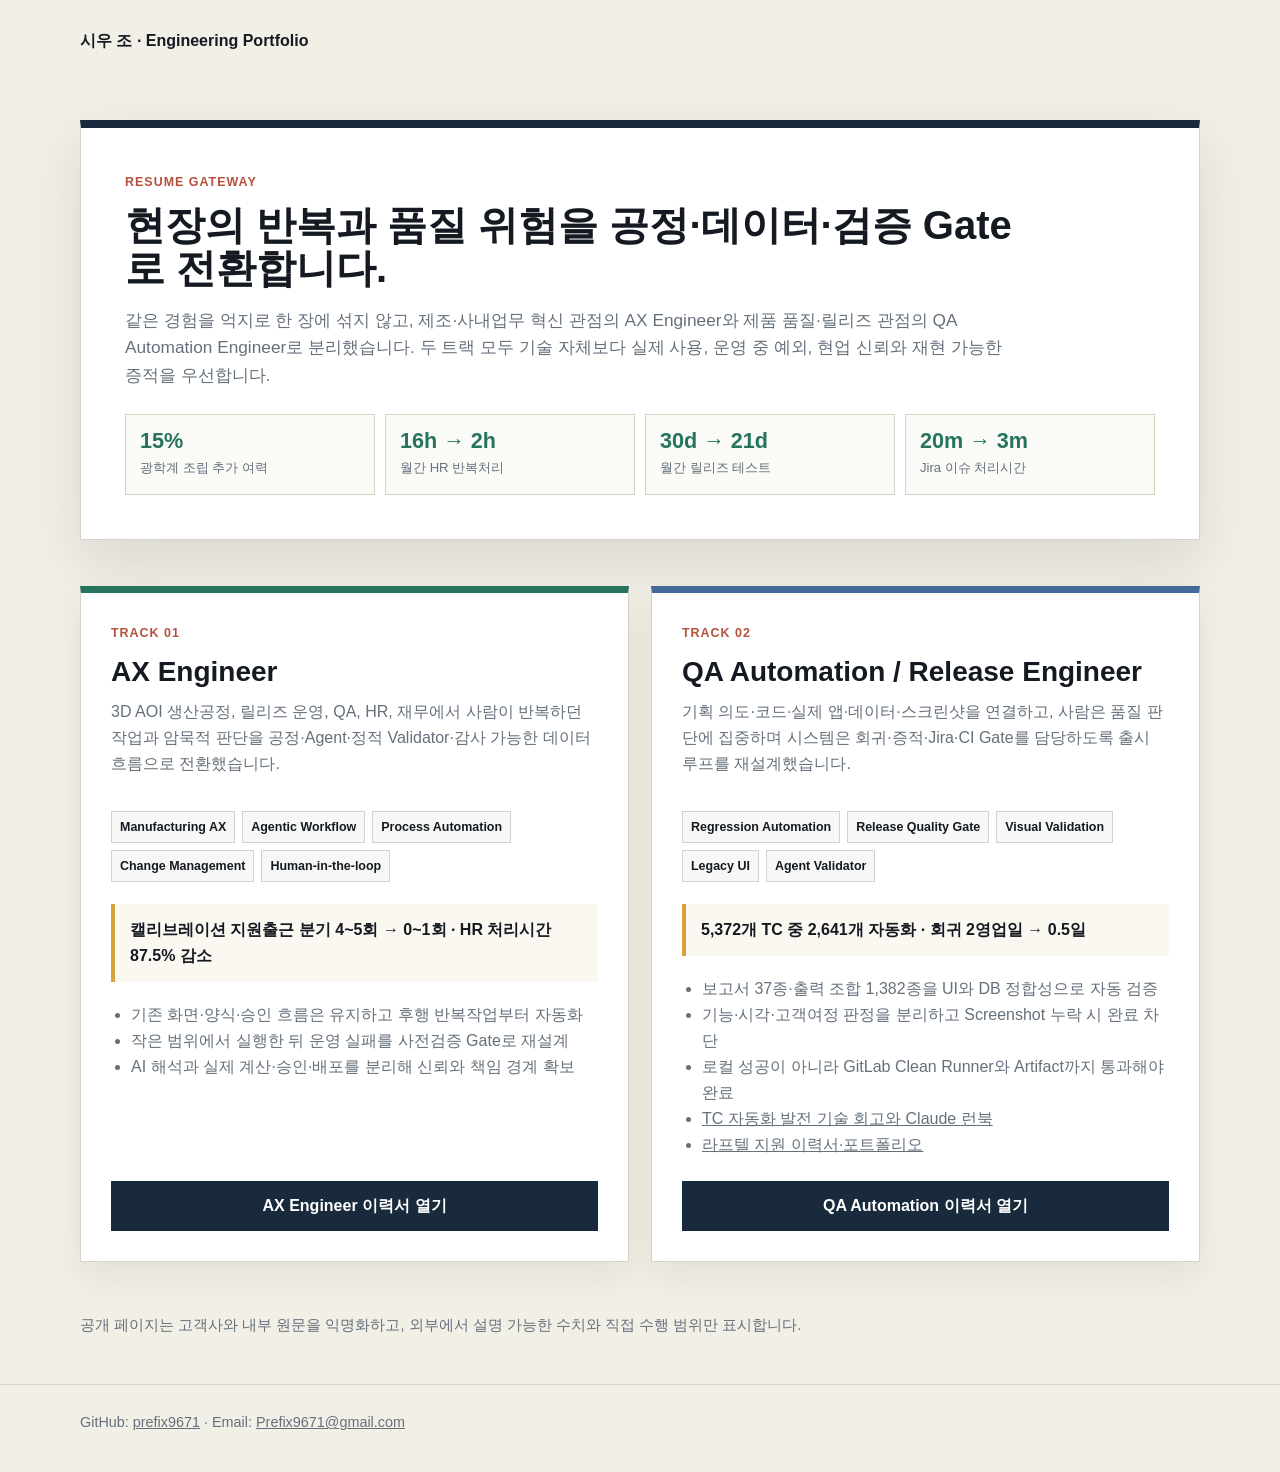
<file: index.html>
<!DOCTYPE html>
<html lang="ko">
<head>
  <meta charset="utf-8">
  <meta name="viewport" content="width=device-width,initial-scale=1">
  <meta name="description" content="제조 현장·제품 품질·사내 업무 프로세스를 공정, 데이터, 자동화와 검증 Gate로 전환한 시우 조의 AX Engineer 및 QA Automation 포트폴리오">
  <meta name="author" content="시우 조">
  <meta property="og:title" content="Engineering Portfolio · 시우 조">
  <meta property="og:description" content="현장의 반복과 품질 위험을 운영 가능한 시스템으로 바꾸는 AX Engineer / QA Automation Engineer 포트폴리오">
  <meta property="og:type" content="website">
  <meta property="og:url" content="https://prefix9671.github.io/">
  <link rel="icon" href="data:,">
  <title>Engineering Portfolio · 시우 조</title>
  <style>
    :root{color-scheme:light;--paper:#f2efe7;--sheet:#fff;--ink:#151a22;--muted:#65707b;--line:#d8d2c4;--navy:#182a3c;--green:#27745e;--blue:#436a9a;--red:#b4513d;--gold:#d7a13b;--shadow:0 22px 54px rgba(20,24,32,.11)}
    *{box-sizing:border-box}body{margin:0;background:var(--paper);color:var(--ink);font-family:"Pretendard","Noto Sans KR","Segoe UI",Arial,sans-serif;line-height:1.62}a{color:inherit}.wrap{width:min(1120px,calc(100% - 36px));margin:0 auto}.header{padding:28px 0}.brand{font-weight:900;text-decoration:none}.hero{padding:38px 0 24px}.hero-panel{border:1px solid var(--line);border-top:8px solid var(--navy);background:var(--sheet);padding:44px;box-shadow:var(--shadow)}.eyebrow{margin:0 0 12px;color:var(--red);font-size:.78rem;font-weight:900;letter-spacing:.08em;text-transform:uppercase}h1,h2,h3,p{margin-top:0}h1{max-width:900px;margin-bottom:16px;font-size:2.5rem;line-height:1.08}.lead{max-width:880px;margin-bottom:0;color:var(--muted);font-size:1.08rem}.proof{display:grid;grid-template-columns:repeat(4,1fr);gap:10px;margin-top:24px}.proof div{border:1px solid var(--line);background:#fafaf7;padding:14px}.proof b{display:block;color:var(--green);font-size:1.35rem;line-height:1.15}.proof span{color:var(--muted);font-size:.82rem}.tracks{display:grid;grid-template-columns:repeat(2,minmax(0,1fr));gap:22px;padding:22px 0 52px}.track{display:flex;min-height:470px;flex-direction:column;border:1px solid var(--line);background:var(--sheet);padding:30px;box-shadow:0 14px 34px rgba(20,24,32,.07)}.track.ax{border-top:7px solid var(--green)}.track.qa{border-top:7px solid var(--blue)}.track h2{margin-bottom:10px;font-size:1.75rem;line-height:1.2}.track .summary{color:var(--muted);font-size:1rem}.tag-row{display:flex;flex-wrap:wrap;gap:7px;margin:18px 0}.tag{border:1px solid rgba(24,42,60,.18);background:#f7f8f6;padding:5px 8px;font-size:.78rem;font-weight:800}.metric{margin:4px 0 20px;border-left:4px solid var(--gold);background:#faf8f1;padding:13px 15px;font-weight:800}.track ul{margin:0 0 24px;padding-left:20px;color:var(--muted)}.button{display:inline-flex;align-items:center;justify-content:center;min-height:48px;margin-top:auto;border:1px solid var(--navy);background:var(--navy);color:#fff;padding:11px 18px;font-weight:900;text-decoration:none}.button:hover{transform:translateY(-1px)}.hint{padding:0 0 46px;color:var(--muted);font-size:.92rem}.footer{border-top:1px solid var(--line);padding:26px 0 38px;color:var(--muted);font-size:.9rem}@media(max-width:900px){.proof{grid-template-columns:repeat(2,1fr)}}@media(max-width:800px){h1{font-size:2rem}.tracks{grid-template-columns:1fr}.hero-panel,.track{padding:24px}.track{min-height:0}}@media(max-width:520px){.proof{grid-template-columns:1fr}}
  </style>
</head>
<body>
  <header class="header wrap"><a class="brand" href="/">시우 조 · Engineering Portfolio</a></header>
  <main>
    <section class="hero wrap">
      <div class="hero-panel">
        <p class="eyebrow">Resume Gateway</p>
        <h1>현장의 반복과 품질 위험을 공정·데이터·검증 Gate로 전환합니다.</h1>
        <p class="lead">같은 경험을 억지로 한 장에 섞지 않고, 제조·사내업무 혁신 관점의 AX Engineer와 제품 품질·릴리즈 관점의 QA Automation Engineer로 분리했습니다. 두 트랙 모두 기술 자체보다 실제 사용, 운영 중 예외, 현업 신뢰와 재현 가능한 증적을 우선합니다.</p>
        <div class="proof">
          <div><b>15%</b><span>광학계 조립 추가 여력</span></div>
          <div><b>16h → 2h</b><span>월간 HR 반복처리</span></div>
          <div><b>30d → 21d</b><span>월간 릴리즈 테스트</span></div>
          <div><b>20m → 3m</b><span>Jira 이슈 처리시간</span></div>
        </div>
      </div>
    </section>

    <section class="tracks wrap">
      <article class="track ax">
        <p class="eyebrow">Track 01</p>
        <h2>AX Engineer</h2>
        <p class="summary">3D AOI 생산공정, 릴리즈 운영, QA, HR, 재무에서 사람이 반복하던 작업과 암묵적 판단을 공정·Agent·정적 Validator·감사 가능한 데이터 흐름으로 전환했습니다.</p>
        <div class="tag-row"><span class="tag">Manufacturing AX</span><span class="tag">Agentic Workflow</span><span class="tag">Process Automation</span><span class="tag">Change Management</span><span class="tag">Human-in-the-loop</span></div>
        <div class="metric">캘리브레이션 지원출근 분기 4~5회 → 0~1회 · HR 처리시간 87.5% 감소</div>
        <ul>
          <li>기존 화면·양식·승인 흐름은 유지하고 후행 반복작업부터 자동화</li>
          <li>작은 범위에서 실행한 뒤 운영 실패를 사전검증 Gate로 재설계</li>
          <li>AI 해석과 실제 계산·승인·배포를 분리해 신뢰와 책임 경계 확보</li>
        </ul>
        <a class="button" href="resume/ax-engineer.html">AX Engineer 이력서 열기</a>
      </article>

      <article class="track qa">
        <p class="eyebrow">Track 02</p>
        <h2>QA Automation / Release Engineer</h2>
        <p class="summary">기획 의도·코드·실제 앱·데이터·스크린샷을 연결하고, 사람은 품질 판단에 집중하며 시스템은 회귀·증적·Jira·CI Gate를 담당하도록 출시 루프를 재설계했습니다.</p>
        <div class="tag-row"><span class="tag">Regression Automation</span><span class="tag">Release Quality Gate</span><span class="tag">Visual Validation</span><span class="tag">Legacy UI</span><span class="tag">Agent Validator</span></div>
        <div class="metric">5,372개 TC 중 2,641개 자동화 · 회귀 2영업일 → 0.5일</div>
        <ul>
          <li>보고서 37종·출력 조합 1,382종을 UI와 DB 정합성으로 자동 검증</li>
          <li>기능·시각·고객여정 판정을 분리하고 Screenshot 누락 시 완료 차단</li>
          <li>로컬 성공이 아니라 GitLab Clean Runner와 Artifact까지 통과해야 완료</li>
          <li><a href="portfolio/tc-automation-evolution.html">TC 자동화 발전 기술 회고와 Claude 런북</a></li>
          <li><a href="https://prefix9671.github.io/laftel-qa-portfolio/">라프텔 지원 이력서·포트폴리오</a></li>
        </ul>
        <a class="button" href="resume/qa-automation.html">QA Automation 이력서 열기</a>
      </article>
    </section>

    <p class="hint wrap">공개 페이지는 고객사와 내부 원문을 익명화하고, 외부에서 설명 가능한 수치와 직접 수행 범위만 표시합니다.</p>
  </main>
  <footer class="footer"><div class="wrap">GitHub: <a href="https://github.com/prefix9671">prefix9671</a> · Email: <a href="mailto:Prefix9671@gmail.com">Prefix9671@gmail.com</a></div></footer>
</body>
</html>
</file>
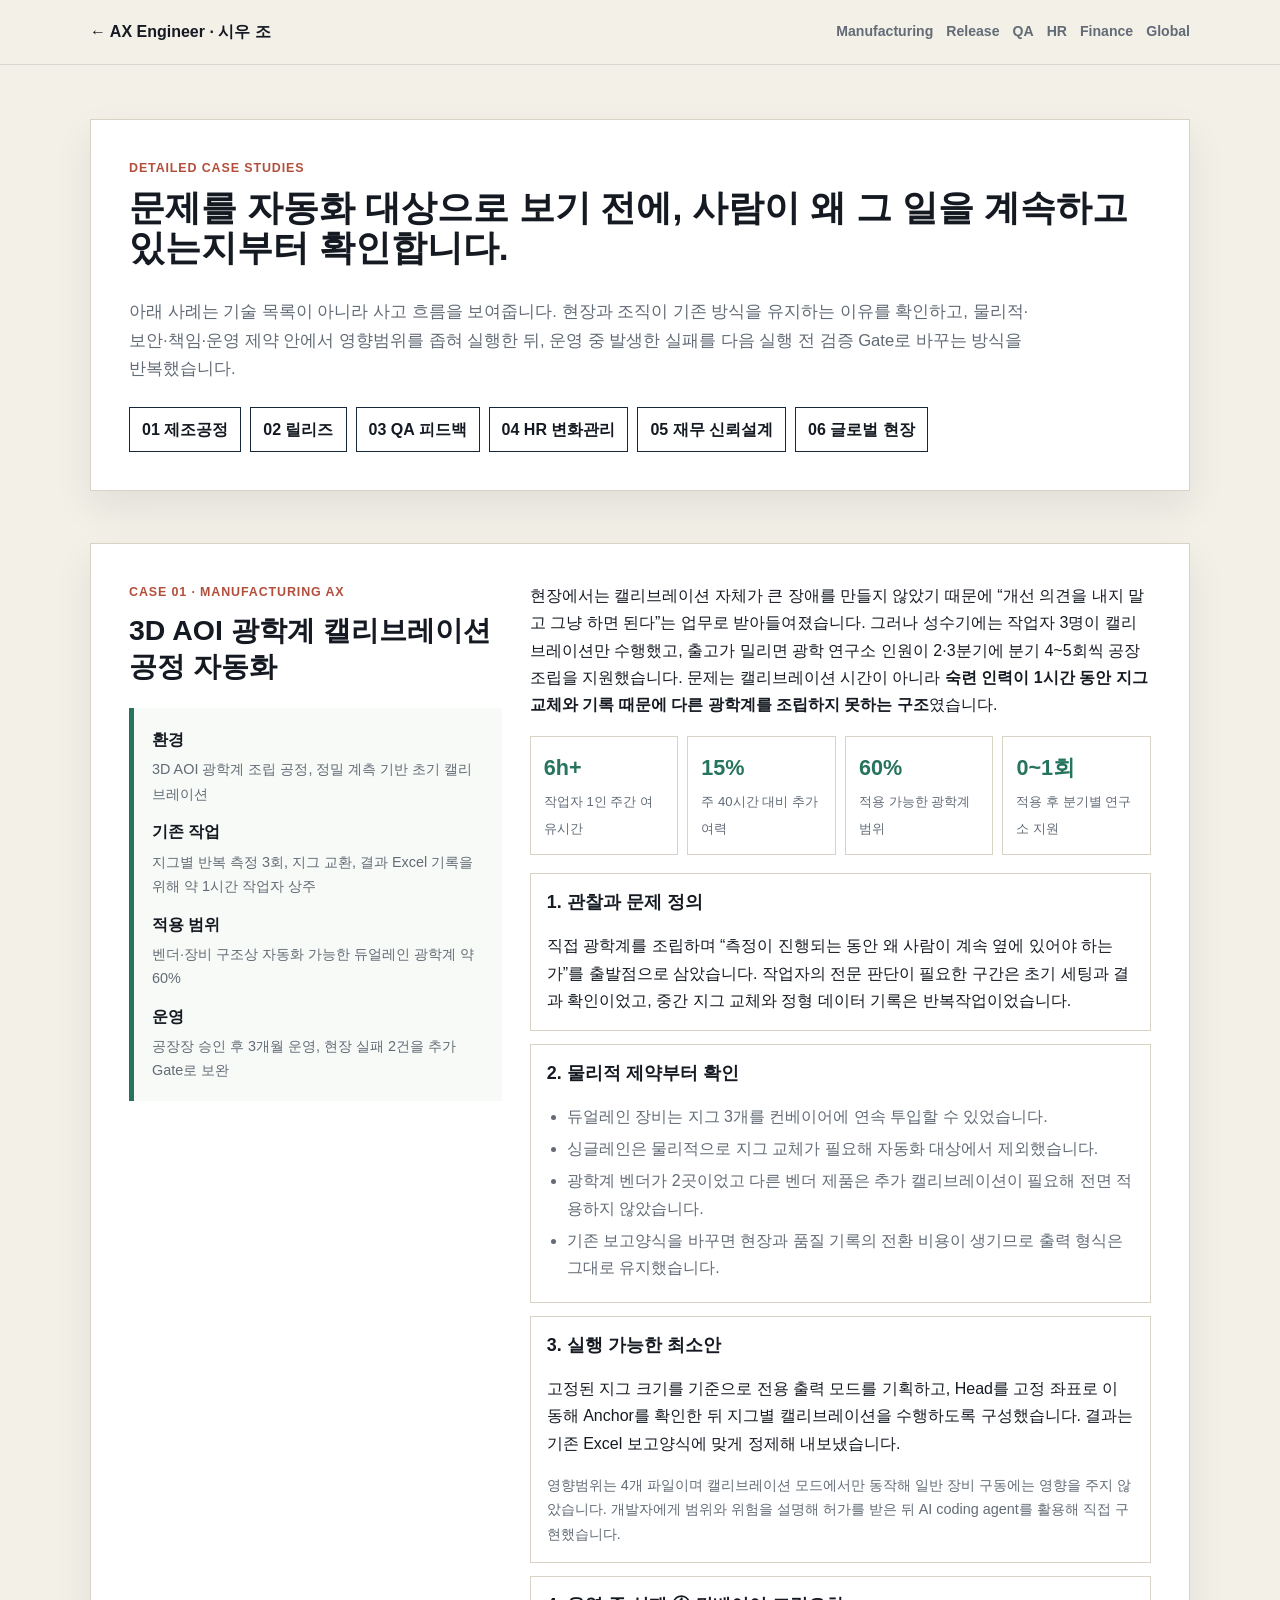
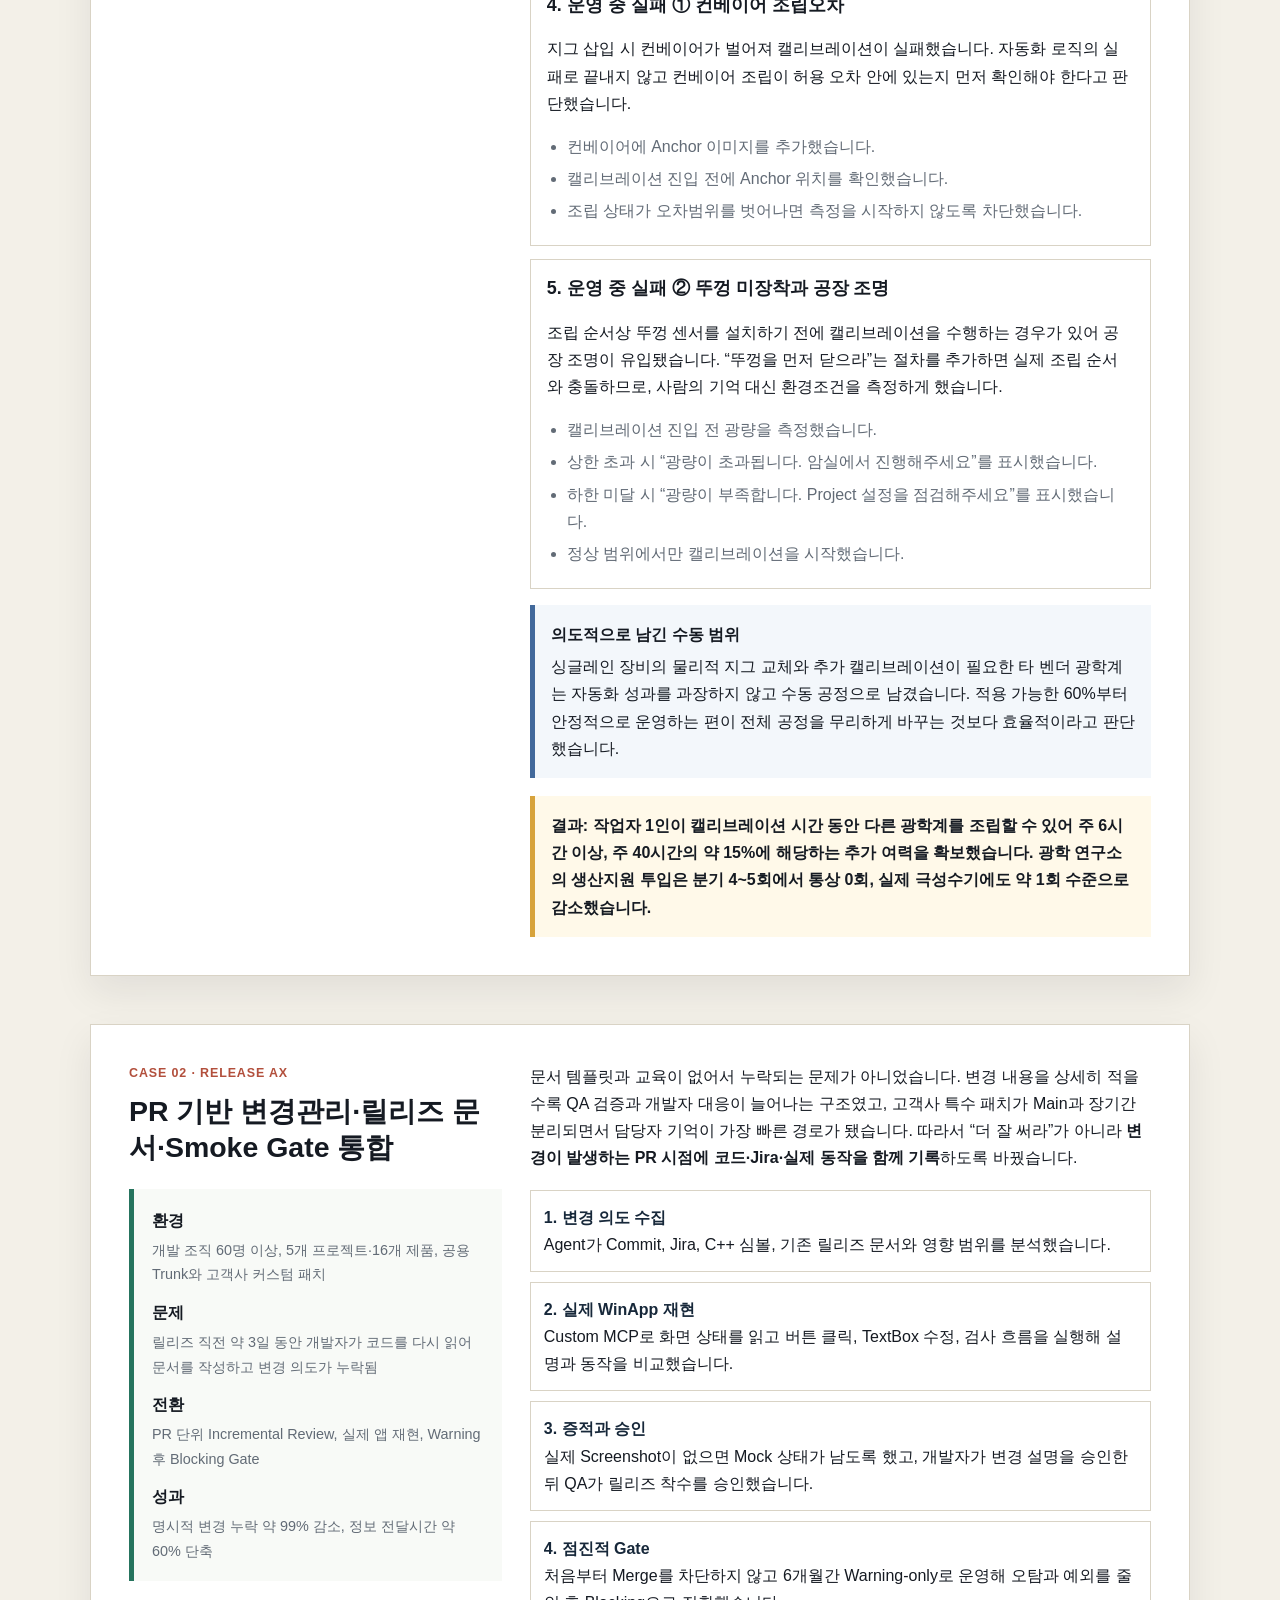
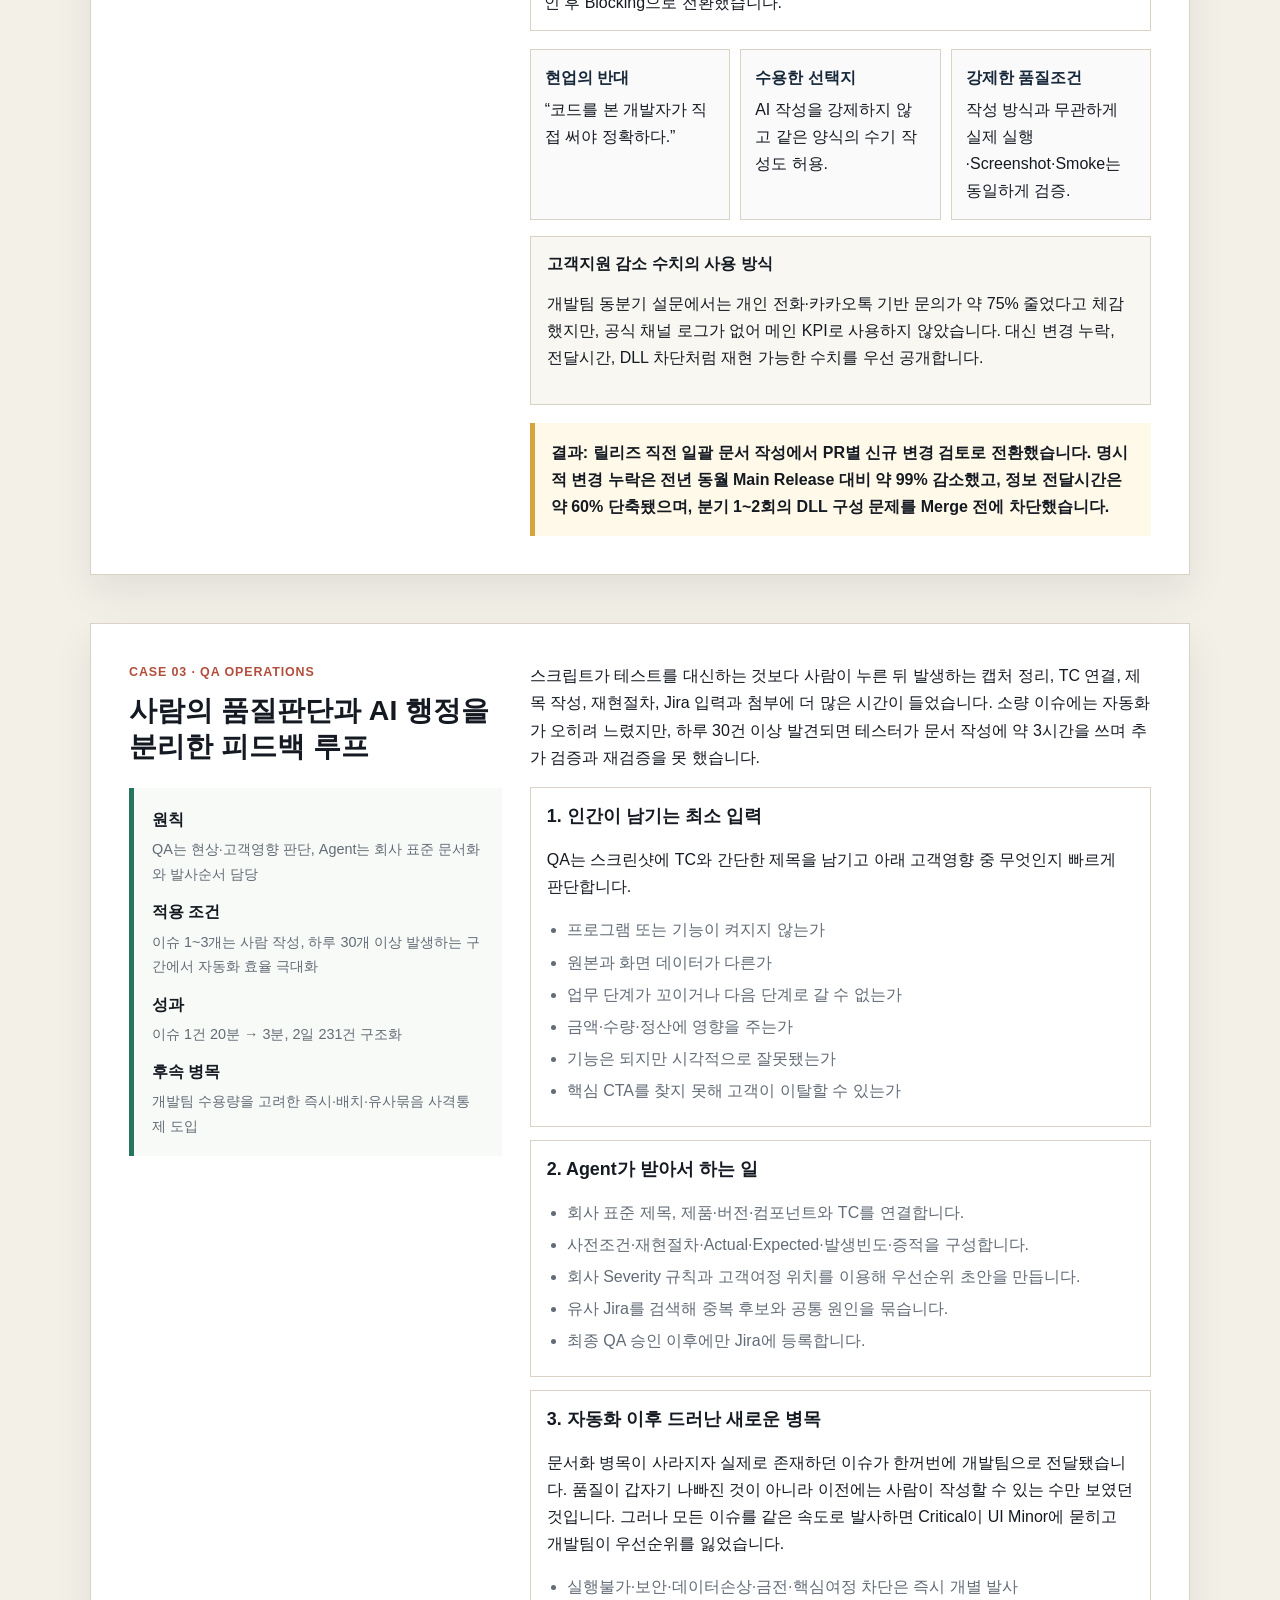
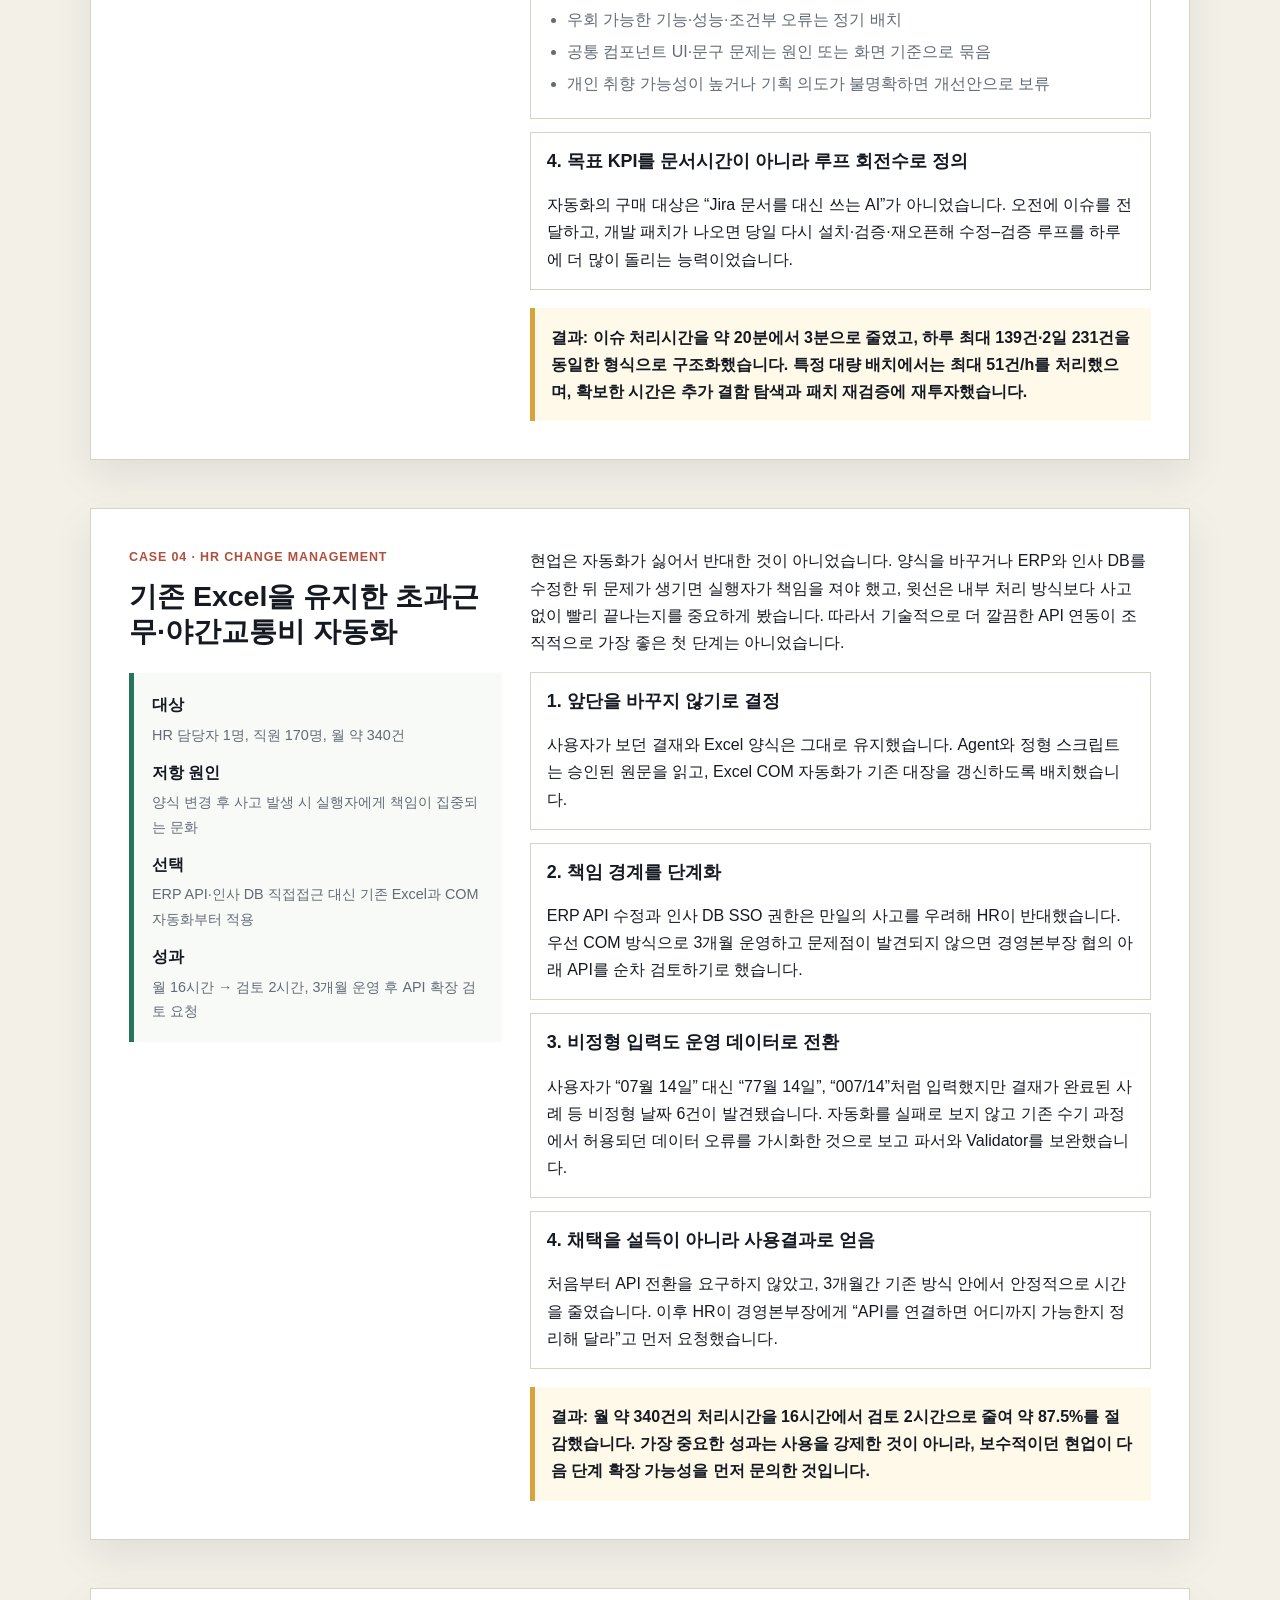
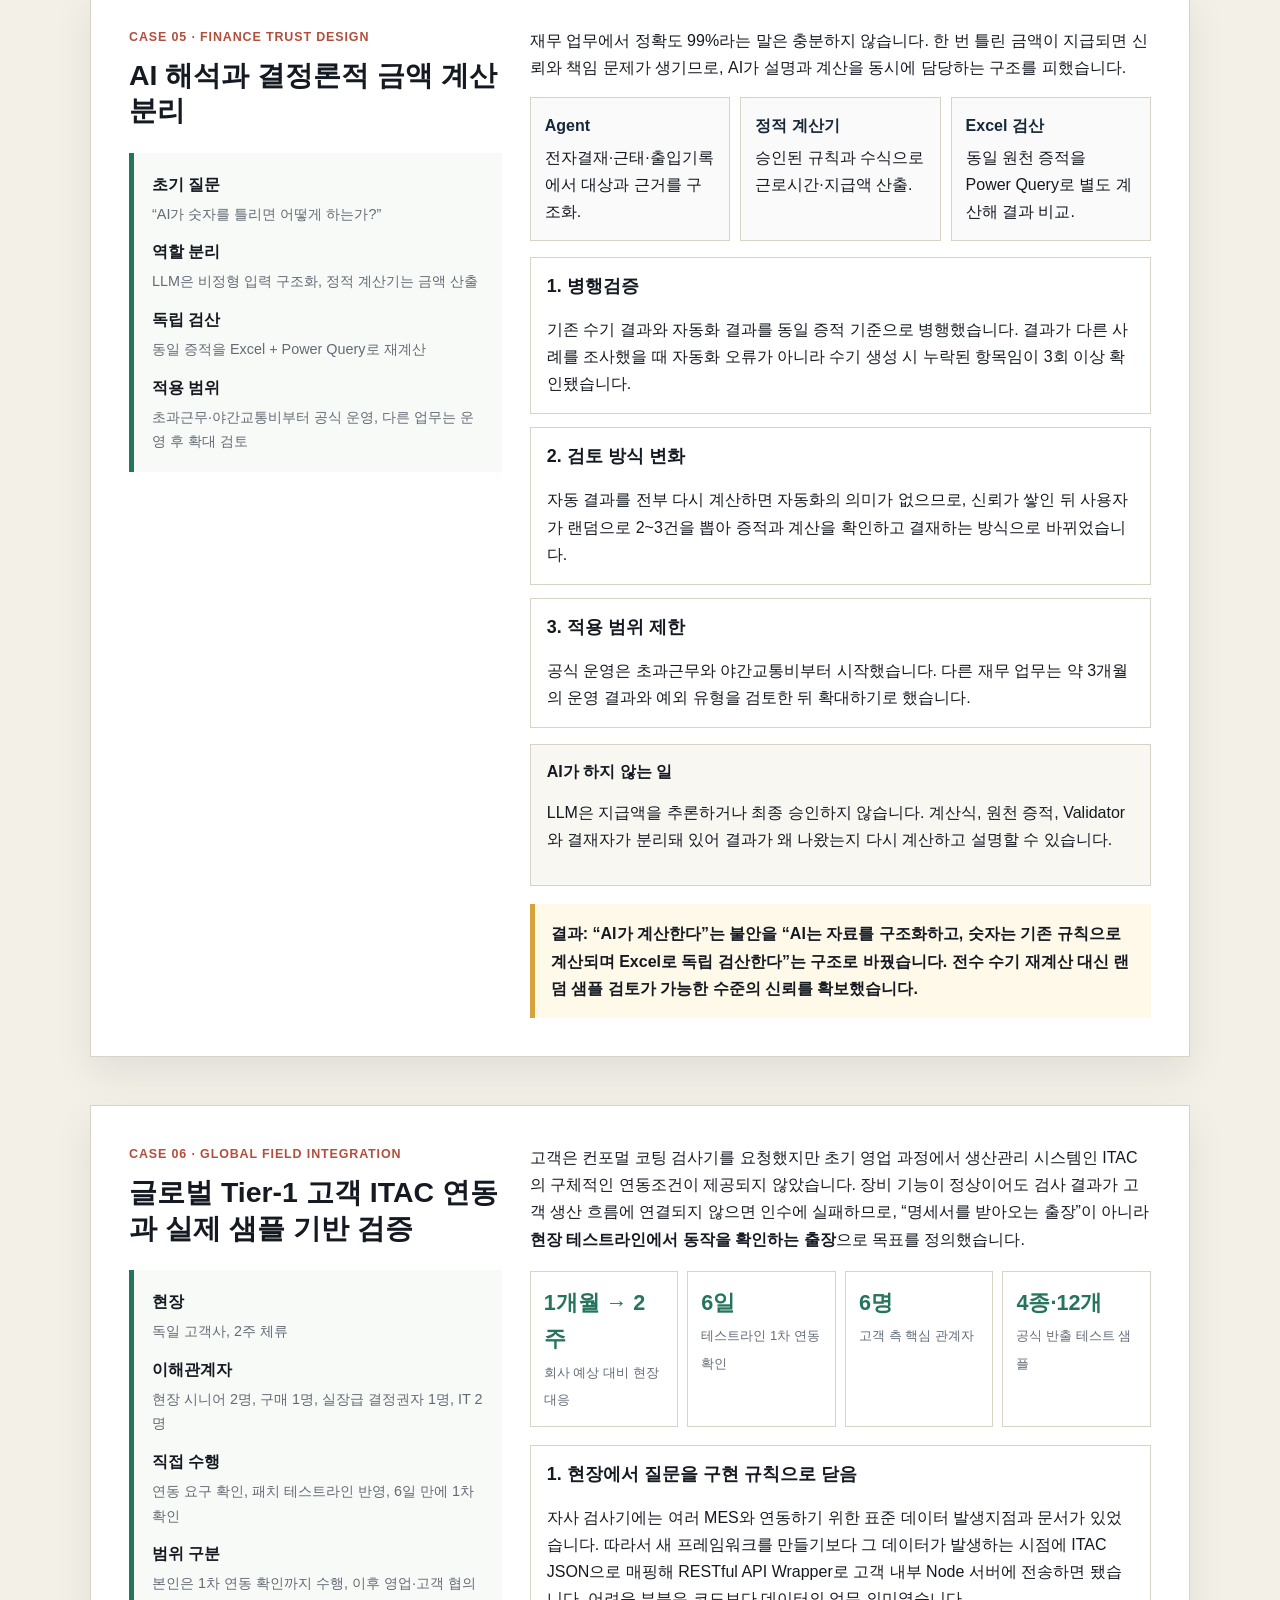
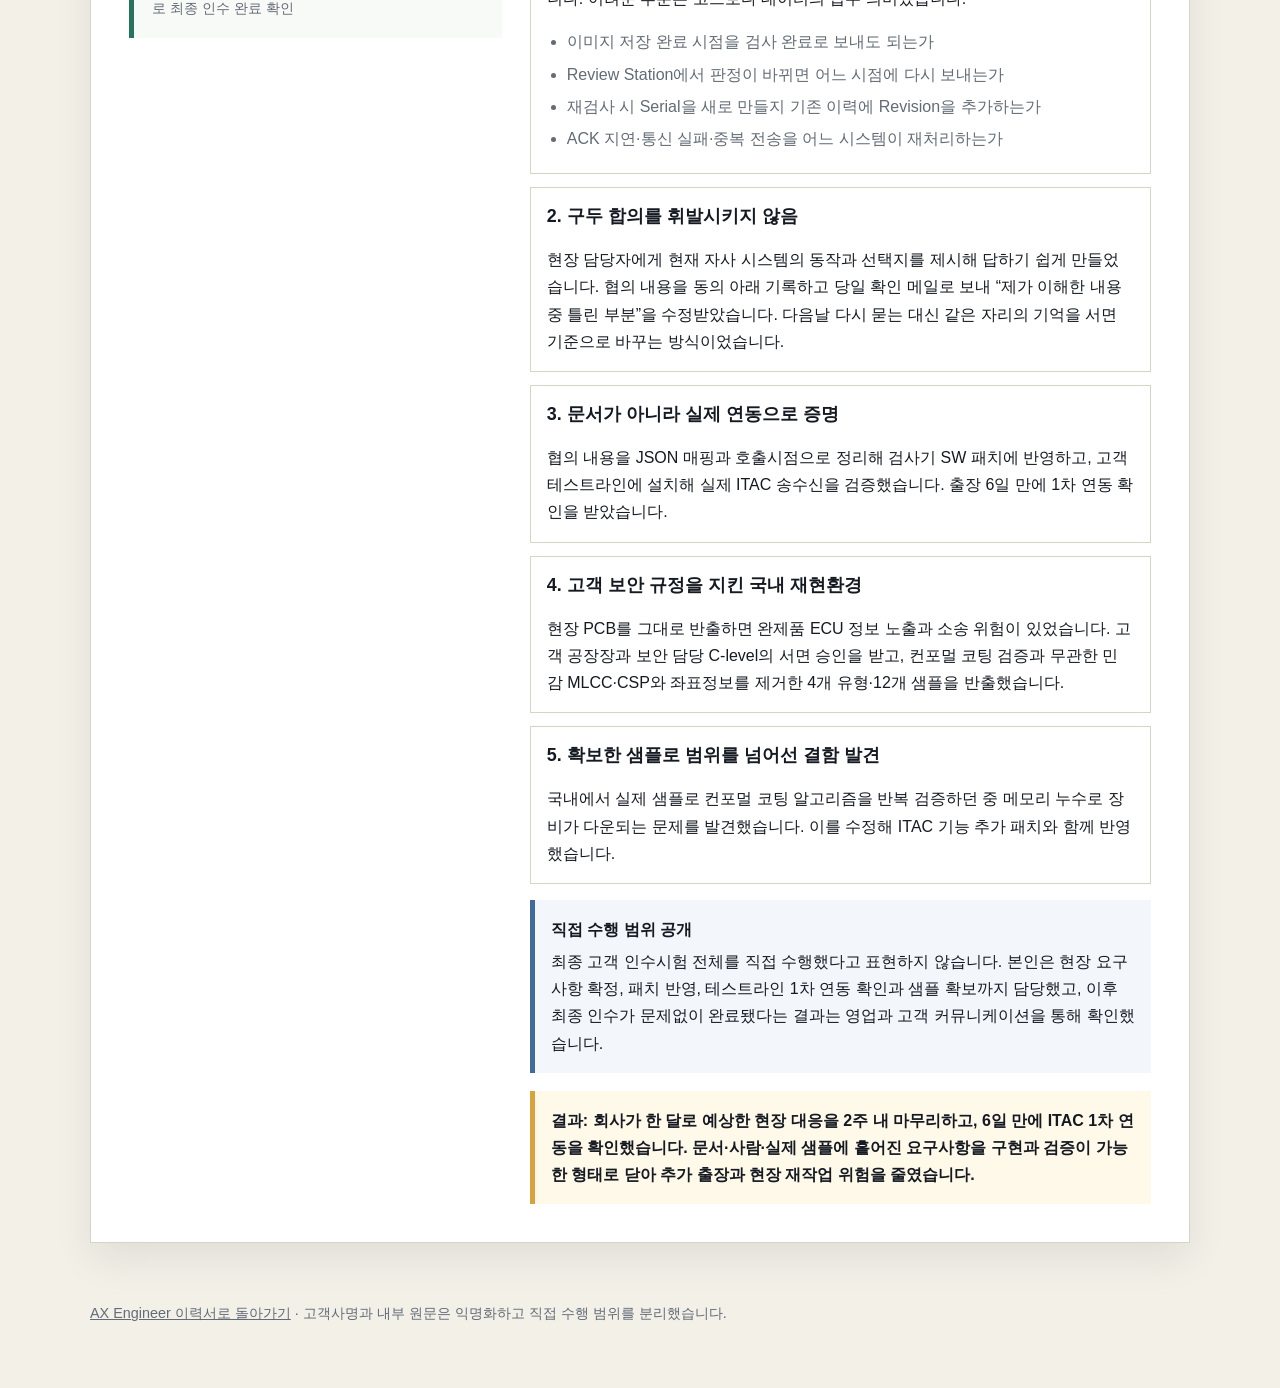
<file: portfolio/ax-engineer.html>
<!doctype html>
<html lang="ko">
<head>
  <meta charset="utf-8">
  <meta name="viewport" content="width=device-width,initial-scale=1">
  <meta name="description" content="제조 현장·릴리즈·QA·HR·재무·글로벌 고객 연동을 실제 운영 자동화로 전환한 AX Engineer 상세 사례">
  <meta name="author" content="시우 조">
  <title>AX Engineer Case Studies · 시우 조</title>
  <style>
    :root{--paper:#f3f0e8;--sheet:#fff;--ink:#151a22;--muted:#626b76;--line:#d9d3c5;--navy:#17283a;--green:#26745e;--red:#b24f3c;--gold:#d7a33c;--blue:#42699b;--purple:#715788;--shadow:0 16px 36px rgba(20,24,32,.08)}
    *{box-sizing:border-box}html{scroll-behavior:smooth}body{margin:0;background:var(--paper);color:var(--ink);font-family:"Pretendard","Noto Sans KR","Segoe UI",Arial,sans-serif;line-height:1.7}a{color:inherit}.wrap{width:min(1100px,calc(100% - 36px));margin:0 auto}.header{position:sticky;top:0;z-index:10;border-bottom:1px solid rgba(20,24,32,.12);background:rgba(243,240,232,.94);backdrop-filter:blur(12px)}.nav{display:flex;justify-content:space-between;align-items:center;min-height:64px;gap:18px}.nav a{text-decoration:none;font-weight:800}.nav-links{display:flex;flex-wrap:wrap;gap:13px;color:var(--muted);font-size:.88rem}.hero{padding:54px 0 28px}.sheet{border:1px solid var(--line);background:var(--sheet);box-shadow:var(--shadow);padding:38px}.eyebrow{margin:0 0 10px;color:var(--red);font-size:.78rem;font-weight:900;letter-spacing:.07em;text-transform:uppercase}h1,h2,h3,h4,p{margin-top:0}h1{font-size:2.22rem;line-height:1.12}h2{font-size:1.78rem;line-height:1.25}h3{font-size:1.12rem;line-height:1.35}h4{margin-bottom:6px;color:var(--navy);font-size:1rem}.lead{max-width:900px;color:var(--muted);font-size:1.04rem}.toc{display:flex;flex-wrap:wrap;gap:9px;margin-top:24px}.toc a{border:1px solid var(--navy);background:#fff;padding:8px 12px;text-decoration:none;font-weight:800}.case{padding:24px 0}.case-grid{display:grid;grid-template-columns:.75fr 1.25fr;gap:28px}.meta{position:sticky;top:88px;border-left:5px solid var(--green);background:#f8faf7;padding:18px}.meta strong{display:block;margin-top:12px;margin-bottom:4px}.meta strong:first-child{margin-top:0}.meta span{display:block;color:var(--muted);font-size:.9rem}.stats{display:grid;grid-template-columns:repeat(4,1fr);gap:9px;margin:18px 0}.stat{border:1px solid var(--line);background:#fff;padding:13px}.stat b{display:block;color:var(--green);font-size:1.35rem}.stat span{color:var(--muted);font-size:.82rem}.story{display:grid;gap:13px}.story section{border:1px solid var(--line);background:#fff;padding:16px}.story section p:last-child,.story section ul:last-child{margin-bottom:0}.story ul{margin:7px 0 0;padding-left:20px;color:var(--muted)}.story li{margin:5px 0}.flow{display:grid;gap:10px;margin:18px 0}.flow div{border:1px solid var(--line);background:#fff;padding:13px}.flow b{color:var(--navy)}.result{border-left:5px solid var(--gold);background:#fff9e9;padding:16px;margin-top:18px;font-weight:900}.guardrail{border:1px solid var(--line);background:#f8f7f2;padding:16px;margin-top:16px}.guardrail h3{font-size:1rem}.tradeoff{border-left:5px solid var(--blue);background:#f3f7fb;padding:16px;margin-top:16px}.tradeoff strong{display:block;margin-bottom:5px}.quote{border-left:4px solid var(--red);background:#fff;padding:14px 16px;margin:12px 0;color:var(--muted)}.decision{display:grid;grid-template-columns:repeat(3,1fr);gap:10px;margin:16px 0}.decision div{border:1px solid var(--line);background:#fafafa;padding:14px}.decision b{display:block;margin-bottom:5px;color:var(--navy)}.scope{font-size:.9rem;color:var(--muted)}.footer{padding:34px 0 48px;color:var(--muted);font-size:.9rem}@media(max-width:900px){.stats,.decision{grid-template-columns:repeat(2,1fr)}}@media(max-width:800px){.case-grid{grid-template-columns:1fr}.meta{position:static}.sheet{padding:24px}h1{font-size:1.68rem}h2{font-size:1.48rem}.nav{align-items:flex-start;flex-direction:column;padding:13px 0}}@media(max-width:520px){.stats,.decision{grid-template-columns:1fr}}
  </style>
</head>
<body>
<header class="header"><nav class="nav wrap"><a href="../resume/ax-engineer.html">← AX Engineer · 시우 조</a><div class="nav-links"><a href="#manufacturing">Manufacturing</a><a href="#release">Release</a><a href="#qa">QA</a><a href="#hr">HR</a><a href="#finance">Finance</a><a href="#global">Global</a></div></nav></header>
<main>
  <section class="hero wrap"><div class="sheet"><p class="eyebrow">Detailed Case Studies</p><h1>문제를 자동화 대상으로 보기 전에, 사람이 왜 그 일을 계속하고 있는지부터 확인합니다.</h1><p class="lead">아래 사례는 기술 목록이 아니라 사고 흐름을 보여줍니다. 현장과 조직이 기존 방식을 유지하는 이유를 확인하고, 물리적·보안·책임·운영 제약 안에서 영향범위를 좁혀 실행한 뒤, 운영 중 발생한 실패를 다음 실행 전 검증 Gate로 바꾸는 방식을 반복했습니다.</p><div class="toc"><a href="#manufacturing">01 제조공정</a><a href="#release">02 릴리즈</a><a href="#qa">03 QA 피드백</a><a href="#hr">04 HR 변화관리</a><a href="#finance">05 재무 신뢰설계</a><a href="#global">06 글로벌 현장</a></div></div></section>

  <section id="manufacturing" class="case wrap"><div class="sheet case-grid"><aside><p class="eyebrow">Case 01 · Manufacturing AX</p><h2>3D AOI 광학계 캘리브레이션 공정 자동화</h2><div class="meta"><strong>환경</strong><span>3D AOI 광학계 조립 공정, 정밀 계측 기반 초기 캘리브레이션</span><strong>기존 작업</strong><span>지그별 반복 측정 3회, 지그 교환, 결과 Excel 기록을 위해 약 1시간 작업자 상주</span><strong>적용 범위</strong><span>벤더·장비 구조상 자동화 가능한 듀얼레인 광학계 약 60%</span><strong>운영</strong><span>공장장 승인 후 3개월 운영, 현장 실패 2건을 추가 Gate로 보완</span></div></aside><article>
    <p>현장에서는 캘리브레이션 자체가 큰 장애를 만들지 않았기 때문에 “개선 의견을 내지 말고 그냥 하면 된다”는 업무로 받아들여졌습니다. 그러나 성수기에는 작업자 3명이 캘리브레이션만 수행했고, 출고가 밀리면 광학 연구소 인원이 2·3분기에 분기 4~5회씩 공장 조립을 지원했습니다. 문제는 캘리브레이션 시간이 아니라 <strong>숙련 인력이 1시간 동안 지그 교체와 기록 때문에 다른 광학계를 조립하지 못하는 구조</strong>였습니다.</p>
    <div class="stats"><div class="stat"><b>6h+</b><span>작업자 1인 주간 여유시간</span></div><div class="stat"><b>15%</b><span>주 40시간 대비 추가 여력</span></div><div class="stat"><b>60%</b><span>적용 가능한 광학계 범위</span></div><div class="stat"><b>0~1회</b><span>적용 후 분기별 연구소 지원</span></div></div>
    <div class="story">
      <section><h3>1. 관찰과 문제 정의</h3><p>직접 광학계를 조립하며 “측정이 진행되는 동안 왜 사람이 계속 옆에 있어야 하는가”를 출발점으로 삼았습니다. 작업자의 전문 판단이 필요한 구간은 초기 세팅과 결과 확인이었고, 중간 지그 교체와 정형 데이터 기록은 반복작업이었습니다.</p></section>
      <section><h3>2. 물리적 제약부터 확인</h3><ul><li>듀얼레인 장비는 지그 3개를 컨베이어에 연속 투입할 수 있었습니다.</li><li>싱글레인은 물리적으로 지그 교체가 필요해 자동화 대상에서 제외했습니다.</li><li>광학계 벤더가 2곳이었고 다른 벤더 제품은 추가 캘리브레이션이 필요해 전면 적용하지 않았습니다.</li><li>기존 보고양식을 바꾸면 현장과 품질 기록의 전환 비용이 생기므로 출력 형식은 그대로 유지했습니다.</li></ul></section>
      <section><h3>3. 실행 가능한 최소안</h3><p>고정된 지그 크기를 기준으로 전용 출력 모드를 기획하고, Head를 고정 좌표로 이동해 Anchor를 확인한 뒤 지그별 캘리브레이션을 수행하도록 구성했습니다. 결과는 기존 Excel 보고양식에 맞게 정제해 내보냈습니다.</p><p class="scope">영향범위는 4개 파일이며 캘리브레이션 모드에서만 동작해 일반 장비 구동에는 영향을 주지 않았습니다. 개발자에게 범위와 위험을 설명해 허가를 받은 뒤 AI coding agent를 활용해 직접 구현했습니다.</p></section>
      <section><h3>4. 운영 중 실패 ① 컨베이어 조립오차</h3><p>지그 삽입 시 컨베이어가 벌어져 캘리브레이션이 실패했습니다. 자동화 로직의 실패로 끝내지 않고 컨베이어 조립이 허용 오차 안에 있는지 먼저 확인해야 한다고 판단했습니다.</p><ul><li>컨베이어에 Anchor 이미지를 추가했습니다.</li><li>캘리브레이션 진입 전에 Anchor 위치를 확인했습니다.</li><li>조립 상태가 오차범위를 벗어나면 측정을 시작하지 않도록 차단했습니다.</li></ul></section>
      <section><h3>5. 운영 중 실패 ② 뚜껑 미장착과 공장 조명</h3><p>조립 순서상 뚜껑 센서를 설치하기 전에 캘리브레이션을 수행하는 경우가 있어 공장 조명이 유입됐습니다. “뚜껑을 먼저 닫으라”는 절차를 추가하면 실제 조립 순서와 충돌하므로, 사람의 기억 대신 환경조건을 측정하게 했습니다.</p><ul><li>캘리브레이션 진입 전 광량을 측정했습니다.</li><li>상한 초과 시 “광량이 초과됩니다. 암실에서 진행해주세요”를 표시했습니다.</li><li>하한 미달 시 “광량이 부족합니다. Project 설정을 점검해주세요”를 표시했습니다.</li><li>정상 범위에서만 캘리브레이션을 시작했습니다.</li></ul></section>
    </div>
    <div class="tradeoff"><strong>의도적으로 남긴 수동 범위</strong>싱글레인 장비의 물리적 지그 교체와 추가 캘리브레이션이 필요한 타 벤더 광학계는 자동화 성과를 과장하지 않고 수동 공정으로 남겼습니다. 적용 가능한 60%부터 안정적으로 운영하는 편이 전체 공정을 무리하게 바꾸는 것보다 효율적이라고 판단했습니다.</div>
    <div class="result">결과: 작업자 1인이 캘리브레이션 시간 동안 다른 광학계를 조립할 수 있어 주 6시간 이상, 주 40시간의 약 15%에 해당하는 추가 여력을 확보했습니다. 광학 연구소의 생산지원 투입은 분기 4~5회에서 통상 0회, 실제 극성수기에도 약 1회 수준으로 감소했습니다.</div>
  </article></div></section>

  <section id="release" class="case wrap"><div class="sheet case-grid"><aside><p class="eyebrow">Case 02 · Release AX</p><h2>PR 기반 변경관리·릴리즈 문서·Smoke Gate 통합</h2><div class="meta"><strong>환경</strong><span>개발 조직 60명 이상, 5개 프로젝트·16개 제품, 공용 Trunk와 고객사 커스텀 패치</span><strong>문제</strong><span>릴리즈 직전 약 3일 동안 개발자가 코드를 다시 읽어 문서를 작성하고 변경 의도가 누락됨</span><strong>전환</strong><span>PR 단위 Incremental Review, 실제 앱 재현, Warning 후 Blocking Gate</span><strong>성과</strong><span>명시적 변경 누락 약 99% 감소, 정보 전달시간 약 60% 단축</span></div></aside><article>
    <p>문서 템플릿과 교육이 없어서 누락되는 문제가 아니었습니다. 변경 내용을 상세히 적을수록 QA 검증과 개발자 대응이 늘어나는 구조였고, 고객사 특수 패치가 Main과 장기간 분리되면서 담당자 기억이 가장 빠른 경로가 됐습니다. 따라서 “더 잘 써라”가 아니라 <strong>변경이 발생하는 PR 시점에 코드·Jira·실제 동작을 함께 기록</strong>하도록 바꿨습니다.</p>
    <div class="flow"><div><b>1. 변경 의도 수집</b><br>Agent가 Commit, Jira, C++ 심볼, 기존 릴리즈 문서와 영향 범위를 분석했습니다.</div><div><b>2. 실제 WinApp 재현</b><br>Custom MCP로 화면 상태를 읽고 버튼 클릭, TextBox 수정, 검사 흐름을 실행해 설명과 동작을 비교했습니다.</div><div><b>3. 증적과 승인</b><br>실제 Screenshot이 없으면 Mock 상태가 남도록 했고, 개발자가 변경 설명을 승인한 뒤 QA가 릴리즈 착수를 승인했습니다.</div><div><b>4. 점진적 Gate</b><br>처음부터 Merge를 차단하지 않고 6개월간 Warning-only로 운영해 오탐과 예외를 줄인 후 Blocking으로 전환했습니다.</div></div>
    <div class="decision"><div><b>현업의 반대</b><span>“코드를 본 개발자가 직접 써야 정확하다.”</span></div><div><b>수용한 선택지</b><span>AI 작성을 강제하지 않고 같은 양식의 수기 작성도 허용.</span></div><div><b>강제한 품질조건</b><span>작성 방식과 무관하게 실제 실행·Screenshot·Smoke는 동일하게 검증.</span></div></div>
    <div class="guardrail"><h3>고객지원 감소 수치의 사용 방식</h3><p>개발팀 동분기 설문에서는 개인 전화·카카오톡 기반 문의가 약 75% 줄었다고 체감했지만, 공식 채널 로그가 없어 메인 KPI로 사용하지 않았습니다. 대신 변경 누락, 전달시간, DLL 차단처럼 재현 가능한 수치를 우선 공개합니다.</p></div>
    <div class="result">결과: 릴리즈 직전 일괄 문서 작성에서 PR별 신규 변경 검토로 전환했습니다. 명시적 변경 누락은 전년 동월 Main Release 대비 약 99% 감소했고, 정보 전달시간은 약 60% 단축됐으며, 분기 1~2회의 DLL 구성 문제를 Merge 전에 차단했습니다.</div>
  </article></div></section>

  <section id="qa" class="case wrap"><div class="sheet case-grid"><aside><p class="eyebrow">Case 03 · QA Operations</p><h2>사람의 품질판단과 AI 행정을 분리한 피드백 루프</h2><div class="meta"><strong>원칙</strong><span>QA는 현상·고객영향 판단, Agent는 회사 표준 문서화와 발사순서 담당</span><strong>적용 조건</strong><span>이슈 1~3개는 사람 작성, 하루 30개 이상 발생하는 구간에서 자동화 효율 극대화</span><strong>성과</strong><span>이슈 1건 20분 → 3분, 2일 231건 구조화</span><strong>후속 병목</strong><span>개발팀 수용량을 고려한 즉시·배치·유사묶음 사격통제 도입</span></div></aside><article>
    <p>스크립트가 테스트를 대신하는 것보다 사람이 누른 뒤 발생하는 캡처 정리, TC 연결, 제목 작성, 재현절차, Jira 입력과 첨부에 더 많은 시간이 들었습니다. 소량 이슈에는 자동화가 오히려 느렸지만, 하루 30건 이상 발견되면 테스터가 문서 작성에 약 3시간을 쓰며 추가 검증과 재검증을 못 했습니다.</p>
    <div class="story">
      <section><h3>1. 인간이 남기는 최소 입력</h3><p>QA는 스크린샷에 TC와 간단한 제목을 남기고 아래 고객영향 중 무엇인지 빠르게 판단합니다.</p><ul><li>프로그램 또는 기능이 켜지지 않는가</li><li>원본과 화면 데이터가 다른가</li><li>업무 단계가 꼬이거나 다음 단계로 갈 수 없는가</li><li>금액·수량·정산에 영향을 주는가</li><li>기능은 되지만 시각적으로 잘못됐는가</li><li>핵심 CTA를 찾지 못해 고객이 이탈할 수 있는가</li></ul></section>
      <section><h3>2. Agent가 받아서 하는 일</h3><ul><li>회사 표준 제목, 제품·버전·컴포넌트와 TC를 연결합니다.</li><li>사전조건·재현절차·Actual·Expected·발생빈도·증적을 구성합니다.</li><li>회사 Severity 규칙과 고객여정 위치를 이용해 우선순위 초안을 만듭니다.</li><li>유사 Jira를 검색해 중복 후보와 공통 원인을 묶습니다.</li><li>최종 QA 승인 이후에만 Jira에 등록합니다.</li></ul></section>
      <section><h3>3. 자동화 이후 드러난 새로운 병목</h3><p>문서화 병목이 사라지자 실제로 존재하던 이슈가 한꺼번에 개발팀으로 전달됐습니다. 품질이 갑자기 나빠진 것이 아니라 이전에는 사람이 작성할 수 있는 수만 보였던 것입니다. 그러나 모든 이슈를 같은 속도로 발사하면 Critical이 UI Minor에 묻히고 개발팀이 우선순위를 잃었습니다.</p><ul><li>실행불가·보안·데이터손상·금전·핵심여정 차단은 즉시 개별 발사</li><li>우회 가능한 기능·성능·조건부 오류는 정기 배치</li><li>공통 컴포넌트 UI·문구 문제는 원인 또는 화면 기준으로 묶음</li><li>개인 취향 가능성이 높거나 기획 의도가 불명확하면 개선안으로 보류</li></ul></section>
      <section><h3>4. 목표 KPI를 문서시간이 아니라 루프 회전수로 정의</h3><p>자동화의 구매 대상은 “Jira 문서를 대신 쓰는 AI”가 아니었습니다. 오전에 이슈를 전달하고, 개발 패치가 나오면 당일 다시 설치·검증·재오픈해 수정–검증 루프를 하루에 더 많이 돌리는 능력이었습니다.</p></section>
    </div>
    <div class="result">결과: 이슈 처리시간을 약 20분에서 3분으로 줄였고, 하루 최대 139건·2일 231건을 동일한 형식으로 구조화했습니다. 특정 대량 배치에서는 최대 51건/h를 처리했으며, 확보한 시간은 추가 결함 탐색과 패치 재검증에 재투자했습니다.</div>
  </article></div></section>

  <section id="hr" class="case wrap"><div class="sheet case-grid"><aside><p class="eyebrow">Case 04 · HR Change Management</p><h2>기존 Excel을 유지한 초과근무·야간교통비 자동화</h2><div class="meta"><strong>대상</strong><span>HR 담당자 1명, 직원 170명, 월 약 340건</span><strong>저항 원인</strong><span>양식 변경 후 사고 발생 시 실행자에게 책임이 집중되는 문화</span><strong>선택</strong><span>ERP API·인사 DB 직접접근 대신 기존 Excel과 COM 자동화부터 적용</span><strong>성과</strong><span>월 16시간 → 검토 2시간, 3개월 운영 후 API 확장 검토 요청</span></div></aside><article>
    <p>현업은 자동화가 싫어서 반대한 것이 아니었습니다. 양식을 바꾸거나 ERP와 인사 DB를 수정한 뒤 문제가 생기면 실행자가 책임을 져야 했고, 윗선은 내부 처리 방식보다 사고 없이 빨리 끝나는지를 중요하게 봤습니다. 따라서 기술적으로 더 깔끔한 API 연동이 조직적으로 가장 좋은 첫 단계는 아니었습니다.</p>
    <div class="story">
      <section><h3>1. 앞단을 바꾸지 않기로 결정</h3><p>사용자가 보던 결재와 Excel 양식은 그대로 유지했습니다. Agent와 정형 스크립트는 승인된 원문을 읽고, Excel COM 자동화가 기존 대장을 갱신하도록 배치했습니다.</p></section>
      <section><h3>2. 책임 경계를 단계화</h3><p>ERP API 수정과 인사 DB SSO 권한은 만일의 사고를 우려해 HR이 반대했습니다. 우선 COM 방식으로 3개월 운영하고 문제점이 발견되지 않으면 경영본부장 협의 아래 API를 순차 검토하기로 했습니다.</p></section>
      <section><h3>3. 비정형 입력도 운영 데이터로 전환</h3><p>사용자가 “07월 14일” 대신 “77월 14일”, “007/14”처럼 입력했지만 결재가 완료된 사례 등 비정형 날짜 6건이 발견됐습니다. 자동화를 실패로 보지 않고 기존 수기 과정에서 허용되던 데이터 오류를 가시화한 것으로 보고 파서와 Validator를 보완했습니다.</p></section>
      <section><h3>4. 채택을 설득이 아니라 사용결과로 얻음</h3><p>처음부터 API 전환을 요구하지 않았고, 3개월간 기존 방식 안에서 안정적으로 시간을 줄였습니다. 이후 HR이 경영본부장에게 “API를 연결하면 어디까지 가능한지 정리해 달라”고 먼저 요청했습니다.</p></section>
    </div>
    <div class="result">결과: 월 약 340건의 처리시간을 16시간에서 검토 2시간으로 줄여 약 87.5%를 절감했습니다. 가장 중요한 성과는 사용을 강제한 것이 아니라, 보수적이던 현업이 다음 단계 확장 가능성을 먼저 문의한 것입니다.</div>
  </article></div></section>

  <section id="finance" class="case wrap"><div class="sheet case-grid"><aside><p class="eyebrow">Case 05 · Finance Trust Design</p><h2>AI 해석과 결정론적 금액 계산 분리</h2><div class="meta"><strong>초기 질문</strong><span>“AI가 숫자를 틀리면 어떻게 하는가?”</span><strong>역할 분리</strong><span>LLM은 비정형 입력 구조화, 정적 계산기는 금액 산출</span><strong>독립 검산</strong><span>동일 증적을 Excel + Power Query로 재계산</span><strong>적용 범위</strong><span>초과근무·야간교통비부터 공식 운영, 다른 업무는 운영 후 확대 검토</span></div></aside><article>
    <p>재무 업무에서 정확도 99%라는 말은 충분하지 않습니다. 한 번 틀린 금액이 지급되면 신뢰와 책임 문제가 생기므로, AI가 설명과 계산을 동시에 담당하는 구조를 피했습니다.</p>
    <div class="decision"><div><b>Agent</b><span>전자결재·근태·출입기록에서 대상과 근거를 구조화.</span></div><div><b>정적 계산기</b><span>승인된 규칙과 수식으로 근로시간·지급액 산출.</span></div><div><b>Excel 검산</b><span>동일 원천 증적을 Power Query로 별도 계산해 결과 비교.</span></div></div>
    <div class="story">
      <section><h3>1. 병행검증</h3><p>기존 수기 결과와 자동화 결과를 동일 증적 기준으로 병행했습니다. 결과가 다른 사례를 조사했을 때 자동화 오류가 아니라 수기 생성 시 누락된 항목임이 3회 이상 확인됐습니다.</p></section>
      <section><h3>2. 검토 방식 변화</h3><p>자동 결과를 전부 다시 계산하면 자동화의 의미가 없으므로, 신뢰가 쌓인 뒤 사용자가 랜덤으로 2~3건을 뽑아 증적과 계산을 확인하고 결재하는 방식으로 바뀌었습니다.</p></section>
      <section><h3>3. 적용 범위 제한</h3><p>공식 운영은 초과근무와 야간교통비부터 시작했습니다. 다른 재무 업무는 약 3개월의 운영 결과와 예외 유형을 검토한 뒤 확대하기로 했습니다.</p></section>
    </div>
    <div class="guardrail"><h3>AI가 하지 않는 일</h3><p>LLM은 지급액을 추론하거나 최종 승인하지 않습니다. 계산식, 원천 증적, Validator와 결재자가 분리돼 있어 결과가 왜 나왔는지 다시 계산하고 설명할 수 있습니다.</p></div>
    <div class="result">결과: “AI가 계산한다”는 불안을 “AI는 자료를 구조화하고, 숫자는 기존 규칙으로 계산되며 Excel로 독립 검산한다”는 구조로 바꿨습니다. 전수 수기 재계산 대신 랜덤 샘플 검토가 가능한 수준의 신뢰를 확보했습니다.</div>
  </article></div></section>

  <section id="global" class="case wrap"><div class="sheet case-grid"><aside><p class="eyebrow">Case 06 · Global Field Integration</p><h2>글로벌 Tier-1 고객 ITAC 연동과 실제 샘플 기반 검증</h2><div class="meta"><strong>현장</strong><span>독일 고객사, 2주 체류</span><strong>이해관계자</strong><span>현장 시니어 2명, 구매 1명, 실장급 결정권자 1명, IT 2명</span><strong>직접 수행</strong><span>연동 요구 확인, 패치 테스트라인 반영, 6일 만에 1차 확인</span><strong>범위 구분</strong><span>본인은 1차 연동 확인까지 수행, 이후 영업·고객 협의로 최종 인수 완료 확인</span></div></aside><article>
    <p>고객은 컨포멀 코팅 검사기를 요청했지만 초기 영업 과정에서 생산관리 시스템인 ITAC의 구체적인 연동조건이 제공되지 않았습니다. 장비 기능이 정상이어도 검사 결과가 고객 생산 흐름에 연결되지 않으면 인수에 실패하므로, “명세서를 받아오는 출장”이 아니라 <strong>현장 테스트라인에서 동작을 확인하는 출장</strong>으로 목표를 정의했습니다.</p>
    <div class="stats"><div class="stat"><b>1개월 → 2주</b><span>회사 예상 대비 현장 대응</span></div><div class="stat"><b>6일</b><span>테스트라인 1차 연동 확인</span></div><div class="stat"><b>6명</b><span>고객 측 핵심 관계자</span></div><div class="stat"><b>4종·12개</b><span>공식 반출 테스트 샘플</span></div></div>
    <div class="story">
      <section><h3>1. 현장에서 질문을 구현 규칙으로 닫음</h3><p>자사 검사기에는 여러 MES와 연동하기 위한 표준 데이터 발생지점과 문서가 있었습니다. 따라서 새 프레임워크를 만들기보다 그 데이터가 발생하는 시점에 ITAC JSON으로 매핑해 RESTful API Wrapper로 고객 내부 Node 서버에 전송하면 됐습니다. 어려운 부분은 코드보다 데이터의 업무 의미였습니다.</p><ul><li>이미지 저장 완료 시점을 검사 완료로 보내도 되는가</li><li>Review Station에서 판정이 바뀌면 어느 시점에 다시 보내는가</li><li>재검사 시 Serial을 새로 만들지 기존 이력에 Revision을 추가하는가</li><li>ACK 지연·통신 실패·중복 전송을 어느 시스템이 재처리하는가</li></ul></section>
      <section><h3>2. 구두 합의를 휘발시키지 않음</h3><p>현장 담당자에게 현재 자사 시스템의 동작과 선택지를 제시해 답하기 쉽게 만들었습니다. 협의 내용을 동의 아래 기록하고 당일 확인 메일로 보내 “제가 이해한 내용 중 틀린 부분”을 수정받았습니다. 다음날 다시 묻는 대신 같은 자리의 기억을 서면 기준으로 바꾸는 방식이었습니다.</p></section>
      <section><h3>3. 문서가 아니라 실제 연동으로 증명</h3><p>협의 내용을 JSON 매핑과 호출시점으로 정리해 검사기 SW 패치에 반영하고, 고객 테스트라인에 설치해 실제 ITAC 송수신을 검증했습니다. 출장 6일 만에 1차 연동 확인을 받았습니다.</p></section>
      <section><h3>4. 고객 보안 규정을 지킨 국내 재현환경</h3><p>현장 PCB를 그대로 반출하면 완제품 ECU 정보 노출과 소송 위험이 있었습니다. 고객 공장장과 보안 담당 C-level의 서면 승인을 받고, 컨포멀 코팅 검증과 무관한 민감 MLCC·CSP와 좌표정보를 제거한 4개 유형·12개 샘플을 반출했습니다.</p></section>
      <section><h3>5. 확보한 샘플로 범위를 넘어선 결함 발견</h3><p>국내에서 실제 샘플로 컨포멀 코팅 알고리즘을 반복 검증하던 중 메모리 누수로 장비가 다운되는 문제를 발견했습니다. 이를 수정해 ITAC 기능 추가 패치와 함께 반영했습니다.</p></section>
    </div>
    <div class="tradeoff"><strong>직접 수행 범위 공개</strong>최종 고객 인수시험 전체를 직접 수행했다고 표현하지 않습니다. 본인은 현장 요구사항 확정, 패치 반영, 테스트라인 1차 연동 확인과 샘플 확보까지 담당했고, 이후 최종 인수가 문제없이 완료됐다는 결과는 영업과 고객 커뮤니케이션을 통해 확인했습니다.</div>
    <div class="result">결과: 회사가 한 달로 예상한 현장 대응을 2주 내 마무리하고, 6일 만에 ITAC 1차 연동을 확인했습니다. 문서·사람·실제 샘플에 흩어진 요구사항을 구현과 검증이 가능한 형태로 닫아 추가 출장과 현장 재작업 위험을 줄였습니다.</div>
  </article></div></section>
</main>
<footer class="footer wrap"><p><a href="../resume/ax-engineer.html">AX Engineer 이력서로 돌아가기</a> · 고객사명과 내부 원문은 익명화하고 직접 수행 범위를 분리했습니다.</p></footer>
</body>
</html>
</file>
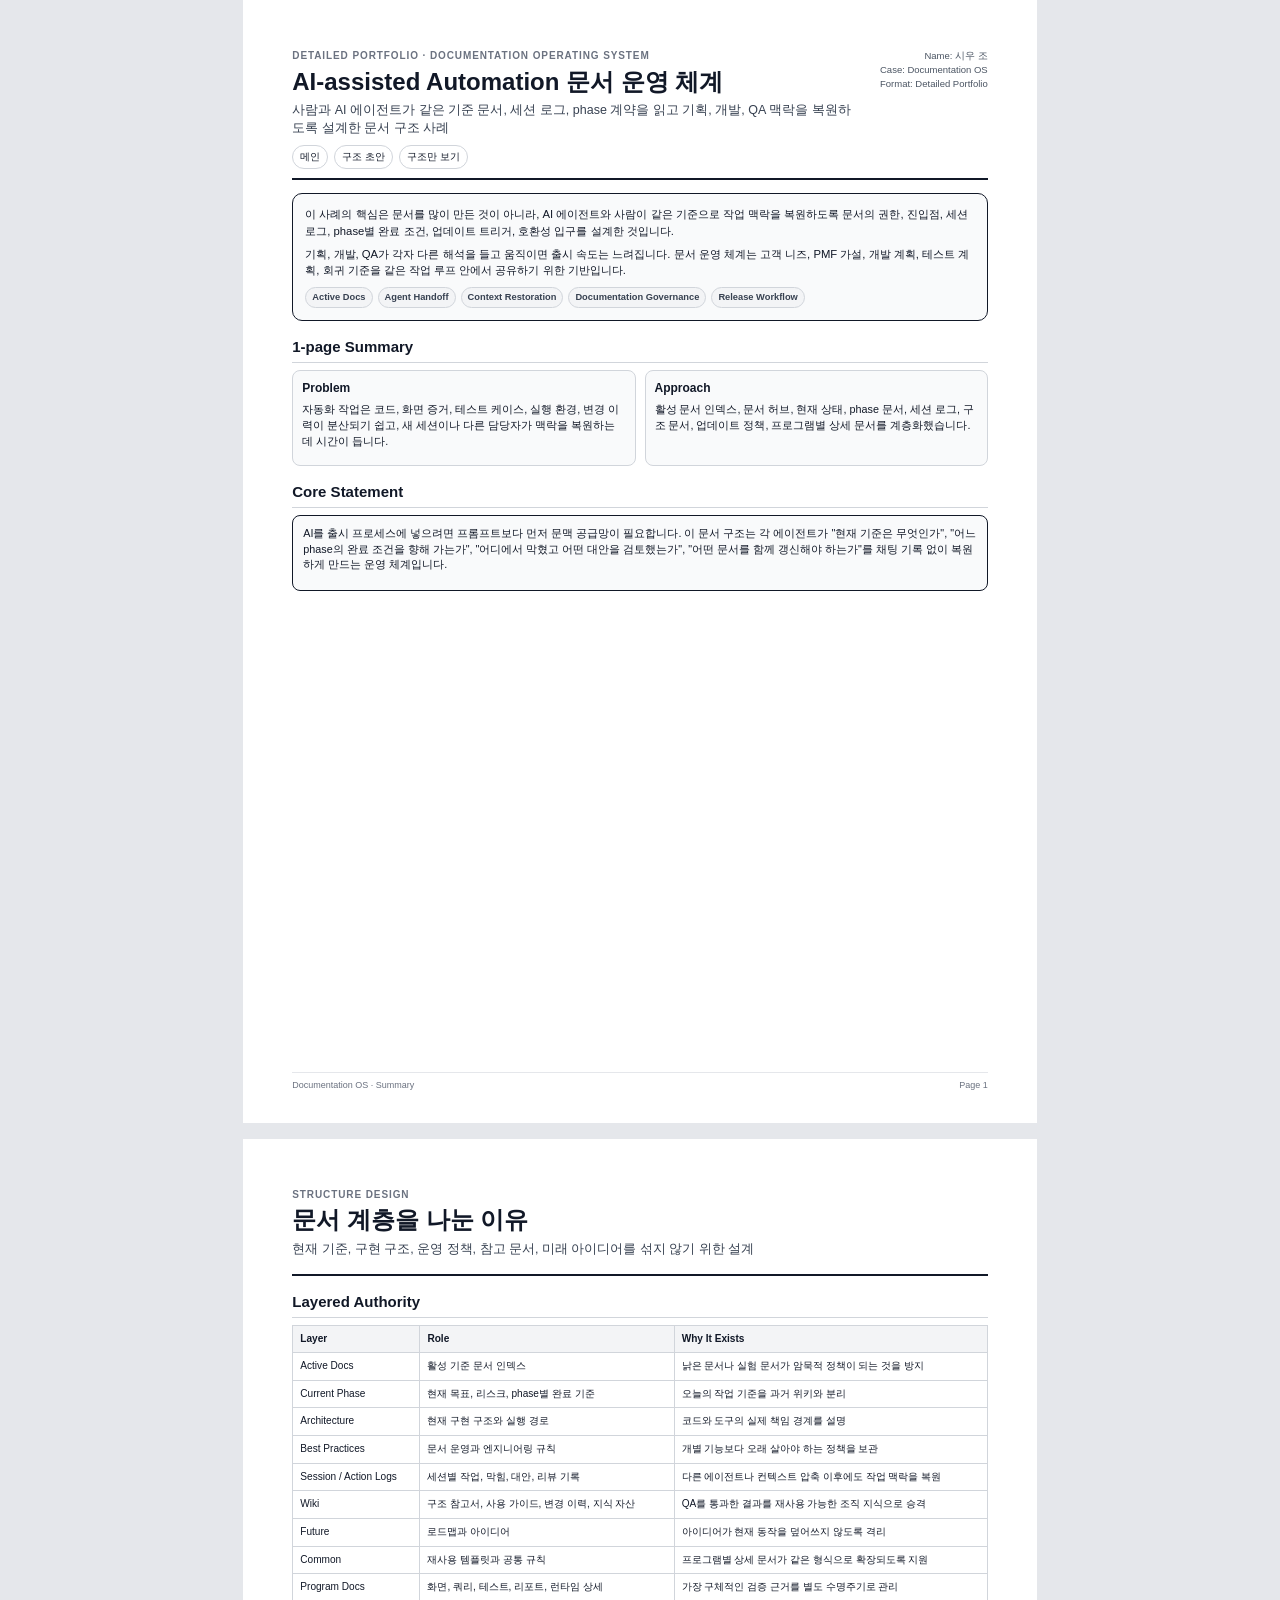
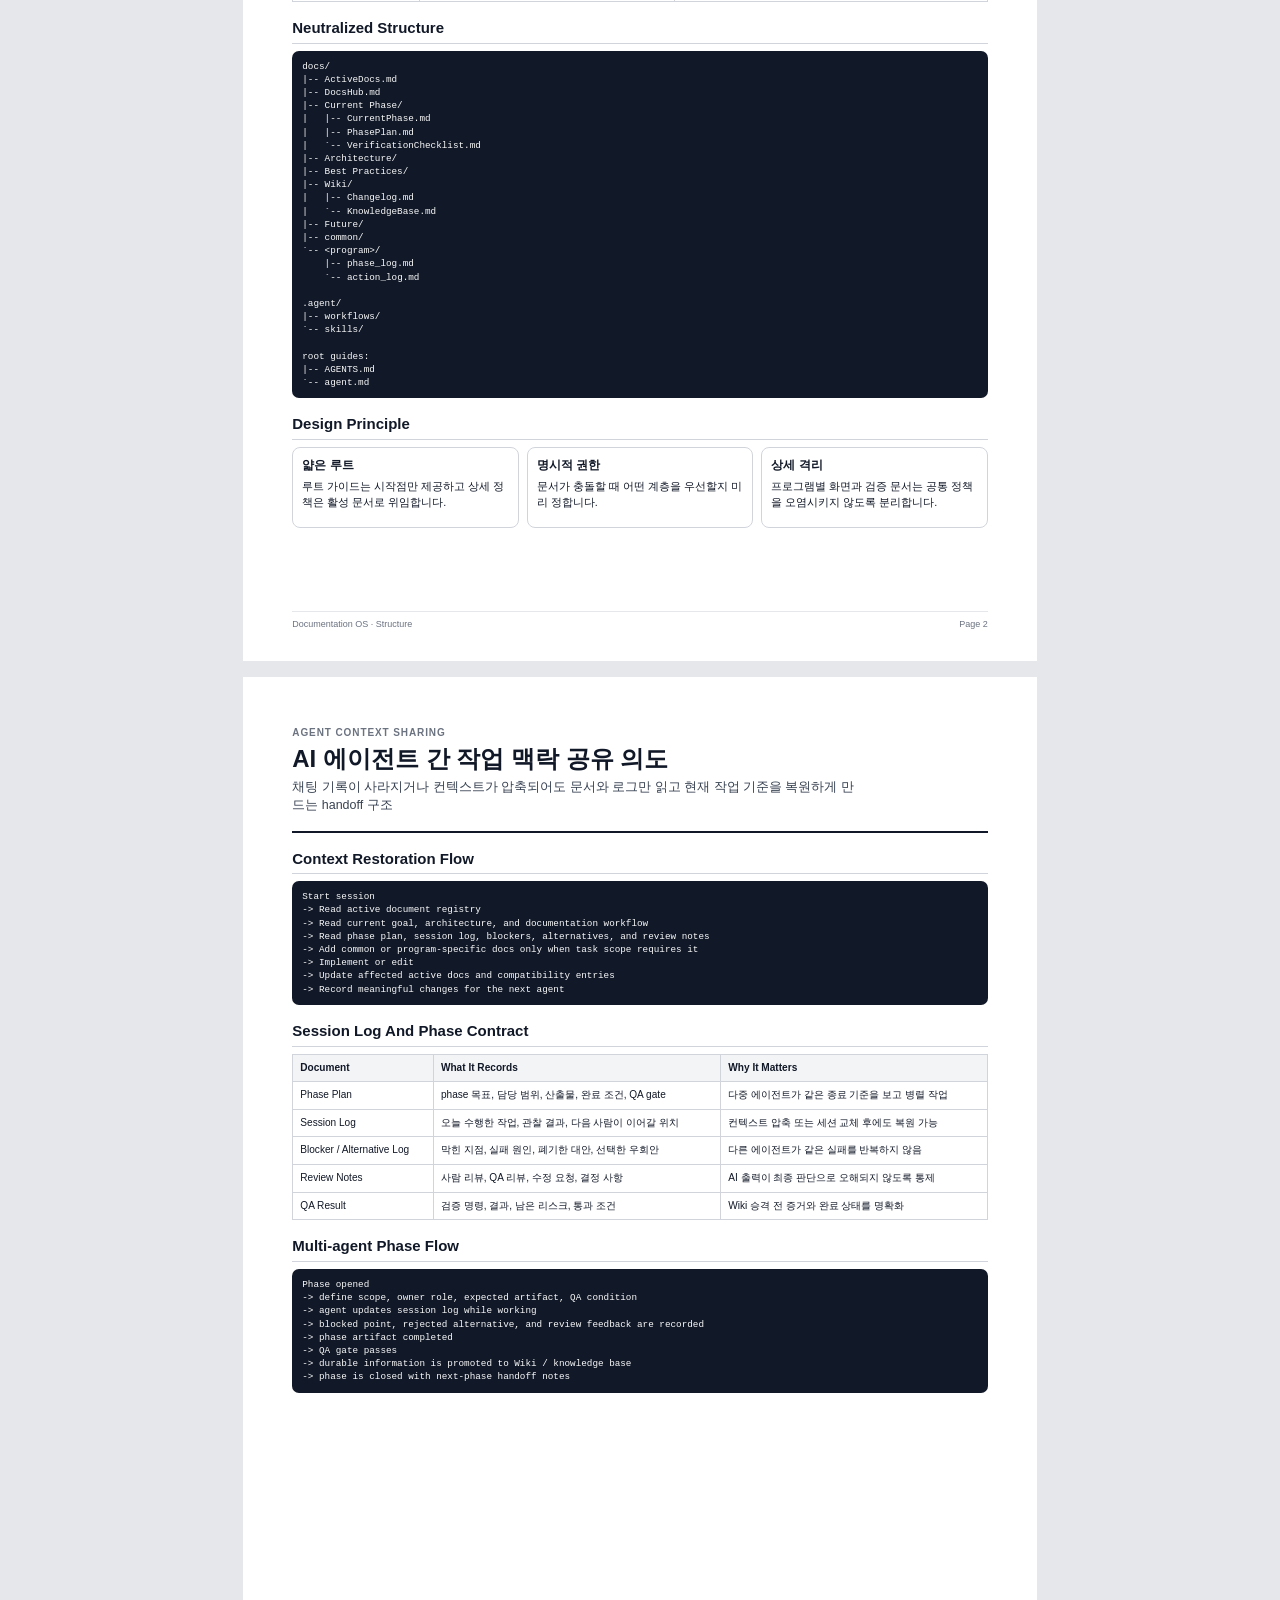
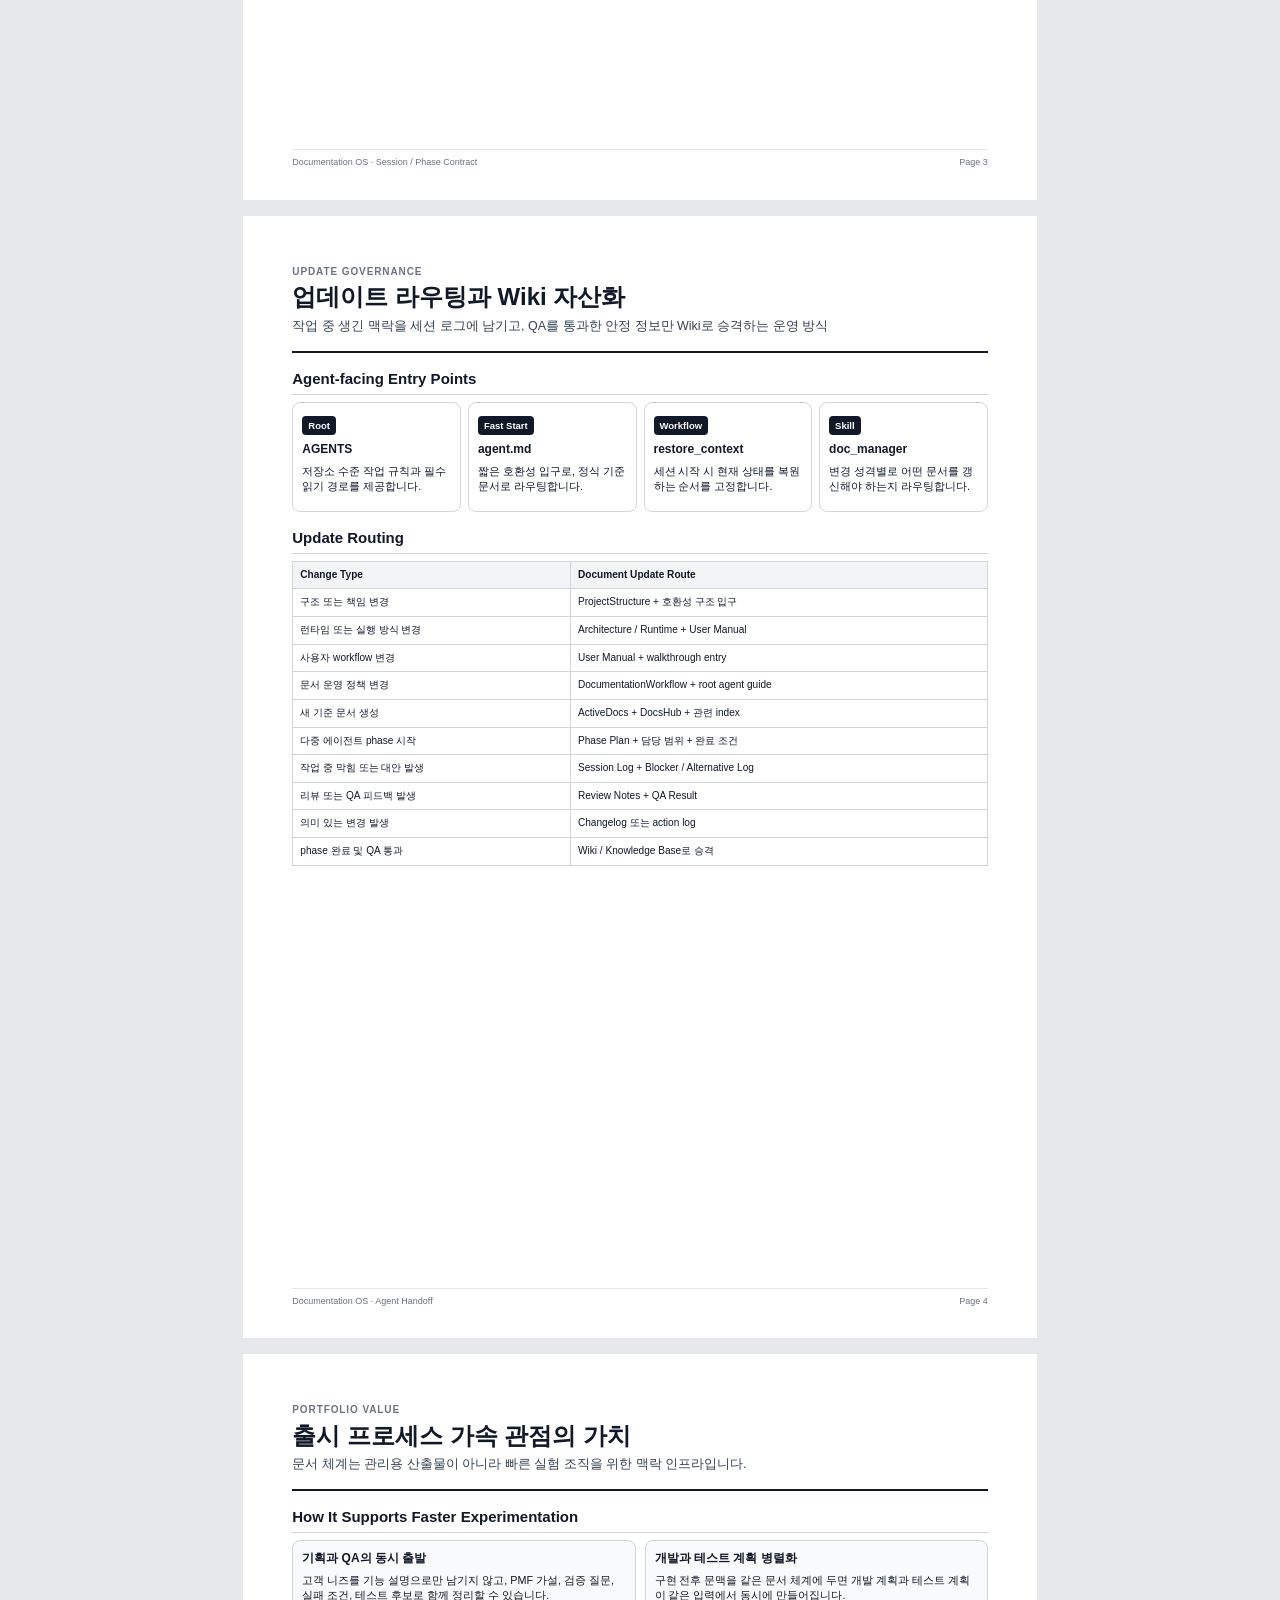
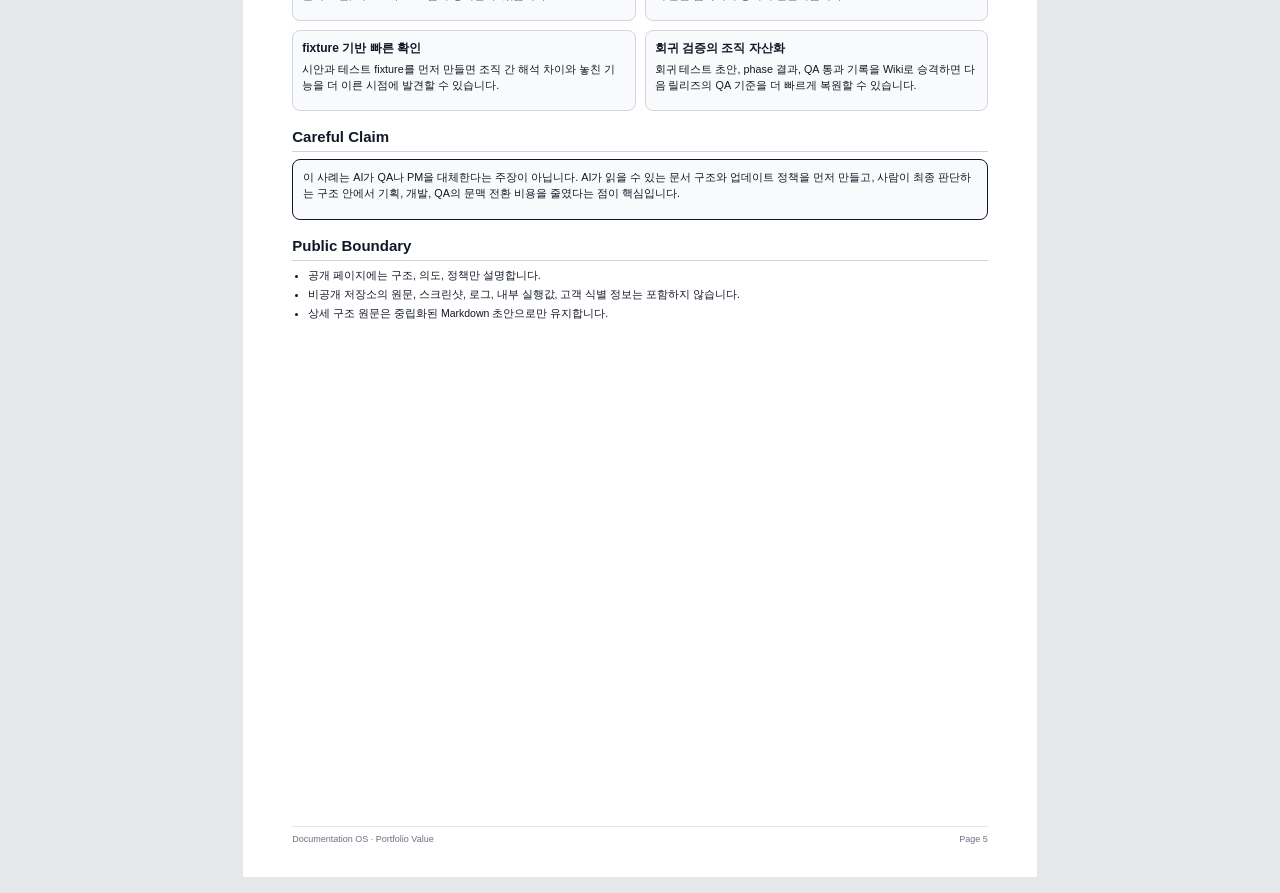
<file: portfolio/documentation-os.html>
<!doctype html>
<html lang="ko">
  <head>
    <meta charset="utf-8">
    <meta name="viewport" content="width=device-width, initial-scale=1">
    <meta name="description" content="AI-assisted automation을 위한 문서 운영 체계 상세 포트폴리오">
    <meta name="author" content="시우 조">
    <title>Documentation Operating System for AI-assisted Automation</title>
    <style>
      @page { size: A4; margin: 12mm; }
      * { box-sizing: border-box; }
      html { scroll-behavior: smooth; }
      body {
        margin: 0;
        background: #e5e7eb;
        color: #111827;
        font-family: -apple-system, BlinkMacSystemFont, "Segoe UI", "Noto Sans KR", "Pretendard", Arial, sans-serif;
        line-height: 1.45;
      }
      a { color: inherit; }
      .sheet {
        width: 210mm;
        min-height: 297mm;
        margin: 0 auto 16px;
        padding: 13mm;
        background: #fff;
        position: relative;
        page-break-after: always;
        overflow: hidden;
      }
      .sheet:last-child { page-break-after: auto; }
      .topline {
        display: flex;
        justify-content: space-between;
        gap: 12px;
        border-bottom: 2px solid #111827;
        padding-bottom: 9px;
        margin-bottom: 13px;
      }
      .eyebrow {
        margin: 0 0 4px;
        color: #6b7280;
        font-size: 10px;
        font-weight: 800;
        letter-spacing: .09em;
        text-transform: uppercase;
      }
      h1 { margin: 0 0 6px; font-size: 24px; line-height: 1.15; }
      h2 { margin: 15px 0 7px; border-bottom: 1px solid #d1d5db; padding-bottom: 4px; font-size: 15px; }
      h3 { margin: 0 0 5px; font-size: 12px; }
      p { margin: 0 0 7px; font-size: 10.8px; }
      ul, ol { margin: 0; padding-left: 16px; }
      li { margin-bottom: 3.5px; font-size: 10.5px; }
      table { width: 100%; border-collapse: collapse; margin: 7px 0 10px; }
      th, td { border: 1px solid #d1d5db; padding: 6px 7px; vertical-align: top; font-size: 10.1px; }
      th { background: #f3f4f6; text-align: left; font-weight: 800; }
      pre {
        overflow: hidden;
        margin: 7px 0 10px;
        border-radius: 7px;
        background: #111827;
        color: #f9fafb;
        padding: 9px 10px;
        font-size: 9.3px;
        line-height: 1.42;
        white-space: pre-wrap;
      }
      code { font-family: ui-monospace, SFMono-Regular, Menlo, Consolas, monospace; }
      .subtitle { max-width: 150mm; color: #374151; font-size: 12.5px; font-weight: 500; }
      .contact { text-align: right; color: #4b5563; font-size: 9.5px; white-space: nowrap; }
      .hero {
        border: 1px solid #111827;
        border-radius: 10px;
        background: #f9fafb;
        padding: 12px;
        margin-bottom: 10px;
      }
      .hero p { font-size: 11.3px; }
      .grid-2 { display: grid; grid-template-columns: 1fr 1fr; gap: 9px; }
      .grid-3 { display: grid; grid-template-columns: repeat(3, 1fr); gap: 8px; }
      .grid-4 { display: grid; grid-template-columns: repeat(4, 1fr); gap: 7px; }
      .card { border: 1px solid #d1d5db; border-radius: 8px; padding: 9px; background: #fff; }
      .card.soft { background: #f9fafb; }
      .label { display: inline-block; margin-bottom: 6px; border-radius: 4px; background: #111827; color: #fff; padding: 3px 6px; font-size: 9.5px; font-weight: 900; }
      .tag-row { display: flex; flex-wrap: wrap; gap: 5px; margin-top: 8px; }
      .tag { border: 1px solid #d1d5db; border-radius: 999px; background: #f3f4f6; color: #374151; padding: 3px 6px; font-size: 9.3px; font-weight: 700; }
      .asset-box { border: 1px solid #111827; border-radius: 8px; background: #f9fafb; padding: 10px; }
      .footer {
        position: absolute;
        left: 13mm;
        right: 13mm;
        bottom: 8mm;
        display: flex;
        justify-content: space-between;
        border-top: 1px solid #e5e7eb;
        padding-top: 6px;
        color: #6b7280;
        font-size: 9px;
      }
      .toc { display: flex; flex-wrap: wrap; gap: 6px; margin-top: 8px; }
      .toc a {
        border: 1px solid #d1d5db;
        border-radius: 999px;
        background: #fff;
        padding: 4px 7px;
        font-size: 9.5px;
        text-decoration: none;
      }
      @media print {
        body { background: #fff; }
        .sheet { margin: 0; width: auto; }
      }
      @media (max-width: 820px) {
        .sheet {
          width: min(100% - 20px, 210mm);
          min-height: 0;
          padding: 20px;
        }
        .topline,
        .grid-2,
        .grid-3,
        .grid-4 {
          display: block;
        }
        .card { margin-bottom: 8px; }
        .footer { position: static; margin-top: 24px; }
      }
    </style>
  </head>
  <body>
    <section class="sheet">
      <div class="topline">
        <div>
          <div class="eyebrow">Detailed Portfolio · Documentation Operating System</div>
          <h1>AI-assisted Automation 문서 운영 체계</h1>
          <p class="subtitle">사람과 AI 에이전트가 같은 기준 문서, 세션 로그, phase 계약을 읽고 기획, 개발, QA 맥락을 복원하도록 설계한 문서 구조 사례</p>
          <div class="toc">
            <a href="../index.html">메인</a>
            <a href="automation-doc-structure/README.md">구조 초안</a>
            <a href="automation-doc-structure/STRUCTURE_ONLY.md">구조만 보기</a>
          </div>
        </div>
        <div class="contact">
          Name: 시우 조<br>
          Case: Documentation OS<br>
          Format: Detailed Portfolio
        </div>
      </div>

      <div class="hero">
        <p>
          이 사례의 핵심은 문서를 많이 만든 것이 아니라, AI 에이전트와 사람이 같은 기준으로 작업 맥락을 복원하도록
          문서의 권한, 진입점, 세션 로그, phase별 완료 조건, 업데이트 트리거, 호환성 입구를 설계한 것입니다.
        </p>
        <p>
          기획, 개발, QA가 각자 다른 해석을 들고 움직이면 출시 속도는 느려집니다. 문서 운영 체계는 고객 니즈, PMF 가설,
          개발 계획, 테스트 계획, 회귀 기준을 같은 작업 루프 안에서 공유하기 위한 기반입니다.
        </p>
        <div class="tag-row">
          <span class="tag">Active Docs</span>
          <span class="tag">Agent Handoff</span>
          <span class="tag">Context Restoration</span>
          <span class="tag">Documentation Governance</span>
          <span class="tag">Release Workflow</span>
        </div>
      </div>

      <h2>1-page Summary</h2>
      <div class="grid-2">
        <div class="card soft">
          <h3>Problem</h3>
          <p>자동화 작업은 코드, 화면 증거, 테스트 케이스, 실행 환경, 변경 이력이 분산되기 쉽고, 새 세션이나 다른 담당자가 맥락을 복원하는 데 시간이 듭니다.</p>
        </div>
        <div class="card soft">
          <h3>Approach</h3>
          <p>활성 문서 인덱스, 문서 허브, 현재 상태, phase 문서, 세션 로그, 구조 문서, 업데이트 정책, 프로그램별 상세 문서를 계층화했습니다.</p>
        </div>
      </div>

      <h2>Core Statement</h2>
      <div class="asset-box">
        <p>
          AI를 출시 프로세스에 넣으려면 프롬프트보다 먼저 문맥 공급망이 필요합니다.
          이 문서 구조는 각 에이전트가 "현재 기준은 무엇인가", "어느 phase의 완료 조건을 향해 가는가", "어디에서 막혔고 어떤 대안을 검토했는가", "어떤 문서를 함께 갱신해야 하는가"를
          채팅 기록 없이 복원하게 만드는 운영 체계입니다.
        </p>
      </div>

      <div class="footer">
        <span>Documentation OS · Summary</span>
        <span>Page 1</span>
      </div>
    </section>

    <section class="sheet">
      <div class="topline">
        <div>
          <div class="eyebrow">Structure Design</div>
          <h1>문서 계층을 나눈 이유</h1>
          <p class="subtitle">현재 기준, 구현 구조, 운영 정책, 참고 문서, 미래 아이디어를 섞지 않기 위한 설계</p>
        </div>
      </div>

      <h2>Layered Authority</h2>
      <table>
        <thead>
          <tr><th>Layer</th><th>Role</th><th>Why It Exists</th></tr>
        </thead>
        <tbody>
          <tr><td>Active Docs</td><td>활성 기준 문서 인덱스</td><td>낡은 문서나 실험 문서가 암묵적 정책이 되는 것을 방지</td></tr>
          <tr><td>Current Phase</td><td>현재 목표, 리스크, phase별 완료 기준</td><td>오늘의 작업 기준을 과거 위키와 분리</td></tr>
          <tr><td>Architecture</td><td>현재 구현 구조와 실행 경로</td><td>코드와 도구의 실제 책임 경계를 설명</td></tr>
          <tr><td>Best Practices</td><td>문서 운영과 엔지니어링 규칙</td><td>개별 기능보다 오래 살아야 하는 정책을 보관</td></tr>
          <tr><td>Session / Action Logs</td><td>세션별 작업, 막힘, 대안, 리뷰 기록</td><td>다른 에이전트나 컨텍스트 압축 이후에도 작업 맥락을 복원</td></tr>
          <tr><td>Wiki</td><td>구조 참고서, 사용 가이드, 변경 이력, 지식 자산</td><td>QA를 통과한 결과를 재사용 가능한 조직 지식으로 승격</td></tr>
          <tr><td>Future</td><td>로드맵과 아이디어</td><td>아이디어가 현재 동작을 덮어쓰지 않도록 격리</td></tr>
          <tr><td>Common</td><td>재사용 템플릿과 공통 규칙</td><td>프로그램별 상세 문서가 같은 형식으로 확장되도록 지원</td></tr>
          <tr><td>Program Docs</td><td>화면, 쿼리, 테스트, 리포트, 런타임 상세</td><td>가장 구체적인 검증 근거를 별도 수명주기로 관리</td></tr>
        </tbody>
      </table>

      <h2>Neutralized Structure</h2>
      <pre><code>docs/
|-- ActiveDocs.md
|-- DocsHub.md
|-- Current Phase/
|   |-- CurrentPhase.md
|   |-- PhasePlan.md
|   `-- VerificationChecklist.md
|-- Architecture/
|-- Best Practices/
|-- Wiki/
|   |-- Changelog.md
|   `-- KnowledgeBase.md
|-- Future/
|-- common/
`-- &lt;program&gt;/
    |-- phase_log.md
    `-- action_log.md

.agent/
|-- workflows/
`-- skills/

root guides:
|-- AGENTS.md
`-- agent.md</code></pre>

      <h2>Design Principle</h2>
      <div class="grid-3">
        <div class="card"><h3>얇은 루트</h3><p>루트 가이드는 시작점만 제공하고 상세 정책은 활성 문서로 위임합니다.</p></div>
        <div class="card"><h3>명시적 권한</h3><p>문서가 충돌할 때 어떤 계층을 우선할지 미리 정합니다.</p></div>
        <div class="card"><h3>상세 격리</h3><p>프로그램별 화면과 검증 문서는 공통 정책을 오염시키지 않도록 분리합니다.</p></div>
      </div>

      <div class="footer">
        <span>Documentation OS · Structure</span>
        <span>Page 2</span>
      </div>
    </section>

    <section class="sheet">
      <div class="topline">
        <div>
          <div class="eyebrow">Agent Context Sharing</div>
          <h1>AI 에이전트 간 작업 맥락 공유 의도</h1>
          <p class="subtitle">채팅 기록이 사라지거나 컨텍스트가 압축되어도 문서와 로그만 읽고 현재 작업 기준을 복원하게 만드는 handoff 구조</p>
        </div>
      </div>

      <h2>Context Restoration Flow</h2>
      <pre><code>Start session
-> Read active document registry
-> Read current goal, architecture, and documentation workflow
-> Read phase plan, session log, blockers, alternatives, and review notes
-> Add common or program-specific docs only when task scope requires it
-> Implement or edit
-> Update affected active docs and compatibility entries
-> Record meaningful changes for the next agent</code></pre>

      <h2>Session Log And Phase Contract</h2>
      <table>
        <thead>
          <tr><th>Document</th><th>What It Records</th><th>Why It Matters</th></tr>
        </thead>
        <tbody>
          <tr><td>Phase Plan</td><td>phase 목표, 담당 범위, 산출물, 완료 조건, QA gate</td><td>다중 에이전트가 같은 종료 기준을 보고 병렬 작업</td></tr>
          <tr><td>Session Log</td><td>오늘 수행한 작업, 관찰 결과, 다음 사람이 이어갈 위치</td><td>컨텍스트 압축 또는 세션 교체 후에도 복원 가능</td></tr>
          <tr><td>Blocker / Alternative Log</td><td>막힌 지점, 실패 원인, 폐기한 대안, 선택한 우회안</td><td>다른 에이전트가 같은 실패를 반복하지 않음</td></tr>
          <tr><td>Review Notes</td><td>사람 리뷰, QA 리뷰, 수정 요청, 결정 사항</td><td>AI 출력이 최종 판단으로 오해되지 않도록 통제</td></tr>
          <tr><td>QA Result</td><td>검증 명령, 결과, 남은 리스크, 통과 조건</td><td>Wiki 승격 전 증거와 완료 상태를 명확화</td></tr>
        </tbody>
      </table>

      <h2>Multi-agent Phase Flow</h2>
      <pre><code>Phase opened
-> define scope, owner role, expected artifact, QA condition
-> agent updates session log while working
-> blocked point, rejected alternative, and review feedback are recorded
-> phase artifact completed
-> QA gate passes
-> durable information is promoted to Wiki / knowledge base
-> phase is closed with next-phase handoff notes</code></pre>

      <div class="footer">
        <span>Documentation OS · Session / Phase Contract</span>
        <span>Page 3</span>
      </div>
    </section>

    <section class="sheet">
      <div class="topline">
        <div>
          <div class="eyebrow">Update Governance</div>
          <h1>업데이트 라우팅과 Wiki 자산화</h1>
          <p class="subtitle">작업 중 생긴 맥락을 세션 로그에 남기고, QA를 통과한 안정 정보만 Wiki로 승격하는 운영 방식</p>
        </div>
      </div>

      <h2>Agent-facing Entry Points</h2>
      <div class="grid-4">
        <div class="card">
          <span class="label">Root</span>
          <h3>AGENTS</h3>
          <p>저장소 수준 작업 규칙과 필수 읽기 경로를 제공합니다.</p>
        </div>
        <div class="card">
          <span class="label">Fast Start</span>
          <h3>agent.md</h3>
          <p>짧은 호환성 입구로, 정식 기준 문서로 라우팅합니다.</p>
        </div>
        <div class="card">
          <span class="label">Workflow</span>
          <h3>restore_context</h3>
          <p>세션 시작 시 현재 상태를 복원하는 순서를 고정합니다.</p>
        </div>
        <div class="card">
          <span class="label">Skill</span>
          <h3>doc_manager</h3>
          <p>변경 성격별로 어떤 문서를 갱신해야 하는지 라우팅합니다.</p>
        </div>
      </div>

      <h2>Update Routing</h2>
      <table>
        <thead>
          <tr><th>Change Type</th><th>Document Update Route</th></tr>
        </thead>
        <tbody>
          <tr><td>구조 또는 책임 변경</td><td>ProjectStructure + 호환성 구조 입구</td></tr>
          <tr><td>런타임 또는 실행 방식 변경</td><td>Architecture / Runtime + User Manual</td></tr>
          <tr><td>사용자 workflow 변경</td><td>User Manual + walkthrough entry</td></tr>
          <tr><td>문서 운영 정책 변경</td><td>DocumentationWorkflow + root agent guide</td></tr>
          <tr><td>새 기준 문서 생성</td><td>ActiveDocs + DocsHub + 관련 index</td></tr>
          <tr><td>다중 에이전트 phase 시작</td><td>Phase Plan + 담당 범위 + 완료 조건</td></tr>
          <tr><td>작업 중 막힘 또는 대안 발생</td><td>Session Log + Blocker / Alternative Log</td></tr>
          <tr><td>리뷰 또는 QA 피드백 발생</td><td>Review Notes + QA Result</td></tr>
          <tr><td>의미 있는 변경 발생</td><td>Changelog 또는 action log</td></tr>
          <tr><td>phase 완료 및 QA 통과</td><td>Wiki / Knowledge Base로 승격</td></tr>
        </tbody>
      </table>

      <div class="footer">
        <span>Documentation OS · Agent Handoff</span>
        <span>Page 4</span>
      </div>
    </section>

    <section class="sheet">
      <div class="topline">
        <div>
          <div class="eyebrow">Portfolio Value</div>
          <h1>출시 프로세스 가속 관점의 가치</h1>
          <p class="subtitle">문서 체계는 관리용 산출물이 아니라 빠른 실험 조직을 위한 맥락 인프라입니다.</p>
        </div>
      </div>

      <h2>How It Supports Faster Experimentation</h2>
      <div class="grid-2">
        <div class="card soft">
          <h3>기획과 QA의 동시 출발</h3>
          <p>고객 니즈를 기능 설명으로만 남기지 않고, PMF 가설, 검증 질문, 실패 조건, 테스트 후보로 함께 정리할 수 있습니다.</p>
        </div>
        <div class="card soft">
          <h3>개발과 테스트 계획 병렬화</h3>
          <p>구현 전후 문맥을 같은 문서 체계에 두면 개발 계획과 테스트 계획이 같은 입력에서 동시에 만들어집니다.</p>
        </div>
        <div class="card soft">
          <h3>fixture 기반 빠른 확인</h3>
          <p>시안과 테스트 fixture를 먼저 만들면 조직 간 해석 차이와 놓친 기능을 더 이른 시점에 발견할 수 있습니다.</p>
        </div>
        <div class="card soft">
          <h3>회귀 검증의 조직 자산화</h3>
          <p>회귀 테스트 초안, phase 결과, QA 통과 기록을 Wiki로 승격하면 다음 릴리즈의 QA 기준을 더 빠르게 복원할 수 있습니다.</p>
        </div>
      </div>

      <h2>Careful Claim</h2>
      <div class="asset-box">
        <p>
          이 사례는 AI가 QA나 PM을 대체한다는 주장이 아닙니다. AI가 읽을 수 있는 문서 구조와 업데이트 정책을 먼저 만들고,
          사람이 최종 판단하는 구조 안에서 기획, 개발, QA의 문맥 전환 비용을 줄였다는 점이 핵심입니다.
        </p>
      </div>

      <h2>Public Boundary</h2>
      <ul>
        <li>공개 페이지에는 구조, 의도, 정책만 설명합니다.</li>
        <li>비공개 저장소의 원문, 스크린샷, 로그, 내부 실행값, 고객 식별 정보는 포함하지 않습니다.</li>
        <li>상세 구조 원문은 중립화된 Markdown 초안으로만 유지합니다.</li>
      </ul>

      <div class="footer">
        <span>Documentation OS · Portfolio Value</span>
        <span>Page 5</span>
      </div>
    </section>
  </body>
</html>
</file>
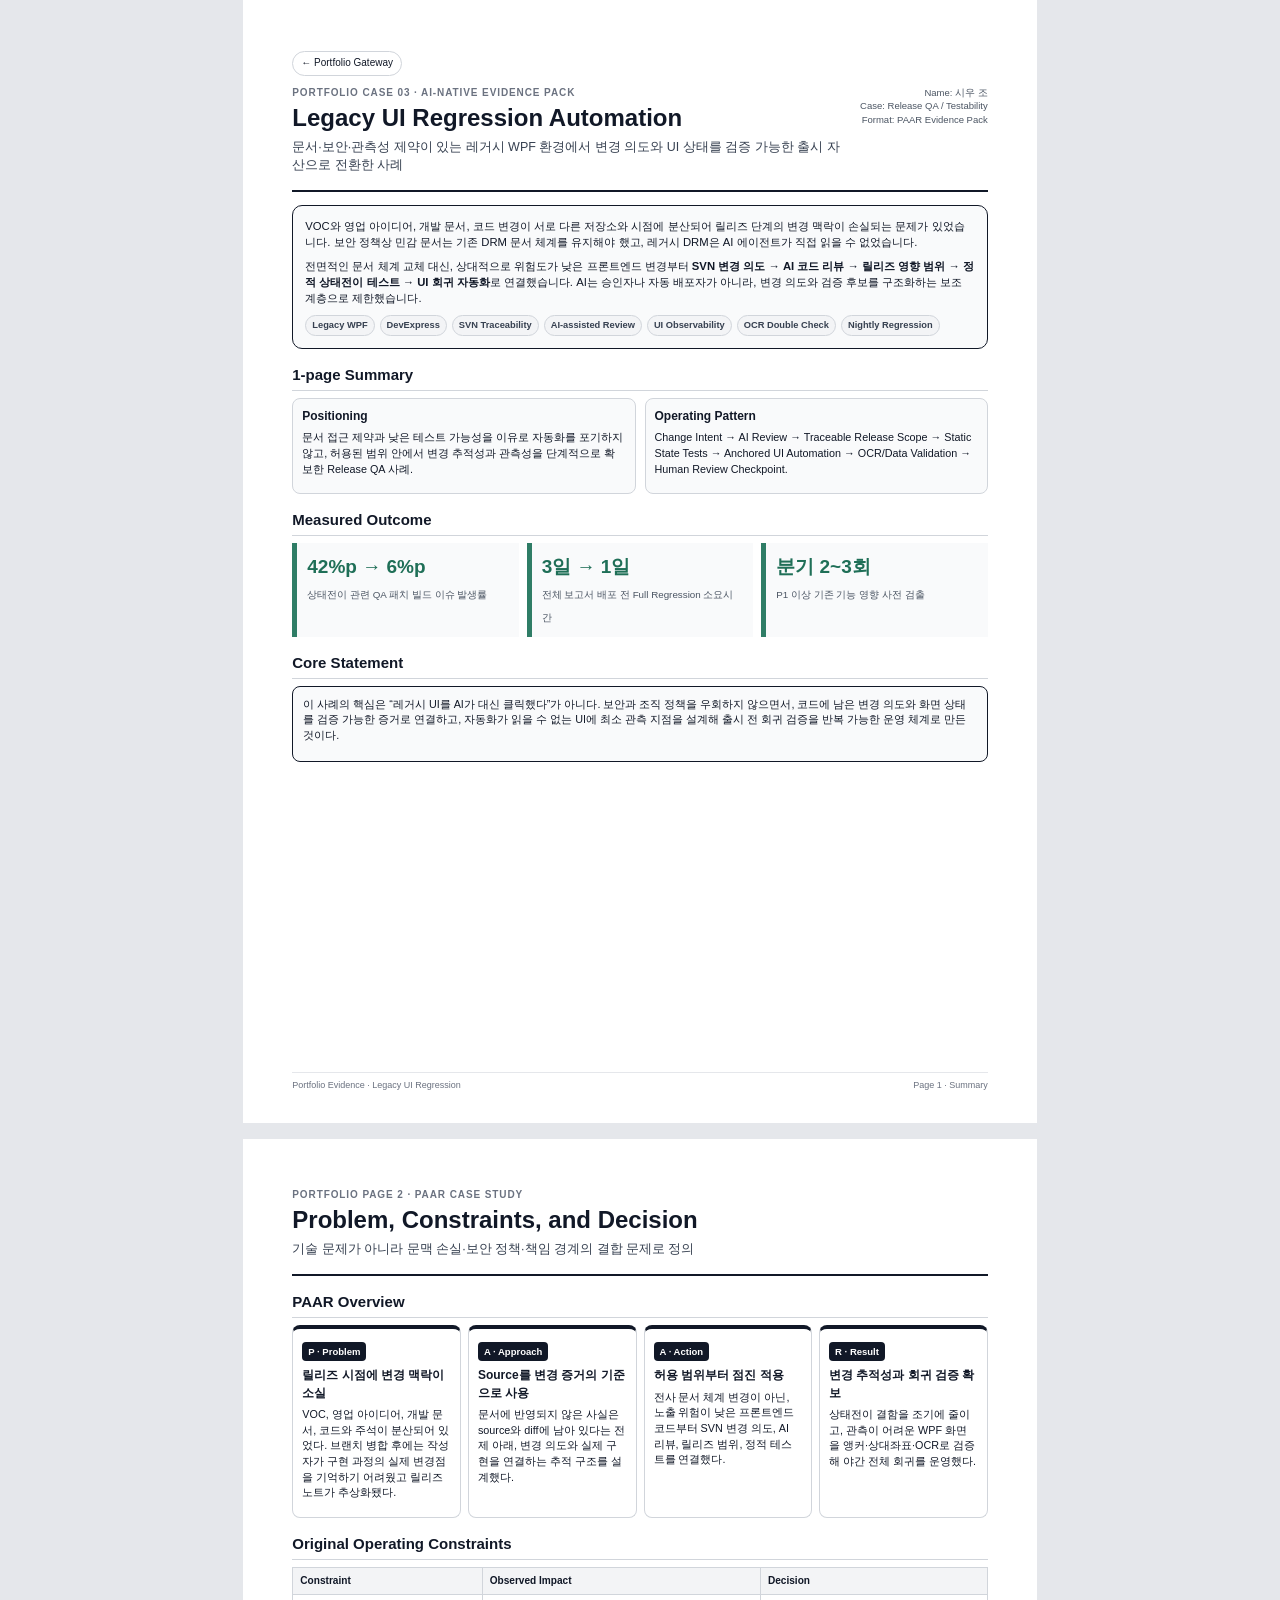
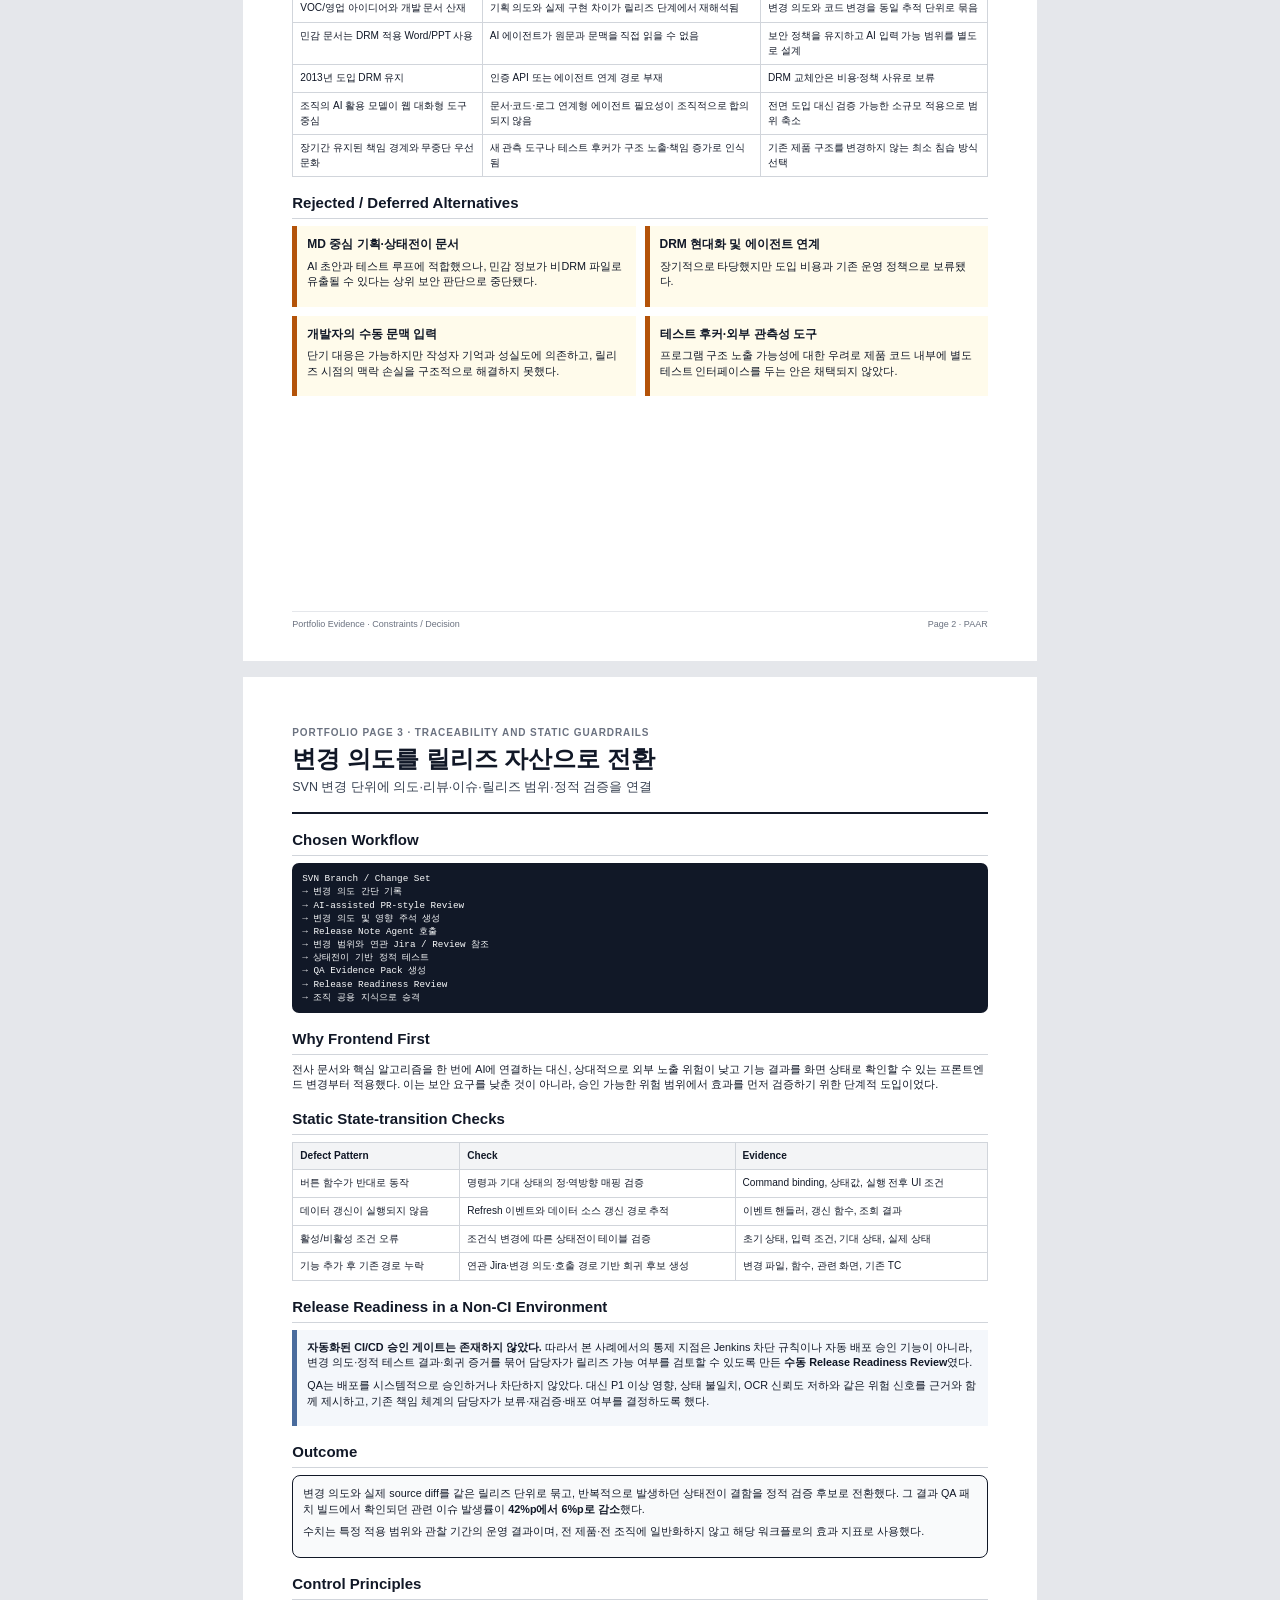
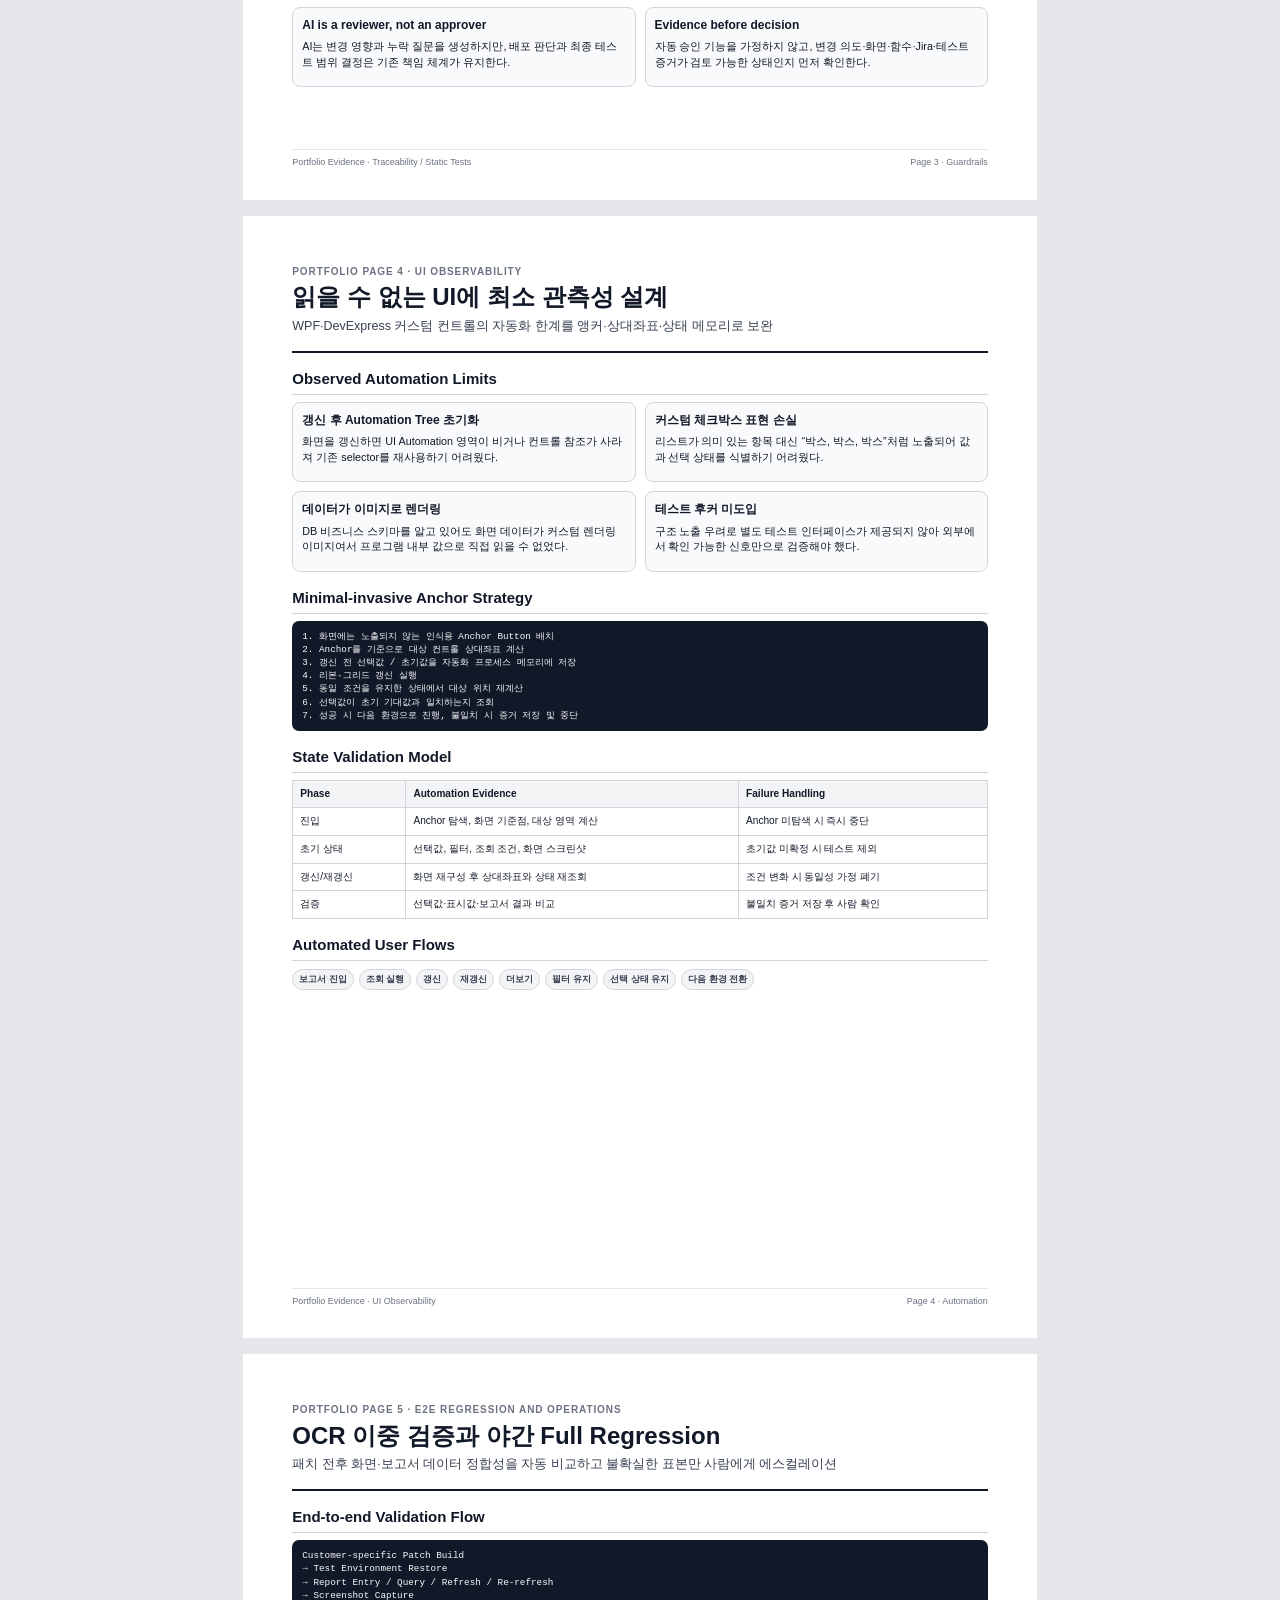
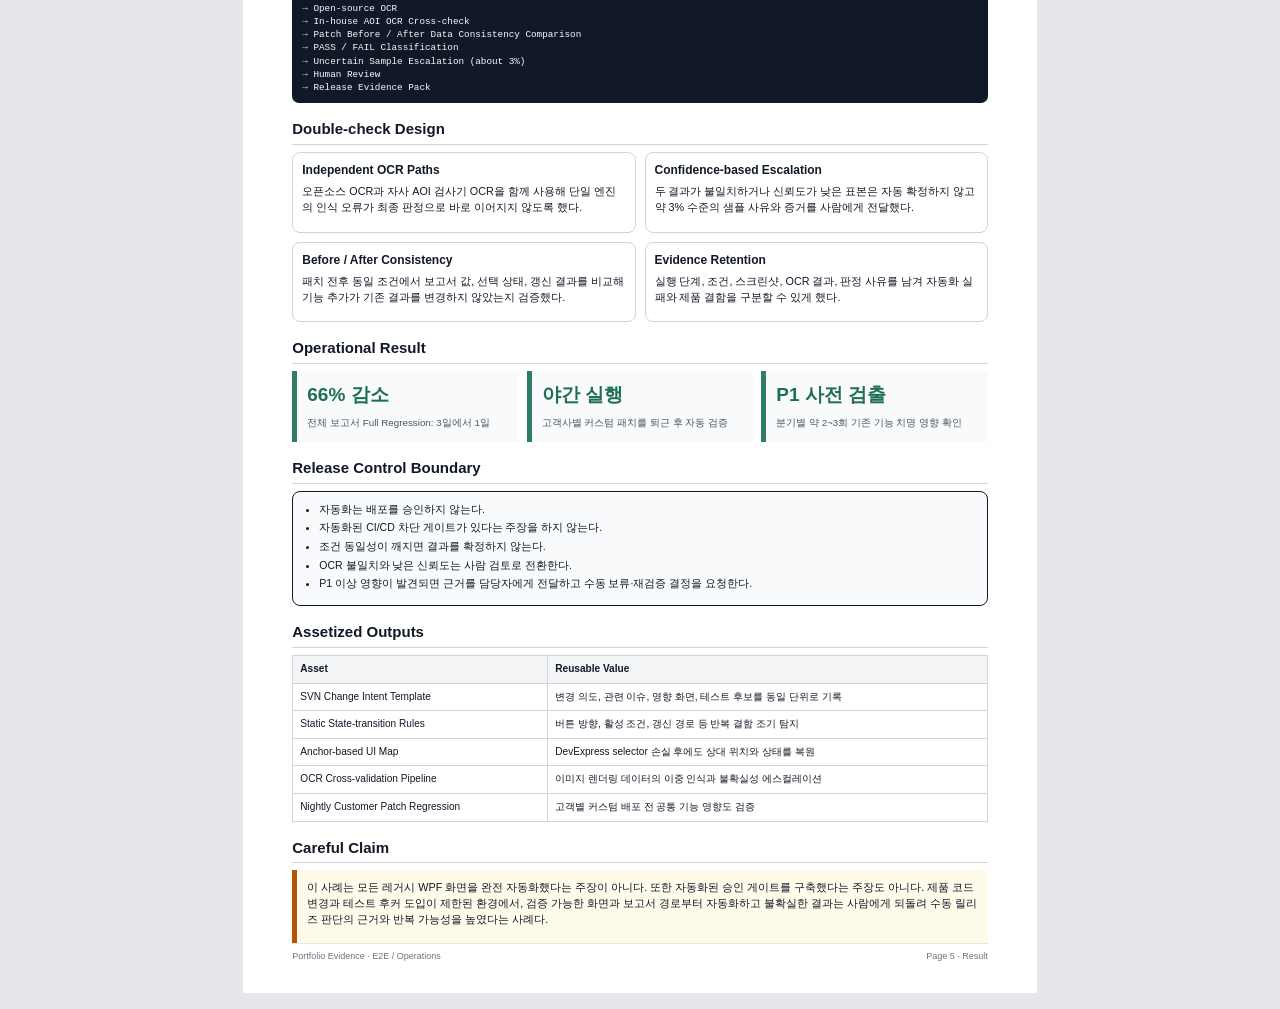
<file: portfolio/legacy-ui-regression.html>
<!DOCTYPE html>
<html lang="ko">
<head>
  <meta charset="UTF-8" />
  <meta name="viewport" content="width=device-width, initial-scale=1.0" />
  <meta name="description" content="레거시 WPF·DevExpress 환경의 UI 회귀 자동화 및 출시 검증 사례" />
  <title>AI-native Evidence Pack - Legacy UI Regression Automation</title>
  <style>
    @page { size:A4; margin:12mm; }
    * { box-sizing:border-box; }
    body { margin:0; font-family:-apple-system,BlinkMacSystemFont,"Segoe UI","Noto Sans KR","Pretendard",Arial,sans-serif; color:#111827; background:#e5e7eb; line-height:1.45; }
    a { color:inherit; }
    .sheet { width:210mm; min-height:297mm; margin:0 auto 16px; padding:13mm; background:#fff; position:relative; page-break-after:always; overflow:hidden; }
    .sheet:last-child { page-break-after:auto; }
    .topline { display:flex; justify-content:space-between; gap:12px; border-bottom:2px solid #111827; padding-bottom:9px; margin-bottom:13px; }
    .eyebrow { font-size:10px; letter-spacing:.09em; text-transform:uppercase; color:#6b7280; font-weight:800; margin-bottom:4px; }
    h1 { font-size:24px; line-height:1.15; margin:0 0 6px; }
    h2 { font-size:15px; margin:15px 0 7px; border-bottom:1px solid #d1d5db; padding-bottom:4px; }
    h3 { font-size:12px; margin:0 0 5px; }
    p { font-size:10.8px; margin:0 0 7px; }
    ul,ol { margin:0; padding-left:16px; }
    li { font-size:10.5px; margin-bottom:3.5px; }
    table { width:100%; border-collapse:collapse; margin:7px 0 10px; }
    th,td { border:1px solid #d1d5db; padding:6px 7px; vertical-align:top; font-size:10.1px; }
    th { background:#f3f4f6; text-align:left; font-weight:800; }
    pre { background:#111827; color:#f9fafb; padding:9px 10px; border-radius:7px; overflow:hidden; white-space:pre-wrap; font-size:9.3px; line-height:1.42; margin:7px 0 10px; }
    code { font-family:ui-monospace,SFMono-Regular,Menlo,Consolas,monospace; }
    .subtitle { font-size:12.5px; color:#374151; font-weight:500; max-width:150mm; }
    .contact { text-align:right; font-size:9.5px; color:#4b5563; white-space:nowrap; }
    .tag-row { display:flex; flex-wrap:wrap; gap:5px; margin-top:8px; }
    .tag { font-size:9.3px; padding:3px 6px; border-radius:999px; background:#f3f4f6; border:1px solid #d1d5db; color:#374151; font-weight:700; }
    .hero { border:1px solid #111827; border-radius:10px; padding:12px; background:#f9fafb; margin-bottom:10px; }
    .hero p { font-size:11.3px; }
    .grid-2 { display:grid; grid-template-columns:1fr 1fr; gap:9px; }
    .grid-3 { display:grid; grid-template-columns:repeat(3,1fr); gap:8px; }
    .grid-4 { display:grid; grid-template-columns:repeat(4,1fr); gap:7px; }
    .card { border:1px solid #d1d5db; border-radius:8px; padding:9px; background:#fff; }
    .card.soft { background:#f9fafb; }
    .paar-card { border-top:4px solid #111827; min-height:125px; }
    .label { display:inline-block; font-size:9.5px; font-weight:900; color:#fff; background:#111827; padding:3px 6px; border-radius:4px; margin-bottom:6px; }
    .asset-box { border:1px solid #111827; border-radius:8px; padding:10px; background:#f9fafb; }
    .metric { border-left:5px solid #2f7d66; background:#f9fafb; padding:10px; }
    .metric strong { display:block; font-size:19px; color:#1f6f57; }
    .metric span { font-size:9.8px; color:#4b5563; }
    .warning { border-left:5px solid #b45309; background:#fffbeb; padding:10px; }
    .info { border-left:5px solid #496b9d; background:#f4f7fb; padding:10px; }
    .footer { position:absolute; left:13mm; right:13mm; bottom:8mm; border-top:1px solid #e5e7eb; padding-top:6px; font-size:9px; color:#6b7280; display:flex; justify-content:space-between; }
    .back { display:inline-block; margin-bottom:10px; font-size:10px; text-decoration:none; border:1px solid #d1d5db; border-radius:999px; padding:4px 8px; background:#fff; }
    @media print { body{background:#fff;} .sheet{margin:0;width:auto;} .back{display:none;} }
    @media (max-width:820px) { .sheet{width:100%;min-height:auto;margin:0;padding:24px;overflow:visible;} .grid-4,.grid-3,.grid-2{grid-template-columns:1fr;} .footer{position:static;margin-top:30px;} .topline{flex-direction:column;} .contact{text-align:left;} }
  </style>
</head>
<body>
<section class="sheet">
  <a class="back" href="../">← Portfolio Gateway</a>
  <div class="topline"><div><div class="eyebrow">Portfolio Case 03 · AI-native Evidence Pack</div><h1>Legacy UI Regression Automation</h1><p class="subtitle">문서·보안·관측성 제약이 있는 레거시 WPF 환경에서 변경 의도와 UI 상태를 검증 가능한 출시 자산으로 전환한 사례</p></div><div class="contact">Name: 시우 조<br/>Case: Release QA / Testability<br/>Format: PAAR Evidence Pack</div></div>
  <div class="hero">
    <p>VOC와 영업 아이디어, 개발 문서, 코드 변경이 서로 다른 저장소와 시점에 분산되어 릴리즈 단계의 변경 맥락이 손실되는 문제가 있었습니다. 보안 정책상 민감 문서는 기존 DRM 문서 체계를 유지해야 했고, 레거시 DRM은 AI 에이전트가 직접 읽을 수 없었습니다.</p>
    <p>전면적인 문서 체계 교체 대신, 상대적으로 위험도가 낮은 프론트엔드 변경부터 <strong>SVN 변경 의도 → AI 코드 리뷰 → 릴리즈 영향 범위 → 정적 상태전이 테스트 → UI 회귀 자동화</strong>로 연결했습니다. AI는 승인자나 자동 배포자가 아니라, 변경 의도와 검증 후보를 구조화하는 보조 계층으로 제한했습니다.</p>
    <div class="tag-row"><span class="tag">Legacy WPF</span><span class="tag">DevExpress</span><span class="tag">SVN Traceability</span><span class="tag">AI-assisted Review</span><span class="tag">UI Observability</span><span class="tag">OCR Double Check</span><span class="tag">Nightly Regression</span></div>
  </div>
  <h2>1-page Summary</h2>
  <div class="grid-2"><div class="card soft"><h3>Positioning</h3><p>문서 접근 제약과 낮은 테스트 가능성을 이유로 자동화를 포기하지 않고, 허용된 범위 안에서 변경 추적성과 관측성을 단계적으로 확보한 Release QA 사례.</p></div><div class="card soft"><h3>Operating Pattern</h3><p>Change Intent → AI Review → Traceable Release Scope → Static State Tests → Anchored UI Automation → OCR/Data Validation → Human Review Checkpoint.</p></div></div>
  <h2>Measured Outcome</h2>
  <div class="grid-3"><div class="metric"><strong>42%p → 6%p</strong><span>상태전이 관련 QA 패치 빌드 이슈 발생률</span></div><div class="metric"><strong>3일 → 1일</strong><span>전체 보고서 배포 전 Full Regression 소요시간</span></div><div class="metric"><strong>분기 2~3회</strong><span>P1 이상 기존 기능 영향 사전 검출</span></div></div>
  <h2>Core Statement</h2><div class="asset-box"><p>이 사례의 핵심은 “레거시 UI를 AI가 대신 클릭했다”가 아니다. 보안과 조직 정책을 우회하지 않으면서, 코드에 남은 변경 의도와 화면 상태를 검증 가능한 증거로 연결하고, 자동화가 읽을 수 없는 UI에 최소 관측 지점을 설계해 출시 전 회귀 검증을 반복 가능한 운영 체계로 만든 것이다.</p></div>
  <div class="footer"><span>Portfolio Evidence · Legacy UI Regression</span><span>Page 1 · Summary</span></div>
</section>

<section class="sheet">
  <div class="topline"><div><div class="eyebrow">Portfolio Page 2 · PAAR Case Study</div><h1>Problem, Constraints, and Decision</h1><p class="subtitle">기술 문제가 아니라 문맥 손실·보안 정책·책임 경계의 결합 문제로 정의</p></div></div>
  <h2>PAAR Overview</h2><div class="grid-4">
    <div class="card paar-card"><span class="label">P · Problem</span><h3>릴리즈 시점에 변경 맥락이 소실</h3><p>VOC, 영업 아이디어, 개발 문서, 코드와 주석이 분산되어 있었다. 브랜치 병합 후에는 작성자가 구현 과정의 실제 변경점을 기억하기 어려웠고 릴리즈노트가 추상화됐다.</p></div>
    <div class="card paar-card"><span class="label">A · Approach</span><h3>Source를 변경 증거의 기준으로 사용</h3><p>문서에 반영되지 않은 사실은 source와 diff에 남아 있다는 전제 아래, 변경 의도와 실제 구현을 연결하는 추적 구조를 설계했다.</p></div>
    <div class="card paar-card"><span class="label">A · Action</span><h3>허용 범위부터 점진 적용</h3><p>전사 문서 체계 변경이 아닌, 노출 위험이 낮은 프론트엔드 코드부터 SVN 변경 의도, AI 리뷰, 릴리즈 범위, 정적 테스트를 연결했다.</p></div>
    <div class="card paar-card"><span class="label">R · Result</span><h3>변경 추적성과 회귀 검증 확보</h3><p>상태전이 결함을 조기에 줄이고, 관측이 어려운 WPF 화면을 앵커·상대좌표·OCR로 검증해 야간 전체 회귀를 운영했다.</p></div>
  </div>
  <h2>Original Operating Constraints</h2>
  <table><thead><tr><th>Constraint</th><th>Observed Impact</th><th>Decision</th></tr></thead><tbody>
    <tr><td>VOC/영업 아이디어와 개발 문서 산재</td><td>기획 의도와 실제 구현 차이가 릴리즈 단계에서 재해석됨</td><td>변경 의도와 코드 변경을 동일 추적 단위로 묶음</td></tr>
    <tr><td>민감 문서는 DRM 적용 Word/PPT 사용</td><td>AI 에이전트가 원문과 문맥을 직접 읽을 수 없음</td><td>보안 정책을 유지하고 AI 입력 가능 범위를 별도로 설계</td></tr>
    <tr><td>2013년 도입 DRM 유지</td><td>인증 API 또는 에이전트 연계 경로 부재</td><td>DRM 교체안은 비용·정책 사유로 보류</td></tr>
    <tr><td>조직의 AI 활용 모델이 웹 대화형 도구 중심</td><td>문서·코드·로그 연계형 에이전트 필요성이 조직적으로 합의되지 않음</td><td>전면 도입 대신 검증 가능한 소규모 적용으로 범위 축소</td></tr>
    <tr><td>장기간 유지된 책임 경계와 무중단 우선 문화</td><td>새 관측 도구나 테스트 후커가 구조 노출·책임 증가로 인식됨</td><td>기존 제품 구조를 변경하지 않는 최소 침습 방식 선택</td></tr>
  </tbody></table>
  <h2>Rejected / Deferred Alternatives</h2>
  <div class="grid-2"><div class="warning"><h3>MD 중심 기획·상태전이 문서</h3><p>AI 초안과 테스트 루프에 적합했으나, 민감 정보가 비DRM 파일로 유출될 수 있다는 상위 보안 판단으로 중단됐다.</p></div><div class="warning"><h3>DRM 현대화 및 에이전트 연계</h3><p>장기적으로 타당했지만 도입 비용과 기존 운영 정책으로 보류됐다.</p></div><div class="warning"><h3>개발자의 수동 문맥 입력</h3><p>단기 대응은 가능하지만 작성자 기억과 성실도에 의존하고, 릴리즈 시점의 맥락 손실을 구조적으로 해결하지 못했다.</p></div><div class="warning"><h3>테스트 후커·외부 관측성 도구</h3><p>프로그램 구조 노출 가능성에 대한 우려로 제품 코드 내부에 별도 테스트 인터페이스를 두는 안은 채택되지 않았다.</p></div></div>
  <div class="footer"><span>Portfolio Evidence · Constraints / Decision</span><span>Page 2 · PAAR</span></div>
</section>

<section class="sheet">
  <div class="topline"><div><div class="eyebrow">Portfolio Page 3 · Traceability and Static Guardrails</div><h1>변경 의도를 릴리즈 자산으로 전환</h1><p class="subtitle">SVN 변경 단위에 의도·리뷰·이슈·릴리즈 범위·정적 검증을 연결</p></div></div>
  <h2>Chosen Workflow</h2>
  <pre><code>SVN Branch / Change Set
→ 변경 의도 간단 기록
→ AI-assisted PR-style Review
→ 변경 의도 및 영향 주석 생성
→ Release Note Agent 호출
→ 변경 범위와 연관 Jira / Review 참조
→ 상태전이 기반 정적 테스트
→ QA Evidence Pack 생성
→ Release Readiness Review
→ 조직 공용 지식으로 승격</code></pre>
  <h2>Why Frontend First</h2><p>전사 문서와 핵심 알고리즘을 한 번에 AI에 연결하는 대신, 상대적으로 외부 노출 위험이 낮고 기능 결과를 화면 상태로 확인할 수 있는 프론트엔드 변경부터 적용했다. 이는 보안 요구를 낮춘 것이 아니라, 승인 가능한 위험 범위에서 효과를 먼저 검증하기 위한 단계적 도입이었다.</p>
  <h2>Static State-transition Checks</h2>
  <table><thead><tr><th>Defect Pattern</th><th>Check</th><th>Evidence</th></tr></thead><tbody>
    <tr><td>버튼 함수가 반대로 동작</td><td>명령과 기대 상태의 정·역방향 매핑 검증</td><td>Command binding, 상태값, 실행 전후 UI 조건</td></tr>
    <tr><td>데이터 갱신이 실행되지 않음</td><td>Refresh 이벤트와 데이터 소스 갱신 경로 추적</td><td>이벤트 핸들러, 갱신 함수, 조회 결과</td></tr>
    <tr><td>활성/비활성 조건 오류</td><td>조건식 변경에 따른 상태전이 테이블 검증</td><td>초기 상태, 입력 조건, 기대 상태, 실제 상태</td></tr>
    <tr><td>기능 추가 후 기존 경로 누락</td><td>연관 Jira·변경 의도·호출 경로 기반 회귀 후보 생성</td><td>변경 파일, 함수, 관련 화면, 기존 TC</td></tr>
  </tbody></table>
  <h2>Release Readiness in a Non-CI Environment</h2>
  <div class="info"><p><strong>자동화된 CI/CD 승인 게이트는 존재하지 않았다.</strong> 따라서 본 사례에서의 통제 지점은 Jenkins 차단 규칙이나 자동 배포 승인 기능이 아니라, 변경 의도·정적 테스트 결과·회귀 증거를 묶어 담당자가 릴리즈 가능 여부를 검토할 수 있도록 만든 <strong>수동 Release Readiness Review</strong>였다.</p><p>QA는 배포를 시스템적으로 승인하거나 차단하지 않았다. 대신 P1 이상 영향, 상태 불일치, OCR 신뢰도 저하와 같은 위험 신호를 근거와 함께 제시하고, 기존 책임 체계의 담당자가 보류·재검증·배포 여부를 결정하도록 했다.</p></div>
  <h2>Outcome</h2><div class="asset-box"><p>변경 의도와 실제 source diff를 같은 릴리즈 단위로 묶고, 반복적으로 발생하던 상태전이 결함을 정적 검증 후보로 전환했다. 그 결과 QA 패치 빌드에서 확인되던 관련 이슈 발생률이 <strong>42%p에서 6%p로 감소</strong>했다.</p><p>수치는 특정 적용 범위와 관찰 기간의 운영 결과이며, 전 제품·전 조직에 일반화하지 않고 해당 워크플로의 효과 지표로 사용했다.</p></div>
  <h2>Control Principles</h2><div class="grid-2"><div class="card soft"><h3>AI is a reviewer, not an approver</h3><p>AI는 변경 영향과 누락 질문을 생성하지만, 배포 판단과 최종 테스트 범위 결정은 기존 책임 체계가 유지한다.</p></div><div class="card soft"><h3>Evidence before decision</h3><p>자동 승인 기능을 가정하지 않고, 변경 의도·화면·함수·Jira·테스트 증거가 검토 가능한 상태인지 먼저 확인한다.</p></div></div>
  <div class="footer"><span>Portfolio Evidence · Traceability / Static Tests</span><span>Page 3 · Guardrails</span></div>
</section>

<section class="sheet">
  <div class="topline"><div><div class="eyebrow">Portfolio Page 4 · UI Observability</div><h1>읽을 수 없는 UI에 최소 관측성 설계</h1><p class="subtitle">WPF·DevExpress 커스텀 컨트롤의 자동화 한계를 앵커·상대좌표·상태 메모리로 보완</p></div></div>
  <h2>Observed Automation Limits</h2>
  <div class="grid-2"><div class="card soft"><h3>갱신 후 Automation Tree 초기화</h3><p>화면을 갱신하면 UI Automation 영역이 비거나 컨트롤 참조가 사라져 기존 selector를 재사용하기 어려웠다.</p></div><div class="card soft"><h3>커스텀 체크박스 표현 손실</h3><p>리스트가 의미 있는 항목 대신 “박스, 박스, 박스”처럼 노출되어 값과 선택 상태를 식별하기 어려웠다.</p></div><div class="card soft"><h3>데이터가 이미지로 렌더링</h3><p>DB 비즈니스 스키마를 알고 있어도 화면 데이터가 커스텀 렌더링 이미지여서 프로그램 내부 값으로 직접 읽을 수 없었다.</p></div><div class="card soft"><h3>테스트 후커 미도입</h3><p>구조 노출 우려로 별도 테스트 인터페이스가 제공되지 않아 외부에서 확인 가능한 신호만으로 검증해야 했다.</p></div></div>
  <h2>Minimal-invasive Anchor Strategy</h2>
  <pre><code>1. 화면에는 노출되지 않는 인식용 Anchor Button 배치
2. Anchor를 기준으로 대상 컨트롤 상대좌표 계산
3. 갱신 전 선택값 / 초기값을 자동화 프로세스 메모리에 저장
4. 리본·그리드 갱신 실행
5. 동일 조건을 유지한 상태에서 대상 위치 재계산
6. 선택값이 초기 기대값과 일치하는지 조회
7. 성공 시 다음 환경으로 진행, 불일치 시 증거 저장 및 중단</code></pre>
  <h2>State Validation Model</h2>
  <table><thead><tr><th>Phase</th><th>Automation Evidence</th><th>Failure Handling</th></tr></thead><tbody>
    <tr><td>진입</td><td>Anchor 탐색, 화면 기준점, 대상 영역 계산</td><td>Anchor 미탐색 시 즉시 중단</td></tr>
    <tr><td>초기 상태</td><td>선택값, 필터, 조회 조건, 화면 스크린샷</td><td>초기값 미확정 시 테스트 제외</td></tr>
    <tr><td>갱신/재갱신</td><td>화면 재구성 후 상대좌표와 상태 재조회</td><td>조건 변화 시 동일성 가정 폐기</td></tr>
    <tr><td>검증</td><td>선택값·표시값·보고서 결과 비교</td><td>불일치 증거 저장 후 사람 확인</td></tr>
  </tbody></table>
  <h2>Automated User Flows</h2><div class="tag-row"><span class="tag">보고서 진입</span><span class="tag">조회 실행</span><span class="tag">갱신</span><span class="tag">재갱신</span><span class="tag">더보기</span><span class="tag">필터 유지</span><span class="tag">선택 상태 유지</span><span class="tag">다음 환경 전환</span></div>
  <div class="footer"><span>Portfolio Evidence · UI Observability</span><span>Page 4 · Automation</span></div>
</section>

<section class="sheet">
  <div class="topline"><div><div class="eyebrow">Portfolio Page 5 · E2E Regression and Operations</div><h1>OCR 이중 검증과 야간 Full Regression</h1><p class="subtitle">패치 전후 화면·보고서 데이터 정합성을 자동 비교하고 불확실한 표본만 사람에게 에스컬레이션</p></div></div>
  <h2>End-to-end Validation Flow</h2>
  <pre><code>Customer-specific Patch Build
→ Test Environment Restore
→ Report Entry / Query / Refresh / Re-refresh
→ Screenshot Capture
→ Open-source OCR
→ In-house AOI OCR Cross-check
→ Patch Before / After Data Consistency Comparison
→ PASS / FAIL Classification
→ Uncertain Sample Escalation (about 3%)
→ Human Review
→ Release Evidence Pack</code></pre>
  <h2>Double-check Design</h2>
  <div class="grid-2"><div class="card"><h3>Independent OCR Paths</h3><p>오픈소스 OCR과 자사 AOI 검사기 OCR을 함께 사용해 단일 엔진의 인식 오류가 최종 판정으로 바로 이어지지 않도록 했다.</p></div><div class="card"><h3>Confidence-based Escalation</h3><p>두 결과가 불일치하거나 신뢰도가 낮은 표본은 자동 확정하지 않고 약 3% 수준의 샘플 사유와 증거를 사람에게 전달했다.</p></div><div class="card"><h3>Before / After Consistency</h3><p>패치 전후 동일 조건에서 보고서 값, 선택 상태, 갱신 결과를 비교해 기능 추가가 기존 결과를 변경하지 않았는지 검증했다.</p></div><div class="card"><h3>Evidence Retention</h3><p>실행 단계, 조건, 스크린샷, OCR 결과, 판정 사유를 남겨 자동화 실패와 제품 결함을 구분할 수 있게 했다.</p></div></div>
  <h2>Operational Result</h2>
  <div class="grid-3"><div class="metric"><strong>66% 감소</strong><span>전체 보고서 Full Regression: 3일에서 1일</span></div><div class="metric"><strong>야간 실행</strong><span>고객사별 커스텀 패치를 퇴근 후 자동 검증</span></div><div class="metric"><strong>P1 사전 검출</strong><span>분기별 약 2~3회 기존 기능 치명 영향 확인</span></div></div>
  <h2>Release Control Boundary</h2><div class="asset-box"><ul><li>자동화는 배포를 승인하지 않는다.</li><li>자동화된 CI/CD 차단 게이트가 있다는 주장을 하지 않는다.</li><li>조건 동일성이 깨지면 결과를 확정하지 않는다.</li><li>OCR 불일치와 낮은 신뢰도는 사람 검토로 전환한다.</li><li>P1 이상 영향이 발견되면 근거를 담당자에게 전달하고 수동 보류·재검증 결정을 요청한다.</li></ul></div>
  <h2>Assetized Outputs</h2><table><thead><tr><th>Asset</th><th>Reusable Value</th></tr></thead><tbody>
    <tr><td>SVN Change Intent Template</td><td>변경 의도, 관련 이슈, 영향 화면, 테스트 후보를 동일 단위로 기록</td></tr>
    <tr><td>Static State-transition Rules</td><td>버튼 방향, 활성 조건, 갱신 경로 등 반복 결함 조기 탐지</td></tr>
    <tr><td>Anchor-based UI Map</td><td>DevExpress selector 손실 후에도 상대 위치와 상태를 복원</td></tr>
    <tr><td>OCR Cross-validation Pipeline</td><td>이미지 렌더링 데이터의 이중 인식과 불확실성 에스컬레이션</td></tr>
    <tr><td>Nightly Customer Patch Regression</td><td>고객별 커스텀 배포 전 공통 기능 영향도 검증</td></tr>
  </tbody></table>
  <h2>Careful Claim</h2><div class="warning"><p>이 사례는 모든 레거시 WPF 화면을 완전 자동화했다는 주장이 아니다. 또한 자동화된 승인 게이트를 구축했다는 주장도 아니다. 제품 코드 변경과 테스트 후커 도입이 제한된 환경에서, 검증 가능한 화면과 보고서 경로부터 자동화하고 불확실한 결과는 사람에게 되돌려 수동 릴리즈 판단의 근거와 반복 가능성을 높였다는 사례다.</p></div>
  <div class="footer"><span>Portfolio Evidence · E2E / Operations</span><span>Page 5 · Result</span></div>
</section>
</body>
</html>
</file>
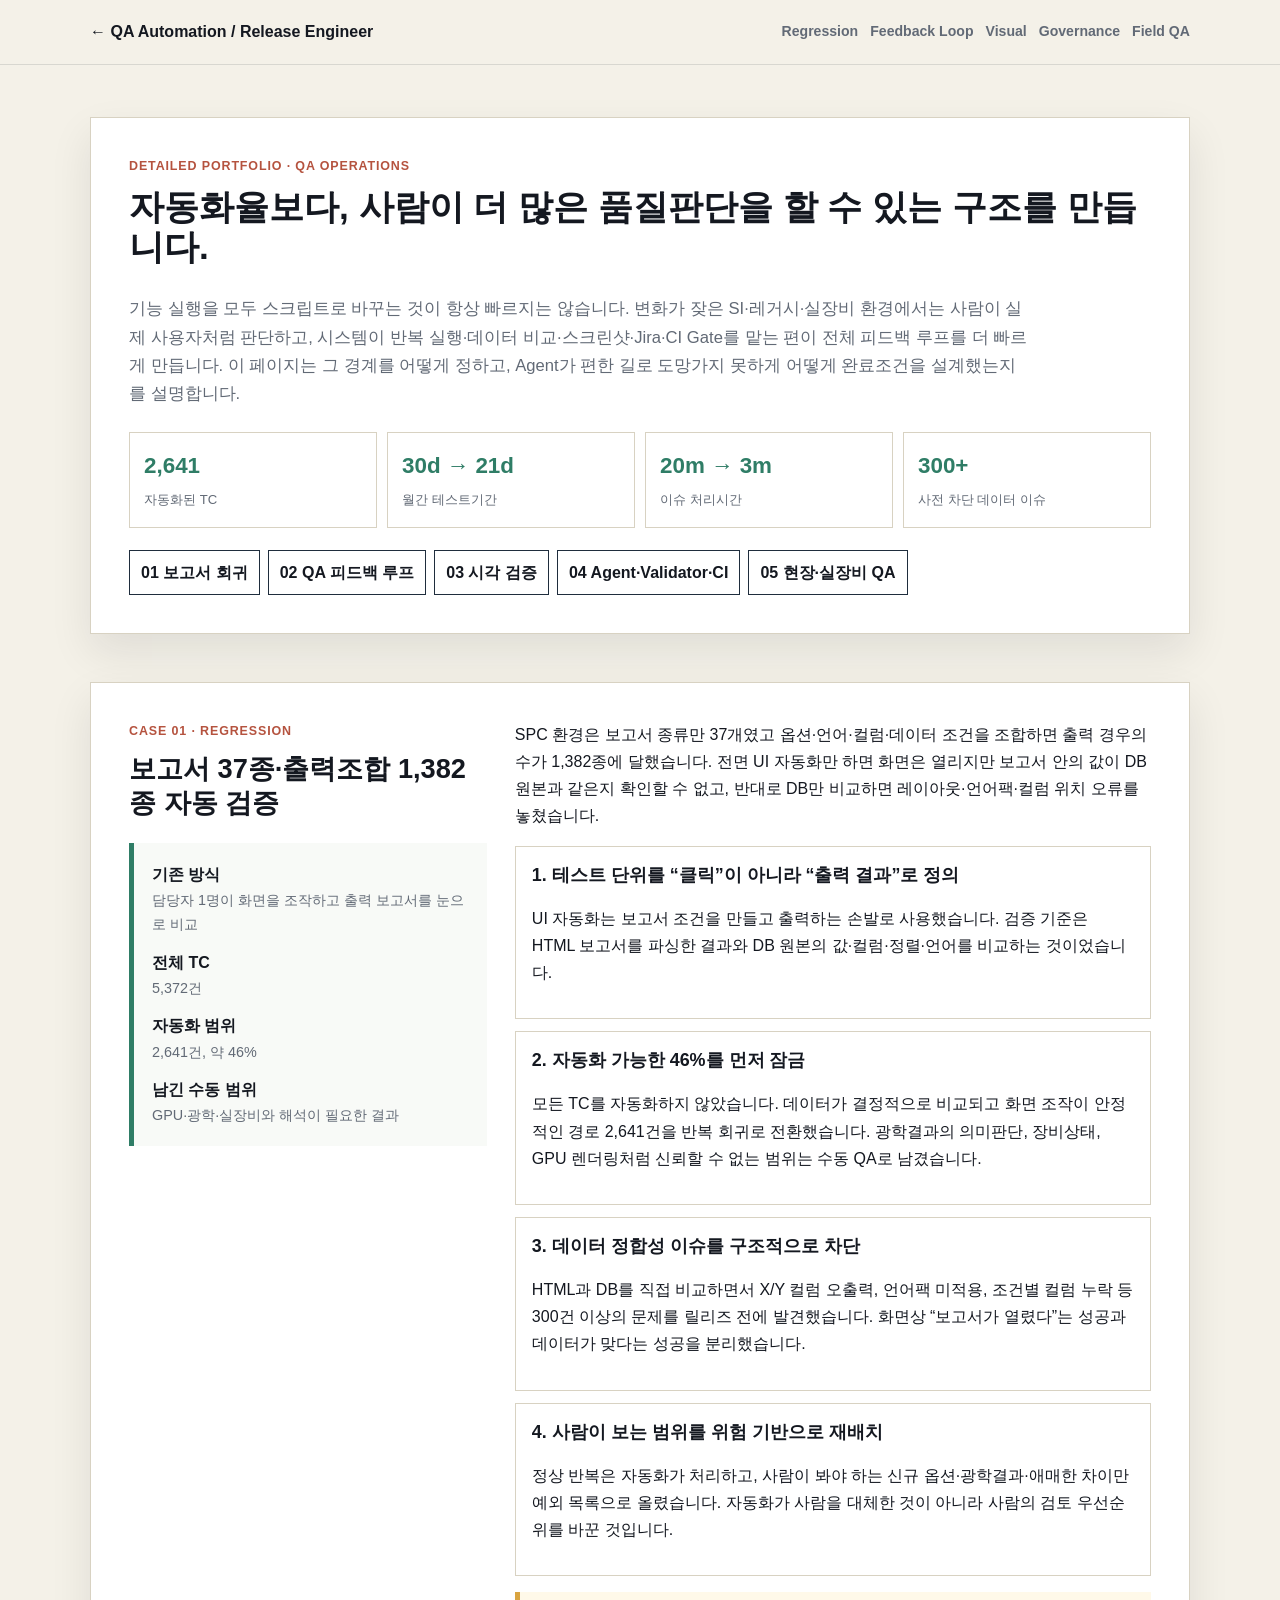
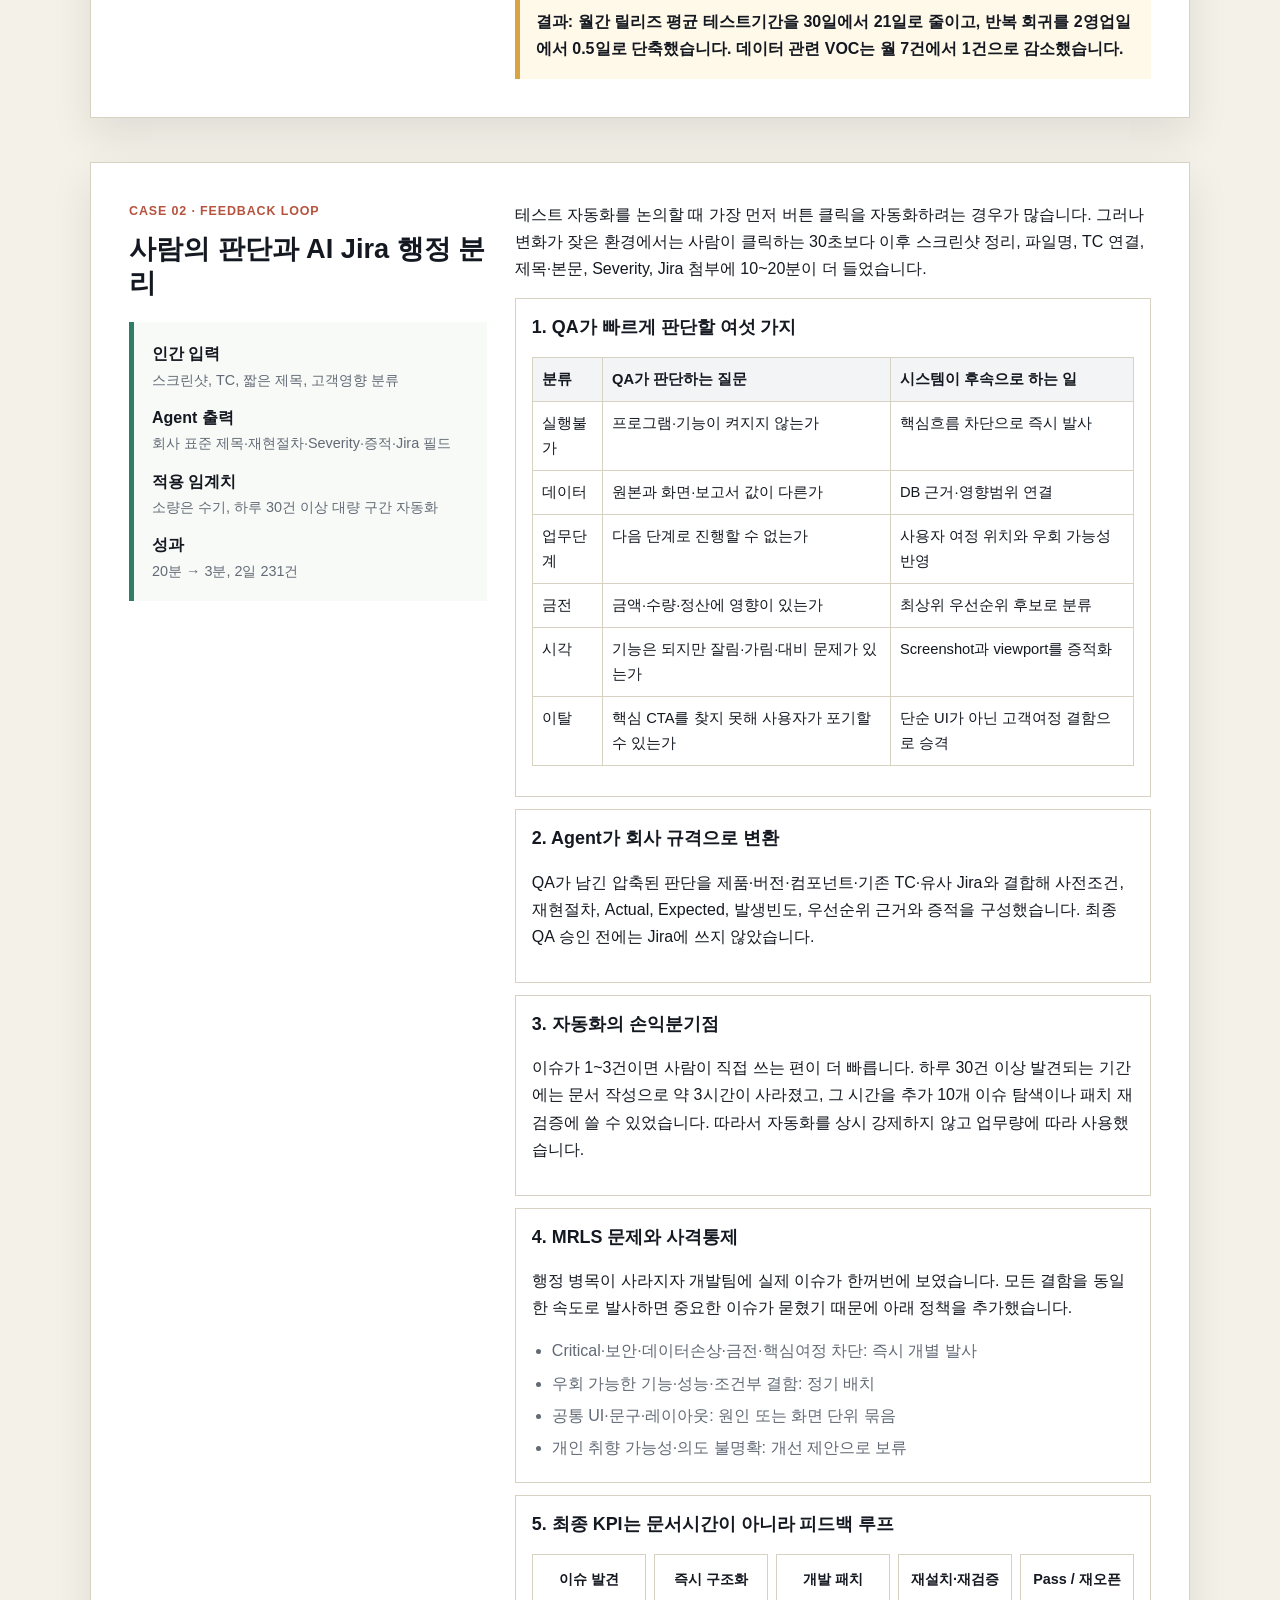
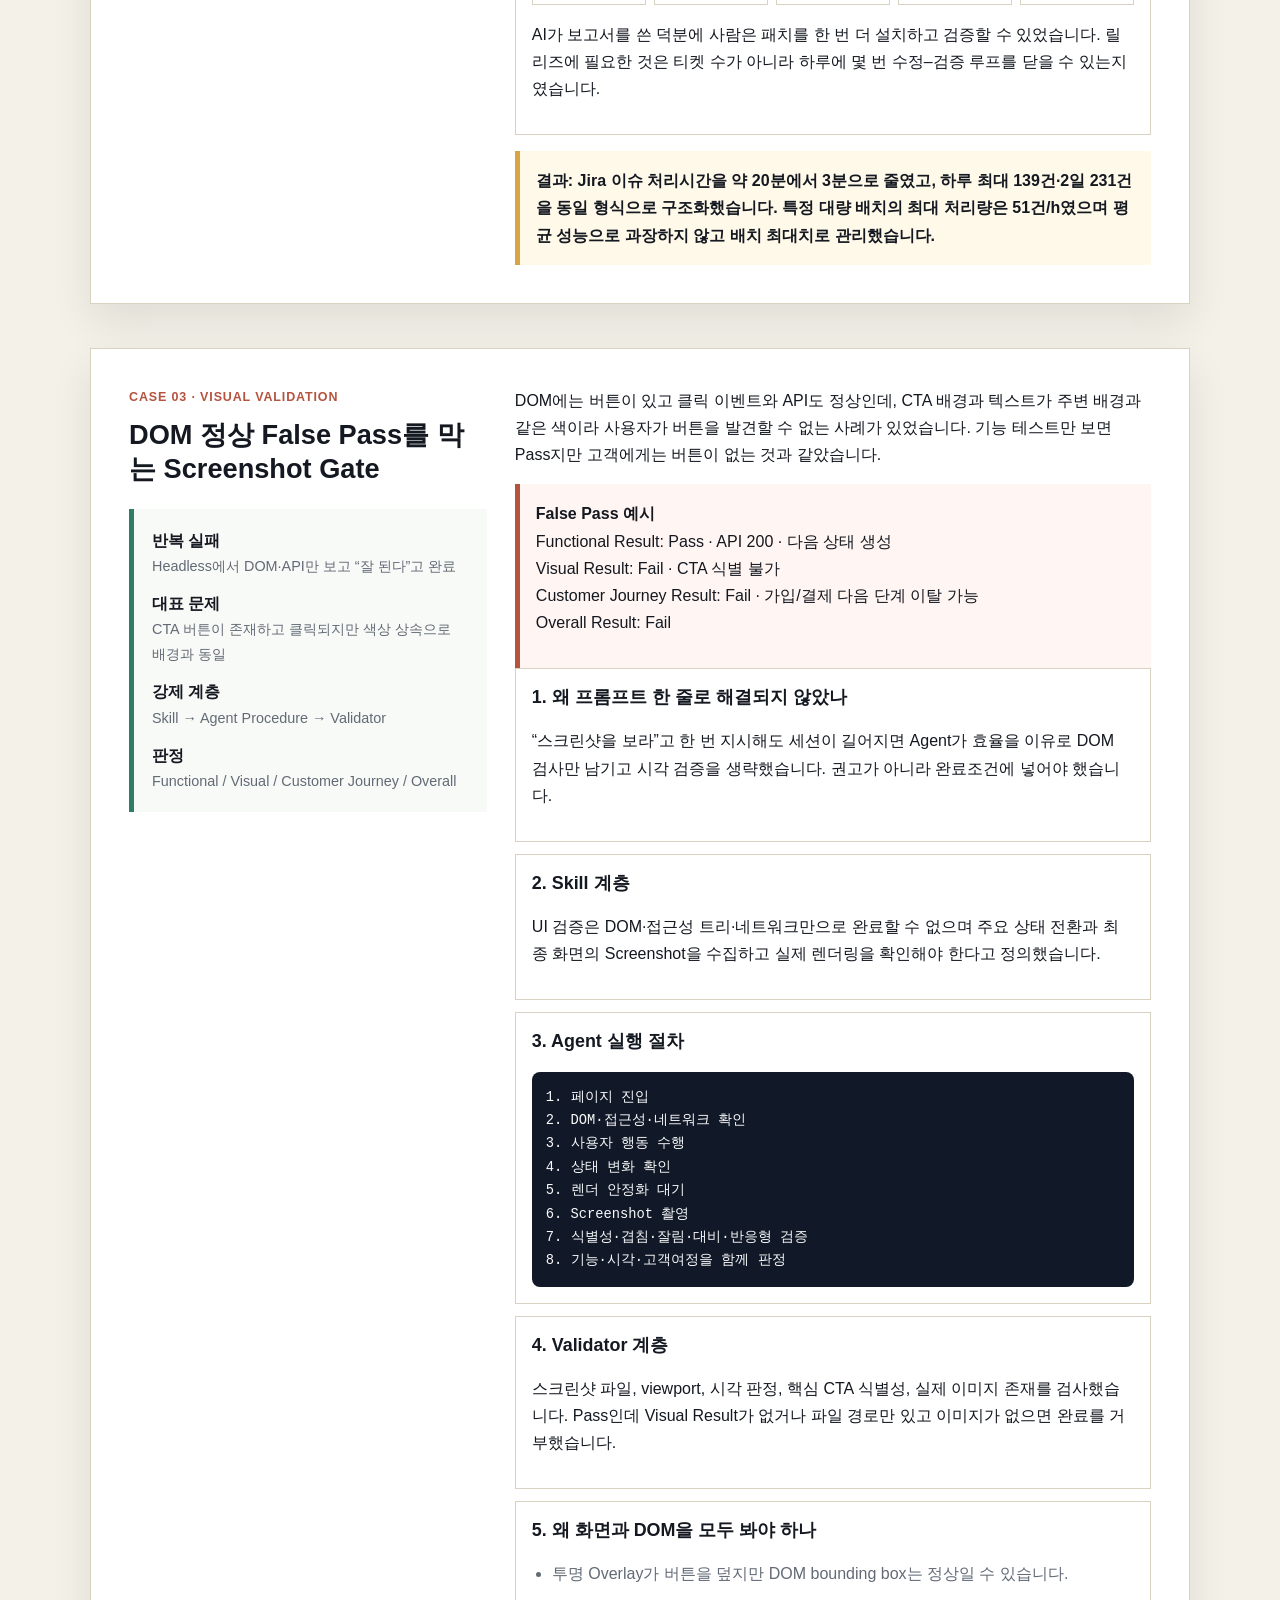
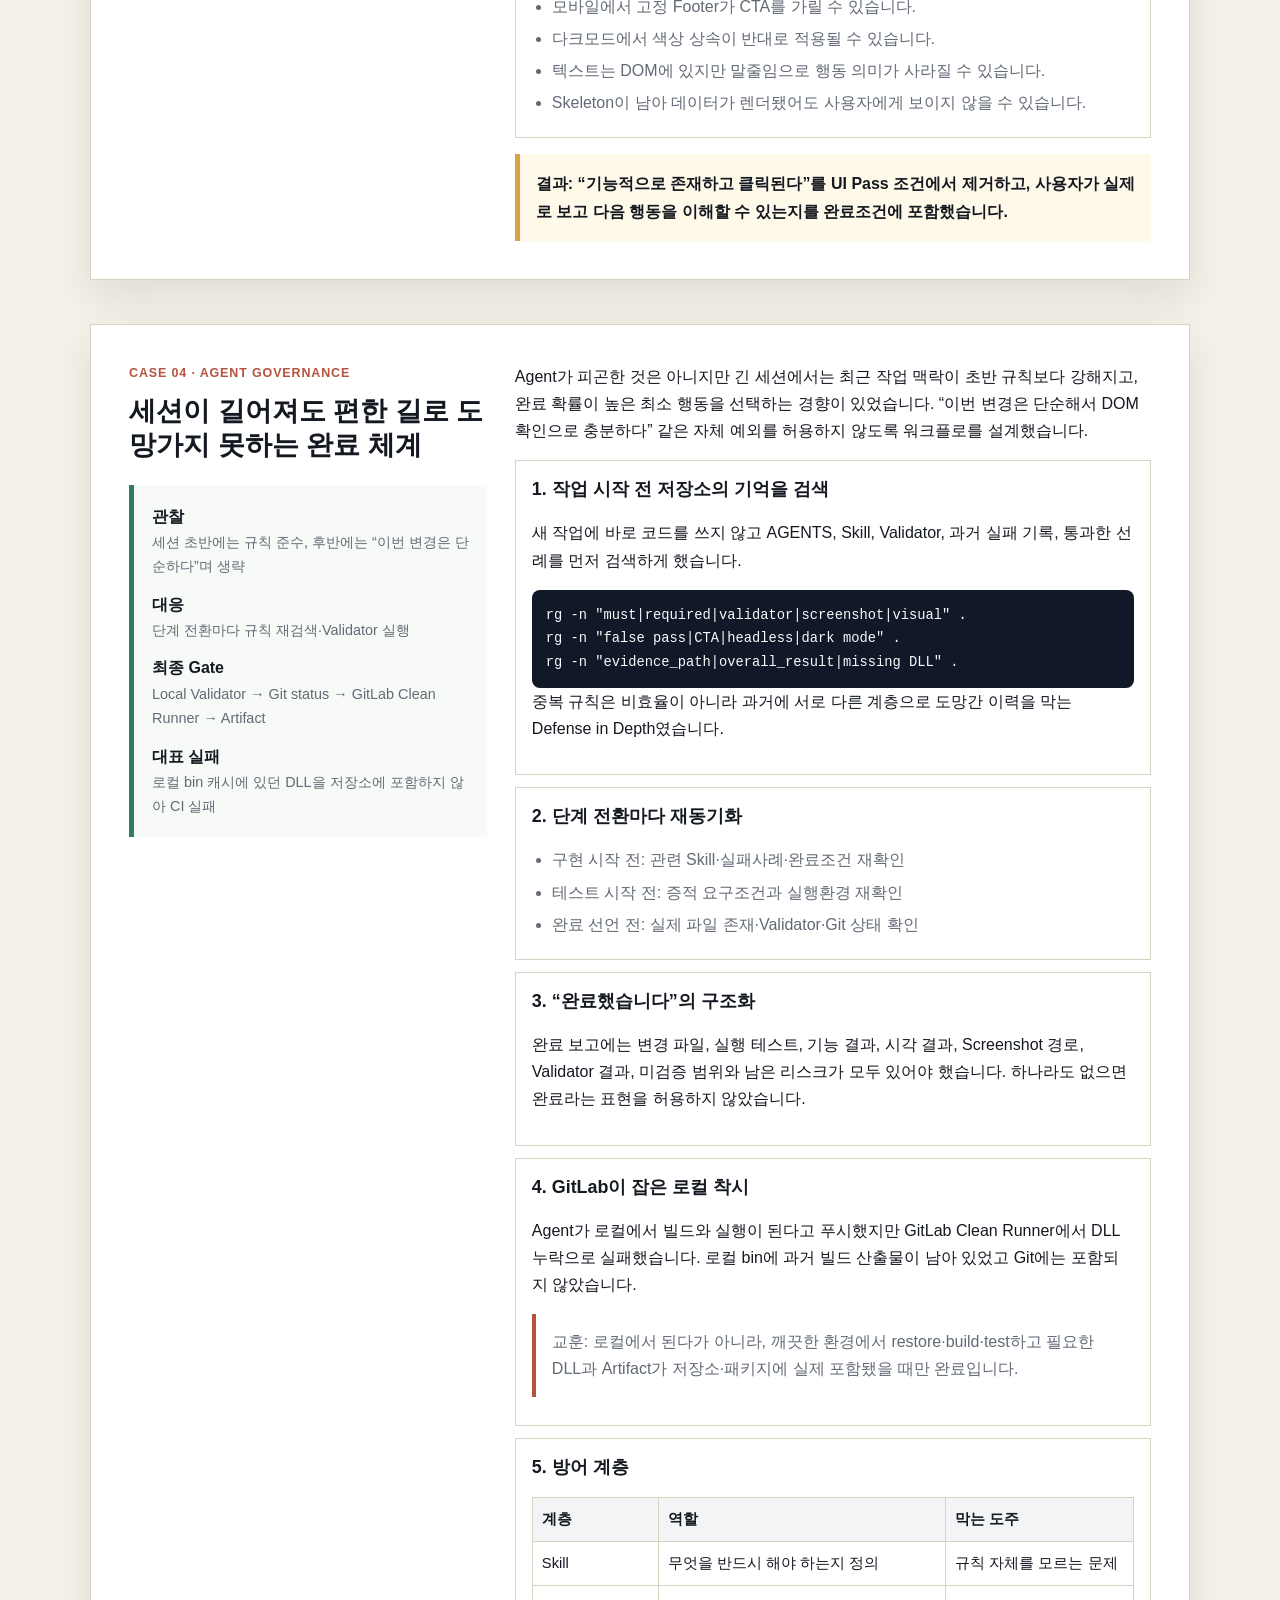
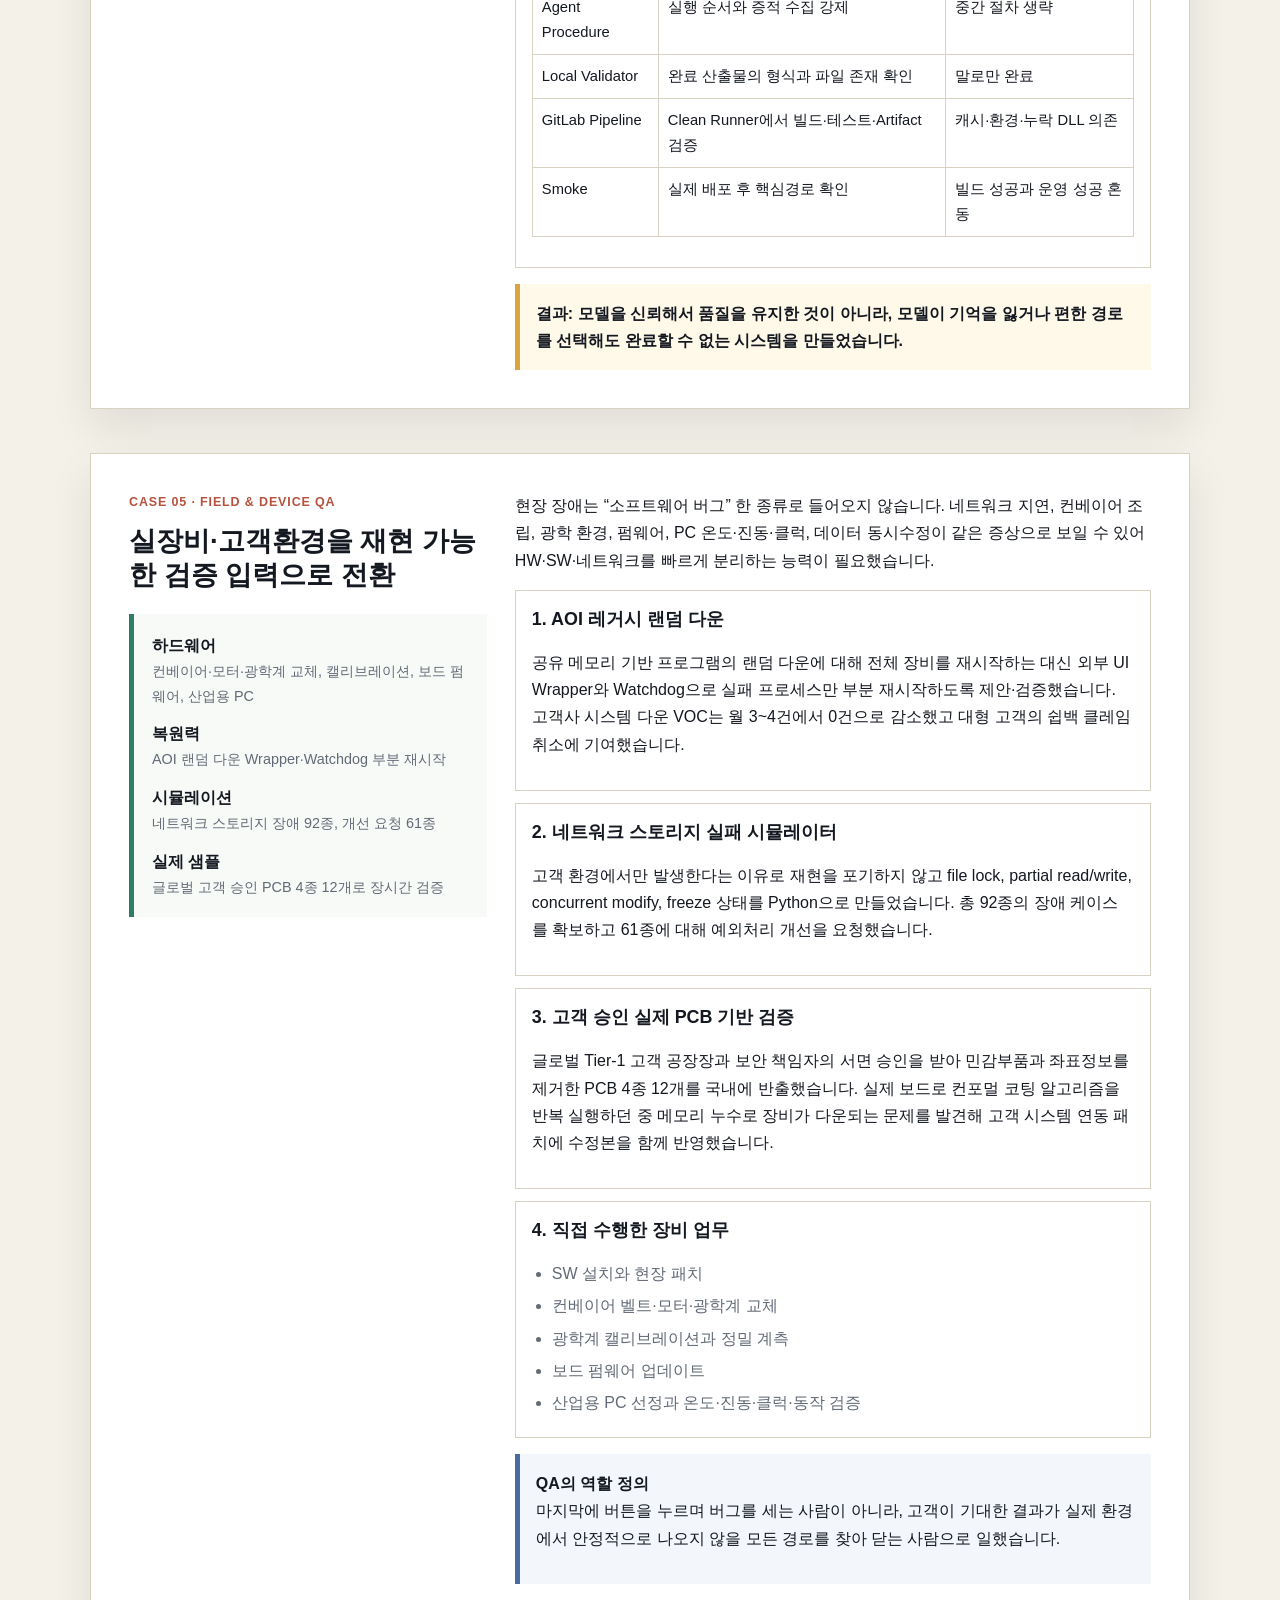
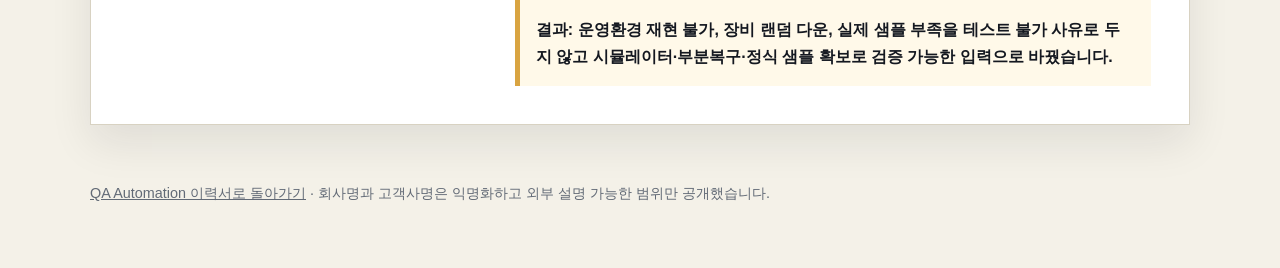
<file: portfolio/qa-operations.html>
<!doctype html>
<html lang="ko">
<head>
  <meta charset="utf-8">
  <meta name="viewport" content="width=device-width,initial-scale=1">
  <meta name="description" content="사람의 품질판단, AI 기반 Jira 행정, 시각 검증, Validator와 GitLab Gate를 결합한 QA Operations 상세 포트폴리오">
  <meta name="author" content="시우 조">
  <title>QA Operations Automation · 시우 조</title>
  <style>
    :root{--paper:#f4f1e8;--sheet:#fff;--ink:#141820;--muted:#626a76;--line:#d8d2c2;--navy:#1f2d3d;--green:#2f7d66;--red:#b5533f;--gold:#d9a441;--blue:#496b9d;--purple:#6f5a8f;--shadow:0 18px 40px rgba(20,24,32,.09)}*{box-sizing:border-box}html{scroll-behavior:smooth}body{margin:0;background:var(--paper);color:var(--ink);font-family:"Pretendard","Noto Sans KR","Segoe UI",Arial,sans-serif;line-height:1.7}a{color:inherit}.wrap{width:min(1100px,calc(100% - 36px));margin:0 auto}.header{position:sticky;top:0;z-index:20;border-bottom:1px solid rgba(20,24,32,.12);background:rgba(244,241,232,.94);backdrop-filter:blur(12px)}.nav{display:flex;align-items:center;justify-content:space-between;min-height:64px;gap:18px}.nav a{text-decoration:none;font-weight:900}.nav-links{display:flex;flex-wrap:wrap;gap:12px;color:var(--muted);font-size:.88rem}.hero{padding:52px 0 26px}.sheet{border:1px solid var(--line);background:var(--sheet);box-shadow:var(--shadow);padding:38px}.eyebrow{margin:0 0 10px;color:var(--red);font-size:.78rem;font-weight:900;letter-spacing:.07em;text-transform:uppercase}h1,h2,h3,h4,p{margin-top:0}h1{font-size:2.2rem;line-height:1.12}h2{font-size:1.7rem;line-height:1.25}h3{font-size:1.12rem;line-height:1.35}.lead{max-width:900px;color:var(--muted);font-size:1.04rem}.stats{display:grid;grid-template-columns:repeat(4,1fr);gap:10px;margin-top:24px}.stat{border:1px solid var(--line);background:#fff;padding:14px}.stat b{display:block;color:var(--green);font-size:1.4rem}.stat span{color:var(--muted);font-size:.82rem}.toc{display:flex;flex-wrap:wrap;gap:8px;margin-top:22px}.toc a{border:1px solid var(--navy);background:#fff;padding:8px 11px;text-decoration:none;font-weight:800}.section{padding:22px 0}.grid{display:grid;grid-template-columns:.72fr 1.28fr;gap:28px}.meta{position:sticky;top:88px;border-left:5px solid var(--green);background:#f8faf7;padding:18px}.meta strong{display:block;margin-top:12px}.meta strong:first-child{margin-top:0}.meta span{display:block;color:var(--muted);font-size:.9rem}.story{display:grid;gap:12px}.story section{border:1px solid var(--line);background:#fff;padding:16px}.story ul{margin:7px 0 0;padding-left:20px;color:var(--muted)}.story li{margin:5px 0}.result{border-left:5px solid var(--gold);background:#fff9e9;padding:16px;margin-top:16px;font-weight:900}.warning{border-left:5px solid var(--red);background:#fff5f2;padding:16px;margin-top:16px}.info{border-left:5px solid var(--blue);background:#f3f7fb;padding:16px;margin-top:16px}.guardrail{border:1px solid var(--line);background:#f8f7f2;padding:16px;margin-top:16px}.guardrail h3{font-size:1rem}.matrix{width:100%;border-collapse:collapse;margin:14px 0}.matrix th,.matrix td{border:1px solid var(--line);padding:9px;vertical-align:top;font-size:.92rem}.matrix th{background:#f3f4f6;text-align:left}.code{background:#111827;color:#f9fafb;padding:14px;border-radius:8px;white-space:pre-wrap;font-family:ui-monospace,SFMono-Regular,Menlo,Consolas,monospace;font-size:.86rem}.quote{border-left:4px solid var(--red);background:#fff;padding:14px 16px;margin:12px 0;color:var(--muted)}.loop{display:grid;grid-template-columns:repeat(5,1fr);gap:8px;margin:16px 0}.loop div{border:1px solid var(--line);background:#fff;padding:12px;text-align:center;font-weight:800;font-size:.9rem}.footer{padding:34px 0 48px;color:var(--muted);font-size:.9rem}@media(max-width:900px){.stats{grid-template-columns:repeat(2,1fr)}.loop{grid-template-columns:1fr}}@media(max-width:800px){.grid{grid-template-columns:1fr}.meta{position:static}.sheet{padding:24px}h1{font-size:1.68rem}.nav{align-items:flex-start;flex-direction:column;padding:13px 0}}@media(max-width:520px){.stats{grid-template-columns:1fr}}
  </style>
</head>
<body>
<header class="header"><nav class="nav wrap"><a href="../resume/qa-automation.html">← QA Automation / Release Engineer</a><div class="nav-links"><a href="#regression">Regression</a><a href="#feedback">Feedback Loop</a><a href="#visual">Visual</a><a href="#governance">Governance</a><a href="#field">Field QA</a></div></nav></header>
<main>
  <section class="hero wrap"><div class="sheet"><p class="eyebrow">Detailed Portfolio · QA Operations</p><h1>자동화율보다, 사람이 더 많은 품질판단을 할 수 있는 구조를 만듭니다.</h1><p class="lead">기능 실행을 모두 스크립트로 바꾸는 것이 항상 빠르지는 않습니다. 변화가 잦은 SI·레거시·실장비 환경에서는 사람이 실제 사용자처럼 판단하고, 시스템이 반복 실행·데이터 비교·스크린샷·Jira·CI Gate를 맡는 편이 전체 피드백 루프를 더 빠르게 만듭니다. 이 페이지는 그 경계를 어떻게 정하고, Agent가 편한 길로 도망가지 못하게 어떻게 완료조건을 설계했는지를 설명합니다.</p><div class="stats"><div class="stat"><b>2,641</b><span>자동화된 TC</span></div><div class="stat"><b>30d → 21d</b><span>월간 테스트기간</span></div><div class="stat"><b>20m → 3m</b><span>이슈 처리시간</span></div><div class="stat"><b>300+</b><span>사전 차단 데이터 이슈</span></div></div><div class="toc"><a href="#regression">01 보고서 회귀</a><a href="#feedback">02 QA 피드백 루프</a><a href="#visual">03 시각 검증</a><a href="#governance">04 Agent·Validator·CI</a><a href="#field">05 현장·실장비 QA</a></div></div></section>

  <section id="regression" class="section wrap"><div class="sheet grid"><aside><p class="eyebrow">Case 01 · Regression</p><h2>보고서 37종·출력조합 1,382종 자동 검증</h2><div class="meta"><strong>기존 방식</strong><span>담당자 1명이 화면을 조작하고 출력 보고서를 눈으로 비교</span><strong>전체 TC</strong><span>5,372건</span><strong>자동화 범위</strong><span>2,641건, 약 46%</span><strong>남긴 수동 범위</strong><span>GPU·광학·실장비와 해석이 필요한 결과</span></div></aside><article>
    <p>SPC 환경은 보고서 종류만 37개였고 옵션·언어·컬럼·데이터 조건을 조합하면 출력 경우의 수가 1,382종에 달했습니다. 전면 UI 자동화만 하면 화면은 열리지만 보고서 안의 값이 DB 원본과 같은지 확인할 수 없고, 반대로 DB만 비교하면 레이아웃·언어팩·컬럼 위치 오류를 놓쳤습니다.</p>
    <div class="story">
      <section><h3>1. 테스트 단위를 “클릭”이 아니라 “출력 결과”로 정의</h3><p>UI 자동화는 보고서 조건을 만들고 출력하는 손발로 사용했습니다. 검증 기준은 HTML 보고서를 파싱한 결과와 DB 원본의 값·컬럼·정렬·언어를 비교하는 것이었습니다.</p></section>
      <section><h3>2. 자동화 가능한 46%를 먼저 잠금</h3><p>모든 TC를 자동화하지 않았습니다. 데이터가 결정적으로 비교되고 화면 조작이 안정적인 경로 2,641건을 반복 회귀로 전환했습니다. 광학결과의 의미판단, 장비상태, GPU 렌더링처럼 신뢰할 수 없는 범위는 수동 QA로 남겼습니다.</p></section>
      <section><h3>3. 데이터 정합성 이슈를 구조적으로 차단</h3><p>HTML과 DB를 직접 비교하면서 X/Y 컬럼 오출력, 언어팩 미적용, 조건별 컬럼 누락 등 300건 이상의 문제를 릴리즈 전에 발견했습니다. 화면상 “보고서가 열렸다”는 성공과 데이터가 맞다는 성공을 분리했습니다.</p></section>
      <section><h3>4. 사람이 보는 범위를 위험 기반으로 재배치</h3><p>정상 반복은 자동화가 처리하고, 사람이 봐야 하는 신규 옵션·광학결과·애매한 차이만 예외 목록으로 올렸습니다. 자동화가 사람을 대체한 것이 아니라 사람의 검토 우선순위를 바꾼 것입니다.</p></section>
    </div>
    <div class="result">결과: 월간 릴리즈 평균 테스트기간을 30일에서 21일로 줄이고, 반복 회귀를 2영업일에서 0.5일로 단축했습니다. 데이터 관련 VOC는 월 7건에서 1건으로 감소했습니다.</div>
  </article></div></section>

  <section id="feedback" class="section wrap"><div class="sheet grid"><aside><p class="eyebrow">Case 02 · Feedback Loop</p><h2>사람의 판단과 AI Jira 행정 분리</h2><div class="meta"><strong>인간 입력</strong><span>스크린샷, TC, 짧은 제목, 고객영향 분류</span><strong>Agent 출력</strong><span>회사 표준 제목·재현절차·Severity·증적·Jira 필드</span><strong>적용 임계치</strong><span>소량은 수기, 하루 30건 이상 대량 구간 자동화</span><strong>성과</strong><span>20분 → 3분, 2일 231건</span></div></aside><article>
    <p>테스트 자동화를 논의할 때 가장 먼저 버튼 클릭을 자동화하려는 경우가 많습니다. 그러나 변화가 잦은 환경에서는 사람이 클릭하는 30초보다 이후 스크린샷 정리, 파일명, TC 연결, 제목·본문, Severity, Jira 첨부에 10~20분이 더 들었습니다.</p>
    <div class="story">
      <section><h3>1. QA가 빠르게 판단할 여섯 가지</h3><table class="matrix"><thead><tr><th>분류</th><th>QA가 판단하는 질문</th><th>시스템이 후속으로 하는 일</th></tr></thead><tbody><tr><td>실행불가</td><td>프로그램·기능이 켜지지 않는가</td><td>핵심흐름 차단으로 즉시 발사</td></tr><tr><td>데이터</td><td>원본과 화면·보고서 값이 다른가</td><td>DB 근거·영향범위 연결</td></tr><tr><td>업무단계</td><td>다음 단계로 진행할 수 없는가</td><td>사용자 여정 위치와 우회 가능성 반영</td></tr><tr><td>금전</td><td>금액·수량·정산에 영향이 있는가</td><td>최상위 우선순위 후보로 분류</td></tr><tr><td>시각</td><td>기능은 되지만 잘림·가림·대비 문제가 있는가</td><td>Screenshot과 viewport를 증적화</td></tr><tr><td>이탈</td><td>핵심 CTA를 찾지 못해 사용자가 포기할 수 있는가</td><td>단순 UI가 아닌 고객여정 결함으로 승격</td></tr></tbody></table></section>
      <section><h3>2. Agent가 회사 규격으로 변환</h3><p>QA가 남긴 압축된 판단을 제품·버전·컴포넌트·기존 TC·유사 Jira와 결합해 사전조건, 재현절차, Actual, Expected, 발생빈도, 우선순위 근거와 증적을 구성했습니다. 최종 QA 승인 전에는 Jira에 쓰지 않았습니다.</p></section>
      <section><h3>3. 자동화의 손익분기점</h3><p>이슈가 1~3건이면 사람이 직접 쓰는 편이 더 빠릅니다. 하루 30건 이상 발견되는 기간에는 문서 작성으로 약 3시간이 사라졌고, 그 시간을 추가 10개 이슈 탐색이나 패치 재검증에 쓸 수 있었습니다. 따라서 자동화를 상시 강제하지 않고 업무량에 따라 사용했습니다.</p></section>
      <section><h3>4. MRLS 문제와 사격통제</h3><p>행정 병목이 사라지자 개발팀에 실제 이슈가 한꺼번에 보였습니다. 모든 결함을 동일한 속도로 발사하면 중요한 이슈가 묻혔기 때문에 아래 정책을 추가했습니다.</p><ul><li>Critical·보안·데이터손상·금전·핵심여정 차단: 즉시 개별 발사</li><li>우회 가능한 기능·성능·조건부 결함: 정기 배치</li><li>공통 UI·문구·레이아웃: 원인 또는 화면 단위 묶음</li><li>개인 취향 가능성·의도 불명확: 개선 제안으로 보류</li></ul></section>
      <section><h3>5. 최종 KPI는 문서시간이 아니라 피드백 루프</h3><div class="loop"><div>이슈 발견</div><div>즉시 구조화</div><div>개발 패치</div><div>재설치·재검증</div><div>Pass / 재오픈</div></div><p>AI가 보고서를 쓴 덕분에 사람은 패치를 한 번 더 설치하고 검증할 수 있었습니다. 릴리즈에 필요한 것은 티켓 수가 아니라 하루에 몇 번 수정–검증 루프를 닫을 수 있는지였습니다.</p></section>
    </div>
    <div class="result">결과: Jira 이슈 처리시간을 약 20분에서 3분으로 줄였고, 하루 최대 139건·2일 231건을 동일 형식으로 구조화했습니다. 특정 대량 배치의 최대 처리량은 51건/h였으며 평균 성능으로 과장하지 않고 배치 최대치로 관리했습니다.</div>
  </article></div></section>

  <section id="visual" class="section wrap"><div class="sheet grid"><aside><p class="eyebrow">Case 03 · Visual Validation</p><h2>DOM 정상 False Pass를 막는 Screenshot Gate</h2><div class="meta"><strong>반복 실패</strong><span>Headless에서 DOM·API만 보고 “잘 된다”고 완료</span><strong>대표 문제</strong><span>CTA 버튼이 존재하고 클릭되지만 색상 상속으로 배경과 동일</span><strong>강제 계층</strong><span>Skill → Agent Procedure → Validator</span><strong>판정</strong><span>Functional / Visual / Customer Journey / Overall</span></div></aside><article>
    <p>DOM에는 버튼이 있고 클릭 이벤트와 API도 정상인데, CTA 배경과 텍스트가 주변 배경과 같은 색이라 사용자가 버튼을 발견할 수 없는 사례가 있었습니다. 기능 테스트만 보면 Pass지만 고객에게는 버튼이 없는 것과 같았습니다.</p>
    <div class="warning"><strong>False Pass 예시</strong><p>Functional Result: Pass · API 200 · 다음 상태 생성<br>Visual Result: Fail · CTA 식별 불가<br>Customer Journey Result: Fail · 가입/결제 다음 단계 이탈 가능<br>Overall Result: Fail</p></div>
    <div class="story">
      <section><h3>1. 왜 프롬프트 한 줄로 해결되지 않았나</h3><p>“스크린샷을 보라”고 한 번 지시해도 세션이 길어지면 Agent가 효율을 이유로 DOM 검사만 남기고 시각 검증을 생략했습니다. 권고가 아니라 완료조건에 넣어야 했습니다.</p></section>
      <section><h3>2. Skill 계층</h3><p>UI 검증은 DOM·접근성 트리·네트워크만으로 완료할 수 없으며 주요 상태 전환과 최종 화면의 Screenshot을 수집하고 실제 렌더링을 확인해야 한다고 정의했습니다.</p></section>
      <section><h3>3. Agent 실행 절차</h3><div class="code">1. 페이지 진입
2. DOM·접근성·네트워크 확인
3. 사용자 행동 수행
4. 상태 변화 확인
5. 렌더 안정화 대기
6. Screenshot 촬영
7. 식별성·겹침·잘림·대비·반응형 검증
8. 기능·시각·고객여정을 함께 판정</div></section>
      <section><h3>4. Validator 계층</h3><p>스크린샷 파일, viewport, 시각 판정, 핵심 CTA 식별성, 실제 이미지 존재를 검사했습니다. Pass인데 Visual Result가 없거나 파일 경로만 있고 이미지가 없으면 완료를 거부했습니다.</p></section>
      <section><h3>5. 왜 화면과 DOM을 모두 봐야 하나</h3><ul><li>투명 Overlay가 버튼을 덮지만 DOM bounding box는 정상일 수 있습니다.</li><li>모바일에서 고정 Footer가 CTA를 가릴 수 있습니다.</li><li>다크모드에서 색상 상속이 반대로 적용될 수 있습니다.</li><li>텍스트는 DOM에 있지만 말줄임으로 행동 의미가 사라질 수 있습니다.</li><li>Skeleton이 남아 데이터가 렌더됐어도 사용자에게 보이지 않을 수 있습니다.</li></ul></section>
    </div>
    <div class="result">결과: “기능적으로 존재하고 클릭된다”를 UI Pass 조건에서 제거하고, 사용자가 실제로 보고 다음 행동을 이해할 수 있는지를 완료조건에 포함했습니다.</div>
  </article></div></section>

  <section id="governance" class="section wrap"><div class="sheet grid"><aside><p class="eyebrow">Case 04 · Agent Governance</p><h2>세션이 길어져도 편한 길로 도망가지 못하는 완료 체계</h2><div class="meta"><strong>관찰</strong><span>세션 초반에는 규칙 준수, 후반에는 “이번 변경은 단순하다”며 생략</span><strong>대응</strong><span>단계 전환마다 규칙 재검색·Validator 실행</span><strong>최종 Gate</strong><span>Local Validator → Git status → GitLab Clean Runner → Artifact</span><strong>대표 실패</strong><span>로컬 bin 캐시에 있던 DLL을 저장소에 포함하지 않아 CI 실패</span></div></aside><article>
    <p>Agent가 피곤한 것은 아니지만 긴 세션에서는 최근 작업 맥락이 초반 규칙보다 강해지고, 완료 확률이 높은 최소 행동을 선택하는 경향이 있었습니다. “이번 변경은 단순해서 DOM 확인으로 충분하다” 같은 자체 예외를 허용하지 않도록 워크플로를 설계했습니다.</p>
    <div class="story">
      <section><h3>1. 작업 시작 전 저장소의 기억을 검색</h3><p>새 작업에 바로 코드를 쓰지 않고 AGENTS, Skill, Validator, 과거 실패 기록, 통과한 선례를 먼저 검색하게 했습니다.</p><div class="code">rg -n "must|required|validator|screenshot|visual" .
rg -n "false pass|CTA|headless|dark mode" .
rg -n "evidence_path|overall_result|missing DLL" .</div><p>중복 규칙은 비효율이 아니라 과거에 서로 다른 계층으로 도망간 이력을 막는 Defense in Depth였습니다.</p></section>
      <section><h3>2. 단계 전환마다 재동기화</h3><ul><li>구현 시작 전: 관련 Skill·실패사례·완료조건 재확인</li><li>테스트 시작 전: 증적 요구조건과 실행환경 재확인</li><li>완료 선언 전: 실제 파일 존재·Validator·Git 상태 확인</li></ul></section>
      <section><h3>3. “완료했습니다”의 구조화</h3><p>완료 보고에는 변경 파일, 실행 테스트, 기능 결과, 시각 결과, Screenshot 경로, Validator 결과, 미검증 범위와 남은 리스크가 모두 있어야 했습니다. 하나라도 없으면 완료라는 표현을 허용하지 않았습니다.</p></section>
      <section><h3>4. GitLab이 잡은 로컬 착시</h3><p>Agent가 로컬에서 빌드와 실행이 된다고 푸시했지만 GitLab Clean Runner에서 DLL 누락으로 실패했습니다. 로컬 bin에 과거 빌드 산출물이 남아 있었고 Git에는 포함되지 않았습니다.</p><div class="quote">교훈: 로컬에서 된다가 아니라, 깨끗한 환경에서 restore·build·test하고 필요한 DLL과 Artifact가 저장소·패키지에 실제 포함됐을 때만 완료입니다.</div></section>
      <section><h3>5. 방어 계층</h3><table class="matrix"><thead><tr><th>계층</th><th>역할</th><th>막는 도주</th></tr></thead><tbody><tr><td>Skill</td><td>무엇을 반드시 해야 하는지 정의</td><td>규칙 자체를 모르는 문제</td></tr><tr><td>Agent Procedure</td><td>실행 순서와 증적 수집 강제</td><td>중간 절차 생략</td></tr><tr><td>Local Validator</td><td>완료 산출물의 형식과 파일 존재 확인</td><td>말로만 완료</td></tr><tr><td>GitLab Pipeline</td><td>Clean Runner에서 빌드·테스트·Artifact 검증</td><td>캐시·환경·누락 DLL 의존</td></tr><tr><td>Smoke</td><td>실제 배포 후 핵심경로 확인</td><td>빌드 성공과 운영 성공 혼동</td></tr></tbody></table></section>
    </div>
    <div class="result">결과: 모델을 신뢰해서 품질을 유지한 것이 아니라, 모델이 기억을 잃거나 편한 경로를 선택해도 완료할 수 없는 시스템을 만들었습니다.</div>
  </article></div></section>

  <section id="field" class="section wrap"><div class="sheet grid"><aside><p class="eyebrow">Case 05 · Field & Device QA</p><h2>실장비·고객환경을 재현 가능한 검증 입력으로 전환</h2><div class="meta"><strong>하드웨어</strong><span>컨베이어·모터·광학계 교체, 캘리브레이션, 보드 펌웨어, 산업용 PC</span><strong>복원력</strong><span>AOI 랜덤 다운 Wrapper·Watchdog 부분 재시작</span><strong>시뮬레이션</strong><span>네트워크 스토리지 장애 92종, 개선 요청 61종</span><strong>실제 샘플</strong><span>글로벌 고객 승인 PCB 4종 12개로 장시간 검증</span></div></aside><article>
    <p>현장 장애는 “소프트웨어 버그” 한 종류로 들어오지 않습니다. 네트워크 지연, 컨베이어 조립, 광학 환경, 펌웨어, PC 온도·진동·클럭, 데이터 동시수정이 같은 증상으로 보일 수 있어 HW·SW·네트워크를 빠르게 분리하는 능력이 필요했습니다.</p>
    <div class="story">
      <section><h3>1. AOI 레거시 랜덤 다운</h3><p>공유 메모리 기반 프로그램의 랜덤 다운에 대해 전체 장비를 재시작하는 대신 외부 UI Wrapper와 Watchdog으로 실패 프로세스만 부분 재시작하도록 제안·검증했습니다. 고객사 시스템 다운 VOC는 월 3~4건에서 0건으로 감소했고 대형 고객의 쉽백 클레임 취소에 기여했습니다.</p></section>
      <section><h3>2. 네트워크 스토리지 실패 시뮬레이터</h3><p>고객 환경에서만 발생한다는 이유로 재현을 포기하지 않고 file lock, partial read/write, concurrent modify, freeze 상태를 Python으로 만들었습니다. 총 92종의 장애 케이스를 확보하고 61종에 대해 예외처리 개선을 요청했습니다.</p></section>
      <section><h3>3. 고객 승인 실제 PCB 기반 검증</h3><p>글로벌 Tier-1 고객 공장장과 보안 책임자의 서면 승인을 받아 민감부품과 좌표정보를 제거한 PCB 4종 12개를 국내에 반출했습니다. 실제 보드로 컨포멀 코팅 알고리즘을 반복 실행하던 중 메모리 누수로 장비가 다운되는 문제를 발견해 고객 시스템 연동 패치에 수정본을 함께 반영했습니다.</p></section>
      <section><h3>4. 직접 수행한 장비 업무</h3><ul><li>SW 설치와 현장 패치</li><li>컨베이어 벨트·모터·광학계 교체</li><li>광학계 캘리브레이션과 정밀 계측</li><li>보드 펌웨어 업데이트</li><li>산업용 PC 선정과 온도·진동·클럭·동작 검증</li></ul></section>
    </div>
    <div class="info"><strong>QA의 역할 정의</strong><p>마지막에 버튼을 누르며 버그를 세는 사람이 아니라, 고객이 기대한 결과가 실제 환경에서 안정적으로 나오지 않을 모든 경로를 찾아 닫는 사람으로 일했습니다.</p></div>
    <div class="result">결과: 운영환경 재현 불가, 장비 랜덤 다운, 실제 샘플 부족을 테스트 불가 사유로 두지 않고 시뮬레이터·부분복구·정식 샘플 확보로 검증 가능한 입력으로 바꿨습니다.</div>
  </article></div></section>
</main>
<footer class="footer wrap"><p><a href="../resume/qa-automation.html">QA Automation 이력서로 돌아가기</a> · 회사명과 고객사명은 익명화하고 외부 설명 가능한 범위만 공개했습니다.</p></footer>
</body>
</html>
</file>
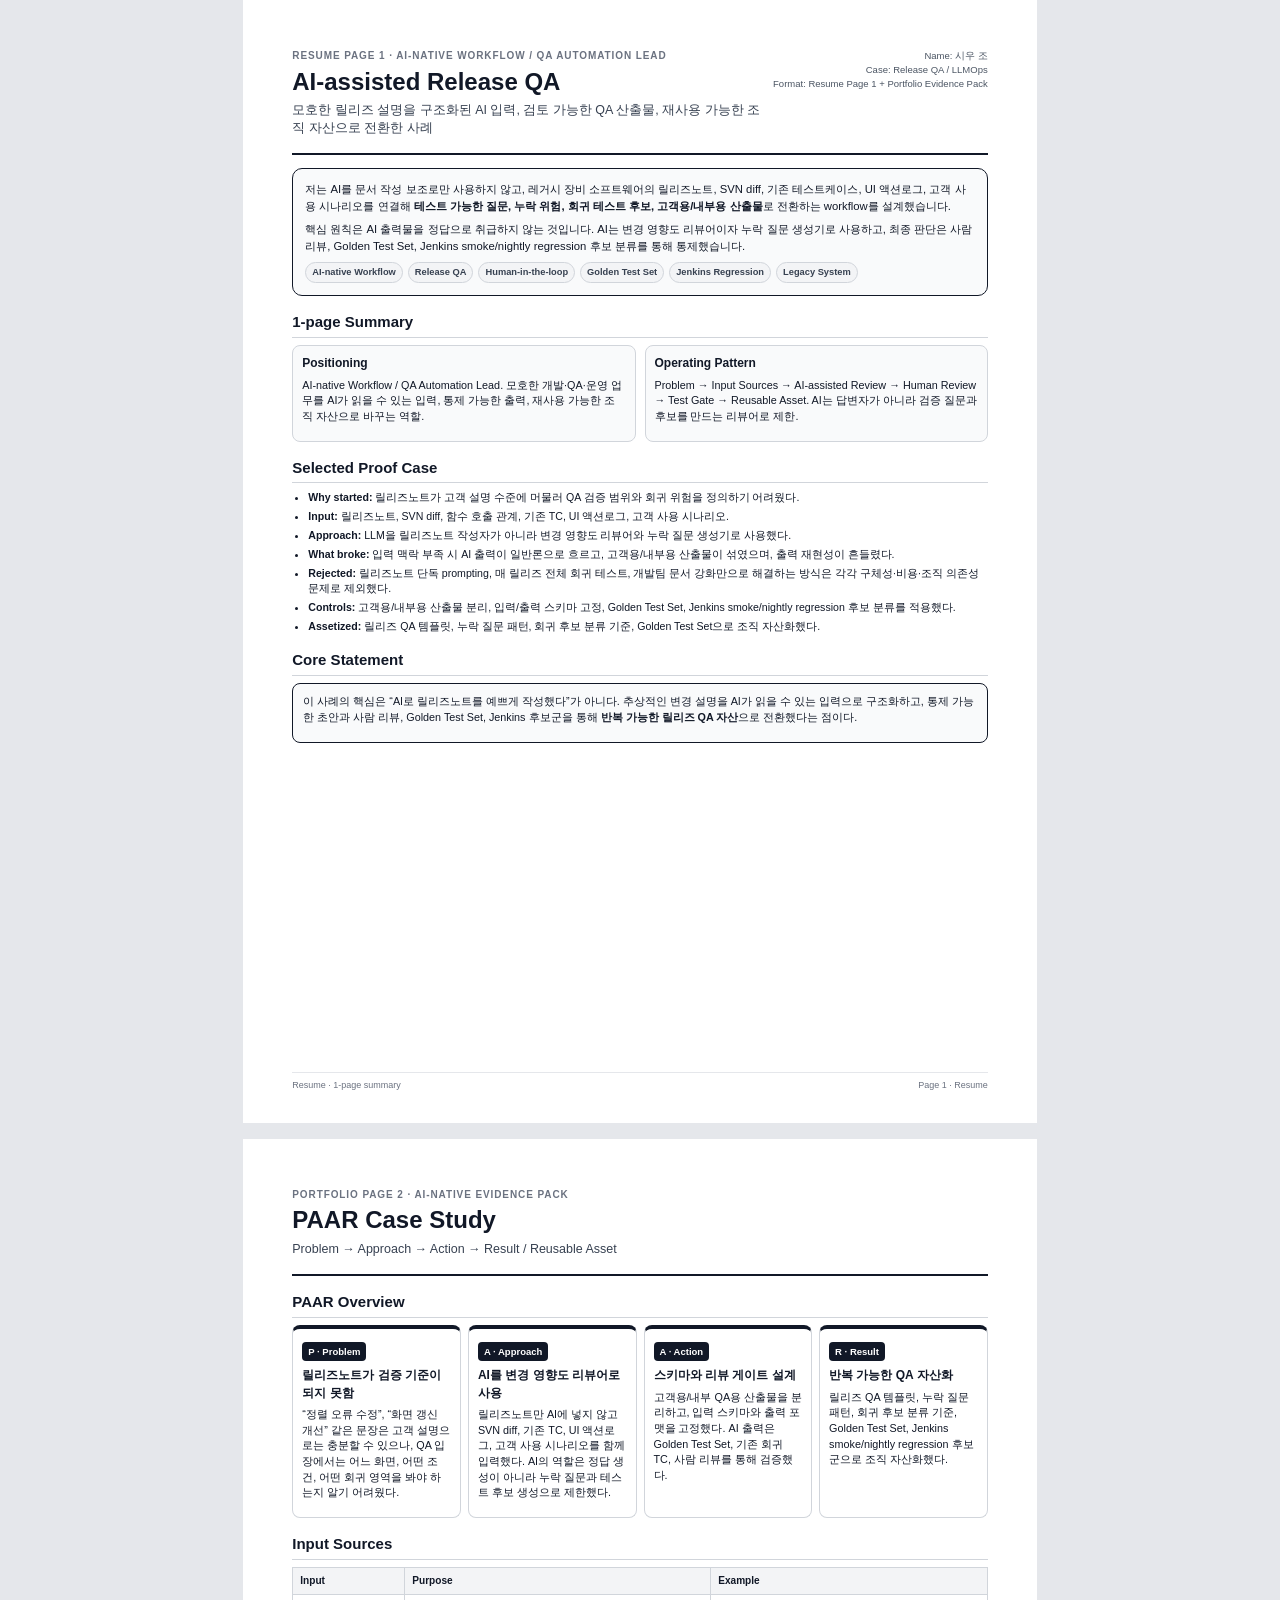
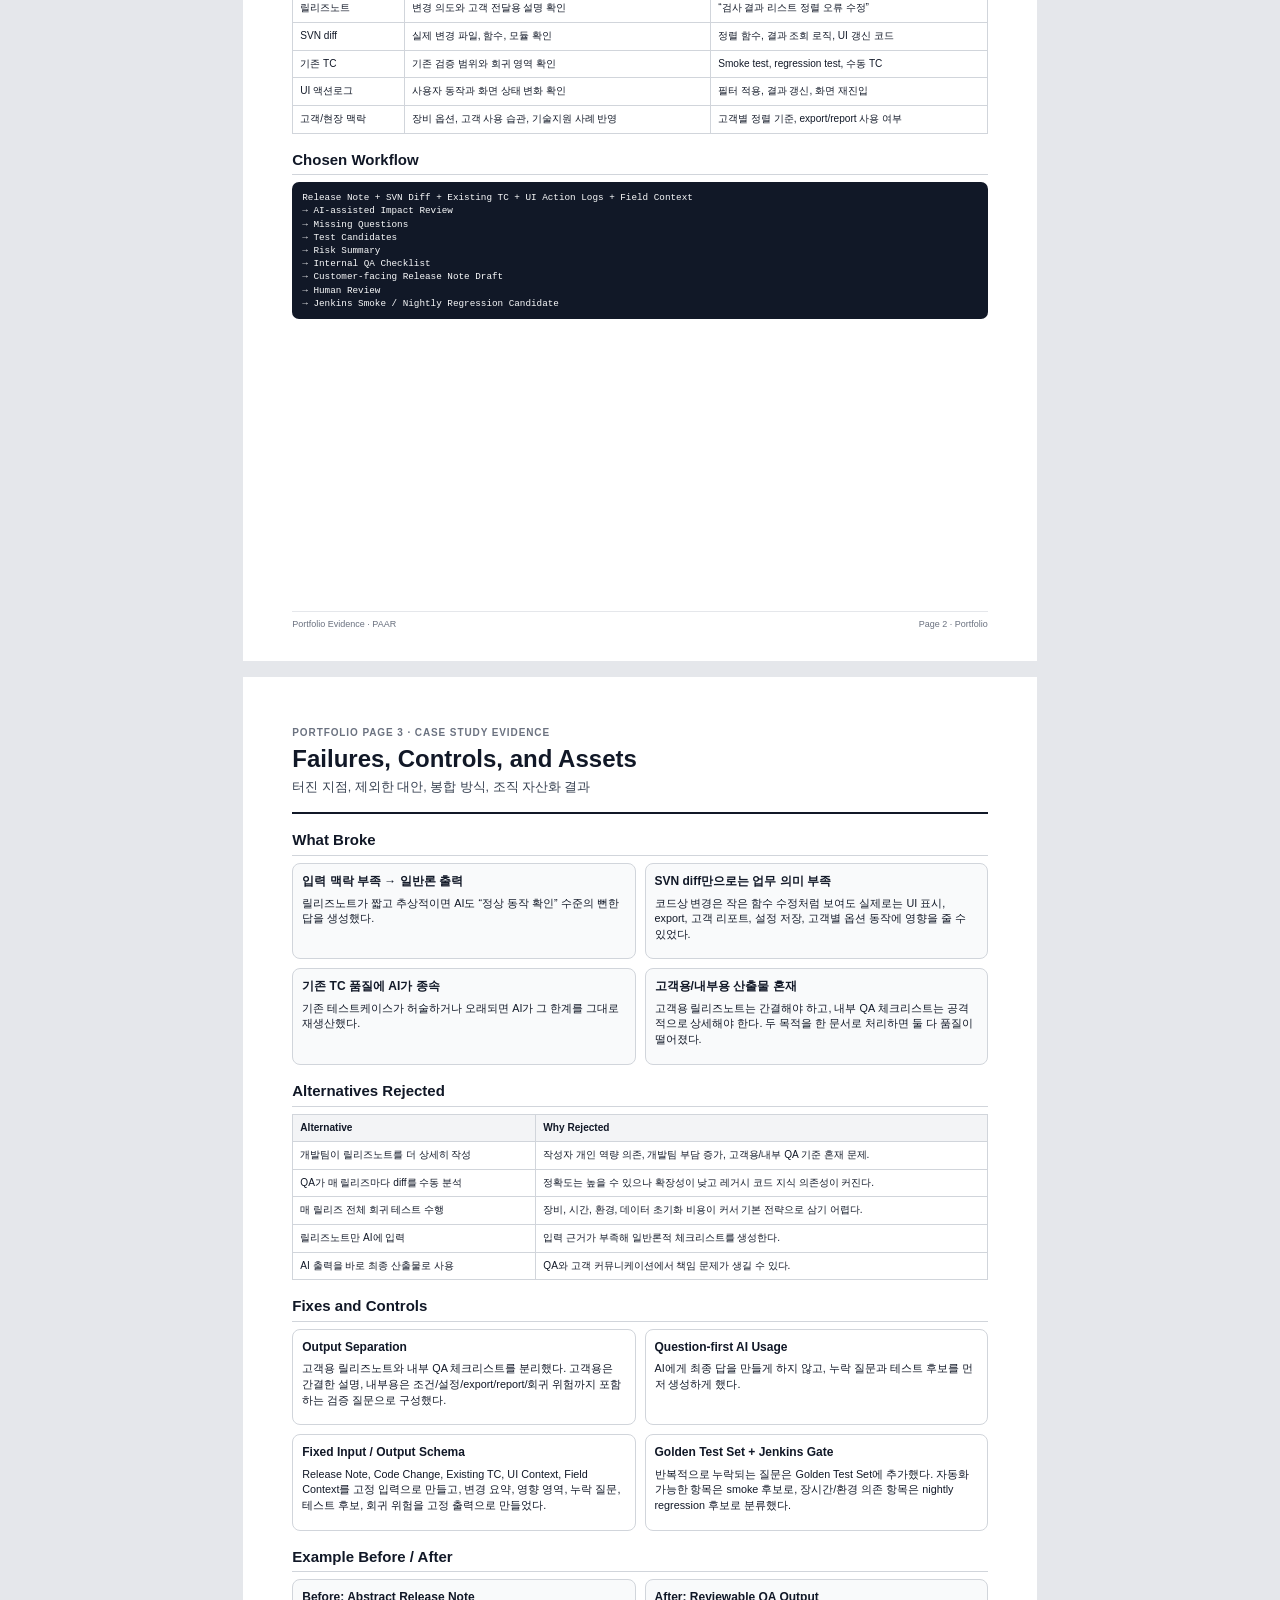
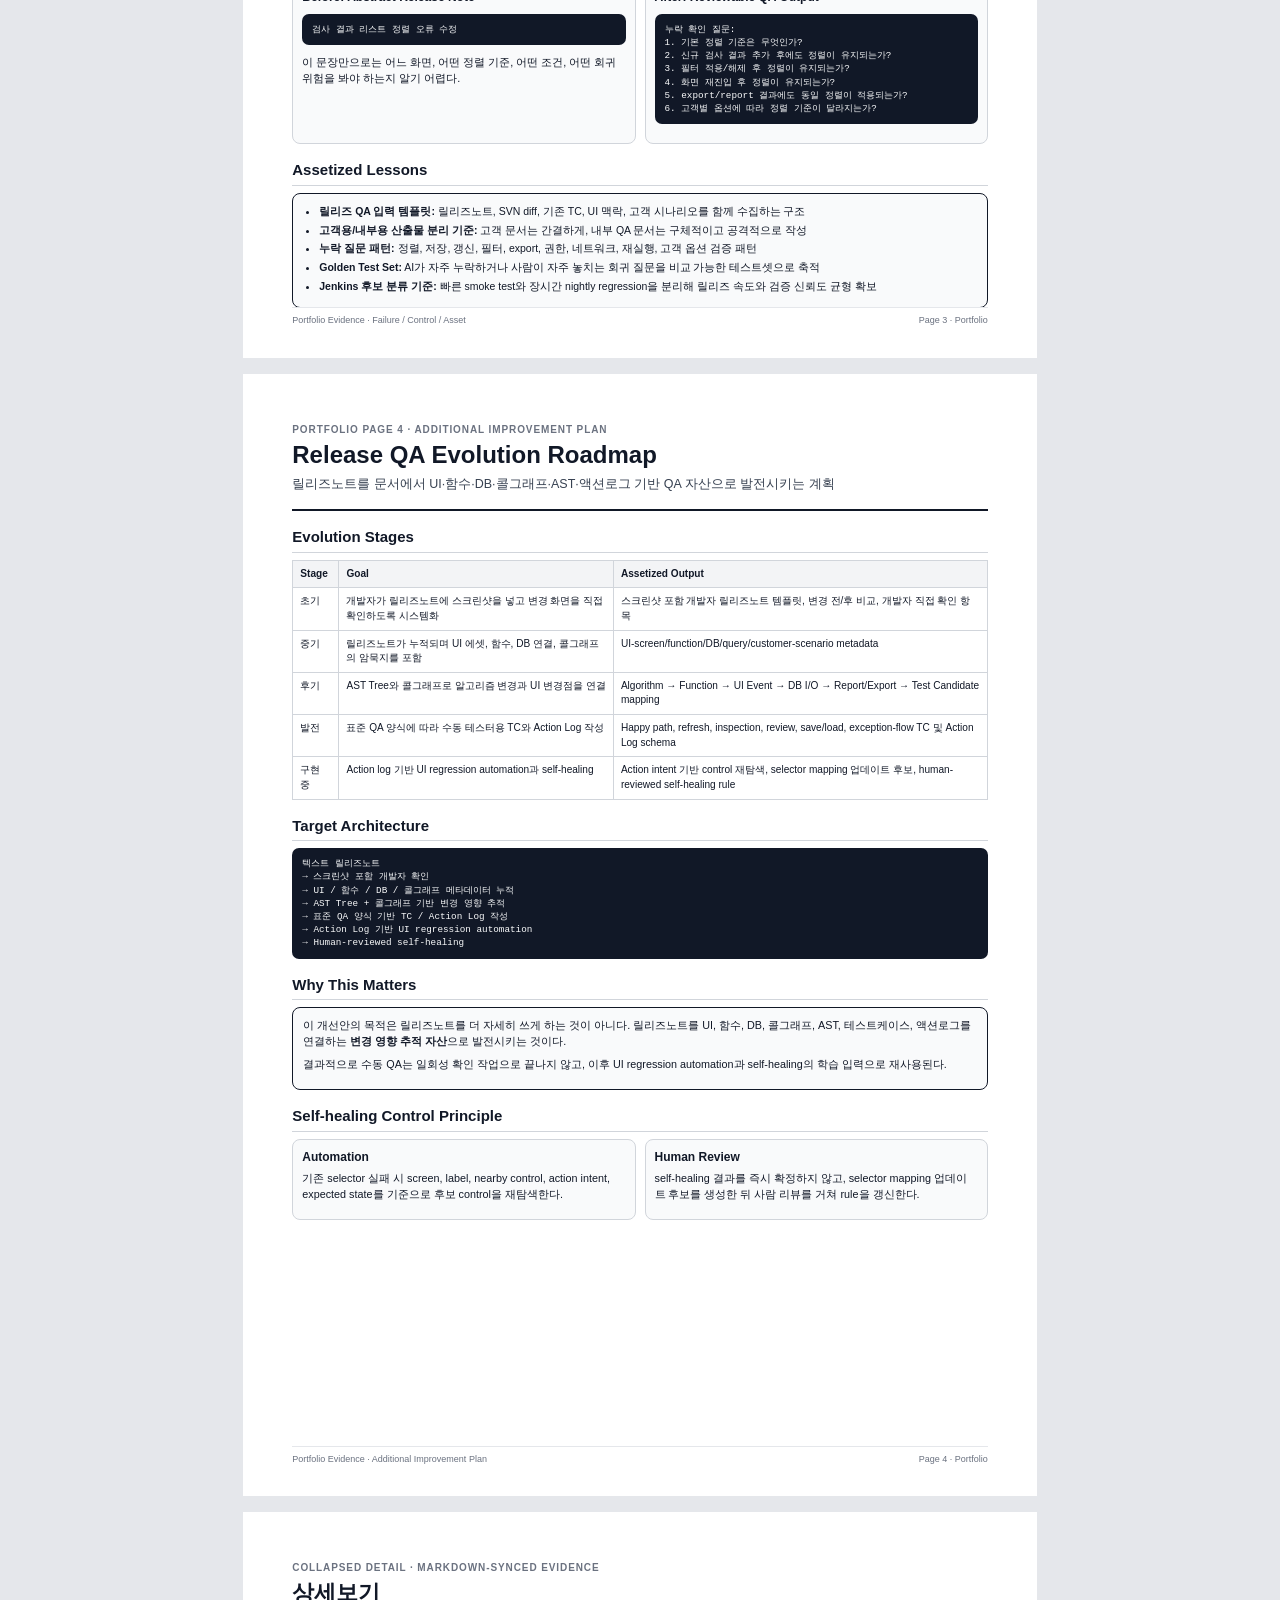
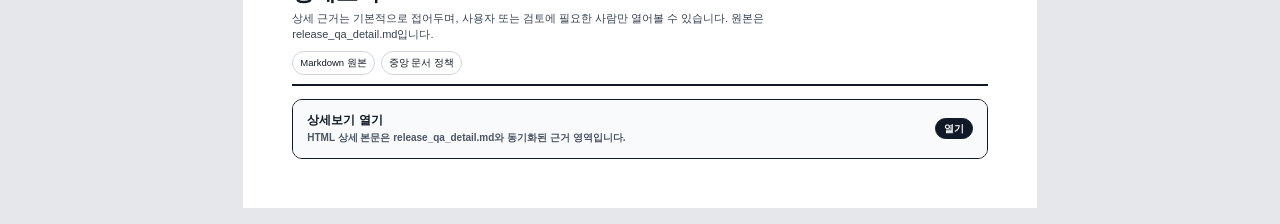
<file: portfolio/release-qa.html>
<!DOCTYPE html>
<html lang="ko">
<head>
  <meta charset="UTF-8" />
  <meta name="viewport" content="width=device-width, initial-scale=1.0" />
  <title>AI-native Resume Evidence Pack - Release QA</title>
  <style>
    @page { size: A4; margin: 12mm; }
    * { box-sizing: border-box; }
    html { scroll-behavior: smooth; }
    body {
      margin: 0;
      font-family: -apple-system, BlinkMacSystemFont, "Segoe UI", "Noto Sans KR", "Pretendard", Arial, sans-serif;
      color: #111827;
      background: #e5e7eb;
      line-height: 1.45;
    }
    a { color: inherit; }
    .sheet {
      width: 210mm;
      min-height: 297mm;
      margin: 0 auto 16px auto;
      padding: 13mm;
      background: #fff;
      position: relative;
      page-break-after: always;
      overflow: hidden;
    }
    .sheet:last-child { page-break-after: auto; }
    .section-break { page-break-before: always; }
    .topline {
      display: flex;
      justify-content: space-between;
      gap: 12px;
      border-bottom: 2px solid #111827;
      padding-bottom: 9px;
      margin-bottom: 13px;
    }
    .eyebrow {
      font-size: 10px;
      letter-spacing: .09em;
      text-transform: uppercase;
      color: #6b7280;
      font-weight: 800;
      margin-bottom: 4px;
    }
    h1 { font-size: 24px; line-height: 1.15; margin: 0 0 6px; }
    h2 { font-size: 15px; margin: 15px 0 7px; border-bottom: 1px solid #d1d5db; padding-bottom: 4px; }
    h3 { font-size: 12px; margin: 0 0 5px; }
    p { font-size: 10.8px; margin: 0 0 7px; }
    ul, ol { margin: 0; padding-left: 16px; }
    li { font-size: 10.5px; margin-bottom: 3.5px; }
    table { width: 100%; border-collapse: collapse; margin: 7px 0 10px; }
    th, td { border: 1px solid #d1d5db; padding: 6px 7px; vertical-align: top; font-size: 10.1px; }
    th { background: #f3f4f6; text-align: left; font-weight: 800; }
    pre {
      background: #111827;
      color: #f9fafb;
      padding: 9px 10px;
      border-radius: 7px;
      overflow: hidden;
      white-space: pre-wrap;
      font-size: 9.3px;
      line-height: 1.42;
      margin: 7px 0 10px;
    }
    code { font-family: ui-monospace, SFMono-Regular, Menlo, Consolas, monospace; }
    hr { border: 0; border-top: 1px solid #e5e7eb; margin: 15px 0; }
    .subtitle { font-size: 12.5px; color: #374151; font-weight: 500; max-width: 150mm; }
    .contact { text-align: right; font-size: 9.5px; color: #4b5563; white-space: nowrap; }
    .tag-row { display: flex; flex-wrap: wrap; gap: 5px; margin-top: 8px; }
    .tag { font-size: 9.3px; padding: 3px 6px; border-radius: 999px; background: #f3f4f6; border: 1px solid #d1d5db; color: #374151; font-weight: 700; }
    .hero {
      border: 1px solid #111827;
      border-radius: 10px;
      padding: 12px;
      background: #f9fafb;
      margin-bottom: 10px;
    }
    .hero p { font-size: 11.3px; }
    .grid-2 { display: grid; grid-template-columns: 1fr 1fr; gap: 9px; }
    .grid-4 { display: grid; grid-template-columns: repeat(4, 1fr); gap: 7px; }
    .card { border: 1px solid #d1d5db; border-radius: 8px; padding: 9px; background: #fff; }
    .card.soft { background: #f9fafb; }
    .paar-card { border-top: 4px solid #111827; min-height: 116px; }
    .label { display: inline-block; font-size: 9.5px; font-weight: 900; color: #fff; background: #111827; padding: 3px 6px; border-radius: 4px; margin-bottom: 6px; }
    .note { font-size: 10.3px; color: #374151; }
    .footer {
      position: absolute; left: 13mm; right: 13mm; bottom: 8mm;
      border-top: 1px solid #e5e7eb; padding-top: 6px;
      font-size: 9px; color: #6b7280; display: flex; justify-content: space-between;
    }
    .summary-list li { font-size: 10.6px; }
    .asset-box { border: 1px solid #111827; border-radius: 8px; padding: 10px; background: #f9fafb; }
    .detail {
      width: 210mm;
      margin: 0 auto 16px auto;
      padding: 13mm;
      background: #fff;
    }
    .detail .topline { page-break-after: avoid; }
    .detail-disclosure {
      border: 1px solid #111827;
      border-radius: 10px;
      background: #fff;
      overflow: hidden;
    }
    .detail-disclosure > summary {
      display: flex;
      align-items: center;
      justify-content: space-between;
      gap: 14px;
      padding: 12px 14px;
      cursor: pointer;
      list-style: none;
      background: #f9fafb;
      font-size: 12px;
      font-weight: 900;
    }
    .detail-disclosure > summary::-webkit-details-marker { display: none; }
    .detail-disclosure > summary::after {
      content: "열기";
      flex: 0 0 auto;
      border: 1px solid #111827;
      border-radius: 999px;
      padding: 3px 8px;
      font-size: 9.5px;
      background: #111827;
      color: #fff;
    }
    .detail-disclosure[open] > summary::after { content: "닫기"; }
    .detail-summary-copy {
      display: block;
      margin-top: 2px;
      color: #4b5563;
      font-size: 10px;
      font-weight: 600;
    }
    .detail-content {
      padding: 14px;
      border-top: 1px solid #d1d5db;
    }
    .detail h1 { font-size: 22px; margin-top: 0; }
    .detail h2 { font-size: 16px; margin-top: 20px; }
    .detail h3 { font-size: 13px; margin-top: 14px; }
    .detail p, .detail li, .detail td, .detail th { font-size: 11px; }
    .toc {
      display: flex; flex-wrap: wrap; gap: 6px; margin-top: 8px;
    }
    .toc a {
      font-size: 9.5px; text-decoration: none; padding: 4px 7px;
      border: 1px solid #d1d5db; border-radius: 999px; background: #fff;
    }
    @media print {
      body { background: #fff; }
      .sheet, .detail { margin: 0; width: auto; }
      .detail { display: none; }
    }
  </style>
</head>
<body>

  <section class="sheet resume-sheet" data-doc-role="resume-summary" data-page-purpose="resume">
    <div class="topline">
      <div>
        <div class="eyebrow">Resume Page 1 · AI-native Workflow / QA Automation Lead</div>
        <h1>AI-assisted Release QA</h1>
        <p class="subtitle">모호한 릴리즈 설명을 구조화된 AI 입력, 검토 가능한 QA 산출물, 재사용 가능한 조직 자산으로 전환한 사례</p>
      </div>
      <div class="contact">
        Name: 시우 조<br />
        Case: Release QA / LLMOps<br />
        Format: Resume Page 1 + Portfolio Evidence Pack
      </div>
    </div>

    <div class="hero">
      <p>
        저는 AI를 문서 작성 보조로만 사용하지 않고, 레거시 장비 소프트웨어의 릴리즈노트, SVN diff, 기존 테스트케이스,
        UI 액션로그, 고객 사용 시나리오를 연결해 <strong>테스트 가능한 질문, 누락 위험, 회귀 테스트 후보, 고객용/내부용 산출물</strong>로 전환하는 workflow를 설계했습니다.
      </p>
      <p>
        핵심 원칙은 AI 출력물을 정답으로 취급하지 않는 것입니다. AI는 변경 영향도 리뷰어이자 누락 질문 생성기로 사용하고,
        최종 판단은 사람 리뷰, Golden Test Set, Jenkins smoke/nightly regression 후보 분류를 통해 통제했습니다.
      </p>
      <div class="tag-row">
        <span class="tag">AI-native Workflow</span>
        <span class="tag">Release QA</span>
        <span class="tag">Human-in-the-loop</span>
        <span class="tag">Golden Test Set</span>
        <span class="tag">Jenkins Regression</span>
        <span class="tag">Legacy System</span>
      </div>
    </div>

    <h2>1-page Summary</h2>
    <div class="grid-2">
      <div class="card soft">
        <h3>Positioning</h3>
        <p>
          AI-native Workflow / QA Automation Lead. 모호한 개발·QA·운영 업무를 AI가 읽을 수 있는 입력,
          통제 가능한 출력, 재사용 가능한 조직 자산으로 바꾸는 역할.
        </p>
      </div>
      <div class="card soft">
        <h3>Operating Pattern</h3>
        <p>
          Problem → Input Sources → AI-assisted Review → Human Review → Test Gate → Reusable Asset.
          AI는 답변자가 아니라 검증 질문과 후보를 만드는 리뷰어로 제한.
        </p>
      </div>
    </div>

    <h2>Selected Proof Case</h2>
    <ul class="summary-list">
      <li><strong>Why started:</strong> 릴리즈노트가 고객 설명 수준에 머물러 QA 검증 범위와 회귀 위험을 정의하기 어려웠다.</li>
      <li><strong>Input:</strong> 릴리즈노트, SVN diff, 함수 호출 관계, 기존 TC, UI 액션로그, 고객 사용 시나리오.</li>
      <li><strong>Approach:</strong> LLM을 릴리즈노트 작성자가 아니라 변경 영향도 리뷰어와 누락 질문 생성기로 사용했다.</li>
      <li><strong>What broke:</strong> 입력 맥락 부족 시 AI 출력이 일반론으로 흐르고, 고객용/내부용 산출물이 섞였으며, 출력 재현성이 흔들렸다.</li>
      <li><strong>Rejected:</strong> 릴리즈노트 단독 prompting, 매 릴리즈 전체 회귀 테스트, 개발팀 문서 강화만으로 해결하는 방식은 각각 구체성·비용·조직 의존성 문제로 제외했다.</li>
      <li><strong>Controls:</strong> 고객용/내부용 산출물 분리, 입력/출력 스키마 고정, Golden Test Set, Jenkins smoke/nightly regression 후보 분류를 적용했다.</li>
      <li><strong>Assetized:</strong> 릴리즈 QA 템플릿, 누락 질문 패턴, 회귀 후보 분류 기준, Golden Test Set으로 조직 자산화했다.</li>
    </ul>

    <h2>Core Statement</h2>
    <div class="asset-box">
      <p>
        이 사례의 핵심은 “AI로 릴리즈노트를 예쁘게 작성했다”가 아니다.
        추상적인 변경 설명을 AI가 읽을 수 있는 입력으로 구조화하고,
        통제 가능한 초안과 사람 리뷰, Golden Test Set, Jenkins 후보군을 통해
        <strong>반복 가능한 릴리즈 QA 자산</strong>으로 전환했다는 점이다.
      </p>
    </div>

    <div class="footer">
      <span>Resume · 1-page summary</span>
      <span>Page 1 · Resume</span>
    </div>
  </section>

  <section class="sheet portfolio-sheet" data-doc-role="portfolio" data-page-purpose="portfolio">
    <div class="topline">
      <div>
        <div class="eyebrow">Portfolio Page 2 · AI-native Evidence Pack</div>
        <h1>PAAR Case Study</h1>
        <p class="subtitle">Problem → Approach → Action → Result / Reusable Asset</p>
      </div>
    </div>

    <h2>PAAR Overview</h2>
    <div class="grid-4">
      <div class="card paar-card">
        <span class="label">P · Problem</span>
        <h3>릴리즈노트가 검증 기준이 되지 못함</h3>
        <p>“정렬 오류 수정”, “화면 갱신 개선” 같은 문장은 고객 설명으로는 충분할 수 있으나, QA 입장에서는 어느 화면, 어떤 조건, 어떤 회귀 영역을 봐야 하는지 알기 어려웠다.</p>
      </div>
      <div class="card paar-card">
        <span class="label">A · Approach</span>
        <h3>AI를 변경 영향도 리뷰어로 사용</h3>
        <p>릴리즈노트만 AI에 넣지 않고 SVN diff, 기존 TC, UI 액션로그, 고객 사용 시나리오를 함께 입력했다. AI의 역할은 정답 생성이 아니라 누락 질문과 테스트 후보 생성으로 제한했다.</p>
      </div>
      <div class="card paar-card">
        <span class="label">A · Action</span>
        <h3>스키마와 리뷰 게이트 설계</h3>
        <p>고객용/내부 QA용 산출물을 분리하고, 입력 스키마와 출력 포맷을 고정했다. AI 출력은 Golden Test Set, 기존 회귀 TC, 사람 리뷰를 통해 검증했다.</p>
      </div>
      <div class="card paar-card">
        <span class="label">R · Result</span>
        <h3>반복 가능한 QA 자산화</h3>
        <p>릴리즈 QA 템플릿, 누락 질문 패턴, 회귀 후보 분류 기준, Golden Test Set, Jenkins smoke/nightly regression 후보군으로 조직 자산화했다.</p>
      </div>
    </div>

    <h2>Input Sources</h2>
    <table>
      <thead>
        <tr><th>Input</th><th>Purpose</th><th>Example</th></tr>
      </thead>
      <tbody>
        <tr><td>릴리즈노트</td><td>변경 의도와 고객 전달용 설명 확인</td><td>“검사 결과 리스트 정렬 오류 수정”</td></tr>
        <tr><td>SVN diff</td><td>실제 변경 파일, 함수, 모듈 확인</td><td>정렬 함수, 결과 조회 로직, UI 갱신 코드</td></tr>
        <tr><td>기존 TC</td><td>기존 검증 범위와 회귀 영역 확인</td><td>Smoke test, regression test, 수동 TC</td></tr>
        <tr><td>UI 액션로그</td><td>사용자 동작과 화면 상태 변화 확인</td><td>필터 적용, 결과 갱신, 화면 재진입</td></tr>
        <tr><td>고객/현장 맥락</td><td>장비 옵션, 고객 사용 습관, 기술지원 사례 반영</td><td>고객별 정렬 기준, export/report 사용 여부</td></tr>
      </tbody>
    </table>

    <h2>Chosen Workflow</h2>
    <pre><code>Release Note + SVN Diff + Existing TC + UI Action Logs + Field Context
→ AI-assisted Impact Review
→ Missing Questions
→ Test Candidates
→ Risk Summary
→ Internal QA Checklist
→ Customer-facing Release Note Draft
→ Human Review
→ Jenkins Smoke / Nightly Regression Candidate</code></pre>

    <div class="footer">
      <span>Portfolio Evidence · PAAR</span>
      <span>Page 2 · Portfolio</span>
    </div>
  </section>

  <section class="sheet portfolio-sheet" data-doc-role="portfolio" data-page-purpose="portfolio">
    <div class="topline">
      <div>
        <div class="eyebrow">Portfolio Page 3 · Case Study Evidence</div>
        <h1>Failures, Controls, and Assets</h1>
        <p class="subtitle">터진 지점, 제외한 대안, 봉합 방식, 조직 자산화 결과</p>
      </div>
    </div>

    <h2>What Broke</h2>
    <div class="grid-2">
      <div class="card soft"><h3>입력 맥락 부족 → 일반론 출력</h3><p>릴리즈노트가 짧고 추상적이면 AI도 “정상 동작 확인” 수준의 뻔한 답을 생성했다.</p></div>
      <div class="card soft"><h3>SVN diff만으로는 업무 의미 부족</h3><p>코드상 변경은 작은 함수 수정처럼 보여도 실제로는 UI 표시, export, 고객 리포트, 설정 저장, 고객별 옵션 동작에 영향을 줄 수 있었다.</p></div>
      <div class="card soft"><h3>기존 TC 품질에 AI가 종속</h3><p>기존 테스트케이스가 허술하거나 오래되면 AI가 그 한계를 그대로 재생산했다.</p></div>
      <div class="card soft"><h3>고객용/내부용 산출물 혼재</h3><p>고객용 릴리즈노트는 간결해야 하고, 내부 QA 체크리스트는 공격적으로 상세해야 한다. 두 목적을 한 문서로 처리하면 둘 다 품질이 떨어졌다.</p></div>
    </div>

    <h2>Alternatives Rejected</h2>
    <table>
      <thead>
        <tr><th>Alternative</th><th>Why Rejected</th></tr>
      </thead>
      <tbody>
        <tr><td>개발팀이 릴리즈노트를 더 상세히 작성</td><td>작성자 개인 역량 의존, 개발팀 부담 증가, 고객용/내부 QA 기준 혼재 문제.</td></tr>
        <tr><td>QA가 매 릴리즈마다 diff를 수동 분석</td><td>정확도는 높을 수 있으나 확장성이 낮고 레거시 코드 지식 의존성이 커진다.</td></tr>
        <tr><td>매 릴리즈 전체 회귀 테스트 수행</td><td>장비, 시간, 환경, 데이터 초기화 비용이 커서 기본 전략으로 삼기 어렵다.</td></tr>
        <tr><td>릴리즈노트만 AI에 입력</td><td>입력 근거가 부족해 일반론적 체크리스트를 생성한다.</td></tr>
        <tr><td>AI 출력을 바로 최종 산출물로 사용</td><td>QA와 고객 커뮤니케이션에서 책임 문제가 생길 수 있다.</td></tr>
      </tbody>
    </table>

    <h2>Fixes and Controls</h2>
    <div class="grid-2">
      <div class="card"><h3>Output Separation</h3><p>고객용 릴리즈노트와 내부 QA 체크리스트를 분리했다. 고객용은 간결한 설명, 내부용은 조건/설정/export/report/회귀 위험까지 포함하는 검증 질문으로 구성했다.</p></div>
      <div class="card"><h3>Question-first AI Usage</h3><p>AI에게 최종 답을 만들게 하지 않고, 누락 질문과 테스트 후보를 먼저 생성하게 했다.</p></div>
      <div class="card"><h3>Fixed Input / Output Schema</h3><p>Release Note, Code Change, Existing TC, UI Context, Field Context를 고정 입력으로 만들고, 변경 요약, 영향 영역, 누락 질문, 테스트 후보, 회귀 위험을 고정 출력으로 만들었다.</p></div>
      <div class="card"><h3>Golden Test Set + Jenkins Gate</h3><p>반복적으로 누락되는 질문은 Golden Test Set에 추가했다. 자동화 가능한 항목은 smoke 후보로, 장시간/환경 의존 항목은 nightly regression 후보로 분류했다.</p></div>
    </div>

    <h2>Example Before / After</h2>
    <div class="grid-2">
      <div class="card soft">
        <h3>Before: Abstract Release Note</h3>
        <pre><code>검사 결과 리스트 정렬 오류 수정</code></pre>
        <p>이 문장만으로는 어느 화면, 어떤 정렬 기준, 어떤 조건, 어떤 회귀 위험을 봐야 하는지 알기 어렵다.</p>
      </div>
      <div class="card soft">
        <h3>After: Reviewable QA Output</h3>
        <pre><code>누락 확인 질문:
1. 기본 정렬 기준은 무엇인가?
2. 신규 검사 결과 추가 후에도 정렬이 유지되는가?
3. 필터 적용/해제 후 정렬이 유지되는가?
4. 화면 재진입 후 정렬이 유지되는가?
5. export/report 결과에도 동일 정렬이 적용되는가?
6. 고객별 옵션에 따라 정렬 기준이 달라지는가?</code></pre>
      </div>
    </div>

    <h2>Assetized Lessons</h2>
    <div class="asset-box">
      <ul>
        <li><strong>릴리즈 QA 입력 템플릿:</strong> 릴리즈노트, SVN diff, 기존 TC, UI 맥락, 고객 시나리오를 함께 수집하는 구조</li>
        <li><strong>고객용/내부용 산출물 분리 기준:</strong> 고객 문서는 간결하게, 내부 QA 문서는 구체적이고 공격적으로 작성</li>
        <li><strong>누락 질문 패턴:</strong> 정렬, 저장, 갱신, 필터, export, 권한, 네트워크, 재실행, 고객 옵션 검증 패턴</li>
        <li><strong>Golden Test Set:</strong> AI가 자주 누락하거나 사람이 자주 놓치는 회귀 질문을 비교 가능한 테스트셋으로 축적</li>
        <li><strong>Jenkins 후보 분류 기준:</strong> 빠른 smoke test와 장시간 nightly regression을 분리해 릴리즈 속도와 검증 신뢰도 균형 확보</li>
      </ul>
    </div>

    <div class="footer">
      <span>Portfolio Evidence · Failure / Control / Asset</span>
      <span>Page 3 · Portfolio</span>
    </div>
  </section>


  <section class="sheet portfolio-sheet" data-doc-role="portfolio" data-page-purpose="portfolio">
    <div class="topline">
      <div>
        <div class="eyebrow">Portfolio Page 4 · Additional Improvement Plan</div>
        <h1>Release QA Evolution Roadmap</h1>
        <p class="subtitle">릴리즈노트를 문서에서 UI·함수·DB·콜그래프·AST·액션로그 기반 QA 자산으로 발전시키는 계획</p>
      </div>
    </div>

    <h2>Evolution Stages</h2>
    <table>
      <thead>
        <tr><th>Stage</th><th>Goal</th><th>Assetized Output</th></tr>
      </thead>
      <tbody>
        <tr>
          <td>초기</td>
          <td>개발자가 릴리즈노트에 스크린샷을 넣고 변경 화면을 직접 확인하도록 시스템화</td>
          <td>스크린샷 포함 개발자 릴리즈노트 템플릿, 변경 전/후 비교, 개발자 직접 확인 항목</td>
        </tr>
        <tr>
          <td>중기</td>
          <td>릴리즈노트가 누적되며 UI 에셋, 함수, DB 연결, 콜그래프의 암묵지를 포함</td>
          <td>UI-screen/function/DB/query/customer-scenario metadata</td>
        </tr>
        <tr>
          <td>후기</td>
          <td>AST Tree와 콜그래프로 알고리즘 변경과 UI 변경점을 연결</td>
          <td>Algorithm → Function → UI Event → DB I/O → Report/Export → Test Candidate mapping</td>
        </tr>
        <tr>
          <td>발전</td>
          <td>표준 QA 양식에 따라 수동 테스터용 TC와 Action Log 작성</td>
          <td>Happy path, refresh, inspection, review, save/load, exception-flow TC 및 Action Log schema</td>
        </tr>
        <tr>
          <td>구현 중</td>
          <td>Action log 기반 UI regression automation과 self-healing</td>
          <td>Action intent 기반 control 재탐색, selector mapping 업데이트 후보, human-reviewed self-healing rule</td>
        </tr>
      </tbody>
    </table>

    <h2>Target Architecture</h2>
    <pre><code>텍스트 릴리즈노트
→ 스크린샷 포함 개발자 확인
→ UI / 함수 / DB / 콜그래프 메타데이터 누적
→ AST Tree + 콜그래프 기반 변경 영향 추적
→ 표준 QA 양식 기반 TC / Action Log 작성
→ Action Log 기반 UI regression automation
→ Human-reviewed self-healing</code></pre>

    <h2>Why This Matters</h2>
    <div class="asset-box">
      <p>
        이 개선안의 목적은 릴리즈노트를 더 자세히 쓰게 하는 것이 아니다.
        릴리즈노트를 UI, 함수, DB, 콜그래프, AST, 테스트케이스, 액션로그를 연결하는
        <strong>변경 영향 추적 자산</strong>으로 발전시키는 것이다.
      </p>
      <p>
        결과적으로 수동 QA는 일회성 확인 작업으로 끝나지 않고, 이후 UI regression automation과
        self-healing의 학습 입력으로 재사용된다.
      </p>
    </div>

    <h2>Self-healing Control Principle</h2>
    <div class="grid-2">
      <div class="card soft">
        <h3>Automation</h3>
        <p>기존 selector 실패 시 screen, label, nearby control, action intent, expected state를 기준으로 후보 control을 재탐색한다.</p>
      </div>
      <div class="card soft">
        <h3>Human Review</h3>
        <p>self-healing 결과를 즉시 확정하지 않고, selector mapping 업데이트 후보를 생성한 뒤 사람 리뷰를 거쳐 rule을 갱신한다.</p>
      </div>
    </div>

    <div class="footer">
      <span>Portfolio Evidence · Additional Improvement Plan</span>
      <span>Page 4 · Portfolio</span>
    </div>
  </section>


  <section class="detail" id="detail" data-doc-role="detail" data-detail-default="collapsed" data-source-md="../release_qa_detail.md" data-policy="../CENTRAL_DOCUMENT_POLICY.md">
    <div class="topline">
      <div>
        <div class="eyebrow">Collapsed Detail · Markdown-synced Evidence</div>
        <h1>상세보기</h1>
        <p class="subtitle">상세 근거는 기본적으로 접어두며, 사용자 또는 검토에 필요한 사람만 열어볼 수 있습니다. 원본은 release_qa_detail.md입니다.</p>
        <div class="toc">
          <a href="../release_qa_detail.md">Markdown 원본</a>
          <a href="../CENTRAL_DOCUMENT_POLICY.md">중앙 문서 정책</a>
        </div>
      </div>
    </div>

    <details class="detail-disclosure">
      <summary>
        <span>
          상세보기 열기
          <span class="detail-summary-copy">HTML 상세 본문은 release_qa_detail.md와 동기화된 근거 영역입니다.</span>
        </span>
      </summary>
      <div class="detail-content">
    <h1>상세보기: AI-assisted Release QA</h1>
<h2>1.1 Why started</h2>
<p>장비 소프트웨어 릴리즈 과정에서 가장 큰 문제는 릴리즈노트가 QA 검증 기준으로 사용하기에 충분히 구체적이지 않다는 점이었다.</p>
<p>개발팀 입장에서 릴리즈노트는 보통 “무엇을 수정했다”를 설명하는 문서였다. 예를 들어 “검사 결과 리스트 정렬 오류 수정”, “설정 저장 오류 개선”, “특정 조건에서 화면 갱신 오류 수정”과 같은 문장은 고객 전달용 설명으로는 어느 정도 의미가 있지만, QA 입장에서는 곧바로 테스트 가능한 기준이 되지 않았다.</p>
<p>QA가 실제로 확인해야 하는 질문은 훨씬 구체적이었다.</p>
<ul>
<li>어느 화면에서 발생하는 문제인가?</li>
<li>어떤 입력 조건에서 재현되는가?</li>
<li>정렬 기준은 무엇인가?</li>
<li>필터 적용 후에도 동일하게 동작하는가?</li>
<li>저장 후 재실행해도 유지되는가?</li>
<li>export/report 결과에도 영향이 있는가?</li>
<li>고객사별 설정이나 장비 옵션에 따라 동작이 달라지는가?</li>
</ul>
<p>즉 기존 릴리즈노트는 “설명문”이었고, QA에 필요한 것은 “검증 가능한 질문과 체크리스트”였다.</p>
<p>이 프로젝트는 릴리즈노트, 코드 변경, 기존 테스트케이스, UI 동작 로그, 고객 사용 시나리오가 서로 분리되어 있던 문제를 해결하기 위해 시작했다. 목표는 AI를 단순 문서 작성 도구로 쓰는 것이 아니라, 릴리즈 변경사항을 테스트 가능한 질문, 누락 위험, 회귀 테스트 후보, 고객용/내부용 산출물로 전환하는 것이었다.</p>
<hr>
<h2>1.2 Input sources</h2>
<p>AI-assisted Release QA workflow에서 사용한 입력은 단일 문서가 아니라 여러 출처의 업무 증거였다.</p>
<table><thead><tr><th>Input</th><th>Purpose</th><th>Example</th></tr></thead><tbody><tr><td>릴리즈노트</td><td>변경 의도와 고객 전달용 설명 확인</td><td>“검사 결과 리스트 정렬 오류 수정”</td></tr><tr><td>SVN diff</td><td>실제 변경 파일, 함수, 모듈 확인</td><td>정렬 함수, 결과 조회 로직, UI 갱신 코드</td></tr><tr><td>함수 호출 관계</td><td>변경 함수의 영향 범위 확인</td><td>UI 표시, 데이터 조회, 리포트 출력</td></tr><tr><td>기존 TC</td><td>기존 검증 범위와 회귀 영역 확인</td><td>Smoke test, regression test, 수동 TC</td></tr><tr><td>UI 액션로그</td><td>사용자 동작과 화면 상태 변화 확인</td><td>필터 적용, 결과 갱신, 화면 재진입</td></tr><tr><td>고객/현장 맥락</td><td>장비 옵션, 고객 사용 습관, 기술지원 사례 반영</td><td>고객별 정렬 기준, export/report 사용 여부</td></tr></tbody></table>
<p>입력 구조는 다음과 같이 정리했다.</p>
<pre><code>Release Note:
- 변경사항 설명
- 고객 전달용 문장
- 관련 이슈 또는 티켓

Code Change:
- 변경 파일
- 변경 함수
- 관련 모듈
- 호출 관계

Existing Test Cases:
- 기존 smoke test
- 기존 regression test
- 관련 수동 테스트 항목

UI / Runtime Evidence:
- UI 액션로그
- 화면 상태 변화
- 검사 결과 로그
- 저장/불러오기 흐름

Customer / Field Context:
- 고객 사용 시나리오
- 기술지원 사례
- 장비 옵션 또는 설정 조건</code></pre>
<hr>
<h2>1.3 Chosen approach</h2>
<p>선택한 접근은 LLM을 “릴리즈노트 작성자”가 아니라 “변경 영향도 리뷰어”로 사용하는 것이었다.</p>
<p>단순히 릴리즈노트를 AI에게 넣고 문장을 다듬게 하는 방식은 배제했다. 그 방식은 문서 품질을 좋아 보이게 만들 수는 있지만, QA가 실제로 검증해야 하는 질문을 충분히 만들지 못했다.</p>
<p>대신 AI의 역할을 다음과 같이 제한했다.</p>
<ul>
<li>AI는 최종 판단자가 아니라 초안 생성자다.</li>
<li>AI는 정답을 확정하지 않고, 사람이 놓칠 수 있는 질문을 생성한다.</li>
<li>AI는 고객용 문서와 내부 QA 문서를 분리해서 생성한다.</li>
<li>AI 출력은 Golden Test Set, 기존 회귀 테스트, 사람 리뷰를 거쳐야 한다.</li>
</ul>
<p>이 접근의 핵심은 “AI가 답을 내는 것”이 아니라 “AI가 검증 질문을 생성하게 하는 것”이었다.</p>
<p>예를 들어 릴리즈노트에 “검사 결과 리스트 정렬 오류 수정”이라고 되어 있다면, AI가 단순히 “정렬이 정상 동작하는지 확인”이라고 답하는 것은 가치가 낮다. 실제로 필요한 것은 다음과 같은 질문이다.</p>
<pre><code>- 어느 화면의 검사 결과 리스트인가?
- 기본 정렬 기준은 무엇인가?
- 새 검사 결과가 추가된 뒤에도 정렬이 유지되는가?
- 필터 적용 후 정렬이 유지되는가?
- 화면을 닫았다 다시 열어도 정렬 기준이 유지되는가?
- export/report 결과에도 동일한 정렬이 반영되는가?
- 고객별 옵션이나 장비 설정에 따라 정렬 기준이 달라지는가?</code></pre>
<p>workflow는 다음과 같이 설계했다.</p>
<pre><code>Release Note + SVN Diff + Existing TC + UI Context
→ AI-assisted Impact Review
→ Missing Questions
→ Test Candidates
→ Risk Summary
→ Internal QA Checklist
→ Customer-facing Release Note Draft
→ Human Review
→ Jenkins Smoke / Nightly Regression Candidate</code></pre>
<hr>
<h2>1.4 What broke</h2>
<p>초기 적용 과정에서는 여러 문제가 발생했다.</p>
<h3>입력 맥락 부족</h3>
<p>릴리즈노트가 “정렬 오류 수정”처럼 짧고 추상적이면 AI도 “정렬이 정상적으로 동작하는지 확인” 같은 뻔한 답을 생성했다. 이 경우 AI는 QA 업무를 도와주는 것이 아니라, 사람이 이미 알고 있는 말을 다시 정리하는 수준에 머물렀다.</p>
<h3>SVN diff만으로는 업무 의미 부족</h3>
<p>코드상으로는 특정 정렬 함수나 데이터 갱신 함수가 수정된 것처럼 보여도, 실제 영향은 UI 표시, export 결과, 고객 리포트, 설정 저장, 장비 옵션과 연결될 수 있었다. 코드 변경만 보고 영향 범위를 판단하면 과소평가가 발생할 수 있었다.</p>
<h3>기존 TC 품질에 AI가 종속</h3>
<p>기존 테스트케이스가 구체적이지 않거나 오래된 경우, AI는 그 한계를 그대로 따라갔다. 결과적으로 AI가 새로운 검증 관점을 제안하기보다 기존의 부족한 테스트 구조를 정중하게 재포장하는 문제가 있었다.</p>
<h3>고객용/내부용 산출물 혼재</h3>
<p>고객에게 전달할 릴리즈노트는 간결하고 안정적인 표현이 필요하지만, 내부 QA 체크리스트는 매우 구체적이고 공격적인 질문이 필요하다. 두 목적을 하나의 문서로 처리하려고 하면 고객용 문서는 지나치게 복잡해지고, 내부 QA 문서는 지나치게 약해졌다.</p>
<h3>AI 출력 재현성</h3>
<p>동일한 변경사항이라도 입력 방식이나 프롬프트가 조금 달라지면 어떤 실행에서는 export 검증 질문이 나오고, 다른 실행에서는 빠지는 식의 편차가 발생했다. QA 프로세스에서는 이런 편차가 위험했다.</p>
<hr>
<h2>1.5 Alternatives rejected</h2>
<table><thead><tr><th>Alternative</th><th>Why rejected</th></tr></thead><tbody><tr><td>개발팀이 릴리즈노트를 더 상세히 작성</td><td>문서 품질이 작성자 개인 역량에 의존하고, 개발팀 부담이 커진다. 고객용 설명과 내부 QA 기준은 목적이 달라 하나의 문서로 해결하기 어렵다.</td></tr><tr><td>QA가 매 릴리즈마다 diff를 수동 분석</td><td>정확도는 높을 수 있으나 확장성이 낮고, 레거시 코드/모듈 지식에 대한 담당자 의존성이 커진다.</td></tr><tr><td>매 릴리즈 전체 회귀 테스트 수행</td><td>장비, 시간, 테스트 환경, 데이터 초기화 비용이 커서 기본 전략으로 삼기 어렵다. 변경 영향 기반 선별이 필요하다.</td></tr><tr><td>릴리즈노트만 AI에 입력</td><td>가장 빠르지만 입력 근거가 부족해 일반론적 체크리스트를 생성한다. 실제 변경 영향 분석이 되지 않는다.</td></tr><tr><td>AI 출력을 바로 최종 산출물로 사용</td><td>QA와 고객 커뮤니케이션에서 책임 문제가 생길 수 있다. AI 출력은 반드시 사람 리뷰와 검증 게이트를 거쳐야 한다.</td></tr></tbody></table>
<hr>
<h2>1.6 Fixes and controls</h2>
<h3>고객용/내부용 산출물 분리</h3>
<p>고객용 릴리즈노트는 변경 내용을 간결하고 안정적으로 설명하는 데 집중했다. 내부 QA 체크리스트는 화면, 조건, 설정, 저장/불러오기, export/report, 회귀 위험까지 포함하는 공격적인 검증 질문으로 구성했다.</p>
<h3>Question-first AI usage</h3>
<p>AI에게 최종 답변보다 누락 질문을 먼저 생성하게 했다. AI가 바로 테스트케이스를 확정하면 그럴듯하지만 위험한 결과가 나올 수 있다. 반대로 AI가 “확인해야 할 질문”을 만들게 하면, 사람 리뷰어가 그 질문을 기준으로 실제 테스트 범위를 확정할 수 있다.</p>
<h3>입력 스키마 고정</h3>
<pre><code>[입력 스키마]

1. Release Note
- 변경사항 설명
- 관련 이슈
- 고객 영향 여부

2. Code Change
- 변경 파일
- 변경 함수
- 관련 모듈
- 호출 관계

3. Existing Test Coverage
- 기존 smoke test
- 기존 regression test
- 관련 수동 TC

4. UI / Runtime Context
- 관련 화면
- 주요 사용자 액션
- 저장/불러오기 여부
- export/report 영향 여부

5. Field Context
- 고객 사용 시나리오
- 기술지원 사례
- 장비 옵션 또는 설정 조건</code></pre>
<h3>출력 포맷 고정</h3>
<pre><code>[출력 포맷]

1. 변경 요약
2. 영향 가능 영역
3. 누락 확인 질문
4. 테스트 후보
5. 회귀 위험
6. 개발팀 확인 필요 사항
7. 내부 QA 체크리스트
8. 고객용 릴리즈노트 초안</code></pre>
<h3>Golden Test Set 사용</h3>
<p>특정 유형의 변경에서 반드시 나와야 하는 검증 질문을 기준으로 삼았다. 예를 들어 UI 정렬 변경이라면 필터, 새 데이터 추가, 재실행, export/report, 고객별 옵션 영향을 확인해야 한다. AI가 이런 질문을 반복적으로 누락하면 Golden Test Set에 추가해 다음 검토 때 비교 기준으로 사용했다.</p>
<h3>Jenkins smoke/nightly regression 연결</h3>
<p>AI가 생성한 테스트 후보 중 즉시 자동화 가능한 항목은 smoke test 후보로, 시간이 오래 걸리거나 환경 의존성이 있는 항목은 nightly regression 후보로 분류했다. 모든 것을 한 번에 자동화하려 하지 않고, 반복 가능성과 신뢰도가 높은 항목부터 검증 자산으로 전환했다.</p>
<hr>
<h2>1.7 Assetized lessons</h2>
<p>이 프로젝트에서 얻은 가장 큰 교훈은 AI를 최종 판단자로 쓰면 위험하지만, 누락 질문 생성기와 검토 초안 생성기로 쓰면 실무 가치가 높다는 점이었다.</p>
<h3>자산화 결과</h3>
<ol>
<li><strong>릴리즈 QA 입력 템플릿</strong></li>
</ol>
<p>릴리즈노트를 그대로 검증하지 않고, 변경사항, 코드 diff, 기존 테스트케이스, UI 맥락, 고객 사용 시나리오를 함께 입력하는 구조를 만들었다.</p>
<ol>
<li><strong>고객용/내부용 산출물 분리 기준</strong></li>
</ol>
<p>고객용 문서는 안정적이고 간결해야 하며, 내부 QA 문서는 구체적이고 의심이 많아야 한다. 두 문서를 분리함으로써 고객 커뮤니케이션과 내부 검증 품질을 동시에 개선할 수 있었다.</p>
<ol>
<li><strong>누락 질문 패턴</strong></li>
</ol>
<p>정렬, 저장, 갱신, 필터, export, 권한, 네트워크, 재실행, 고객 옵션처럼 반복적으로 검증해야 하는 질문 패턴을 정리했다.</p>
<ol>
<li><strong>Golden Test Set</strong></li>
</ol>
<p>AI가 자주 누락하는 질문이나 사람이 자주 놓치는 회귀 영역을 테스트셋으로 남겼다. 이를 통해 AI 출력의 품질을 감각이 아니라 비교 가능한 기준으로 확인할 수 있게 했다.</p>
<ol>
<li><strong>Jenkins smoke/nightly regression 후보 분류 기준</strong></li>
</ol>
<p>모든 테스트를 한 번에 자동화하는 대신, 빠르게 반복할 smoke test와 장시간 검증이 필요한 nightly regression을 분리했다.</p>
<p>정리하면, 이 프로젝트의 결과물은 단순한 AI 프롬프트가 아니었다. 릴리즈 QA 업무를 반복 가능한 입력, 통제 가능한 AI 출력, 사람 리뷰, 자동화 후보, 조직 테스트 자산으로 전환한 workflow였다.</p>
<hr>
<h2>1.8 Example before/after</h2>
<h3>Before</h3>
<pre><code>검사 결과 리스트 정렬 오류 수정</code></pre>
<p>이 문장만으로는 QA가 검증 범위를 명확히 정의하기 어렵다. 실제로는 다음과 같은 정보가 빠져 있다.</p>
<pre><code>- 어느 화면의 리스트인가?
- 어떤 기준으로 정렬되어야 하는가?
- 기존에는 어떤 순서로 잘못 표시되었는가?
- 신규 검사 결과가 추가된 뒤에도 정렬이 유지되는가?
- 필터 적용 후에도 정렬이 유지되는가?
- 프로그램 재실행 후에도 정렬 기준이 유지되는가?
- export/report 결과에도 동일한 정렬이 반영되는가?
- 고객별 옵션에 따라 정렬 기준이 달라지는가?</code></pre>
<h3>AI-assisted Review Output</h3>
<pre><code>변경 요약:
검사 결과 리스트의 표시 순서가 특정 조건에서 기대한 정렬 기준과 다르게 표시되는 문제를 수정한 것으로 판단됨.

영향 가능 영역:
- 검사 결과 리스트 UI
- 데이터 갱신 후 리스트 표시
- 필터/검색 적용 후 정렬
- 검사 결과 export/report
- 저장된 결과 재조회 화면
- 고객별 정렬 옵션

누락 확인 질문:
1. 기본 정렬 기준은 무엇인가?
2. 신규 검사 결과가 추가된 후에도 정렬이 유지되는가?
3. 필터를 적용했다가 해제해도 정렬이 유지되는가?
4. 프로그램 재실행 후 기존 결과 조회 시 정렬이 유지되는가?
5. export/report 결과에도 동일한 정렬이 적용되는가?
6. 고객별 옵션이나 장비 설정에 따라 정렬 기준이 달라지는가?

테스트 후보:
1. 기본 검사 결과 리스트 정렬 확인
2. 신규 검사 결과 추가 후 정렬 유지 확인
3. 필터 적용/해제 후 정렬 확인
4. 화면 재진입 후 정렬 확인
5. 프로그램 재실행 후 결과 재조회 정렬 확인
6. export/report 정렬 확인

개발팀 확인 필요 사항:
- 정렬 기준 필드
- DB 조회 단계에서 정렬하는지, UI 표시 단계에서 정렬하는지
- export/report에도 동일 로직이 적용되는지
- 고객 옵션별 분기 여부</code></pre>
<h3>After: Internal QA Checklist</h3>
<pre><code>[기본 동작]
- 검사 결과 리스트가 기본 정렬 기준에 따라 표시되는지 확인
- 동일 조건에서 반복 실행해도 정렬 결과가 일관적인지 확인

[데이터 갱신]
- 신규 검사 결과 추가 후 리스트 정렬이 유지되는지 확인
- 결과 갱신 버튼 실행 후 정렬이 유지되는지 확인

[필터/검색]
- 필터 적용 후 정렬이 유지되는지 확인
- 필터 해제 후 정렬이 유지되는지 확인
- 검색 조건 변경 후 정렬이 유지되는지 확인

[재진입/재실행]
- 화면을 닫았다 다시 열어도 정렬이 유지되는지 확인
- 프로그램 재실행 후 기존 결과 조회 시 정렬이 유지되는지 확인

[외부 산출물]
- export 결과의 정렬 순서 확인
- report 출력 결과의 정렬 순서 확인

[회귀 위험]
- 기존 고객 데이터 조회 화면에서 정렬 회귀 여부 확인
- 고객별 옵션이 있는 경우 옵션별 정렬 기준 확인</code></pre>
<h3>After: Customer-facing Release Note</h3>
<pre><code>검사 결과 리스트가 특정 조건에서 기대한 순서와 다르게 표시될 수 있는 문제를 수정했습니다. 결과 조회 및 화면 갱신 시 일관된 정렬 기준이 적용되도록 개선했습니다.</code></pre>
<p>이 before/after의 핵심은 릴리즈노트 문장을 예쁘게 바꾸는 것이 아니다. 추상적인 변경 설명을 QA가 실행 가능한 질문과 체크리스트로 변환하고, 고객용 설명과 내부 검증 기준을 분리한 것이다.</p>
<hr>
<h2>1.9 Additional improvement plan: 릴리즈 QA 자산의 진화</h2>
<p>이 workflow는 단순히 릴리즈노트를 AI로 요약하는 수준에서 끝나지 않는다. 목표는 릴리즈노트, UI 에셋, 함수, DB 연결, 콜그래프, AST Tree, 액션로그를 단계적으로 연결하여 “변경사항이 실제 사용자 화면과 테스트케이스까지 어떻게 이어지는지” 추적 가능한 릴리즈 QA 자산으로 발전시키는 것이다.</p>
<h3>초기 단계: 개발자 직접 확인을 시스템화</h3>
<p>초기 단계에서는 개발자가 릴리즈노트에 스크린샷을 직접 첨부하고, 변경된 화면과 동작을 스스로 확인하도록 시스템화한다.</p>
<p>기존에는 릴리즈노트가 텍스트 설명 중심이었기 때문에 QA가 변경 화면을 추측해야 했다. 이를 개선하기 위해 개발자가 수정한 UI, 변경 전/후 화면, 주요 설정값, 재현 조건을 릴리즈노트에 포함하도록 했다.</p>
<p>이 단계의 목적은 “개발자가 문서를 더 예쁘게 쓰게 하는 것”이 아니라, QA가 변경사항을 추측하지 않도록 최소한의 시각적 근거와 확인 지점을 남기는 것이다.</p>
<p>자산화 형태는 다음과 같다.</p>
<pre><code>Developer Release Note Template
- 변경 요약
- 변경 화면 스크린샷
- 변경 전/후 비교
- 재현 조건
- 영향 가능 화면
- 개발자 직접 확인 항목
- QA 추가 확인 필요 항목</code></pre>
<h3>중기 단계: 릴리즈노트가 UI 에셋, 함수, DB 연결, 콜그래프의 암묵지를 포함</h3>
<p>릴리즈노트가 누적되면 단순 변경 기록이 아니라 암묵지를 포함한 지식 자산이 된다.</p>
<p>예를 들어 특정 UI 화면이 어떤 함수와 연결되어 있는지, 그 함수가 어떤 DB 테이블 또는 설정값을 참조하는지, 어떤 고객 시나리오에서 자주 문제가 발생하는지에 대한 정보가 릴리즈노트와 함께 쌓인다.</p>
<p>이 단계에서는 릴리즈노트를 단순 문서로 보지 않고, UI 에셋, 함수, DB 연결, 콜그래프를 연결하는 메타데이터 레이어로 사용한다.</p>
<pre><code>Release Note Metadata
- UI screen / component
- Related function
- Related DB table / query
- Related configuration
- Related customer scenario
- Related previous defect
- Related regression test</code></pre>
<p>이렇게 누적된 릴리즈노트는 이후 AI-assisted impact review의 중요한 입력이 된다. AI는 더 이상 짧은 문장만 보는 것이 아니라, 과거 변경 이력과 UI-함수-DB 연결 맥락을 함께 참고할 수 있다.</p>
<h3>후기 단계: AST Tree와 콜그래프로 알고리즘 변경과 UI 변경점을 연결</h3>
<p>후기 단계에서는 AST Tree와 콜그래프를 사용해 알고리즘 변경과 UI 변경점을 묶을 수 있게 한다.</p>
<p>기존에는 알고리즘 변경과 UI 영향이 분리되어 보였다. 예를 들어 내부 검사 알고리즘, 정렬 로직, 데이터 집계 방식, 캐시 갱신 방식이 바뀌어도 실제로 어느 UI 화면, 어느 리포트, 어느 저장/로드 흐름에 영향을 주는지는 담당자 경험에 의존하는 경우가 많았다.</p>
<p>AST Tree와 콜그래프를 활용하면 변경된 함수가 어떤 상위 기능과 연결되는지, 어떤 UI 이벤트에서 호출되는지, 어떤 DB I/O 또는 리포트 출력으로 이어지는지 추적할 수 있다.</p>
<pre><code>Algorithm Change
→ Changed Function
→ Call Graph
→ UI Event / Screen
→ DB Read / Write
→ Report / Export
→ Test Candidate</code></pre>
<p>이 단계의 목표는 “코드가 바뀌었다”를 “사용자 화면과 테스트 후보가 바뀌었다”로 연결하는 것이다.</p>
<h3>발전 단계: 표준화된 QA 양식 기반 TC와 Action Log 작성</h3>
<p>다음 발전 단계는 표준화된 QA 양식에 따라 수동 테스터를 위한 테스트케이스와 액션로그를 작성하는 것이다.</p>
<p>이때 테스트케이스는 단순 해피패스만 포함하지 않는다. 장비 소프트웨어에서 반복적으로 문제가 되는 보편적인 예외 흐름을 포함해야 한다.</p>
<p>포함할 기본 흐름은 다음과 같다.</p>
<pre><code>Standard QA Flow
- Happy path
- 갱신 / refresh
- 검사 / inspection
- 리뷰 / review
- 저장 / save
- 로드 / load
- 화면 재진입
- 프로그램 재실행
- 필터 적용 / 해제
- 설정 변경 후 복구
- export / report
- 네트워크 또는 DB 연결 예외</code></pre>
<p>테스트케이스는 사람이 실행할 수 있어야 하고, 동시에 이후 자동화가 읽을 수 있는 action log로 남아야 한다.</p>
<pre><code>Action Log Schema
- timestamp
- screen
- control
- action
- input value
- expected state
- actual state
- result
- screenshot reference
- related function / module</code></pre>
<p>이 구조를 만들면 수동 테스트가 일회성 작업으로 끝나지 않는다. 사람이 수행한 테스트 흐름이 이후 UI regression automation의 입력 데이터가 된다.</p>
<h3>구현 중: Action log 기반 UI regression automation과 self-healing</h3>
<p>현재 구현 방향은 action log를 보는 UI regression automation과 self-healing이다.</p>
<p>기존 UI 자동화는 selector 변경, 화면 로딩 지연, 버튼 위치 변경, DevExpress/WPF control 구조 변경에 취약하다. 따라서 단순 selector 기반 자동화만으로는 장기 유지보수가 어렵다.</p>
<p>이를 해결하기 위해 action log를 기준으로 “사용자가 어떤 화면에서 어떤 의도로 어떤 동작을 했는지”를 기록하고, 자동화는 이 의도와 상태 변화를 기준으로 UI를 재탐색한다.</p>
<p>self-healing의 방향은 다음과 같다.</p>
<pre><code>Self-healing UI Regression
1. 기존 selector로 control 탐색
2. 실패 시 screen / label / nearby control / action intent 기반 재탐색
3. 후보 control의 상태와 expected state 비교
4. 성공 시 selector mapping 업데이트 후보 생성
5. 사람 리뷰 후 selector rule 갱신</code></pre>
<p>여기서 중요한 점은 self-healing을 완전 자동으로 확정하지 않는 것이다. UI 자동화의 self-healing은 잘못된 control을 선택할 위험이 있기 때문에, 자동 복구 후보를 만들고 사람 리뷰를 거쳐 rule을 갱신하는 방식이 더 안전하다.</p>
<h3>추가 개선안의 핵심</h3>
<p>이 개선안의 핵심은 릴리즈 QA를 다음 단계로 진화시키는 것이다.</p>
<pre><code>텍스트 릴리즈노트
→ 스크린샷 포함 개발자 확인
→ UI / 함수 / DB / 콜그래프 메타데이터 누적
→ AST Tree + 콜그래프 기반 변경 영향 추적
→ 표준 QA 양식 기반 TC / Action Log 작성
→ Action Log 기반 UI regression automation
→ Human-reviewed self-healing</code></pre>
<p>결과적으로 릴리즈노트는 단순 문서가 아니라, 코드 변경과 UI 동작, 테스트케이스, 자동화, 회귀 위험을 연결하는 조직 지식 자산으로 발전한다.</p>
      </div>
    </details>
  </section>

</body>
</html>
</file>
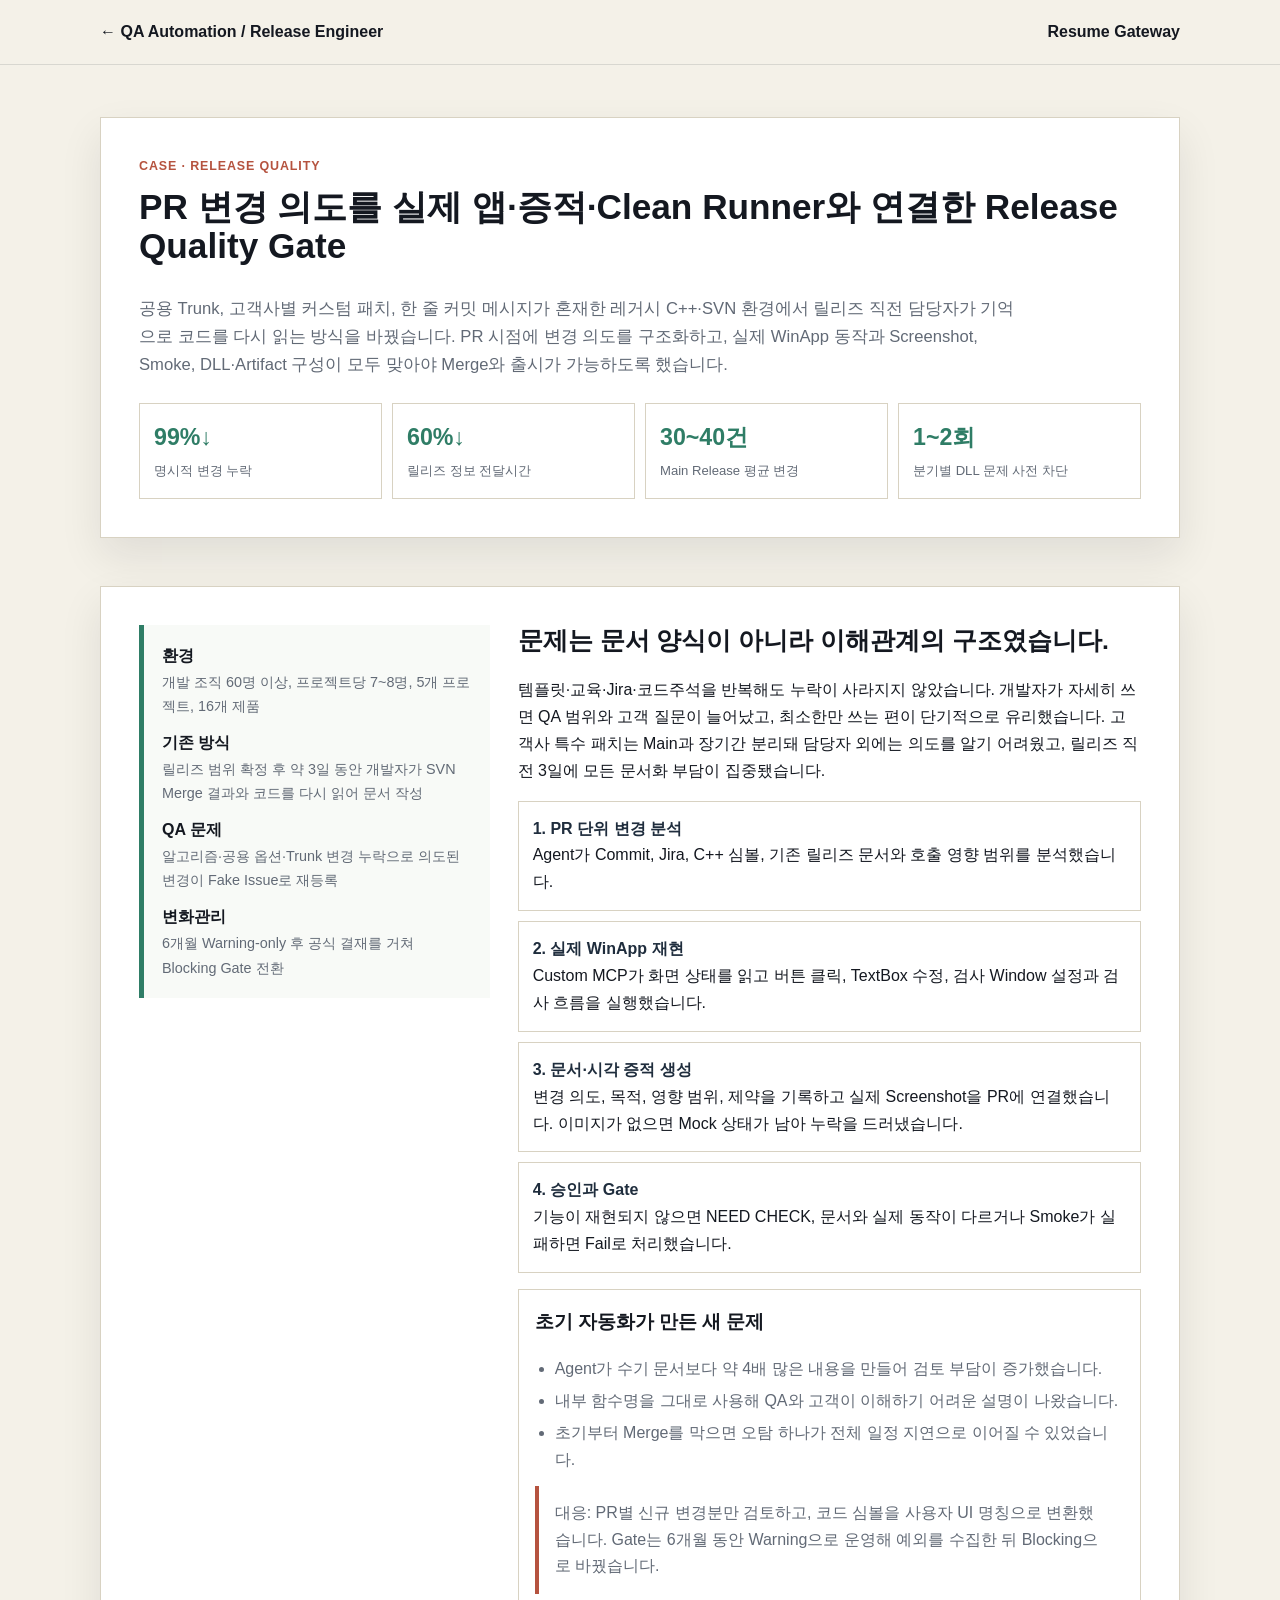
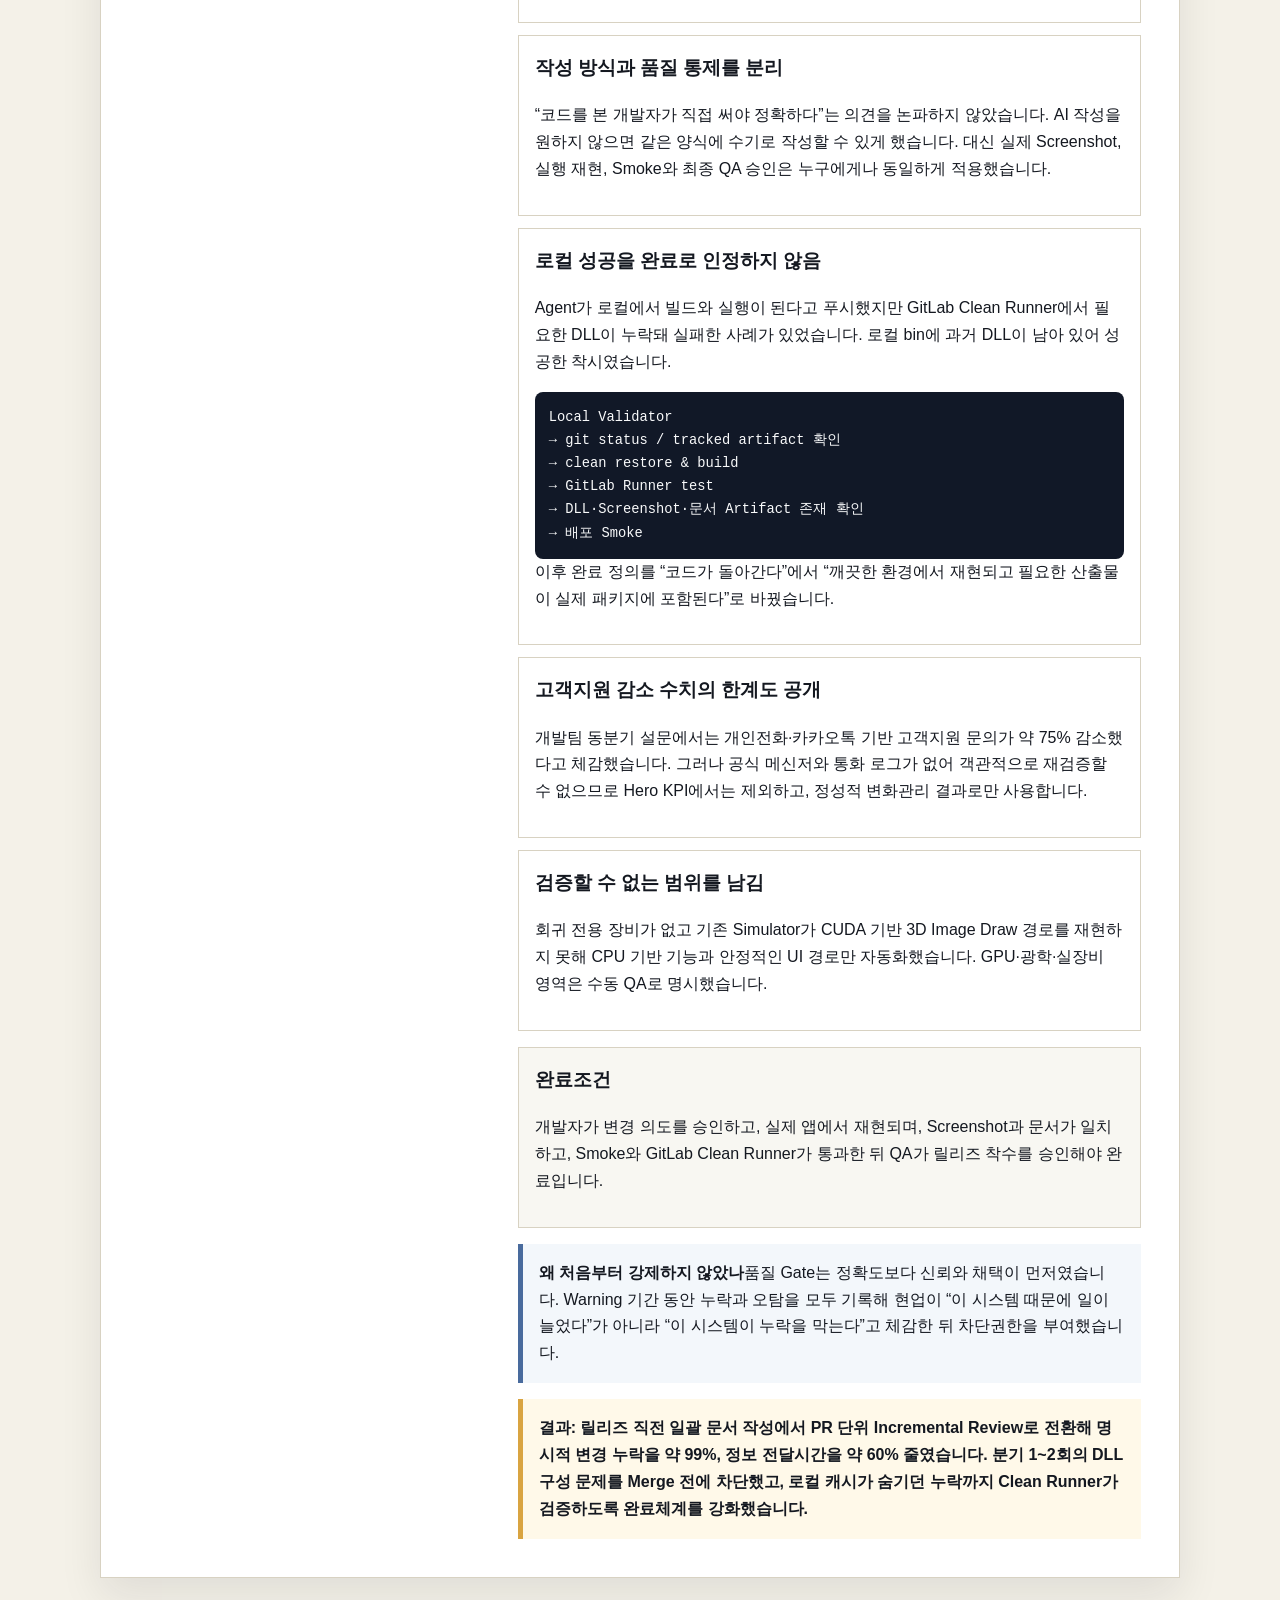
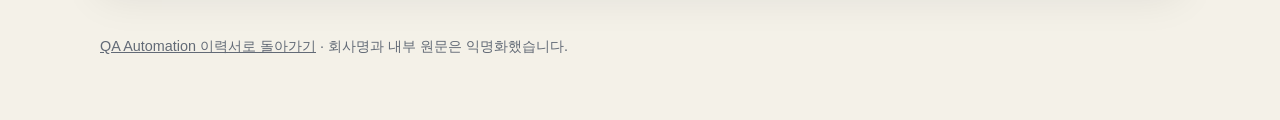
<file: portfolio/release-quality-gate.html>
<!doctype html>
<html lang="ko">
<head>
  <meta charset="utf-8">
  <meta name="viewport" content="width=device-width,initial-scale=1">
  <meta name="description" content="PR 기반 변경관리, 실제 WinApp 실행 검증, Screenshot 증적, Smoke Gate와 GitLab Clean Runner를 통합한 QA Automation 사례">
  <meta name="author" content="시우 조">
  <title>Release Quality Gate · 시우 조</title>
  <style>
    :root{--paper:#f4f1e8;--sheet:#fff;--ink:#141820;--muted:#626a76;--line:#d8d2c2;--navy:#1f2d3d;--green:#2f7d66;--red:#b5533f;--gold:#d9a441;--blue:#496b9d;--shadow:0 18px 40px rgba(20,24,32,.09)}*{box-sizing:border-box}html{scroll-behavior:smooth}body{margin:0;background:var(--paper);color:var(--ink);font-family:"Pretendard","Noto Sans KR","Segoe UI",Arial,sans-serif;line-height:1.68}a{color:inherit}.wrap{width:min(1080px,calc(100% - 36px));margin:0 auto}.header{position:sticky;top:0;z-index:10;border-bottom:1px solid rgba(20,24,32,.12);background:rgba(244,241,232,.94);backdrop-filter:blur(12px)}.nav{display:flex;align-items:center;justify-content:space-between;min-height:64px;gap:18px}.nav a{text-decoration:none;font-weight:900}.hero{padding:52px 0 26px}.sheet{border:1px solid var(--line);background:var(--sheet);box-shadow:var(--shadow);padding:38px}.eyebrow{margin:0 0 10px;color:var(--red);font-size:.78rem;font-weight:900;letter-spacing:.07em;text-transform:uppercase}h1,h2,h3,p{margin-top:0}h1{font-size:2.2rem;line-height:1.12}h2{font-size:1.55rem;line-height:1.28}.lead{max-width:880px;color:var(--muted);font-size:1.04rem}.stats{display:grid;grid-template-columns:repeat(4,1fr);gap:10px;margin-top:24px}.stat{border:1px solid var(--line);background:#fff;padding:14px}.stat b{display:block;color:var(--green);font-size:1.45rem}.stat span{color:var(--muted);font-size:.82rem}.section{padding:22px 0}.grid{display:grid;grid-template-columns:.72fr 1.28fr;gap:28px}.meta{position:sticky;top:88px;border-left:5px solid var(--green);background:#f8faf7;padding:18px}.meta strong{display:block;margin-top:12px}.meta strong:first-child{margin-top:0}.meta span{display:block;color:var(--muted);font-size:.9rem}.flow{display:grid;gap:10px}.flow div{border:1px solid var(--line);background:#fff;padding:14px}.flow b{color:var(--navy)}.guardrail{border:1px solid var(--line);background:#f8f7f2;padding:16px;margin-top:16px}.tradeoff{border-left:5px solid var(--blue);background:#f3f7fb;padding:16px;margin-top:16px}.result{border-left:5px solid var(--gold);background:#fff9e9;padding:16px;margin-top:16px;font-weight:900}.story{display:grid;gap:12px;margin-top:16px}.story section{border:1px solid var(--line);background:#fff;padding:16px}.story ul{margin:7px 0 0;padding-left:20px;color:var(--muted)}.story li{margin:5px 0}.quote{border-left:4px solid var(--red);background:#fff;padding:14px 16px;margin:12px 0;color:var(--muted)}.code{background:#111827;color:#f9fafb;padding:14px;border-radius:8px;white-space:pre-wrap;font-family:ui-monospace,SFMono-Regular,Menlo,Consolas,monospace;font-size:.86rem}.footer{padding:34px 0 48px;color:var(--muted);font-size:.9rem}@media(max-width:900px){.stats{grid-template-columns:repeat(2,1fr)}}@media(max-width:800px){.grid{grid-template-columns:1fr}.meta{position:static}.sheet{padding:24px}h1{font-size:1.65rem}.nav{align-items:flex-start;flex-direction:column;padding:13px 0}}@media(max-width:520px){.stats{grid-template-columns:1fr}}
  </style>
</head>
<body>
<header class="header"><nav class="nav wrap"><a href="../resume/qa-automation.html">← QA Automation / Release Engineer</a><a href="../index.html">Resume Gateway</a></nav></header>
<main>
  <section class="hero wrap"><div class="sheet"><p class="eyebrow">Case · Release Quality</p><h1>PR 변경 의도를 실제 앱·증적·Clean Runner와 연결한 Release Quality Gate</h1><p class="lead">공용 Trunk, 고객사별 커스텀 패치, 한 줄 커밋 메시지가 혼재한 레거시 C++·SVN 환경에서 릴리즈 직전 담당자가 기억으로 코드를 다시 읽는 방식을 바꿨습니다. PR 시점에 변경 의도를 구조화하고, 실제 WinApp 동작과 Screenshot, Smoke, DLL·Artifact 구성이 모두 맞아야 Merge와 출시가 가능하도록 했습니다.</p><div class="stats"><div class="stat"><b>99%↓</b><span>명시적 변경 누락</span></div><div class="stat"><b>60%↓</b><span>릴리즈 정보 전달시간</span></div><div class="stat"><b>30~40건</b><span>Main Release 평균 변경</span></div><div class="stat"><b>1~2회</b><span>분기별 DLL 문제 사전 차단</span></div></div></div></section>

  <section class="section wrap"><div class="sheet grid"><aside><div class="meta"><strong>환경</strong><span>개발 조직 60명 이상, 프로젝트당 7~8명, 5개 프로젝트, 16개 제품</span><strong>기존 방식</strong><span>릴리즈 범위 확정 후 약 3일 동안 개발자가 SVN Merge 결과와 코드를 다시 읽어 문서 작성</span><strong>QA 문제</strong><span>알고리즘·공용 옵션·Trunk 변경 누락으로 의도된 변경이 Fake Issue로 재등록</span><strong>변화관리</strong><span>6개월 Warning-only 후 공식 결재를 거쳐 Blocking Gate 전환</span></div></aside><article>
    <h2>문제는 문서 양식이 아니라 이해관계의 구조였습니다.</h2>
    <p>템플릿·교육·Jira·코드주석을 반복해도 누락이 사라지지 않았습니다. 개발자가 자세히 쓰면 QA 범위와 고객 질문이 늘어났고, 최소한만 쓰는 편이 단기적으로 유리했습니다. 고객사 특수 패치는 Main과 장기간 분리돼 담당자 외에는 의도를 알기 어려웠고, 릴리즈 직전 3일에 모든 문서화 부담이 집중됐습니다.</p>
    <div class="flow"><div><b>1. PR 단위 변경 분석</b><br>Agent가 Commit, Jira, C++ 심볼, 기존 릴리즈 문서와 호출 영향 범위를 분석했습니다.</div><div><b>2. 실제 WinApp 재현</b><br>Custom MCP가 화면 상태를 읽고 버튼 클릭, TextBox 수정, 검사 Window 설정과 검사 흐름을 실행했습니다.</div><div><b>3. 문서·시각 증적 생성</b><br>변경 의도, 목적, 영향 범위, 제약을 기록하고 실제 Screenshot을 PR에 연결했습니다. 이미지가 없으면 Mock 상태가 남아 누락을 드러냈습니다.</div><div><b>4. 승인과 Gate</b><br>기능이 재현되지 않으면 NEED CHECK, 문서와 실제 동작이 다르거나 Smoke가 실패하면 Fail로 처리했습니다.</div></div>

    <div class="story">
      <section><h3>초기 자동화가 만든 새 문제</h3><ul><li>Agent가 수기 문서보다 약 4배 많은 내용을 만들어 검토 부담이 증가했습니다.</li><li>내부 함수명을 그대로 사용해 QA와 고객이 이해하기 어려운 설명이 나왔습니다.</li><li>초기부터 Merge를 막으면 오탐 하나가 전체 일정 지연으로 이어질 수 있었습니다.</li></ul><div class="quote">대응: PR별 신규 변경분만 검토하고, 코드 심볼을 사용자 UI 명칭으로 변환했습니다. Gate는 6개월 동안 Warning으로 운영해 예외를 수집한 뒤 Blocking으로 바꿨습니다.</div></section>

      <section><h3>작성 방식과 품질 통제를 분리</h3><p>“코드를 본 개발자가 직접 써야 정확하다”는 의견을 논파하지 않았습니다. AI 작성을 원하지 않으면 같은 양식에 수기로 작성할 수 있게 했습니다. 대신 실제 Screenshot, 실행 재현, Smoke와 최종 QA 승인은 누구에게나 동일하게 적용했습니다.</p></section>

      <section><h3>로컬 성공을 완료로 인정하지 않음</h3><p>Agent가 로컬에서 빌드와 실행이 된다고 푸시했지만 GitLab Clean Runner에서 필요한 DLL이 누락돼 실패한 사례가 있었습니다. 로컬 bin에 과거 DLL이 남아 있어 성공한 착시였습니다.</p><div class="code">Local Validator
→ git status / tracked artifact 확인
→ clean restore & build
→ GitLab Runner test
→ DLL·Screenshot·문서 Artifact 존재 확인
→ 배포 Smoke</div><p>이후 완료 정의를 “코드가 돌아간다”에서 “깨끗한 환경에서 재현되고 필요한 산출물이 실제 패키지에 포함된다”로 바꿨습니다.</p></section>

      <section><h3>고객지원 감소 수치의 한계도 공개</h3><p>개발팀 동분기 설문에서는 개인전화·카카오톡 기반 고객지원 문의가 약 75% 감소했다고 체감했습니다. 그러나 공식 메신저와 통화 로그가 없어 객관적으로 재검증할 수 없으므로 Hero KPI에서는 제외하고, 정성적 변화관리 결과로만 사용합니다.</p></section>

      <section><h3>검증할 수 없는 범위를 남김</h3><p>회귀 전용 장비가 없고 기존 Simulator가 CUDA 기반 3D Image Draw 경로를 재현하지 못해 CPU 기반 기능과 안정적인 UI 경로만 자동화했습니다. GPU·광학·실장비 영역은 수동 QA로 명시했습니다.</p></section>
    </div>

    <div class="guardrail"><h3>완료조건</h3><p>개발자가 변경 의도를 승인하고, 실제 앱에서 재현되며, Screenshot과 문서가 일치하고, Smoke와 GitLab Clean Runner가 통과한 뒤 QA가 릴리즈 착수를 승인해야 완료입니다.</p></div>
    <div class="tradeoff"><strong>왜 처음부터 강제하지 않았나</strong>품질 Gate는 정확도보다 신뢰와 채택이 먼저였습니다. Warning 기간 동안 누락과 오탐을 모두 기록해 현업이 “이 시스템 때문에 일이 늘었다”가 아니라 “이 시스템이 누락을 막는다”고 체감한 뒤 차단권한을 부여했습니다.</div>
    <div class="result">결과: 릴리즈 직전 일괄 문서 작성에서 PR 단위 Incremental Review로 전환해 명시적 변경 누락을 약 99%, 정보 전달시간을 약 60% 줄였습니다. 분기 1~2회의 DLL 구성 문제를 Merge 전에 차단했고, 로컬 캐시가 숨기던 누락까지 Clean Runner가 검증하도록 완료체계를 강화했습니다.</div>
  </article></div></section>
</main>
<footer class="footer wrap"><p><a href="../resume/qa-automation.html">QA Automation 이력서로 돌아가기</a> · 회사명과 내부 원문은 익명화했습니다.</p></footer>
</body>
</html>
</file>
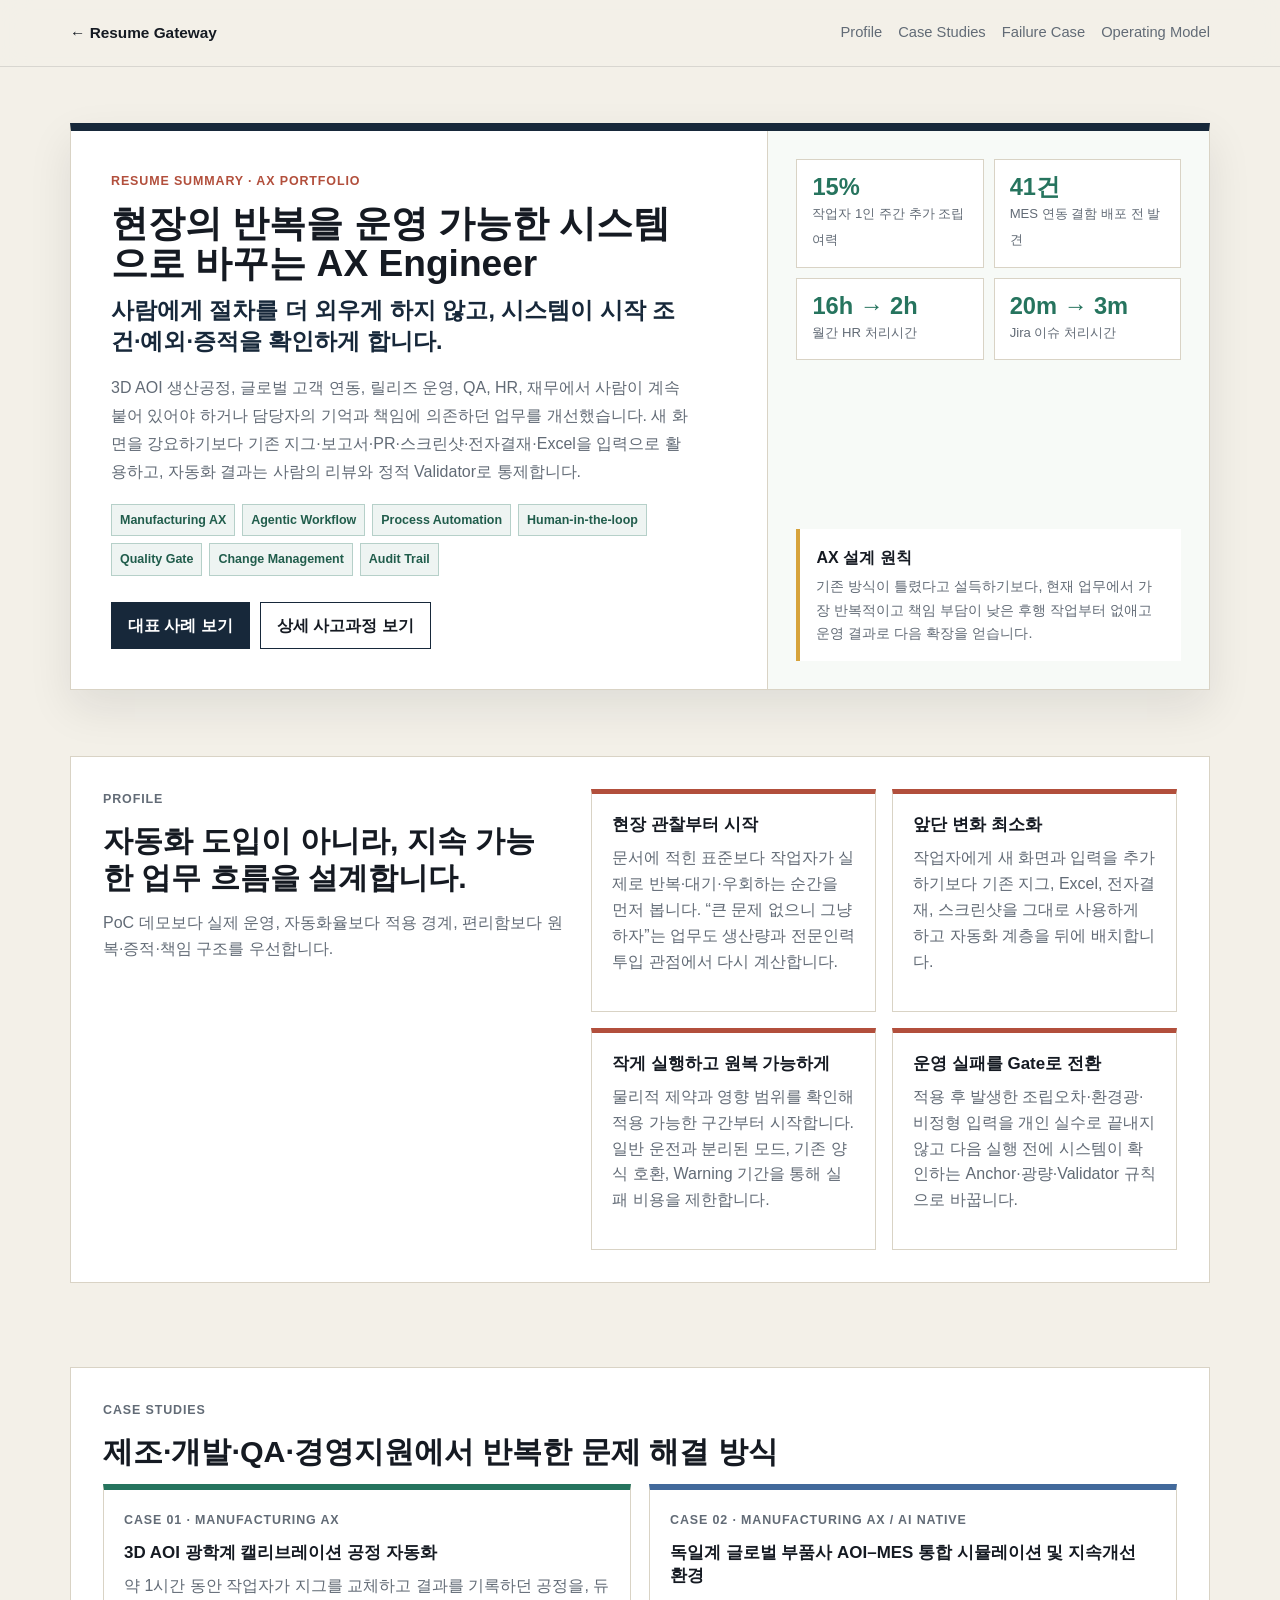
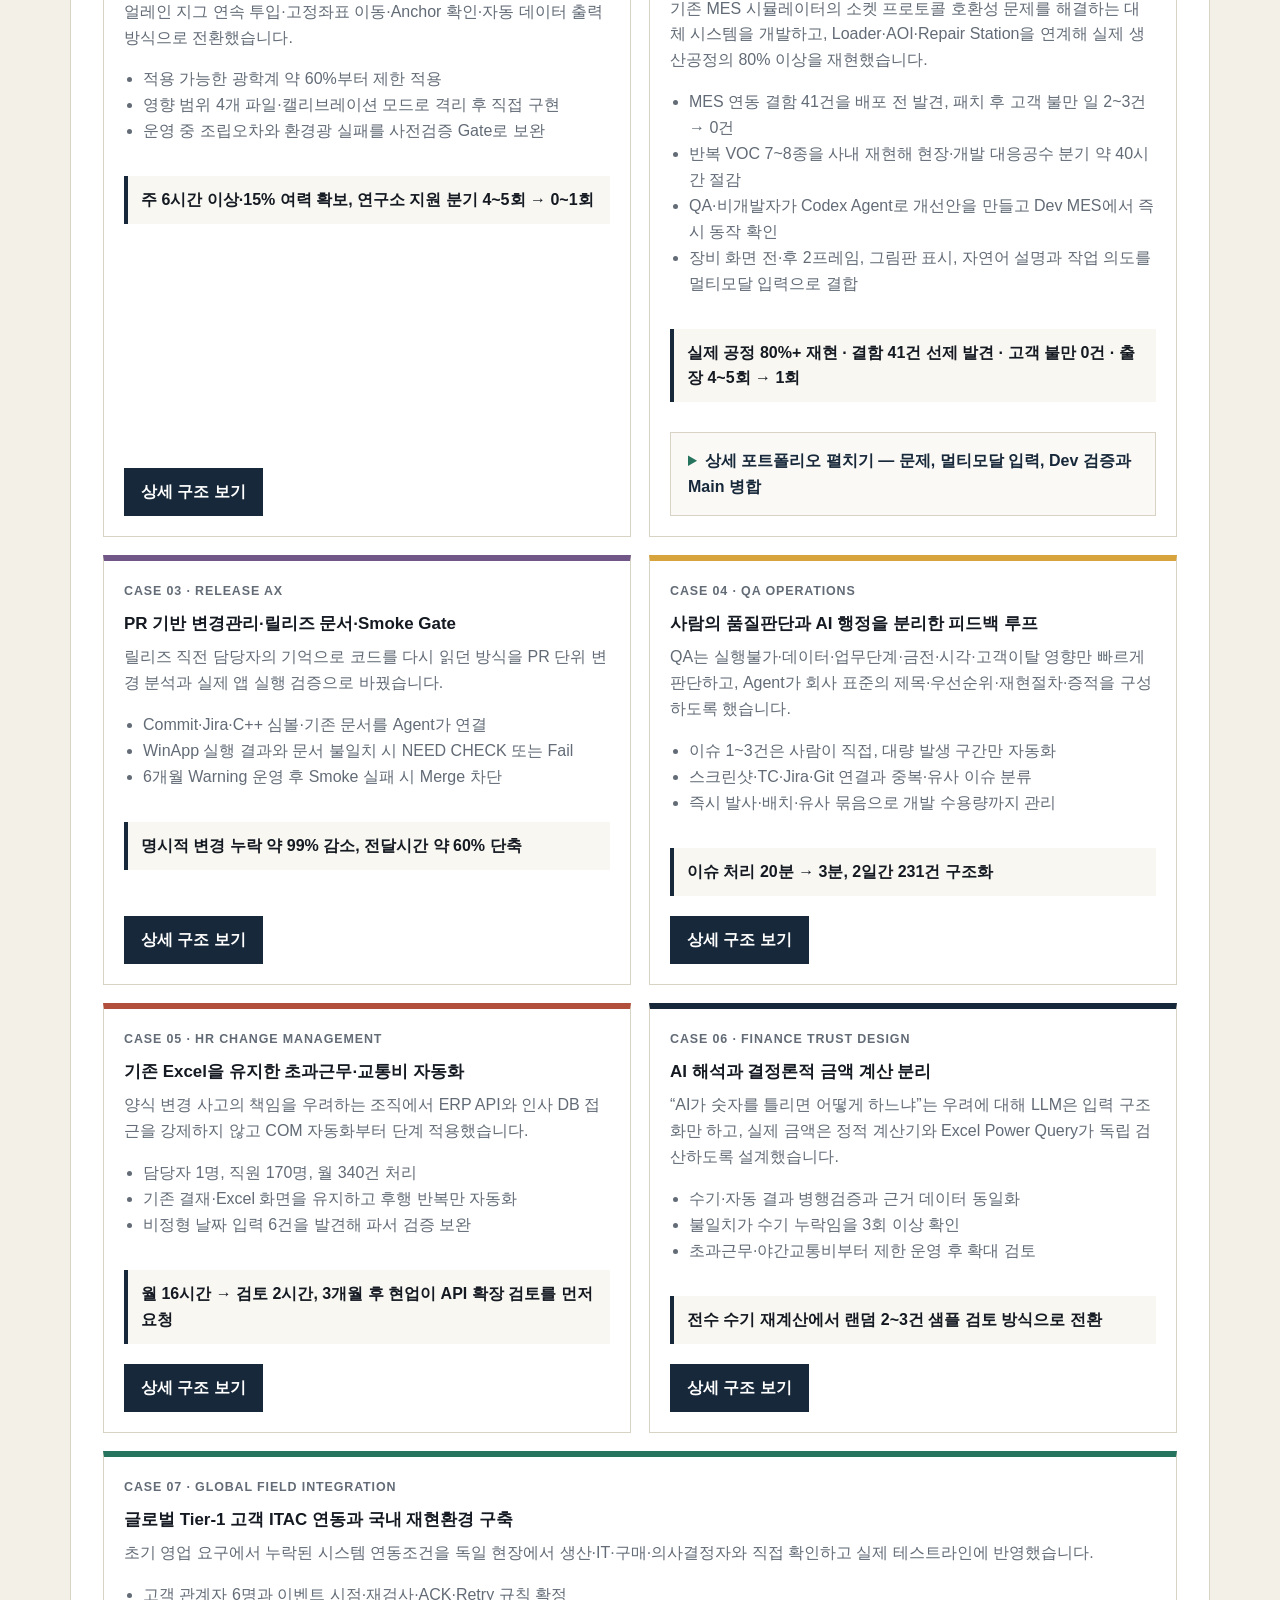
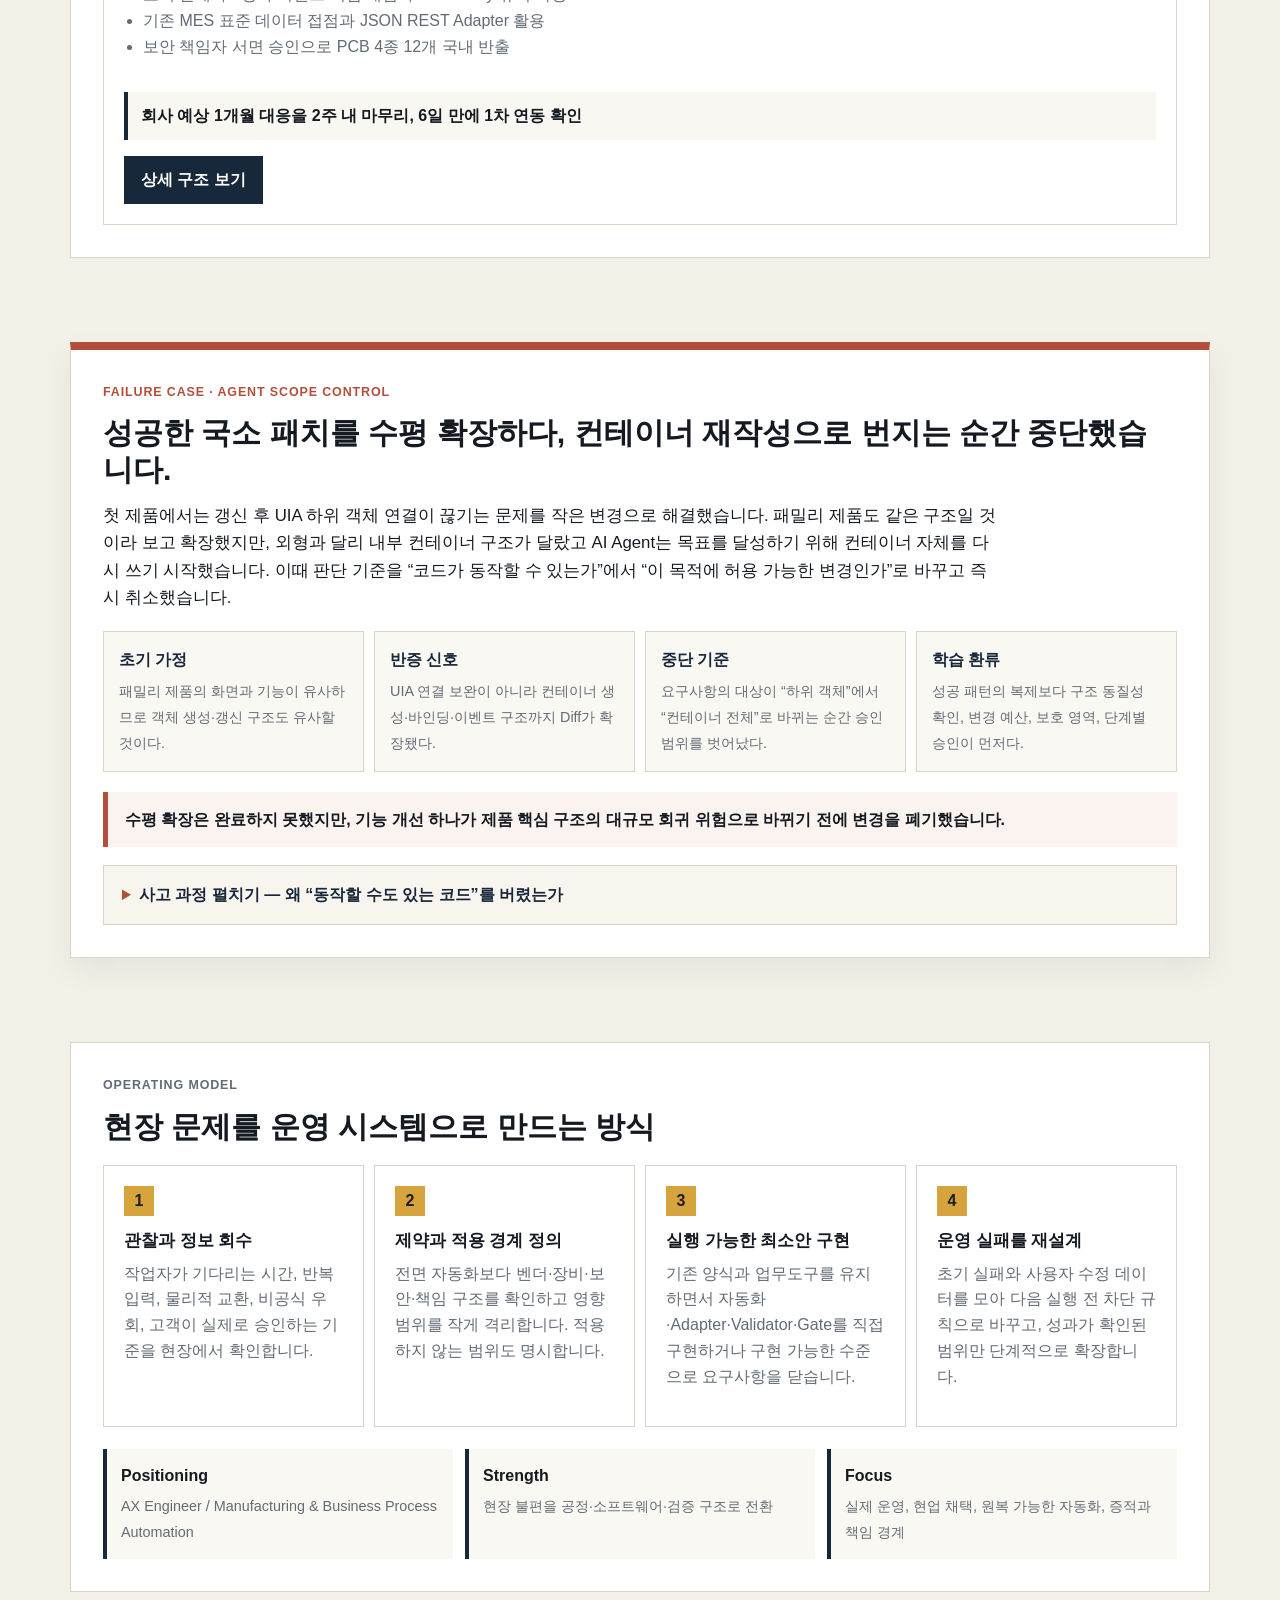
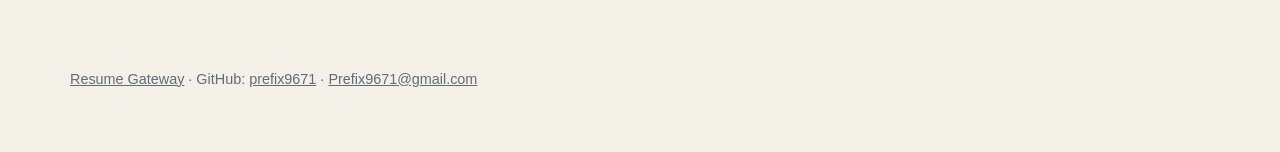
<file: resume/ax-engineer.html>
<!doctype html>
<html lang="ko">
<head>
  <meta charset="utf-8">
  <meta name="viewport" content="width=device-width,initial-scale=1">
  <meta name="description" content="제조 현장과 사내 업무의 반복·병목·품질 위험을 공정, Agent, 데이터와 검증 Gate로 전환한 AX Engineer 포트폴리오">
  <meta name="author" content="시우 조">
  <meta property="og:title" content="AX Engineer · 시우 조">
  <meta property="og:description" content="사람에게 절차를 더 외우게 하지 않고 시스템이 시작 조건·예외·증적을 확인하도록 설계합니다.">
  <meta property="og:type" content="website">
  <title>AX Engineer · 시우 조</title>
  <style>
    :root{color-scheme:light;--paper:#f3f0e8;--sheet:#fff;--ink:#151a22;--muted:#626b76;--line:#d9d3c5;--navy:#17283a;--green:#26745e;--red:#b24f3c;--gold:#d7a33c;--blue:#42699b;--purple:#715788;--shadow:0 18px 42px rgba(20,24,32,.09)}
    *{box-sizing:border-box}html{scroll-behavior:smooth}body{margin:0;background:var(--paper);color:var(--ink);font-family:"Pretendard","Noto Sans KR","Segoe UI",Arial,sans-serif;line-height:1.62}a{color:inherit}.site-header{position:sticky;top:0;z-index:20;border-bottom:1px solid rgba(20,24,32,.12);background:rgba(243,240,232,.93);backdrop-filter:blur(14px)}.nav,.wrap{width:min(1140px,calc(100% - 36px));margin:0 auto}.nav{display:flex;align-items:center;justify-content:space-between;min-height:66px;gap:20px}.brand{font-size:.96rem;font-weight:900;text-decoration:none}.nav-links{display:flex;flex-wrap:wrap;gap:16px;color:var(--muted);font-size:.92rem}.nav-links a{text-decoration:none}.nav-links a:hover,.brand:hover{color:var(--green)}.hero{padding:56px 0 24px}.hero-sheet{display:grid;grid-template-columns:minmax(0,1.08fr) minmax(300px,.72fr);gap:34px;align-items:stretch;border:1px solid var(--line);border-top:8px solid var(--navy);background:var(--sheet);box-shadow:var(--shadow)}.hero-copy{padding:40px}.hero-side{display:flex;flex-direction:column;justify-content:space-between;gap:20px;border-left:1px solid var(--line);background:#f7faf7;padding:28px}.eyebrow{margin:0 0 12px;color:var(--red);font-size:.78rem;font-weight:900;letter-spacing:.07em;text-transform:uppercase}h1,h2,h3,p{margin-top:0}h1{margin-bottom:12px;font-size:2.32rem;line-height:1.08}h2{margin-bottom:14px;font-size:1.9rem;line-height:1.22}h3{margin-bottom:8px;font-size:1.06rem;line-height:1.35}.hero-statement{max-width:820px;margin-bottom:18px;color:var(--navy);font-size:1.46rem;font-weight:900;line-height:1.3}.lead{max-width:810px;color:var(--muted);font-size:1rem;line-height:1.75}.tag-row{display:flex;flex-wrap:wrap;gap:7px;margin:18px 0 24px}.tag{border:1px solid rgba(38,116,94,.28);background:rgba(38,116,94,.08);color:#215d4c;padding:5px 8px;font-size:.78rem;font-weight:800}.actions{display:flex;flex-wrap:wrap;gap:10px;margin-top:26px}.button{display:inline-flex;align-items:center;justify-content:center;min-height:44px;border:1px solid var(--navy);padding:10px 16px;font-weight:800;text-decoration:none}.button.primary{background:var(--navy);color:#fff}.button.secondary{background:#fff}.metric-grid{display:grid;grid-template-columns:repeat(2,1fr);gap:10px}.metric{border:1px solid var(--line);background:#fff;padding:15px}.metric b{display:block;color:var(--green);font-size:1.48rem;line-height:1.05}.metric span{color:var(--muted);font-size:.82rem}.principle{border-left:4px solid var(--gold);background:#fff;padding:16px}.principle strong{display:block;margin-bottom:5px}.principle p{margin:0;color:var(--muted);font-size:.9rem}.section{padding:42px 0}.section-panel{border:1px solid var(--line);background:var(--sheet);padding:32px}.split{display:grid;grid-template-columns:.88fr 1.12fr;gap:28px}.problem-grid{display:grid;grid-template-columns:repeat(2,minmax(0,1fr));gap:16px}.problem-card,.case-card,.step-card{border:1px solid var(--line);background:#fff;padding:20px}.problem-card{border-top:5px solid var(--red)}.problem-card p,.case-card p,.step-card p,.section-panel p{color:var(--muted)}.case-grid{display:grid;grid-template-columns:repeat(2,minmax(0,1fr));gap:18px}.case-card{display:flex;min-height:430px;flex-direction:column;border-top:6px solid var(--green)}.case-card:nth-child(2){border-top-color:var(--blue)}.case-card:nth-child(3){border-top-color:var(--purple)}.case-card:nth-child(4){border-top-color:var(--gold)}.case-card:nth-child(5){border-top-color:var(--red)}.case-card:nth-child(6){border-top-color:var(--navy)}.case-card:nth-child(7){border-top-color:var(--green)}.case-card .result{margin:12px 0 16px;border-left:4px solid var(--navy);background:#f8f7f2;padding:11px 13px;color:var(--ink);font-weight:800}.case-card ul{margin:0 0 20px;padding-left:19px;color:var(--muted)}.case-card .button{margin-top:auto;width:fit-content}.mes-card{min-height:430px}.case-card:last-child{grid-column:1/-1;min-height:0}.mes-card details{margin-top:14px;border:1px solid var(--line);background:#faf9f5}.mes-card summary{cursor:pointer;padding:15px 17px;color:var(--navy);font-weight:900}.mes-card summary::marker{color:var(--green)}.mes-detail{padding:4px 18px 20px}.mes-detail h4{margin:20px 0 7px;color:var(--navy);font-size:1rem}.mes-detail p,.mes-detail li{color:var(--muted)}.mes-flow{margin:16px 0;border-left:4px solid var(--gold);background:#fff;padding:13px 15px;color:var(--ink)!important;font-weight:800}.operating-model{display:grid;grid-template-columns:repeat(4,minmax(0,1fr));gap:10px;margin-top:20px}.step-card{min-height:180px}.step-card b{display:inline-flex;align-items:center;justify-content:center;width:30px;height:30px;margin-bottom:14px;background:var(--gold);color:#1b1d22}.resume-line{display:grid;grid-template-columns:repeat(3,1fr);gap:12px;margin-top:22px}.resume-line div{border-left:4px solid var(--navy);background:#f9f8f2;padding:14px}.resume-line strong{display:block;margin-bottom:4px}.resume-line span{color:var(--muted);font-size:.9rem}.failure-panel{border:1px solid var(--line);border-top:8px solid var(--red);background:#fff;padding:32px;box-shadow:0 12px 30px rgba(20,24,32,.06)}.failure-lead{max-width:900px;font-size:1.05rem;color:var(--ink)!important}.failure-map{display:grid;grid-template-columns:repeat(4,minmax(0,1fr));gap:10px;margin:20px 0}.failure-map div{border:1px solid var(--line);background:#faf8f3;padding:15px}.failure-map strong{display:block;margin-bottom:5px;color:var(--navy)}.failure-map span{color:var(--muted);font-size:.9rem}.failure-outcome{margin:18px 0;border-left:5px solid var(--red);background:#fbf3f0;padding:15px 17px;font-weight:900}.failure-details{margin-top:18px;border:1px solid var(--line);background:#fff}.failure-details summary{cursor:pointer;padding:16px 18px;background:#f8f4ee;color:var(--navy);font-weight:900}.failure-details summary::marker{color:var(--red)}.failure-body{padding:22px}.failure-body h3{margin-top:22px;color:var(--navy)}.failure-body h3:first-child{margin-top:0}.failure-body ul{padding-left:20px;color:var(--muted)}.decision-line{margin:16px 0;border-left:4px solid var(--gold);background:#fbfaf5;padding:14px 16px;color:var(--ink)!important;font-weight:800}.footer{padding:34px 0 46px;color:var(--muted);font-size:.9rem}@media(max-width:980px){.case-grid{grid-template-columns:1fr}.mes-card,.case-card:last-child{grid-column:auto}}@media(max-width:920px){.hero-sheet,.split,.problem-grid,.operating-model,.resume-line,.failure-map{grid-template-columns:1fr}.hero-side{border-left:0;border-top:1px solid var(--line)}h1{font-size:1.9rem}.hero-statement{font-size:1.3rem}}@media(max-width:620px){.nav{align-items:flex-start;flex-direction:column;padding:14px 0}.nav-links{width:100%;justify-content:space-between;gap:8px}.hero{padding-top:24px}.hero-copy,.hero-side,.section-panel{padding:22px}h1{font-size:1.58rem}.hero-statement{font-size:1.16rem}h2{font-size:1.5rem}.metric-grid{grid-template-columns:1fr}}
  </style>
</head>
<body>
<header class="site-header"><nav class="nav"><a class="brand" href="../index.html">← Resume Gateway</a><div class="nav-links"><a href="#thesis">Profile</a><a href="#cases">Case Studies</a><a href="#failure">Failure Case</a><a href="#model">Operating Model</a></div></nav></header>
<main id="top">
  <section class="hero wrap"><div class="hero-sheet"><div class="hero-copy">
    <p class="eyebrow">Resume Summary · AX Portfolio</p>
    <h1>현장의 반복을 운영 가능한 시스템으로 바꾸는 AX Engineer</h1>
    <p class="hero-statement">사람에게 절차를 더 외우게 하지 않고, 시스템이 시작 조건·예외·증적을 확인하게 합니다.</p>
    <p class="lead">3D AOI 생산공정, 글로벌 고객 연동, 릴리즈 운영, QA, HR, 재무에서 사람이 계속 붙어 있어야 하거나 담당자의 기억과 책임에 의존하던 업무를 개선했습니다. 새 화면을 강요하기보다 기존 지그·보고서·PR·스크린샷·전자결재·Excel을 입력으로 활용하고, 자동화 결과는 사람의 리뷰와 정적 Validator로 통제합니다.</p>
    <div class="tag-row"><span class="tag">Manufacturing AX</span><span class="tag">Agentic Workflow</span><span class="tag">Process Automation</span><span class="tag">Human-in-the-loop</span><span class="tag">Quality Gate</span><span class="tag">Change Management</span><span class="tag">Audit Trail</span></div>
    <div class="actions"><a class="button primary" href="#cases">대표 사례 보기</a><a class="button secondary" href="../portfolio/ax-engineer.html">상세 사고과정 보기</a></div>
  </div><aside class="hero-side"><div class="metric-grid">
    <div class="metric"><b>15%</b><span>작업자 1인 주간 추가 조립 여력</span></div>
    <div class="metric"><b>41건</b><span>MES 연동 결함 배포 전 발견</span></div>
    <div class="metric"><b>16h → 2h</b><span>월간 HR 처리시간</span></div>
    <div class="metric"><b>20m → 3m</b><span>Jira 이슈 처리시간</span></div>
  </div><div class="principle"><strong>AX 설계 원칙</strong><p>기존 방식이 틀렸다고 설득하기보다, 현재 업무에서 가장 반복적이고 책임 부담이 낮은 후행 작업부터 없애고 운영 결과로 다음 확장을 얻습니다.</p></div></aside></div></section>

  <section id="thesis" class="section wrap"><div class="section-panel split"><div><p class="eyebrow">Profile</p><h2>자동화 도입이 아니라, 지속 가능한 업무 흐름을 설계합니다.</h2><p>PoC 데모보다 실제 운영, 자동화율보다 적용 경계, 편리함보다 원복·증적·책임 구조를 우선합니다.</p></div><div class="problem-grid">
    <article class="problem-card"><h3>현장 관찰부터 시작</h3><p>문서에 적힌 표준보다 작업자가 실제로 반복·대기·우회하는 순간을 먼저 봅니다. “큰 문제 없으니 그냥 하자”는 업무도 생산량과 전문인력 투입 관점에서 다시 계산합니다.</p></article>
    <article class="problem-card"><h3>앞단 변화 최소화</h3><p>작업자에게 새 화면과 입력을 추가하기보다 기존 지그, Excel, 전자결재, 스크린샷을 그대로 사용하게 하고 자동화 계층을 뒤에 배치합니다.</p></article>
    <article class="problem-card"><h3>작게 실행하고 원복 가능하게</h3><p>물리적 제약과 영향 범위를 확인해 적용 가능한 구간부터 시작합니다. 일반 운전과 분리된 모드, 기존 양식 호환, Warning 기간을 통해 실패 비용을 제한합니다.</p></article>
    <article class="problem-card"><h3>운영 실패를 Gate로 전환</h3><p>적용 후 발생한 조립오차·환경광·비정형 입력을 개인 실수로 끝내지 않고 다음 실행 전에 시스템이 확인하는 Anchor·광량·Validator 규칙으로 바꿉니다.</p></article>
  </div></div></section>

  <section id="cases" class="section wrap"><div class="section-panel"><p class="eyebrow">Case Studies</p><h2>제조·개발·QA·경영지원에서 반복한 문제 해결 방식</h2><div class="case-grid">
    <article class="case-card"><p class="eyebrow">Case 01 · Manufacturing AX</p><h3>3D AOI 광학계 캘리브레이션 공정 자동화</h3><p>약 1시간 동안 작업자가 지그를 교체하고 결과를 기록하던 공정을, 듀얼레인 지그 연속 투입·고정좌표 이동·Anchor 확인·자동 데이터 출력 방식으로 전환했습니다.</p><ul><li>적용 가능한 광학계 약 60%부터 제한 적용</li><li>영향 범위 4개 파일·캘리브레이션 모드로 격리 후 직접 구현</li><li>운영 중 조립오차와 환경광 실패를 사전검증 Gate로 보완</li></ul><div class="result">주 6시간 이상·15% 여력 확보, 연구소 지원 분기 4~5회 → 0~1회</div><a class="button primary" href="../portfolio/ax-engineer.html#manufacturing">상세 구조 보기</a></article>

    <article class="case-card mes-card"><p class="eyebrow">Case 02 · Manufacturing AX / AI Native</p><h3>독일계 글로벌 부품사 AOI–MES 통합 시뮬레이션 및 지속개선 환경</h3><p>기존 MES 시뮬레이터의 소켓 프로토콜 호환성 문제를 해결하는 대체 시스템을 개발하고, Loader·AOI·Repair Station을 연계해 실제 생산공정의 80% 이상을 재현했습니다.</p><ul><li>MES 연동 결함 41건을 배포 전 발견, 패치 후 고객 불만 일 2~3건 → 0건</li><li>반복 VOC 7~8종을 사내 재현해 현장·개발 대응공수 분기 약 40시간 절감</li><li>QA·비개발자가 Codex Agent로 개선안을 만들고 Dev MES에서 즉시 동작 확인</li><li>장비 화면 전·후 2프레임, 그림판 표시, 자연어 설명과 작업 의도를 멀티모달 입력으로 결합</li></ul><div class="result">실제 공정 80%+ 재현 · 결함 41건 선제 발견 · 고객 불만 0건 · 출장 4~5회 → 1회</div>
      <details><summary>상세 포트폴리오 펼치기 — 문제, 멀티모달 입력, Dev 검증과 Main 병합</summary><div class="mes-detail">
        <h4>1. 기존 검증환경의 한계</h4><p>제공된 MES 시뮬레이터는 실제 현장에서 처리하던 메시지 접두어·프레이밍 규칙을 동일하게 처리하지 못했고, 실행 파일 형태라 내부 수정도 불가능했습니다. 그 결과 바코드 입력, MES 검색, PCB 생산라인 모델 변경 등 실제 공정에 필요한 외부 상호작용 대부분을 사내에서 검증할 수 없었습니다.</p>
        <h4>2. 대체 시뮬레이터와 생산라인 재현</h4><p>개발팀이 제공한 연동 설명, 예시 데이터와 규약을 기준으로 웹 서버와 소켓 텔레그램 요청·응답 처리를 구현했습니다. 이후 Loader와 Repair Station을 연결해 보드 투입 대기, 검사 중 전·후단 순서, Repair Station 공간 부족, Repair Plus 상호작용 등 공정 예외까지 포함한 실제 생산흐름의 80% 이상을 재현했습니다.</p>
        <h4>3. 비개발자·QA를 위한 멀티모달 개선 입력</h4><p>원격지 사용자가 문제를 발견한 즉시 시뮬레이터 Agent와 상호작용해 해결안을 만들 수 있도록 장비 화면의 문제 발생 전·후 2개 프레임을 입력으로 사용했습니다. 사용자는 그림판으로 의심 영역에 동그라미나 화살표를 표시하고, 자연어로 현상과 원래 수행하려던 작업 의도를 설명했습니다. 멀티모달 Agent는 두 화면의 변화·시각적 표시·사용자 설명·작업 의도를 함께 읽어 MES 신호, 설비 상태와 공정 순서를 추론하고 시뮬레이터 수정안을 구현했습니다. 해결안은 사용자 개인 환경에서 끝내지 않고 GitLab Dev 브랜치에 커밋해 개발 MES와 즉시 연동 검증했으며, 개발자가 지속 가능한 변경인지 검토하고 필요한 예외처리를 보강한 뒤 Main으로 병합하도록 구성했습니다.</p>
        <h4>4. Agent 구현과 GitLab 품질 Gate</h4><p>Codex Agent가 개선사항을 구현하면 GitLab Dev 브랜치에 반영하고 실제 개발 MES와 연동해 담당자가 기능 동작을 바로 확인했습니다. 이후 책임자와 개발자가 단일 책임 원칙, 중복 객체·컨테이너 생성, 기존 객체 생명주기 우회, 변경 범위 확대와 회귀 위험을 검토한 뒤 Main 브랜치에 병합했습니다.</p>
        <p class="mes-flow">현장 문제 발생 → 사용자와 Agent의 멀티모달 상호작용·즉시 해결 → Dev 브랜치 커밋 → 개발 MES 실연동 검증 → 개발자 예외처리·지속가능성 검토 → Main 병합</p>
        <h4>5. 운영 성과</h4><ul><li>MES 연동 결함 41건을 양산 패치 배포 전 추가 발견·개선</li><li>패치 이후 일일 고객 불만 2~3건에서 0건으로 감소</li><li>현지법인 출장 4~5회에서 설치·교육 목적 1회로 축소, 약 400만 원 절감</li><li>반복 VOC 7~8종 재현, 기술지원·개발 대응시간 분기 약 40시간 절감</li></ul>
        <h4>공개 범위</h4><p>고객사명, 내부 제품명, 실제 장비 화면, 원문 통신 규약, 메시지 전문과 보안상 민감한 시스템 구성은 공개하지 않습니다.</p>
      </div></details>
    </article>

    <article class="case-card"><p class="eyebrow">Case 03 · Release AX</p><h3>PR 기반 변경관리·릴리즈 문서·Smoke Gate</h3><p>릴리즈 직전 담당자의 기억으로 코드를 다시 읽던 방식을 PR 단위 변경 분석과 실제 앱 실행 검증으로 바꿨습니다.</p><ul><li>Commit·Jira·C++ 심볼·기존 문서를 Agent가 연결</li><li>WinApp 실행 결과와 문서 불일치 시 NEED CHECK 또는 Fail</li><li>6개월 Warning 운영 후 Smoke 실패 시 Merge 차단</li></ul><div class="result">명시적 변경 누락 약 99% 감소, 전달시간 약 60% 단축</div><a class="button primary" href="../portfolio/release-quality-gate.html">상세 구조 보기</a></article>

    <article class="case-card"><p class="eyebrow">Case 04 · QA Operations</p><h3>사람의 품질판단과 AI 행정을 분리한 피드백 루프</h3><p>QA는 실행불가·데이터·업무단계·금전·시각·고객이탈 영향만 빠르게 판단하고, Agent가 회사 표준의 제목·우선순위·재현절차·증적을 구성하도록 했습니다.</p><ul><li>이슈 1~3건은 사람이 직접, 대량 발생 구간만 자동화</li><li>스크린샷·TC·Jira·Git 연결과 중복·유사 이슈 분류</li><li>즉시 발사·배치·유사 묶음으로 개발 수용량까지 관리</li></ul><div class="result">이슈 처리 20분 → 3분, 2일간 231건 구조화</div><a class="button primary" href="../portfolio/qa-operations.html">상세 구조 보기</a></article>

    <article class="case-card"><p class="eyebrow">Case 05 · HR Change Management</p><h3>기존 Excel을 유지한 초과근무·교통비 자동화</h3><p>양식 변경 사고의 책임을 우려하는 조직에서 ERP API와 인사 DB 접근을 강제하지 않고 COM 자동화부터 단계 적용했습니다.</p><ul><li>담당자 1명, 직원 170명, 월 340건 처리</li><li>기존 결재·Excel 화면을 유지하고 후행 반복만 자동화</li><li>비정형 날짜 입력 6건을 발견해 파서 검증 보완</li></ul><div class="result">월 16시간 → 검토 2시간, 3개월 후 현업이 API 확장 검토를 먼저 요청</div><a class="button primary" href="../portfolio/ax-engineer.html#hr">상세 구조 보기</a></article>

    <article class="case-card"><p class="eyebrow">Case 06 · Finance Trust Design</p><h3>AI 해석과 결정론적 금액 계산 분리</h3><p>“AI가 숫자를 틀리면 어떻게 하느냐”는 우려에 대해 LLM은 입력 구조화만 하고, 실제 금액은 정적 계산기와 Excel Power Query가 독립 검산하도록 설계했습니다.</p><ul><li>수기·자동 결과 병행검증과 근거 데이터 동일화</li><li>불일치가 수기 누락임을 3회 이상 확인</li><li>초과근무·야간교통비부터 제한 운영 후 확대 검토</li></ul><div class="result">전수 수기 재계산에서 랜덤 2~3건 샘플 검토 방식으로 전환</div><a class="button primary" href="../portfolio/ax-engineer.html#finance">상세 구조 보기</a></article>

    <article class="case-card"><p class="eyebrow">Case 07 · Global Field Integration</p><h3>글로벌 Tier-1 고객 ITAC 연동과 국내 재현환경 구축</h3><p>초기 영업 요구에서 누락된 시스템 연동조건을 독일 현장에서 생산·IT·구매·의사결정자와 직접 확인하고 실제 테스트라인에 반영했습니다.</p><ul><li>고객 관계자 6명과 이벤트 시점·재검사·ACK·Retry 규칙 확정</li><li>기존 MES 표준 데이터 접점과 JSON REST Adapter 활용</li><li>보안 책임자 서면 승인으로 PCB 4종 12개 국내 반출</li></ul><div class="result">회사 예상 1개월 대응을 2주 내 마무리, 6일 만에 1차 연동 확인</div><a class="button primary" href="../portfolio/ax-engineer.html#global">상세 구조 보기</a></article>
  </div></div></section>

  <section id="failure" class="section wrap"><div class="failure-panel">
    <p class="eyebrow">Failure Case · Agent Scope Control</p>
    <h2>성공한 국소 패치를 수평 확장하다, 컨테이너 재작성으로 번지는 순간 중단했습니다.</h2>
    <p class="failure-lead">첫 제품에서는 갱신 후 UIA 하위 객체 연결이 끊기는 문제를 작은 변경으로 해결했습니다. 패밀리 제품도 같은 구조일 것이라 보고 확장했지만, 외형과 달리 내부 컨테이너 구조가 달랐고 AI Agent는 목표를 달성하기 위해 컨테이너 자체를 다시 쓰기 시작했습니다. 이때 판단 기준을 “코드가 동작할 수 있는가”에서 “이 목적에 허용 가능한 변경인가”로 바꾸고 즉시 취소했습니다.</p>
    <div class="failure-map">
      <div><strong>초기 가정</strong><span>패밀리 제품의 화면과 기능이 유사하므로 객체 생성·갱신 구조도 유사할 것이다.</span></div>
      <div><strong>반증 신호</strong><span>UIA 연결 보완이 아니라 컨테이너 생성·바인딩·이벤트 구조까지 Diff가 확장됐다.</span></div>
      <div><strong>중단 기준</strong><span>요구사항의 대상이 “하위 객체”에서 “컨테이너 전체”로 바뀌는 순간 승인 범위를 벗어났다.</span></div>
      <div><strong>학습 환류</strong><span>성공 패턴의 복제보다 구조 동질성 확인, 변경 예산, 보호 영역, 단계별 승인이 먼저다.</span></div>
    </div>
    <div class="failure-outcome">수평 확장은 완료하지 못했지만, 기능 개선 하나가 제품 핵심 구조의 대규모 회귀 위험으로 바뀌기 전에 변경을 폐기했습니다.</div>
    <details class="failure-details"><summary>사고 과정 펼치기 — 왜 “동작할 수도 있는 코드”를 버렸는가</summary><div class="failure-body">
      <h3>1. 첫 성공을 어떤 문제로 해석했는가</h3><p>최초 실행에서는 아이템 리스트 컨테이너의 하위 객체가 UIA에 정상 노출됐지만, 갱신 버튼을 누르면 동적으로 객체가 다시 만들어지며 기존 연결이 끊겼습니다. 화면 기능은 살아 있었으므로 문제를 컨테이너 전체가 아니라 “갱신 뒤 접근성 트리에 다시 연결되지 않는 객체 생명주기”로 좁혔습니다.</p><p>첫 제품에서는 하위 객체가 갱신 후 다시 연결되도록 최소 변경하고, 동적 생성 버튼에는 식별 가능한 <code>Name</code>을 부여했습니다. 여기까지는 목표·변경 범위·검증 대상이 일치했습니다.</p>
      <h3>2. 왜 수평 확장이 합리적으로 보였는가</h3><p>패밀리 제품은 사용자에게 보이는 화면과 역할이 유사했습니다. 따라서 첫 제품에서 확인한 객체 생명주기 문제와 수정 패턴을 재사용하면 제품군 전체의 UI 자동화 안정성을 빠르게 높일 수 있다고 판단했습니다.</p><p class="decision-line">잘못된 전제는 “같은 제품군”을 “같은 내부 구조”로 번역한 것이었습니다. 외형적 유사성을 아키텍처 동질성의 증거로 사용했습니다.</p>
      <h3>3. 무엇이 단순한 구현 난이도가 아니라 중단 신호였는가</h3><p>다른 제품에서는 컨테이너 내부 객체 생성과 갱신 방식이 달랐습니다. AI Agent는 같은 결과를 만들기 위해 기존 하위 객체 연결부만 수정하지 않고 컨테이너 생성 흐름, 바인딩, 이벤트 연결을 넓게 변경하기 시작했습니다.</p><ul><li>원래 요청: 갱신 후 컨테이너 하위 객체가 UIA에 다시 노출되게 한다.</li><li>실제 변경: 기존 컨테이너의 생성·상태·이벤트 구조를 재설계한다.</li></ul><p>두 번째 문장은 첫 번째 문장을 구현하는 여러 방법 중 하나일 수 있지만, 승인된 위험과 검증 비용은 완전히 다릅니다.</p>
      <h3>4. 왜 더 진행해서 결과를 확인하지 않았는가</h3><p>컨테이너 전체를 건드리면 UIA뿐 아니라 선택 상태, 데이터 갱신, 이벤트 순서, 화면 동작, 메모리 상태까지 다시 검증해야 합니다.</p><p class="decision-line">“구현 가능”과 “운영 가능한 변경”은 다른 판정입니다. 목표 대비 변경 폭이 커지면 성공 여부를 확인하기 전에 중단하는 것이 더 싼 선택입니다.</p>
      <h3>5. 다음 수평 확장에 필요한 통제 조건</h3><ul><li><strong>구조 동질성 확인:</strong> 클래스·상속·객체 생성 시점·바인딩·갱신 이벤트 비교</li><li><strong>Plan-only Gate:</strong> 수정 대상, 예상 Diff와 보호 영역 사전 승인</li><li><strong>변경 예산:</strong> 허용 파일·클래스·책임 범위를 넘으면 자동 구현 중단</li><li><strong>단일 객체 Canary:</strong> 객체 하나에서 기능 회귀 확인 후 확장</li></ul>
      <h3>6. 이 실패가 보여주는 AX 역량</h3><p>AI Native 업무에서 생산성은 생성한 코드량이 아니라 안전하게 위임할 수 있는 범위로 측정해야 합니다.</p>
    </div></details>
  </div></section>

  <section id="model" class="section wrap"><div class="section-panel"><p class="eyebrow">Operating Model</p><h2>현장 문제를 운영 시스템으로 만드는 방식</h2><div class="operating-model">
    <article class="step-card"><b>1</b><h3>관찰과 정보 회수</h3><p>작업자가 기다리는 시간, 반복 입력, 물리적 교환, 비공식 우회, 고객이 실제로 승인하는 기준을 현장에서 확인합니다.</p></article>
    <article class="step-card"><b>2</b><h3>제약과 적용 경계 정의</h3><p>전면 자동화보다 벤더·장비·보안·책임 구조를 확인하고 영향범위를 작게 격리합니다. 적용하지 않는 범위도 명시합니다.</p></article>
    <article class="step-card"><b>3</b><h3>실행 가능한 최소안 구현</h3><p>기존 양식과 업무도구를 유지하면서 자동화·Adapter·Validator·Gate를 직접 구현하거나 구현 가능한 수준으로 요구사항을 닫습니다.</p></article>
    <article class="step-card"><b>4</b><h3>운영 실패를 재설계</h3><p>초기 실패와 사용자 수정 데이터를 모아 다음 실행 전 차단 규칙으로 바꾸고, 성과가 확인된 범위만 단계적으로 확장합니다.</p></article>
  </div><div class="resume-line"><div><strong>Positioning</strong><span>AX Engineer / Manufacturing & Business Process Automation</span></div><div><strong>Strength</strong><span>현장 불편을 공정·소프트웨어·검증 구조로 전환</span></div><div><strong>Focus</strong><span>실제 운영, 현업 채택, 원복 가능한 자동화, 증적과 책임 경계</span></div></div></div></section>
</main>
<footer class="footer wrap"><p><a href="../index.html">Resume Gateway</a> · GitHub: <a href="https://github.com/prefix9671">prefix9671</a> · <a href="mailto:Prefix9671@gmail.com">Prefix9671@gmail.com</a></p></footer>
</body>
</html>
</file>
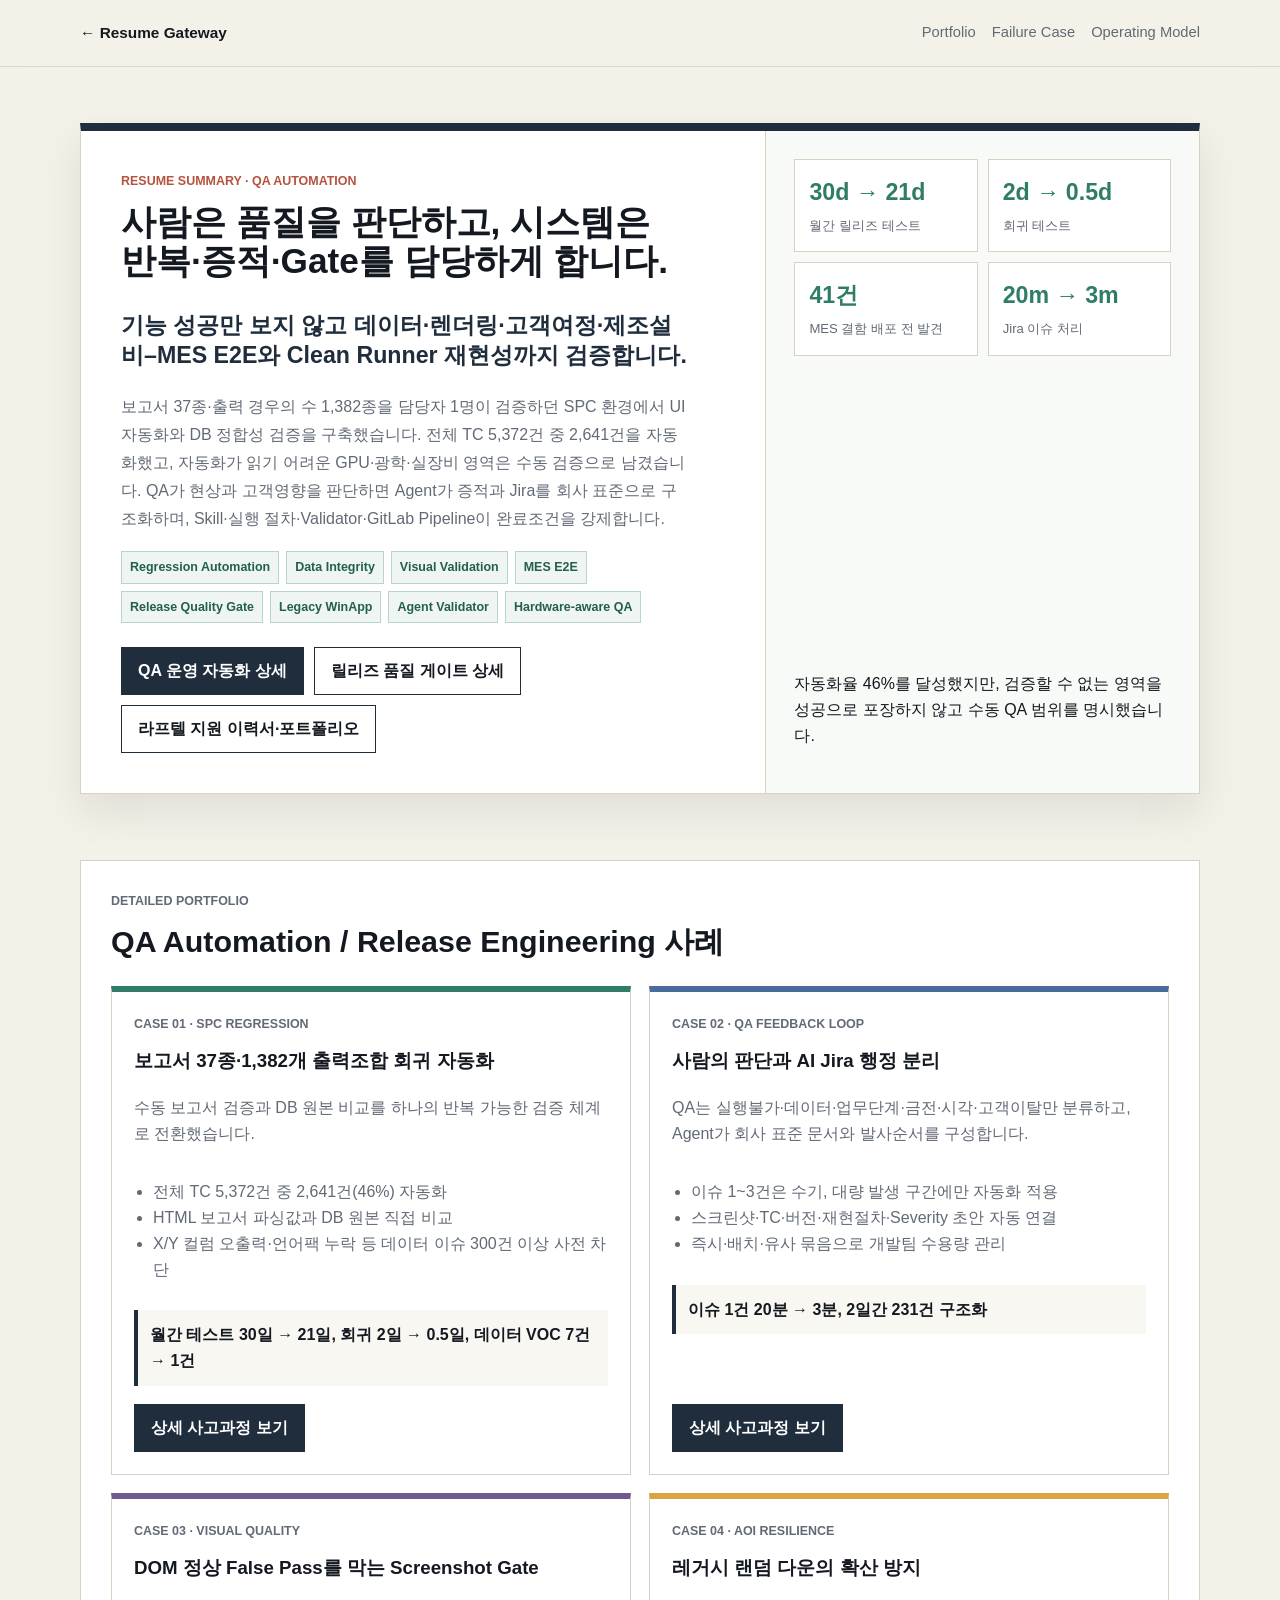
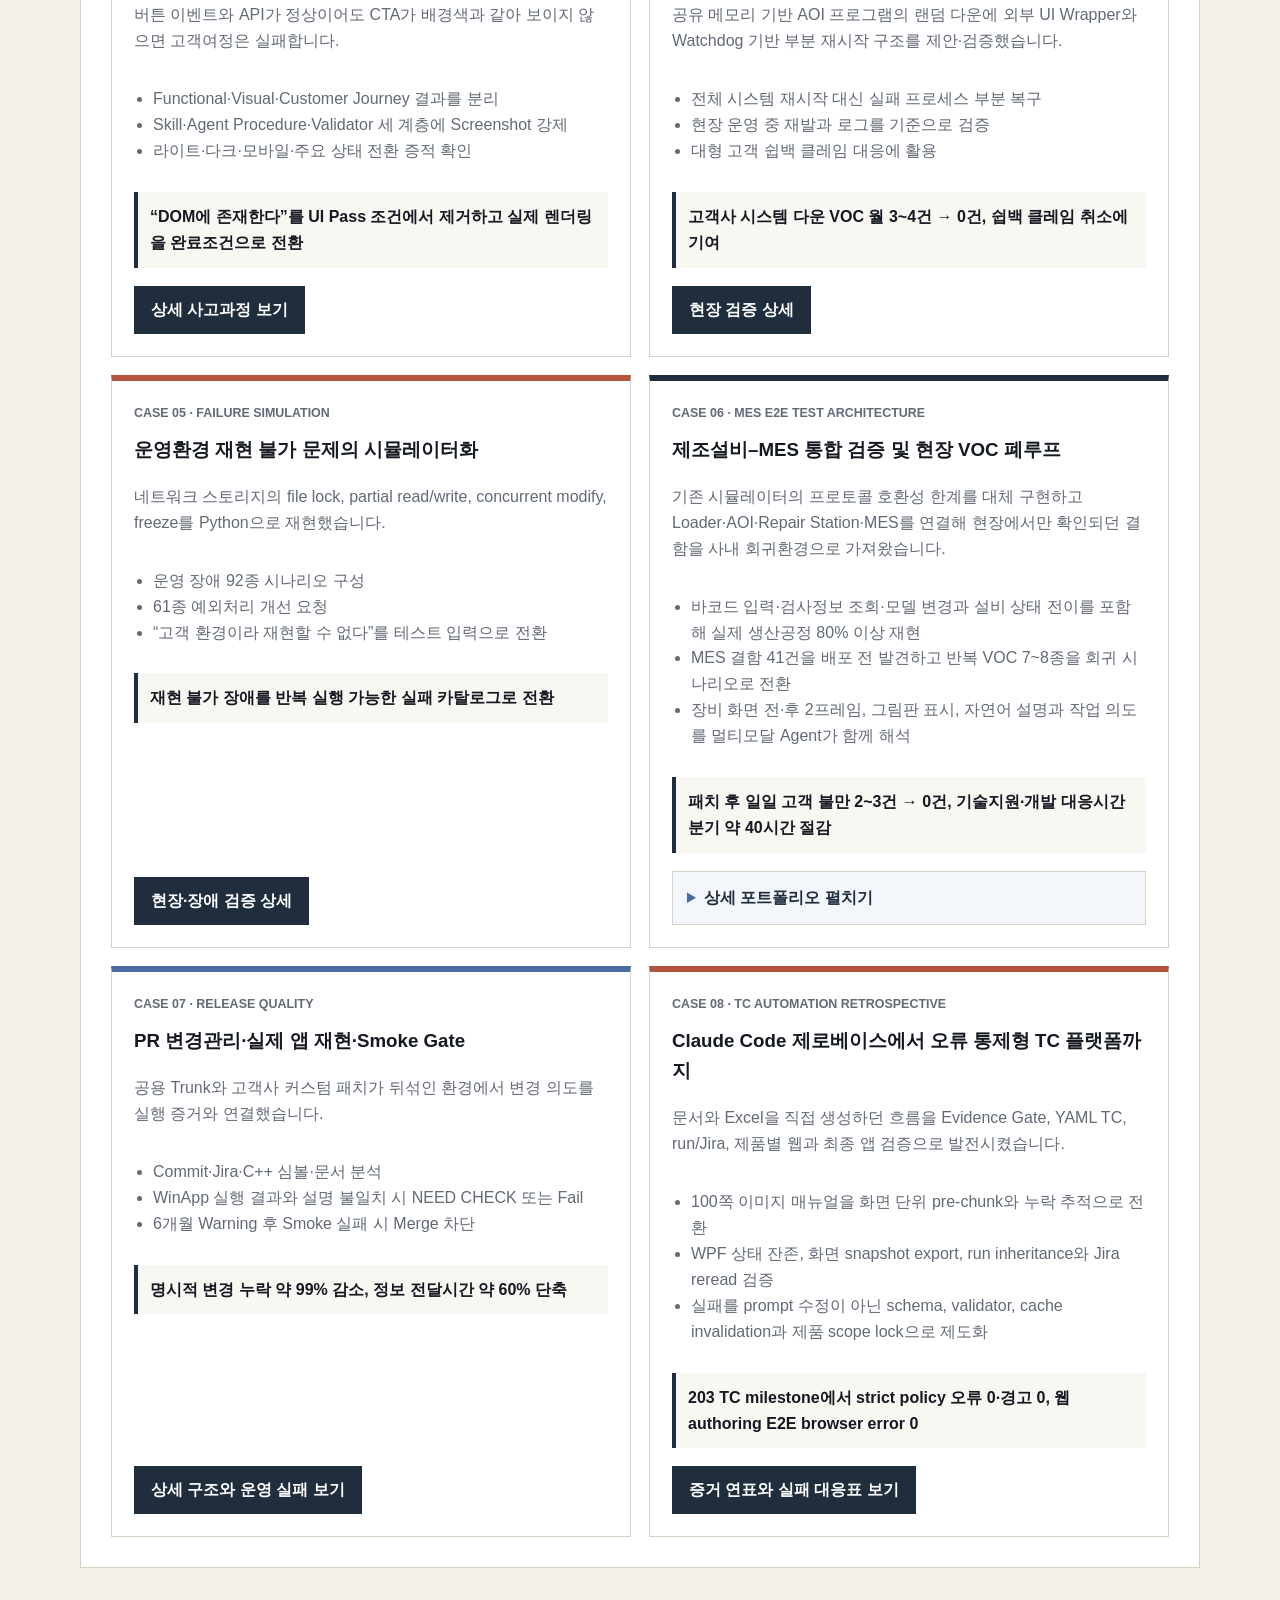
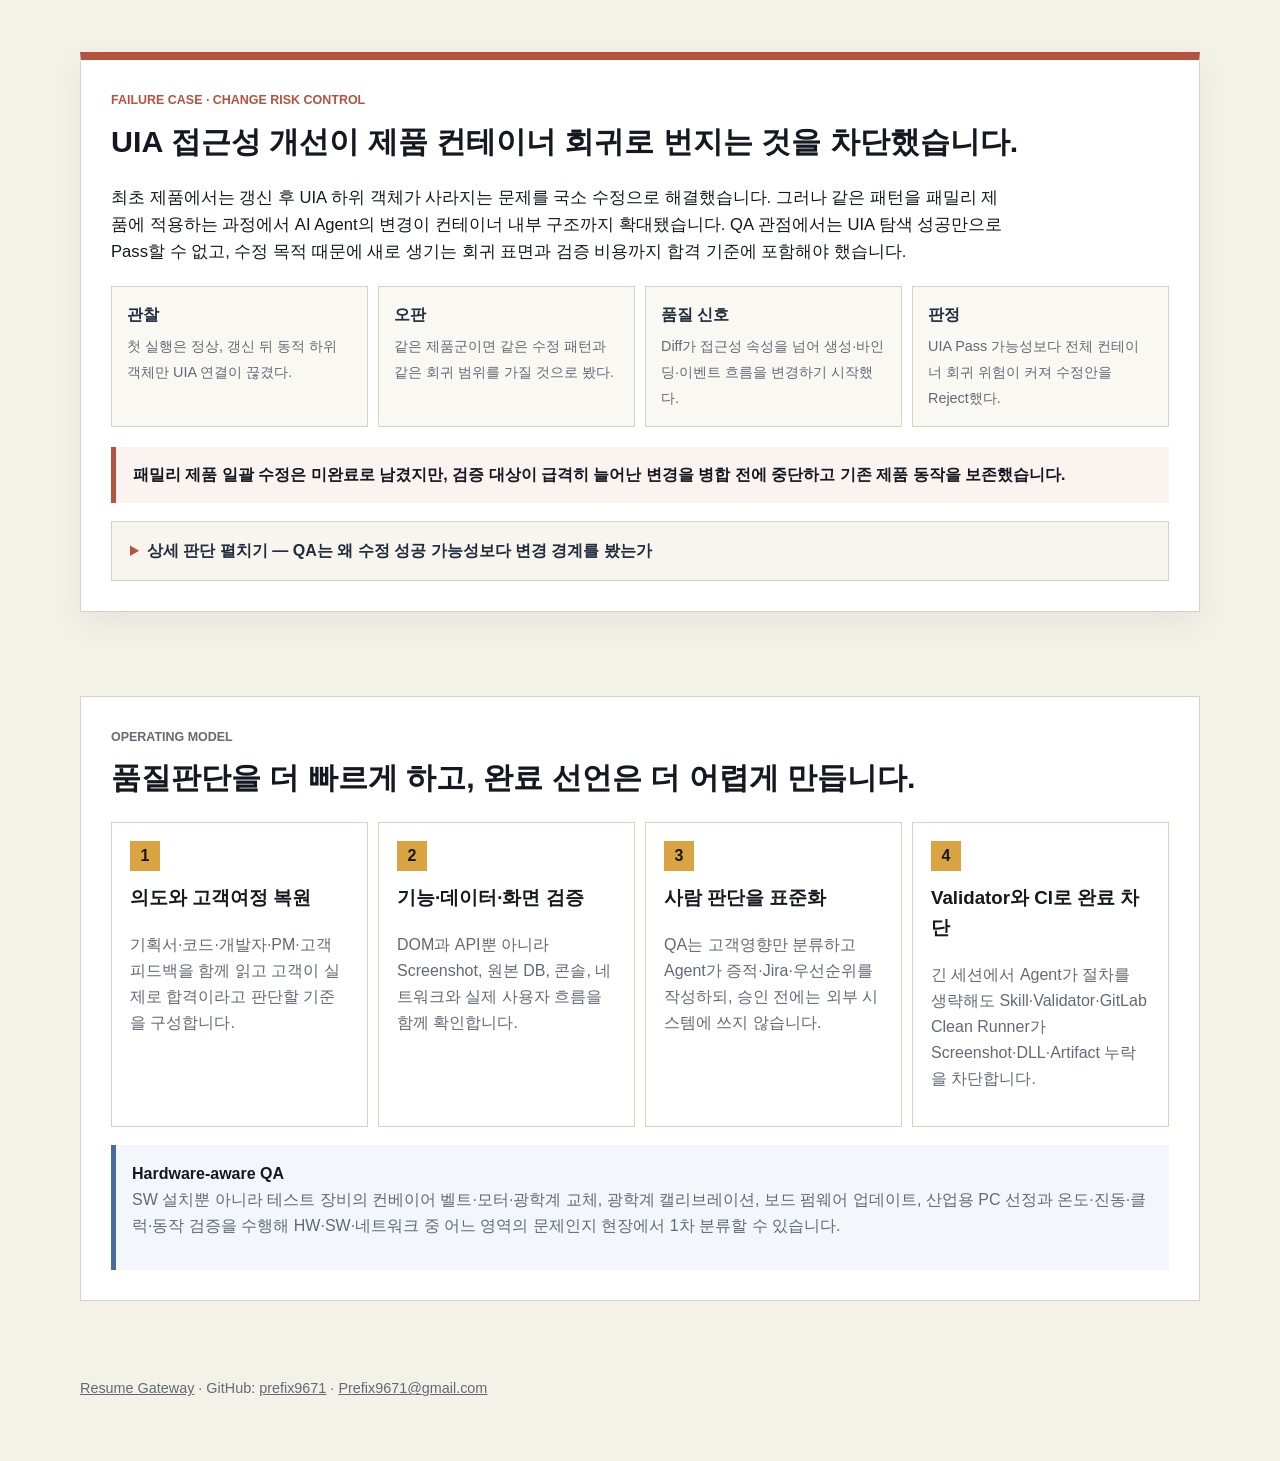
<file: resume/qa-automation.html>
<!DOCTYPE html>
<html lang="ko">
<head>
  <meta charset="utf-8">
  <meta name="viewport" content="width=device-width,initial-scale=1">
  <meta name="description" content="보고서·데이터·레거시 WinApp·실장비·MES 연동 환경에서 사람의 품질판단과 자동화·증적·CI Gate를 결합한 QA Automation / Release Engineer 포트폴리오">
  <meta name="author" content="시우 조">
  <meta property="og:title" content="QA Automation / Release Engineer · 시우 조">
  <meta property="og:description" content="기능·시각·고객여정과 제조설비–MES E2E를 함께 검증하고, 실패가 Merge와 출시를 통과하지 못하도록 Gate를 설계합니다.">
  <meta property="og:type" content="website">
  <link rel="icon" href="data:,">
  <title>QA Automation / Release Engineer · 시우 조</title>
  <style>
    :root{--paper:#f4f1e8;--sheet:#fff;--ink:#141820;--muted:#626a76;--line:#d8d2c2;--navy:#1f2d3d;--green:#2f7d66;--red:#b5533f;--gold:#d9a441;--blue:#496b9d;--purple:#6f5a8f;--shadow:0 18px 40px rgba(20,24,32,.09)}*{box-sizing:border-box}html{scroll-behavior:smooth}body{margin:0;background:var(--paper);color:var(--ink);font-family:"Pretendard","Noto Sans KR","Segoe UI",Arial,sans-serif;line-height:1.62}a{color:inherit}.site-header{position:sticky;top:0;z-index:20;border-bottom:1px solid rgba(20,24,32,.12);background:rgba(244,241,232,.92);backdrop-filter:blur(14px)}.nav,.wrap{width:min(1120px,calc(100% - 36px));margin:0 auto}.nav{display:flex;align-items:center;justify-content:space-between;min-height:66px;gap:20px}.brand{font-size:.96rem;font-weight:900;text-decoration:none}.nav-links{display:flex;flex-wrap:wrap;gap:16px;color:var(--muted);font-size:.92rem}.nav-links a{text-decoration:none}.hero{padding:56px 0 24px}.hero-sheet{display:grid;grid-template-columns:minmax(0,1.08fr) minmax(300px,.72fr);gap:34px;border:1px solid var(--line);border-top:8px solid var(--navy);background:var(--sheet);box-shadow:var(--shadow)}.hero-copy{padding:40px}.hero-side{display:flex;flex-direction:column;justify-content:space-between;gap:18px;border-left:1px solid var(--line);background:#f8faf7;padding:28px}.eyebrow{margin:0 0 12px;color:var(--red);font-size:.78rem;font-weight:900;text-transform:uppercase}h1,h2,h3,p{margin-top:0}h1{font-size:2.2rem;line-height:1.1}h2{font-size:1.9rem;line-height:1.24}.hero-statement{color:var(--navy);font-size:1.45rem;font-weight:900;line-height:1.3}.lead{color:var(--muted);line-height:1.75}.tag-row{display:flex;flex-wrap:wrap;gap:7px;margin:18px 0 24px}.tag{border:1px solid rgba(47,125,102,.28);background:rgba(47,125,102,.08);color:#245f4e;padding:5px 8px;font-size:.78rem;font-weight:800}.actions{display:flex;flex-wrap:wrap;gap:10px}.button{display:inline-flex;align-items:center;justify-content:center;min-height:44px;border:1px solid var(--navy);padding:10px 16px;font-weight:800;text-decoration:none}.button.primary{background:var(--navy);color:#fff}.button.secondary{background:#fff}.metric-grid{display:grid;grid-template-columns:repeat(2,1fr);gap:10px}.metric{border:1px solid var(--line);background:#fff;padding:14px}.metric b{display:block;color:var(--green);font-size:1.45rem}.metric span{color:var(--muted);font-size:.82rem}.section{padding:42px 0}.panel{border:1px solid var(--line);background:var(--sheet);padding:30px}.portfolio-grid{display:grid;grid-template-columns:repeat(2,minmax(0,1fr));gap:18px}.card{display:flex;flex-direction:column;border:1px solid var(--line);background:#fff;padding:22px;border-top:6px solid var(--green);min-height:390px}.card:nth-child(2){border-top-color:var(--blue)}.card:nth-child(3){border-top-color:var(--purple)}.card:nth-child(4){border-top-color:var(--gold)}.card:nth-child(5){border-top-color:var(--red)}.card:nth-child(6){border-top-color:var(--navy)}.card:nth-child(7){border-top-color:var(--blue)}.card:nth-child(8){border-top-color:var(--red)}.card p,.panel p{color:var(--muted)}.card ul{padding-left:19px;color:var(--muted)}.result{margin:12px 0 18px;border-left:4px solid var(--navy);background:#f8f7f2;padding:12px;font-weight:900}.card .button{margin-top:auto;width:fit-content}.case-details{margin-top:auto;border:1px solid var(--line);background:#fff}.case-details summary{cursor:pointer;padding:13px 14px;background:#f3f7fb;color:var(--navy);font-weight:900}.case-details summary::marker{color:var(--blue)}.case-details-body{padding:16px}.case-details-body h4{margin:16px 0 6px;color:var(--navy)}.case-details-body h4:first-child{margin-top:0}.case-details-body ul{margin-bottom:0}.operating{display:grid;grid-template-columns:repeat(4,minmax(0,1fr));gap:10px}.step{border:1px solid var(--line);background:#fff;padding:18px}.step b{display:inline-flex;width:30px;height:30px;align-items:center;justify-content:center;background:var(--gold);margin-bottom:12px}.field-strip{margin-top:18px;border-left:5px solid var(--blue);background:#f3f7fb;padding:16px}.failure-panel{border:1px solid var(--line);border-top:8px solid var(--red);background:#fff;padding:30px;box-shadow:0 12px 30px rgba(20,24,32,.06)}.failure-lead{max-width:900px;font-size:1.04rem;color:var(--ink)!important}.failure-map{display:grid;grid-template-columns:repeat(4,minmax(0,1fr));gap:10px;margin:20px 0}.failure-map div{border:1px solid var(--line);background:#faf8f3;padding:15px}.failure-map strong{display:block;margin-bottom:5px;color:var(--navy)}.failure-map span{color:var(--muted);font-size:.9rem}.failure-outcome{margin:18px 0;border-left:5px solid var(--red);background:#fbf3f0;padding:15px 17px;font-weight:900}.failure-details{margin-top:18px;border:1px solid var(--line);background:#fff}.failure-details summary{cursor:pointer;padding:16px 18px;background:#f8f4ee;color:var(--navy);font-weight:900}.failure-details summary::marker{color:var(--red)}.failure-body{padding:22px}.failure-body h3{margin-top:22px;color:var(--navy)}.failure-body h3:first-child{margin-top:0}.failure-body ul{padding-left:20px;color:var(--muted)}.decision-line{margin:16px 0;border-left:4px solid var(--gold);background:#fbfaf5;padding:14px 16px;color:var(--ink)!important;font-weight:800}.footer{padding:34px 0 46px;color:var(--muted);font-size:.9rem}@media(max-width:900px){.hero-sheet,.portfolio-grid,.operating,.failure-map{grid-template-columns:1fr}.hero-side{border-left:0;border-top:1px solid var(--line)}}@media(max-width:620px){.nav{align-items:flex-start;flex-direction:column;padding:14px 0}.hero-copy,.hero-side,.panel{padding:22px}h1{font-size:1.62rem}.hero-statement{font-size:1.16rem}.metric-grid{grid-template-columns:1fr}}
  </style>
</head>
<body>
<header class="site-header"><nav class="nav"><a class="brand" href="../index.html">← Resume Gateway</a><div class="nav-links"><a href="#portfolio">Portfolio</a><a href="#failure">Failure Case</a><a href="#model">Operating Model</a></div></nav></header>
<main>
  <section class="hero wrap"><div class="hero-sheet"><div class="hero-copy"><p class="eyebrow">Resume Summary · QA Automation</p><h1>사람은 품질을 판단하고, 시스템은 반복·증적·Gate를 담당하게 합니다.</h1><p class="hero-statement">기능 성공만 보지 않고 데이터·렌더링·고객여정·제조설비–MES E2E와 Clean Runner 재현성까지 검증합니다.</p><p class="lead">보고서 37종·출력 경우의 수 1,382종을 담당자 1명이 검증하던 SPC 환경에서 UI 자동화와 DB 정합성 검증을 구축했습니다. 전체 TC 5,372건 중 2,641건을 자동화했고, 자동화가 읽기 어려운 GPU·광학·실장비 영역은 수동 검증으로 남겼습니다. QA가 현상과 고객영향을 판단하면 Agent가 증적과 Jira를 회사 표준으로 구조화하며, Skill·실행 절차·Validator·GitLab Pipeline이 완료조건을 강제합니다.</p><div class="tag-row"><span class="tag">Regression Automation</span><span class="tag">Data Integrity</span><span class="tag">Visual Validation</span><span class="tag">MES E2E</span><span class="tag">Release Quality Gate</span><span class="tag">Legacy WinApp</span><span class="tag">Agent Validator</span><span class="tag">Hardware-aware QA</span></div><div class="actions"><a class="button primary" href="../portfolio/qa-operations.html">QA 운영 자동화 상세</a><a class="button secondary" href="../portfolio/release-quality-gate.html">릴리즈 품질 게이트 상세</a><a class="button secondary" href="https://prefix9671.github.io/laftel-qa-portfolio/">라프텔 지원 이력서·포트폴리오</a></div></div><aside class="hero-side"><div class="metric-grid"><div class="metric"><b>30d → 21d</b><span>월간 릴리즈 테스트</span></div><div class="metric"><b>2d → 0.5d</b><span>회귀 테스트</span></div><div class="metric"><b>41건</b><span>MES 결함 배포 전 발견</span></div><div class="metric"><b>20m → 3m</b><span>Jira 이슈 처리</span></div></div><p>자동화율 46%를 달성했지만, 검증할 수 없는 영역을 성공으로 포장하지 않고 수동 QA 범위를 명시했습니다.</p></aside></div></section>

  <section id="portfolio" class="section wrap"><div class="panel"><p class="eyebrow">Detailed Portfolio</p><h2>QA Automation / Release Engineering 사례</h2><div class="portfolio-grid">
    <article class="card"><p class="eyebrow">Case 01 · SPC Regression</p><h3>보고서 37종·1,382개 출력조합 회귀 자동화</h3><p>수동 보고서 검증과 DB 원본 비교를 하나의 반복 가능한 검증 체계로 전환했습니다.</p><ul><li>전체 TC 5,372건 중 2,641건(46%) 자동화</li><li>HTML 보고서 파싱값과 DB 원본 직접 비교</li><li>X/Y 컬럼 오출력·언어팩 누락 등 데이터 이슈 300건 이상 사전 차단</li></ul><div class="result">월간 테스트 30일 → 21일, 회귀 2일 → 0.5일, 데이터 VOC 7건 → 1건</div><a class="button primary" href="../portfolio/qa-operations.html#regression">상세 사고과정 보기</a></article>

    <article class="card"><p class="eyebrow">Case 02 · QA Feedback Loop</p><h3>사람의 판단과 AI Jira 행정 분리</h3><p>QA는 실행불가·데이터·업무단계·금전·시각·고객이탈만 분류하고, Agent가 회사 표준 문서와 발사순서를 구성합니다.</p><ul><li>이슈 1~3건은 수기, 대량 발생 구간에만 자동화 적용</li><li>스크린샷·TC·버전·재현절차·Severity 초안 자동 연결</li><li>즉시·배치·유사 묶음으로 개발팀 수용량 관리</li></ul><div class="result">이슈 1건 20분 → 3분, 2일간 231건 구조화</div><a class="button primary" href="../portfolio/qa-operations.html#feedback">상세 사고과정 보기</a></article>

    <article class="card"><p class="eyebrow">Case 03 · Visual Quality</p><h3>DOM 정상 False Pass를 막는 Screenshot Gate</h3><p>버튼 이벤트와 API가 정상이어도 CTA가 배경색과 같아 보이지 않으면 고객여정은 실패합니다.</p><ul><li>Functional·Visual·Customer Journey 결과를 분리</li><li>Skill·Agent Procedure·Validator 세 계층에 Screenshot 강제</li><li>라이트·다크·모바일·주요 상태 전환 증적 확인</li></ul><div class="result">“DOM에 존재한다”를 UI Pass 조건에서 제거하고 실제 렌더링을 완료조건으로 전환</div><a class="button primary" href="../portfolio/qa-operations.html#visual">상세 사고과정 보기</a></article>

    <article class="card"><p class="eyebrow">Case 04 · AOI Resilience</p><h3>레거시 랜덤 다운의 확산 방지</h3><p>공유 메모리 기반 AOI 프로그램의 랜덤 다운에 외부 UI Wrapper와 Watchdog 기반 부분 재시작 구조를 제안·검증했습니다.</p><ul><li>전체 시스템 재시작 대신 실패 프로세스 부분 복구</li><li>현장 운영 중 재발과 로그를 기준으로 검증</li><li>대형 고객 쉽백 클레임 대응에 활용</li></ul><div class="result">고객사 시스템 다운 VOC 월 3~4건 → 0건, 쉽백 클레임 취소에 기여</div><a class="button primary" href="../portfolio/qa-operations.html#field">현장 검증 상세</a></article>

    <article class="card"><p class="eyebrow">Case 05 · Failure Simulation</p><h3>운영환경 재현 불가 문제의 시뮬레이터화</h3><p>네트워크 스토리지의 file lock, partial read/write, concurrent modify, freeze를 Python으로 재현했습니다.</p><ul><li>운영 장애 92종 시나리오 구성</li><li>61종 예외처리 개선 요청</li><li>“고객 환경이라 재현할 수 없다”를 테스트 입력으로 전환</li></ul><div class="result">재현 불가 장애를 반복 실행 가능한 실패 카탈로그로 전환</div><a class="button primary" href="../portfolio/qa-operations.html#field">현장·장애 검증 상세</a></article>

    <article class="card"><p class="eyebrow">Case 06 · MES E2E Test Architecture</p><h3>제조설비–MES 통합 검증 및 현장 VOC 폐루프</h3><p>기존 시뮬레이터의 프로토콜 호환성 한계를 대체 구현하고 Loader·AOI·Repair Station·MES를 연결해 현장에서만 확인되던 결함을 사내 회귀환경으로 가져왔습니다.</p><ul><li>바코드 입력·검사정보 조회·모델 변경과 설비 상태 전이를 포함해 실제 생산공정 80% 이상 재현</li><li>MES 결함 41건을 배포 전 발견하고 반복 VOC 7~8종을 회귀 시나리오로 전환</li><li>장비 화면 전·후 2프레임, 그림판 표시, 자연어 설명과 작업 의도를 멀티모달 Agent가 함께 해석</li></ul><div class="result">패치 후 일일 고객 불만 2~3건 → 0건, 기술지원·개발 대응시간 분기 약 40시간 절감</div><details class="case-details"><summary>상세 포트폴리오 펼치기</summary><div class="case-details-body"><h4>검증환경 구축</h4><p>수정할 수 없는 기존 실행 파일 대신 규약 문서·예시 데이터·연동 코드 설명을 기준으로 웹 서버와 소켓 텔레그램 요청·응답을 구현했습니다. 이후 보드 투입 대기, 검사 중 전·후단 순서 강제, Repair Station 자리 부족, Repair Plus 상호작용 등 공정 예외를 포함하도록 확장했습니다.</p><h4>비개발자·QA 참여형 개선</h4><p>QA와 비개발자가 문제를 발견한 즉시 시뮬레이터 Agent와 상호작용해 해결안을 만들 수 있도록 장비 화면의 전·후 2개 프레임, 그림판 동그라미·화살표 표시, 자연어 현상 설명과 원래 수행하려던 작업 의도를 함께 입력했습니다. 멀티모달 Agent는 화면 변화와 업무 맥락을 해석해 시뮬레이터 수정안을 구현하고, 해결한 브랜치를 GitLab Dev에 커밋했습니다. 담당자는 개발 MES에서 바로 동작을 확인하고, 개발자는 해당 변경이 지속 가능한 구조인지 검토한 뒤 예외처리를 보강해 Main으로 병합했습니다. 즉, 단순한 문제 전달 자동화가 아니라 현장 문제를 발생 즉시 해결하고 검증 가능한 코드 변경으로 전환하는 폐루프를 구축했습니다.</p><h4>품질 Gate</h4><ul><li>Agent 변경사항은 GitLab Dev 브랜치에 반영</li><li>개발 MES와 실제 연동해 기능·메시지 순서·상태 전이 확인</li><li>책임자와 개발자가 SRP 준수, 중복 객체·컨테이너 생성, 객체 생명주기 우회, 변경 범위 확대와 회귀 위험 검토</li><li>검증과 리뷰를 통과한 변경만 Main 병합</li></ul><h4>공개 범위</h4><p>고객사명, 내부 제품명, 실제 장비 화면, 원문 통신 규약과 메시지 전문은 공개하지 않습니다.</p></div></details></article>

    <article class="card"><p class="eyebrow">Case 07 · Release Quality</p><h3>PR 변경관리·실제 앱 재현·Smoke Gate</h3><p>공용 Trunk와 고객사 커스텀 패치가 뒤섞인 환경에서 변경 의도를 실행 증거와 연결했습니다.</p><ul><li>Commit·Jira·C++ 심볼·문서 분석</li><li>WinApp 실행 결과와 설명 불일치 시 NEED CHECK 또는 Fail</li><li>6개월 Warning 후 Smoke 실패 시 Merge 차단</li></ul><div class="result">명시적 변경 누락 약 99% 감소, 정보 전달시간 약 60% 단축</div><a class="button primary" href="../portfolio/release-quality-gate.html">상세 구조와 운영 실패 보기</a></article>

    <article class="card"><p class="eyebrow">Case 08 · TC Automation Retrospective</p><h3>Claude Code 제로베이스에서 오류 통제형 TC 플랫폼까지</h3><p>문서와 Excel을 직접 생성하던 흐름을 Evidence Gate, YAML TC, run/Jira, 제품별 웹과 최종 앱 검증으로 발전시켰습니다.</p><ul><li>100쪽 이미지 매뉴얼을 화면 단위 pre-chunk와 누락 추적으로 전환</li><li>WPF 상태 잔존, 화면 snapshot export, run inheritance와 Jira reread 검증</li><li>실패를 prompt 수정이 아닌 schema, validator, cache invalidation과 제품 scope lock으로 제도화</li></ul><div class="result">203 TC milestone에서 strict policy 오류 0·경고 0, 웹 authoring E2E browser error 0</div><a class="button primary" href="../portfolio/tc-automation-evolution.html">증거 연표와 실패 대응표 보기</a></article>
  </div></div></section>

  <section id="failure" class="section wrap"><div class="failure-panel">
    <p class="eyebrow">Failure Case · Change Risk Control</p>
    <h2>UIA 접근성 개선이 제품 컨테이너 회귀로 번지는 것을 차단했습니다.</h2>
    <p class="failure-lead">최초 제품에서는 갱신 후 UIA 하위 객체가 사라지는 문제를 국소 수정으로 해결했습니다. 그러나 같은 패턴을 패밀리 제품에 적용하는 과정에서 AI Agent의 변경이 컨테이너 내부 구조까지 확대됐습니다. QA 관점에서는 UIA 탐색 성공만으로 Pass할 수 없고, 수정 목적 때문에 새로 생기는 회귀 표면과 검증 비용까지 합격 기준에 포함해야 했습니다.</p>
    <div class="failure-map"><div><strong>관찰</strong><span>첫 실행은 정상, 갱신 뒤 동적 하위 객체만 UIA 연결이 끊겼다.</span></div><div><strong>오판</strong><span>같은 제품군이면 같은 수정 패턴과 같은 회귀 범위를 가질 것으로 봤다.</span></div><div><strong>품질 신호</strong><span>Diff가 접근성 속성을 넘어 생성·바인딩·이벤트 흐름을 변경하기 시작했다.</span></div><div><strong>판정</strong><span>UIA Pass 가능성보다 전체 컨테이너 회귀 위험이 커져 수정안을 Reject했다.</span></div></div>
    <div class="failure-outcome">패밀리 제품 일괄 수정은 미완료로 남겼지만, 검증 대상이 급격히 늘어난 변경을 병합 전에 중단하고 기존 제품 동작을 보존했습니다.</div>
    <details class="failure-details"><summary>상세 판단 펼치기 — QA는 왜 수정 성공 가능성보다 변경 경계를 봤는가</summary><div class="failure-body"><h3>1. 재현과 최초 문제 정의</h3><p>아이템 리스트는 애플리케이션 첫 실행 시 UIA 트리에 정상적으로 나타났습니다. 갱신 버튼을 누른 뒤 화면에는 항목이 다시 표시됐지만, 자동화 트리에서는 컨테이너 하위 객체의 연결이 끊겼습니다.</p><p>따라서 최초 결함을 “컨테이너가 동작하지 않는다”가 아니라 “동적 객체 재생성 뒤 접근성 객체 생명주기가 복원되지 않는다”로 정의했습니다. 첫 제품에서는 연결 복구와 동적 버튼의 <code>Name</code> 부여만으로 해결했고, 최초 실행·갱신·반복 갱신·Name 기반 탐색을 확인했습니다.</p><h3>2. 실패한 가설</h3><p>패밀리 제품의 UI와 기능이 비슷하므로 같은 수정이 작은 회귀 범위로 적용될 것이라 가정했습니다. 하지만 다른 제품은 컨테이너 구성, 하위 객체 생성 순서, 바인딩과 이벤트 연결 방식이 달랐습니다.</p><p class="decision-line">실패는 “AI가 코드를 못 만들었다”가 아니라, 제품 간 구조가 같다는 가설을 검증하기 전에 수정부터 확장한 데 있었습니다.</p><h3>3. Diff에서 발견한 품질 위험</h3><p>AI Agent는 UIA 결과를 맞추기 위해 컨테이너 내부 구현을 넓게 변경하기 시작했습니다. 이 시점부터 검증 대상은 접근성 트리만이 아니었습니다.</p><ul><li>갱신 전후 데이터와 선택 상태가 유지되는가</li><li>바인딩 갱신 순서와 이벤트 중복 호출이 달라지지 않는가</li><li>기존 클릭·선택·스크롤·필터 동작이 유지되는가</li><li>반복 갱신 시 객체 누수나 성능 저하가 생기지 않는가</li><li>같은 컨테이너를 공유하는 다른 화면에 영향이 없는가</li></ul><p>UIA 자동화 한 항목을 통과시키기 위해 제품 컨테이너 전체를 재검증해야 하는 상태가 됐습니다. 수정의 효과보다 재검증 비용과 미탐 회귀 위험이 커졌습니다.</p><h3>4. Reject 기준</h3><p>코드가 컴파일되고 UIA 객체가 다시 보일 가능성만으로 승인하지 않았습니다. 원래 결함의 책임 범위와 실제 수정 책임 범위를 비교했습니다.</p><ul><li>원래 책임 범위: 갱신 후 하위 객체의 UIA 연결과 식별자</li><li>확대된 책임 범위: 컨테이너 생성, 상태, 데이터 바인딩, 이벤트 생명주기</li></ul><p class="decision-line">테스트 대상이 수정 목적보다 훨씬 커지는 순간, 그것은 작은 버그 수정이 아니라 별도 리팩터링 프로젝트입니다. 같은 티켓과 같은 승인 기준으로 진행하면 안 됩니다.</p><p>작업을 긴급 취소하고 확장 Diff를 폐기했습니다. 최초 제품의 국소 수정은 유지하되, 패밀리 제품은 제품별 구조와 테스트 범위를 다시 정의하기 전까지 보류했습니다.</p><h3>5. 다음 재시도에 필요한 QA Gate</h3><ul><li><strong>UIA Tree Baseline:</strong> 최초 실행·갱신·반복 갱신의 하위 객체 수, Name, 탐색 경로를 비교합니다.</li><li><strong>기능 회귀:</strong> 선택·클릭·스크롤·필터·데이터 갱신을 UIA 결과와 별도로 검증합니다.</li><li><strong>변경 범위 검토:</strong> 접근성 수정이 바인딩·이벤트·데이터 모델을 건드리면 별도 승인으로 분리합니다.</li><li><strong>단일 컨테이너 Canary:</strong> 제품군 일괄 적용 전에 한 화면과 한 갱신 경로에서 반복 검증합니다.</li><li><strong>장시간 검증:</strong> 반복 갱신에 따른 메모리, 객체 수, 응답시간 변화를 확인합니다.</li></ul><h3>6. 이 실패가 보여주는 QA 역량</h3><p>QA의 역할은 결함을 재현하거나 수정 결과가 한 번 동작하는지 확인하는 데서 끝나지 않습니다. 수정 목적, 변경 폭, 회귀 표면, 검증 가능성을 함께 보고 “이 해결책을 제품에 받아들여도 되는가”를 판정해야 합니다. 이번 사례에서는 미완료를 인정하고 Reject하는 것이 품질 측면의 성공이었습니다.</p></div></details>
  </div></section>

  <section id="model" class="section wrap"><div class="panel"><p class="eyebrow">Operating Model</p><h2>품질판단을 더 빠르게 하고, 완료 선언은 더 어렵게 만듭니다.</h2><div class="operating"><article class="step"><b>1</b><h3>의도와 고객여정 복원</h3><p>기획서·코드·개발자·PM·고객 피드백을 함께 읽고 고객이 실제로 합격이라고 판단할 기준을 구성합니다.</p></article><article class="step"><b>2</b><h3>기능·데이터·화면 검증</h3><p>DOM과 API뿐 아니라 Screenshot, 원본 DB, 콘솔, 네트워크와 실제 사용자 흐름을 함께 확인합니다.</p></article><article class="step"><b>3</b><h3>사람 판단을 표준화</h3><p>QA는 고객영향만 분류하고 Agent가 증적·Jira·우선순위를 작성하되, 승인 전에는 외부 시스템에 쓰지 않습니다.</p></article><article class="step"><b>4</b><h3>Validator와 CI로 완료 차단</h3><p>긴 세션에서 Agent가 절차를 생략해도 Skill·Validator·GitLab Clean Runner가 Screenshot·DLL·Artifact 누락을 차단합니다.</p></article></div><div class="field-strip"><strong>Hardware-aware QA</strong><p>SW 설치뿐 아니라 테스트 장비의 컨베이어 벨트·모터·광학계 교체, 광학계 캘리브레이션, 보드 펌웨어 업데이트, 산업용 PC 선정과 온도·진동·클럭·동작 검증을 수행해 HW·SW·네트워크 중 어느 영역의 문제인지 현장에서 1차 분류할 수 있습니다.</p></div></div></section>
</main>
<footer class="footer wrap"><p><a href="../index.html">Resume Gateway</a> · GitHub: <a href="https://github.com/prefix9671">prefix9671</a> · <a href="mailto:Prefix9671@gmail.com">Prefix9671@gmail.com</a></p></footer>
</body>
</html>
</file>
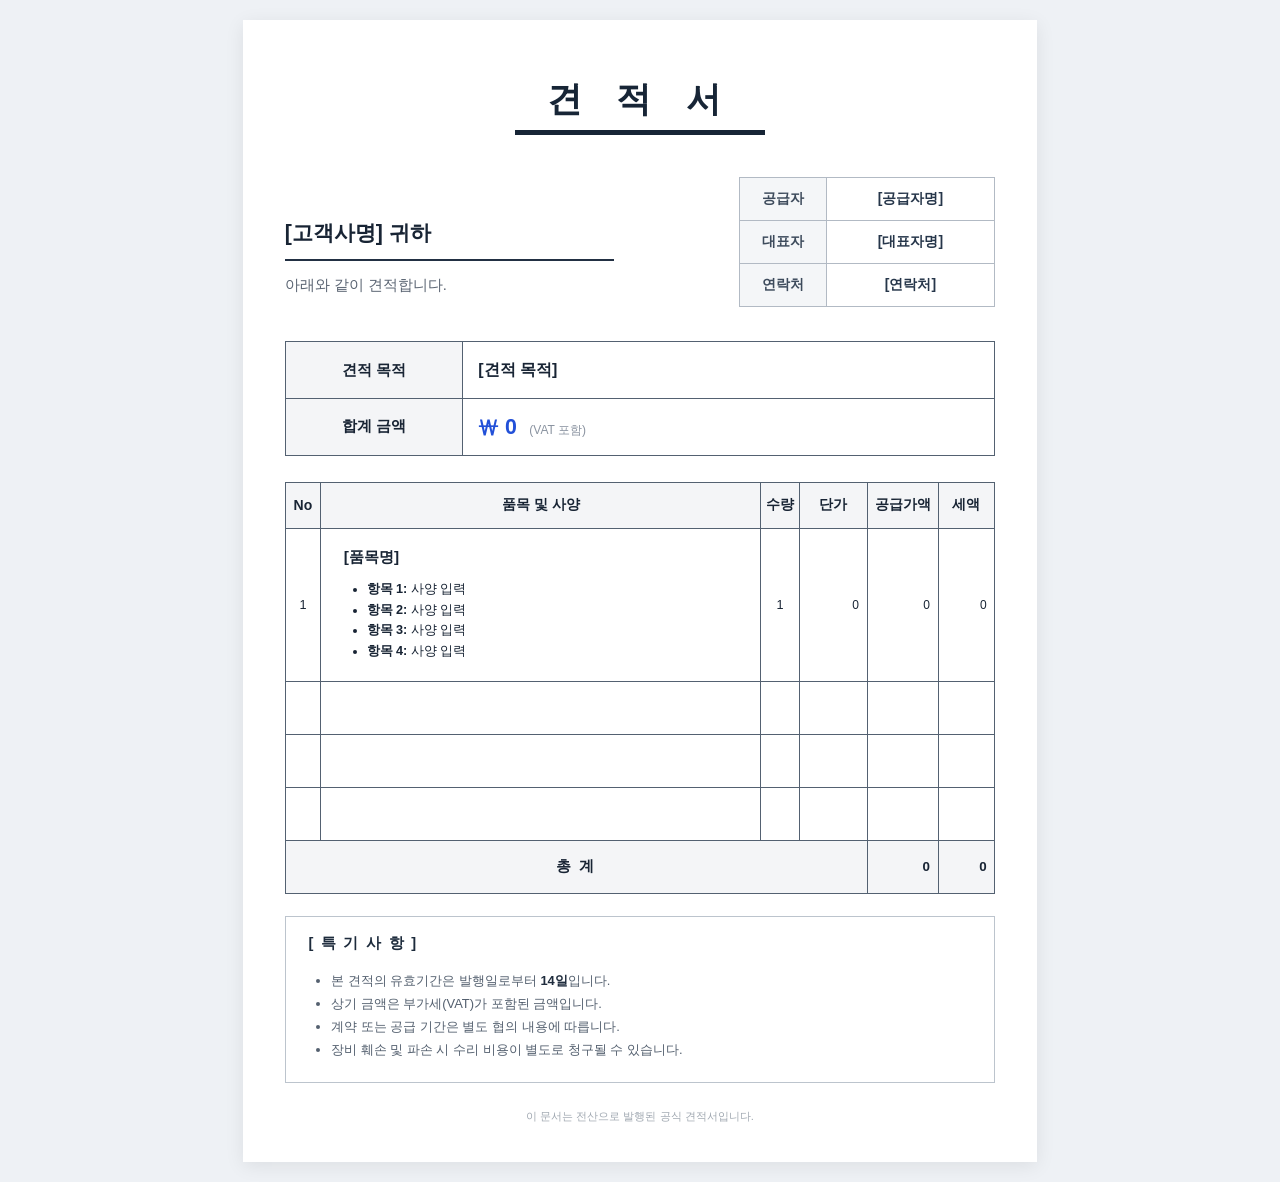
<file: templates/quotation-template.html>
<!DOCTYPE html>
<html lang="ko">
<head>
<meta charset="utf-8">
<meta name="viewport" content="width=device-width, initial-scale=1">
<title>견적서 템플릿</title>
<style>
  @page { size: A4; margin: 0; }
  * { box-sizing: border-box; }
  html, body { margin:0; padding:0; background:#fff; }
  body {
    font-family: "Noto Sans KR","Noto Sans CJK KR","NanumGothic",Arial,sans-serif;
    color:#182434;
    -webkit-print-color-adjust: exact;
    print-color-adjust: exact;
  }
  .page {
    width:210mm;
    min-height:297mm;
    margin:0 auto;
    padding:12mm 11mm 10mm;
    position:relative;
    background:#fff;
  }
  .title {
    text-align:center;
    font-size:26pt;
    font-weight:800;
    letter-spacing:.36em;
    margin:3mm 0 2mm;
    color:#172536;
  }
  .title-line {
    width:66mm;
    border-bottom:1.5mm solid #172536;
    margin:0 auto 11mm;
  }
  .top {
    display:grid;
    grid-template-columns:1.42fr .9fr;
    column-gap:13mm;
    align-items:start;
  }
  .recipient { padding-top:11mm; }
  .recipient .name {
    font-size:16pt;
    font-weight:800;
    display:inline-block;
    padding-bottom:3mm;
    border-bottom:.7mm solid #223043;
    min-width:87mm;
  }
  .recipient .desc {
    font-size:11pt;
    color:#5b6573;
    margin-top:4mm;
  }
  .supplier, .summary, .items {
    border-collapse:collapse;
    width:100%;
  }
  .supplier { font-size:10.5pt; }
  .supplier td {
    border:.25mm solid #b2bac4;
    padding:3.2mm 3mm;
    text-align:center;
    height:11mm;
  }
  .supplier td:first-child {
    width:34%;
    background:#f4f6f8;
    font-weight:700;
    color:#3d4b5c;
  }
  .supplier td:last-child {
    font-weight:600;
    color:#26364a;
  }
  .summary {
    margin-top:9mm;
    font-size:11pt;
  }
  .summary td {
    border:.28mm solid #536171;
    height:15mm;
    padding:3mm 4mm;
  }
  .summary .label {
    width:25%;
    background:#f4f5f7;
    text-align:center;
    font-weight:800;
    font-size:11.5pt;
  }
  .summary .value {
    font-weight:700;
    font-size:12pt;
  }
  .summary .amount {
    color:#2250d8;
    font-size:16pt;
    font-weight:900;
    letter-spacing:.02em;
  }
  .summary .vat {
    font-size:9pt;
    color:#8a93a0;
    font-weight:500;
    margin-left:2mm;
  }
  .items {
    margin-top:7mm;
    font-size:9.5pt;
    table-layout:fixed;
  }
  .items th, .items td { border:.28mm solid #536171; }
  .items th {
    height:12mm;
    background:#f4f5f7;
    font-size:10.5pt;
    font-weight:800;
    text-align:center;
  }
  .items .col-no { width:5%; }
  .items .col-spec { width:62%; }
  .items .col-qty { width:5.5%; }
  .items .col-unit { width:9.5%; }
  .items .col-supply { width:10%; }
  .items .col-tax { width:8%; }
  .mainrow td { min-height:47mm; vertical-align:middle; }
  .center { text-align:center; }
  .spec { padding:5mm 6mm; vertical-align:top !important; }
  .spec .headline {
    font-size:11.5pt;
    font-weight:900;
    margin-bottom:2.7mm;
  }
  .spec ul {
    margin:0;
    padding-left:6mm;
    line-height:1.65;
  }
  .spec strong { font-weight:900; }
  .num {
    text-align:right;
    padding-right:2mm;
    white-space:nowrap;
    font-size:9pt;
  }
  .blank td { height:14mm; }
  .total td {
    height:14mm;
    background:#f4f5f7;
    font-weight:800;
    font-size:10pt;
  }
  .total-label {
    text-align:center;
    font-size:11pt !important;
    letter-spacing:.16em;
  }
  .notes {
    border:.25mm solid #bcc4cd;
    margin-top:6mm;
    padding:4.5mm 6mm 4mm;
    color:#54606f;
    font-size:9.7pt;
    min-height:44mm;
  }
  .notes .head {
    font-size:11pt;
    color:#1d2b3c;
    font-weight:900;
    letter-spacing:.12em;
    margin-bottom:4mm;
  }
  .notes ul {
    margin:0;
    padding-left:6mm;
    line-height:1.8;
  }
  .notes strong { color:#1f2c3d; font-weight:900; }
  .footer {
    text-align:center;
    color:#a0a8b1;
    font-size:8.5pt;
    margin-top:7mm;
  }
  @media screen {
    body { background:#eef1f5; padding:20px 0; }
    .page { box-shadow:0 4px 18px rgba(0,0,0,.08); }
  }
  @media print {
    body { background:#fff; }
    .page { margin:0; box-shadow:none; }
  }
</style>
</head>
<body>
<div class="page">
  <div class="title">견 적 서</div>
  <div class="title-line"></div>

  <div class="top">
    <div class="recipient">
      <div class="name" id="recipientName"></div>
      <div class="desc" id="introText"></div>
    </div>
    <table class="supplier">
      <tr><td>공급자</td><td id="supplierName"></td></tr>
      <tr><td>대표자</td><td id="supplierRepresentative"></td></tr>
      <tr><td>연락처</td><td id="supplierContact"></td></tr>
    </table>
  </div>

  <table class="summary">
    <tr>
      <td class="label">견적 목적</td>
      <td class="value" id="quotePurpose"></td>
    </tr>
    <tr>
      <td class="label">합계 금액</td>
      <td class="value">
        <span class="amount" id="grandTotal"></span>
        <span class="vat" id="vatLabel"></span>
      </td>
    </tr>
  </table>

  <table class="items">
    <colgroup>
      <col class="col-no"><col class="col-spec"><col class="col-qty"><col class="col-unit"><col class="col-supply"><col class="col-tax">
    </colgroup>
    <thead>
      <tr>
        <th>No</th><th>품목 및 사양</th><th>수량</th><th>단가</th><th>공급가액</th><th>세액</th>
      </tr>
    </thead>
    <tbody id="itemsBody"></tbody>
    <tfoot>
      <tr class="total">
        <td colspan="4" class="total-label">총 계</td>
        <td class="num" id="totalSupply"></td>
        <td class="num" id="totalTax"></td>
      </tr>
    </tfoot>
  </table>

  <div class="notes">
    <div class="head">[ 특 기 사 항 ]</div>
    <ul id="notesList"></ul>
  </div>

  <div class="footer" id="footerText"></div>
</div>

<script>
/*
 * 재사용 방법:
 * 아래 QUOTE 객체만 수정하면 견적서 전체가 갱신됩니다.
 * 금액은 숫자로 입력하세요. VAT 10% 기준이면 taxRate: 0.1 사용.
 */
const QUOTE = {
  recipient: {
    name: "[고객사명] 귀하",
    intro: "아래와 같이 견적합니다."
  },
  supplier: {
    name: "[공급자명]",
    representative: "[대표자명]",
    contact: "[연락처]"
  },
  purpose: "[견적 목적]",
  currencySymbol: "₩",
  vatIncludedLabel: "(VAT 포함)",
  taxRate: 0.10,
  items: [
    {
      name: "[품목명]",
      specs: [
        ["항목 1", "사양 입력"],
        ["항목 2", "사양 입력"],
        ["항목 3", "사양 입력"],
        ["항목 4", "사양 입력"]
      ],
      qty: 1,
      unitPrice: 0
    }
  ],
  notes: [
    "본 견적의 유효기간은 발행일로부터 <strong>14일</strong>입니다.",
    "상기 금액은 부가세(VAT)가 포함된 금액입니다.",
    "계약 또는 공급 기간은 별도 협의 내용에 따릅니다.",
    "장비 훼손 및 파손 시 수리 비용이 별도로 청구될 수 있습니다."
  ],
  blankRows: 3,
  footer: "이 문서는 전산으로 발행된 공식 견적서입니다."
};

const fmt = n => Number(n || 0).toLocaleString("ko-KR");
const money = n => `${QUOTE.currencySymbol} ${fmt(n)}`;
const esc = v => String(v ?? "")
  .replaceAll("&","&amp;")
  .replaceAll("<","&lt;")
  .replaceAll(">","&gt;")
  .replaceAll('"',"&quot;")
  .replaceAll("'","&#039;");

document.getElementById("recipientName").textContent = QUOTE.recipient.name;
document.getElementById("introText").textContent = QUOTE.recipient.intro;
document.getElementById("supplierName").textContent = QUOTE.supplier.name;
document.getElementById("supplierRepresentative").textContent = QUOTE.supplier.representative;
document.getElementById("supplierContact").textContent = QUOTE.supplier.contact;
document.getElementById("quotePurpose").textContent = QUOTE.purpose;
document.getElementById("vatLabel").textContent = QUOTE.vatIncludedLabel;
document.getElementById("footerText").textContent = QUOTE.footer;

let totalSupply = 0;
let totalTax = 0;
const body = document.getElementById("itemsBody");

QUOTE.items.forEach((item, index) => {
  const supply = Number(item.qty || 0) * Number(item.unitPrice || 0);
  const tax = Math.round(supply * Number(QUOTE.taxRate || 0));
  totalSupply += supply;
  totalTax += tax;

  const specs = (item.specs || []).map(([label, value]) =>
    `<li><strong>${esc(label)}:</strong> ${esc(value)}</li>`
  ).join("");

  const tr = document.createElement("tr");
  tr.className = "mainrow";
  tr.innerHTML = `
    <td class="center">${index + 1}</td>
    <td class="spec">
      <div class="headline">${esc(item.name)}</div>
      <ul>${specs}</ul>
    </td>
    <td class="center">${fmt(item.qty)}</td>
    <td class="num">${fmt(item.unitPrice)}</td>
    <td class="num">${fmt(supply)}</td>
    <td class="num">${fmt(tax)}</td>
  `;
  body.appendChild(tr);
});

for (let i = 0; i < Number(QUOTE.blankRows || 0); i++) {
  const tr = document.createElement("tr");
  tr.className = "blank";
  tr.innerHTML = "<td></td><td></td><td></td><td></td><td></td><td></td>";
  body.appendChild(tr);
}

document.getElementById("totalSupply").textContent = fmt(totalSupply);
document.getElementById("totalTax").textContent = fmt(totalTax);
document.getElementById("grandTotal").textContent = money(totalSupply + totalTax);
document.getElementById("notesList").innerHTML = QUOTE.notes.map(note => `<li>${note}</li>`).join("");
</script>
</body>
</html>
</file>
